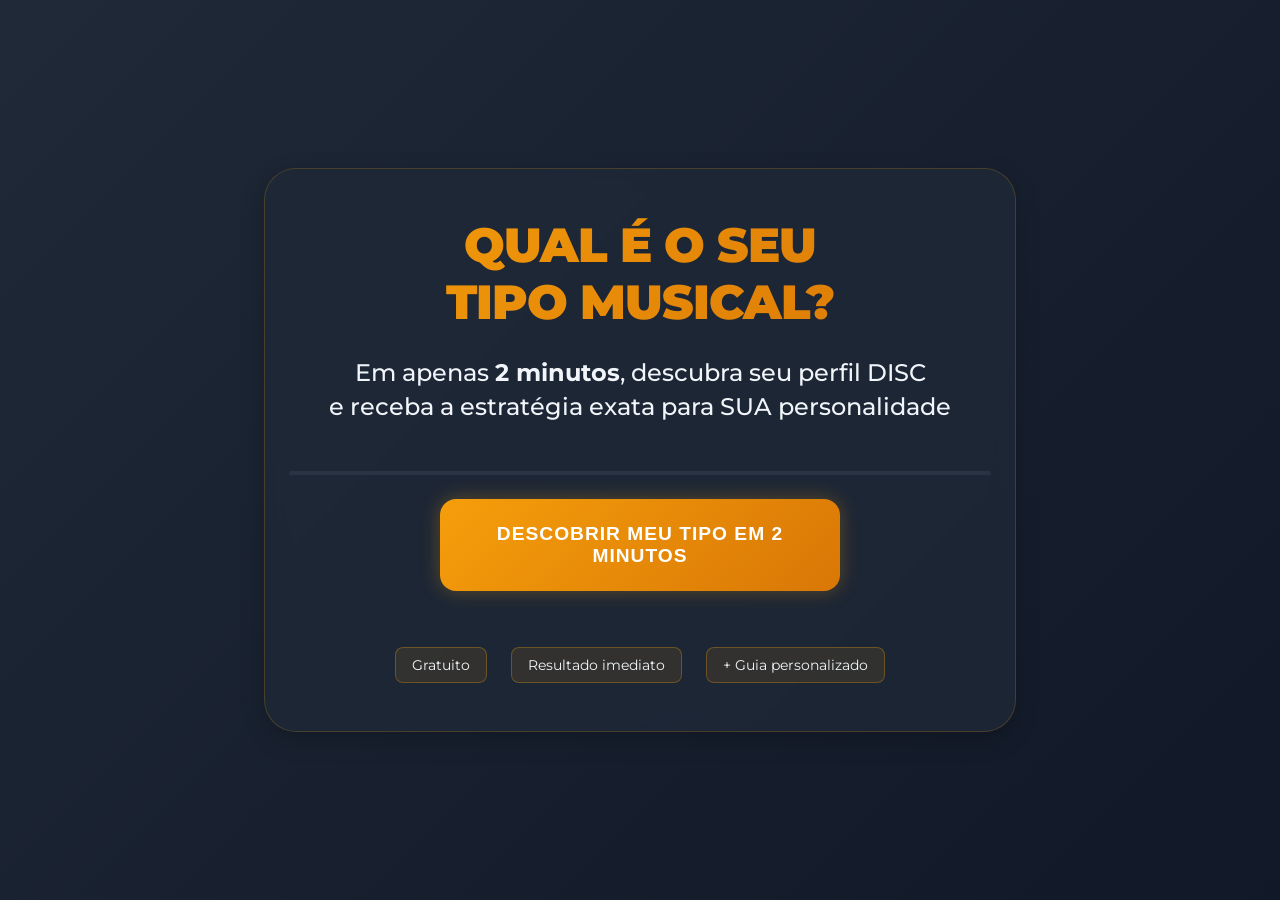
<file: index.html>
<!--
═══════════════════════════════════════════════════════════════════════════════════════════════════════
                                     MAESTRO PALCO - QUIZ DISC 
                                   Quiz de Personalidade Musical
═══════════════════════════════════════════════════════════════════════════════════════════════════════

🎯 FLUXO ATUALIZADO:
   1. Quiz de 4 perguntas DISC
   2. Resultado personalizado (interno)
   3. Redirecionamento DIRETO para página de captura
   4. SEM webhook n8n - redirecionamento JavaScript puro

🔗 PÁGINAS DE CAPTURA:
   - Tipo D: https://leads-alto-d-maestro-palco.rota50ia.com
   - Tipo I: https://leads-alto-i-maestro-palco.rota50ia.com  
   - Tipo S: https://leads-alto-s-maestro-palco.rota50ia.com
   - Tipo C: https://leads-alto-c-maestro-palco.rota50ia.com

🔧 FUNCIONALIDADES:
   ✅ Quiz DISC de 4 perguntas com validação obrigatória
   ✅ 4 resultados personalizados (Conquistador, Conectado, Construtor, Estrategista)
   ✅ Tracking completo: Facebook Pixel + Google Analytics + Google Ads
   ✅ Redirecionamento DIRETO sem webhook
   ✅ Prevenção de abandono + UX otimizada
   ✅ Design system MAESTRO completo
   ✅ Responsivo mobile-first

🚀 TRACKING IMPLEMENTADO:
   - Facebook Pixel com eventos personalizados por tipo DISC
   - Google Analytics com parâmetros de personalidade
   - Google Ads com conversões segmentadas
   - Tempo de resposta por pergunta
   - Predição neurológica baseada em velocidade
   - Lead generation com valores personalizados

━━━━━━━━━━━━━━━━━━━━━━━━━━━━━━━━━━━━━━━━━━━━━━━━━━━━━━━━━━━━━━━━━━━━━━━━━━━━━━━━
-->
<html lang="pt-BR">
<head>
    <meta charset="UTF-8">
    <meta name="viewport" content="width=device-width, initial-scale=1.0">
    <title>Quiz DISC Musical - Maestro Palco</title>
    
    <!-- Meta Tags SEO -->
    <meta name="description" content="Descubra sua personalidade musical em 2 minutos. Quiz DISC personalizado para músicos com estratégia específica para seu perfil.">
    <meta name="keywords" content="quiz musical, personalidade musical, DISC, músico, carreira musical">
    <meta name="author" content="Maestro Palco">
    
    <!-- Open Graph -->
    <meta property="og:title" content="Quiz DISC Musical - Descubra Sua Personalidade em 2 Minutos">
    <meta property="og:description" content="Em 2 minutos: seu perfil + a estratégia exata para SUA personalidade musical">
    <meta property="og:type" content="website">
    <meta property="og:url" content="https://maestropalco.rota50ia.com/quiz">
    
    <!-- Fonts - MAESTRO Brandbook -->
    <link rel="preconnect" href="https://fonts.googleapis.com">
    <link rel="preconnect" href="https://fonts.gstatic.com" crossorigin>
    <link href="https://fonts.googleapis.com/css2?family=Montserrat:wght@300;400;500;600;700;900&family=JetBrains+Mono:wght@400;500&display=swap" rel="stylesheet">
    
    <style>
        /* ══════════════════════════════════════════════
           MAESTRO DESIGN TOKENS (CSS Custom Properties)
           Filosofia Visual: Podium Stage - BRANDBOOK OFICIAL
        ══════════════════════════════════════════════ */
        :root {
            /* === CORES PRIMÁRIAS - MAESTRO BRANDBOOK === */
            --color-primary: #D97706; /* Amber 600 - Tom principal */
            --color-secondary: #1F2937; /* Gray 800 - Contraste */
            --color-accent: #F59E0B; /* Amber 500 - Destaque */
            
            /* === PALETA DE PERSONALIDADES DISC (NEUROLÓGICA) === */
            --color-d: #DC2626; /* Red 600 - Dominante/Conquistador (Adrenalina) */
            --color-i: #EA580C; /* Orange 600 - Influente/Conectado (Dopamina) */
            --color-s: #FACC15; /* Yellow 400 - Estável/Construtor (Serotonina) */
            --color-c: #3B82F6; /* Blue 500 - Consciencioso/Estrategista (Competência) */
            
            /* === GRAYSCALE === */
            --color-dark: #0F172A; /* Slate 900 */
            --color-medium: #475569; /* Slate 600 */
            --color-light: #F1F5F9; /* Slate 100 */
            --color-white: #FFFFFF;
            
            /* === GRADIENTES === */
            --gradient-gold: linear-gradient(135deg, #F59E0B, #D97706);
            --gradient-dark: linear-gradient(135deg, #1F2937, #111827);
            
            /* === TIPOGRAFIA === */
            --font-family-primary: 'Montserrat', sans-serif;
            --font-family-mono: 'JetBrains Mono', monospace;
            
            --font-weight-light: 300;
            --font-weight-regular: 400;
            --font-weight-medium: 500;
            --font-weight-semibold: 600;
            --font-weight-bold: 700;
            --font-weight-black: 900;
            
            /* === ESPAÇAMENTOS === */
            --spacing-xs: 0.25rem; /* 4px */
            --spacing-sm: 0.5rem;  /* 8px */
            --spacing-md: 1rem;    /* 16px */
            --spacing-lg: 1.5rem;  /* 24px */
            --spacing-xl: 2rem;    /* 32px */
            --spacing-2xl: 3rem;   /* 48px */
            --spacing-3xl: 4rem;   /* 64px */
            
            /* === BORDAS === */
            --border-radius-sm: 8px;
            --border-radius-md: 16px;
            --border-radius-lg: 24px;
            --border-radius-xl: 32px;
            
            /* === SOMBRAS === */
            --shadow-sm: 0 2px 4px rgba(0, 0, 0, 0.1);
            --shadow-md: 0 4px 12px rgba(0, 0, 0, 0.15);
            --shadow-lg: 0 8px 24px rgba(0, 0, 0, 0.2);
            --shadow-glow: 0 0 20px rgba(245, 158, 11, 0.3);
        }
        
        /* === BASE STYLES === */
        * {
            margin: 0;
            padding: 0;
            box-sizing: border-box;
        }
        
        body {
            font-family: var(--font-family-primary);
            background: var(--gradient-dark);
            color: var(--color-white);
            min-height: 100vh;
            display: flex;
            align-items: center;
            justify-content: center;
        }
        
        .container {
            width: 100%;
            max-width: 800px;
            margin: 0 auto;
            padding: var(--spacing-lg);
            position: relative;
        }
        
        /* === QUIZ SCREENS === */
        .quiz-screen {
            display: none;
            text-align: center;
            padding: var(--spacing-2xl) var(--spacing-lg);
            background: rgba(31, 41, 55, 0.8);
            backdrop-filter: blur(10px);
            border-radius: var(--border-radius-xl);
            border: 1px solid rgba(245, 158, 11, 0.2);
            box-shadow: var(--shadow-lg);
        }
        
        .quiz-screen.active {
            display: block;
            animation: fadeInUp 0.6s ease both;
        }
        
        /* === INTRO SCREEN === */
        .intro-title {
            font-size: 3rem;
            font-weight: var(--font-weight-black);
            background: var(--gradient-gold);
            -webkit-background-clip: text;
            -webkit-text-fill-color: transparent;
            background-clip: text;
            margin-bottom: var(--spacing-lg);
            line-height: 1.2;
            text-transform: uppercase;
            letter-spacing: -1px;
        }
        
        .intro-subtitle {
            font-size: 1.5rem;
            color: var(--color-light);
            margin-bottom: var(--spacing-2xl);
            font-weight: var(--font-weight-medium);
            line-height: 1.4;
        }
        
        .cta-button {
            background: var(--gradient-gold);
            color: var(--color-white);
            font-weight: var(--font-weight-bold);
            font-size: 1.2rem;
            padding: var(--spacing-lg) var(--spacing-2xl);
            border: none;
            border-radius: var(--border-radius-md);
            cursor: pointer;
            transition: all 0.3s ease;
            text-transform: uppercase;
            letter-spacing: 1px;
            margin-bottom: var(--spacing-xl);
            width: 100%;
            max-width: 400px;
            box-shadow: var(--shadow-glow);
        }
        
        .cta-button:hover {
            transform: translateY(-2px);
            box-shadow: 0 6px 20px rgba(245, 158, 11, 0.4);
        }
        
        .benefits {
            display: flex;
            justify-content: center;
            gap: var(--spacing-lg);
            flex-wrap: wrap;
            font-size: 0.9rem;
            color: var(--color-light);
            margin-top: var(--spacing-lg);
        }
        
        .benefits span {
            padding: var(--spacing-sm) var(--spacing-md);
            background: rgba(245, 158, 11, 0.1);
            border: 1px solid rgba(245, 158, 11, 0.3);
            border-radius: var(--border-radius-sm);
        }
        
        /* === QUESTION STYLES === */
        .question-header {
            margin-bottom: var(--spacing-2xl);
        }
        
        .question-number {
            color: var(--color-accent);
            font-weight: var(--font-weight-bold);
            font-size: 1rem;
            margin-bottom: var(--spacing-md);
            display: flex;
            align-items: center;
            justify-content: center;
            gap: var(--spacing-sm);
        }
        
        .question-title {
            font-size: 2rem;
            font-weight: var(--font-weight-bold);
            margin-bottom: var(--spacing-2xl);
            line-height: 1.3;
            color: var(--color-white);
        }
        
        .options {
            display: grid;
            gap: var(--spacing-md);
            margin-bottom: var(--spacing-2xl);
        }
        
        .option {
            background: rgba(71, 85, 105, 0.3);
            border: 2px solid transparent;
            border-radius: var(--border-radius-md);
            padding: var(--spacing-xl);
            cursor: pointer;
            transition: all 0.3s ease;
            text-align: left;
            position: relative;
            overflow: hidden;
        }
        
        .option:hover {
            background: rgba(71, 85, 105, 0.5);
            border-color: rgba(245, 158, 11, 0.5);
            transform: translateY(-2px);
        }
        
        .option.selected {
            background: rgba(245, 158, 11, 0.2);
            border-color: var(--color-accent);
            box-shadow: var(--shadow-glow);
        }
        
        .option-label {
            font-weight: var(--font-weight-bold);
            color: var(--color-accent);
            margin-bottom: var(--spacing-sm);
            font-size: 1.1rem;
            display: flex;
            align-items: center;
            gap: var(--spacing-sm);
        }
        
        .option-text {
            color: var(--color-light);
            line-height: 1.6;
            font-size: 1rem;
            text-transform: uppercase;
            letter-spacing: 0.5px;
        }
        
        /* === RESULT SCREEN === */
        .result {
            text-align: center;
            position: relative;
        }
        
        .result-icon {
            font-size: 5rem;
            margin-bottom: 25px;
            animation: pulse 2s ease infinite;
            filter: drop-shadow(0 4px 8px rgba(0,0,0,0.3));
        }
        
        @keyframes pulse {
            0%, 100% { transform: scale(1); }
            50% { transform: scale(1.05); }
        }
        
        .result-title {
            font-size: 2.5rem;
            font-weight: var(--font-weight-black);
            margin-bottom: 35px;
            line-height: 1.2;
            text-transform: uppercase;
            letter-spacing: 1px;
        }
        
        .result-description {
            text-align: left;
            margin-bottom: 30px;
            font-size: 1.1rem;
            line-height: 1.7;
        }
        
        .lead-magnet {
            background: rgba(31, 41, 55, 0.6);
            border: 2px solid rgba(245, 158, 11, 0.3);
            border-radius: var(--border-radius-lg);
            padding: var(--spacing-xl);
            margin: var(--spacing-2xl) 0;
            position: relative;
            overflow: hidden;
        }
        
        .lead-magnet::before {
            content: '';
            position: absolute;
            top: 0;
            left: 0;
            right: 0;
            height: 4px;
            background: var(--gradient-gold);
        }
        
        .lead-magnet h3 {
            color: var(--color-accent);
            font-size: 1.3rem;
            margin-bottom: var(--spacing-md);
            text-transform: uppercase;
            font-weight: var(--font-weight-bold);
        }
        
        .lead-magnet ul {
            list-style: none;
            margin: var(--spacing-lg) 0;
        }
        
        .lead-magnet li {
            padding: var(--spacing-sm) 0;
            position: relative;
            padding-left: var(--spacing-lg);
            color: var(--color-light);
            line-height: 1.6;
        }
        
        .lead-magnet li::before {
            content: '✓';
            position: absolute;
            left: 0;
            color: var(--color-accent);
            font-weight: bold;
        }
        
        .download-button {
            background: var(--gradient-gold);
            color: var(--color-white);
            font-weight: var(--font-weight-bold);
            font-size: 1.1rem;
            padding: var(--spacing-lg) var(--spacing-xl);
            border: none;
            border-radius: var(--border-radius-md);
            cursor: pointer;
            transition: all 0.3s ease;
            text-transform: uppercase;
            letter-spacing: 0.5px;
            width: 100%;
            box-shadow: var(--shadow-glow);
        }
        
        .download-button:hover {
            transform: translateY(-2px);
            box-shadow: 0 8px 25px rgba(245, 158, 11, 0.4);
        }
        
        .continue-button {
            background: var(--gradient-gold);
            color: var(--color-white);
            font-weight: var(--font-weight-bold);
            font-size: 1.1rem;
            padding: var(--spacing-lg) var(--spacing-2xl);
            border: none;
            border-radius: var(--border-radius-md);
            cursor: pointer;
            transition: all 0.3s ease;
            text-transform: uppercase;
            letter-spacing: 0.5px;
            width: 100%;
            max-width: 300px;
        }
        
        .continue-button:disabled {
            opacity: 0.5;
            cursor: not-allowed;
        }
        
        .continue-button:not(:disabled):hover {
            transform: translateY(-2px);
            box-shadow: var(--shadow-glow);
        }
        
        /* === RESPONSIVE === */
        @media (max-width: 768px) {
            .container {
                padding: var(--spacing-md);
            }
            
            .quiz-screen {
                padding: var(--spacing-xl) var(--spacing-md);
            }
            
            .intro-title {
                font-size: 2.2rem;
            }
            
            .intro-subtitle {
                font-size: 1.2rem;
            }
            
            .question-title {
                font-size: 1.8rem;
                margin-bottom: 35px;
            }
            
            .result-title {
                font-size: 2rem;
            }
            
            .result-icon {
                font-size: 4rem;
            }
            
            .option {
                padding: 20px 15px;
            }
            
            .benefits {
                flex-direction: column;
                align-items: center;
                gap: var(--spacing-sm);
            }
        }
        
        /* === ANIMATIONS === */
        @keyframes fadeInUp {
            from {
                opacity: 0;
                transform: translateY(30px);
            }
            to {
                opacity: 1;
                transform: translateY(0);
            }
        }
        
        @keyframes goldGlow {
            0%, 100% { box-shadow: 0 4px 15px rgba(245, 158, 11, 0.3); }
            50% { box-shadow: 0 6px 25px rgba(245, 158, 11, 0.6); }
        }
        
        .option:nth-child(1) { animation-delay: 0.1s; }
        .option:nth-child(2) { animation-delay: 0.2s; }
        .option:nth-child(3) { animation-delay: 0.3s; }
        .option:nth-child(4) { animation-delay: 0.4s; }
        
        .result-icon {
            animation: fadeInUp 1s ease 0.2s both;
        }
        
        .result-title {
            animation: fadeInUp 0.8s ease 0.4s both;
        }
        
        .lead-magnet {
            animation: fadeInUp 0.6s ease 0.6s both;
        }
        
        .download-button {
            animation: fadeInUp 0.6s ease 0.8s both, goldGlow 3s ease infinite 2s;
        }
        
        /* === TYPE SPECIFIC COLORS === */
        .result.tipo-d { 
            --accent-color: var(--color-d);
            --accent-gradient: linear-gradient(135deg, var(--color-d), #EF4444);
        }
        .result.tipo-i { 
            --accent-color: var(--color-i);
            --accent-gradient: linear-gradient(135deg, var(--color-i), #F97316);
        }
        .result.tipo-s { 
            --accent-color: var(--color-s);
            --accent-gradient: linear-gradient(135deg, var(--color-s), #FDE047);
        }
        .result.tipo-c { 
            --accent-color: var(--color-c);
            --accent-gradient: linear-gradient(135deg, var(--color-c), #60A5FA);
        }
        
        .result .result-title {
            background: var(--accent-gradient, var(--gradient-gold));
            -webkit-background-clip: text;
            -webkit-text-fill-color: transparent;
            background-clip: text;
        }
        
        .result .download-button {
            background: var(--accent-gradient, var(--gradient-gold));
        }
        
        .result .lead-magnet {
            border-color: var(--accent-color, var(--color-primary));
        }
        
        .result .lead-magnet::before {
            background: var(--accent-gradient, var(--gradient-gold));
        }
        
        /* === CONTINUE BUTTON === */
        .continue-button {
            background: var(--gradient-gold);
            color: var(--color-white);
            font-weight: var(--font-weight-bold);
            font-size: 1.1rem;
            padding: var(--spacing-lg) var(--spacing-2xl);
            border: none;
            border-radius: var(--border-radius-md);
            cursor: pointer;
            transition: all 0.3s ease;
            text-transform: uppercase;
            letter-spacing: 0.5px;
            width: 100%;
            max-width: 300px;
            margin: 0 auto;
        }
        
        .continue-button:disabled {
            opacity: 0.5;
            cursor: not-allowed;
            background: rgba(107, 114, 128, 0.5);
        }
        
        .continue-button:not(:disabled):hover {
            transform: translateY(-2px);
            box-shadow: var(--shadow-glow);
        }
        
        /* === TOOLTIP === */
        .tooltip {
            position: relative;
            cursor: help;
        }
        
        .tooltip:hover::after {
            content: attr(data-tooltip);
            position: absolute;
            bottom: 125%;
            left: 50%;
            transform: translateX(-50%);
            background: var(--color-dark);
            color: var(--color-white);
            padding: var(--spacing-sm) var(--spacing-md);
            border-radius: var(--border-radius-sm);
            font-size: 0.8rem;
            white-space: nowrap;
            z-index: 1000;
            border: 1px solid var(--color-accent);
        }
        
        /* === PROGRESS BAR === */
        .progress-container {
            width: 100%;
            height: 4px;
            background: rgba(71, 85, 105, 0.3);
            border-radius: 2px;
            margin: var(--spacing-lg) 0;
            overflow: hidden;
        }
        
        .progress-bar {
            height: 100%;
            background: var(--gradient-gold);
            transition: width 0.5s ease;
            border-radius: 2px;
        }
        
    </style>
</head>
<body>
    <div class="container">
        <!-- === INTRO SCREEN === -->
        <div class="quiz-screen active" id="intro">
            <h1 class="intro-title">Qual é o seu<br>tipo musical?</h1>
            
            <p class="intro-subtitle">
                Em apenas <strong>2 minutos</strong>, descubra seu perfil DISC<br>
                e receba a estratégia exata para SUA personalidade
            </p>
            
            <div class="progress-container">
                <div class="progress-bar" style="width: 0%"></div>
            </div>
            
            <button class="cta-button" onclick="startQuiz()">DESCOBRIR MEU TIPO EM 2 MINUTOS</button>
            
            <div class="benefits">
                <span>Gratuito</span>
                <span>Resultado imediato</span>
                <span>+ Guia personalizado</span>
            </div>
        </div>
        
        <!-- === QUIZ SCREENS === -->
        
        <!-- Question 1 -->
        <div class="quiz-screen" id="question-1">
            <div class="question-header">
                <div class="progress-container">
                    <div class="progress-bar" style="width: 25%"></div>
                </div>
            </div>
            <div class="question-number">Pergunta 1 de 4 <span class="tooltip" data-tooltip="Seja honesto!">🎯</span></div>
            <h2 class="question-title">Quando você está em uma apresentação musical, você:</h2>
            
            <div class="options">
                <div class="option" onclick="selectOption(1, 'D')" data-value="D">
                    <div class="option-label">🔴 Comando total</div>
                    <div class="option-text">"Tomo o controle e lidero a performance com confiança e autoridade"</div>
                </div>
                <div class="option" onclick="selectOption(1, 'I')" data-value="I">
                    <div class="option-label">🟠 Conexão com o público</div>
                    <div class="option-text">"Foco em criar uma conexão emocional e interagir com a plateia"</div>
                </div>
                <div class="option" onclick="selectOption(1, 'S')" data-value="S">
                    <div class="option-label">🟡 Apoio ao grupo</div>
                    <div class="option-text">"Prefiro apoiar o grupo e manter a harmonia durante toda a apresentação"</div>
                </div>
                <div class="option" onclick="selectOption(1, 'C')" data-value="C">
                    <div class="option-label">🔵 Precisão técnica</div>
                    <div class="option-text">"Concentro na execução perfeita e nos detalhes técnicos da performance"</div>
                </div>
            </div>
            <button class="continue-button" onclick="nextQuestion(1)" disabled>PRÓXIMA PERGUNTA</button>
        </div>
        
        <!-- Question 2 -->
        <div class="quiz-screen" id="question-2">
            <div class="question-header">
                <div class="progress-container">
                    <div class="progress-bar" style="width: 50%"></div>
                </div>
            </div>
            <div class="question-number">Pergunta 2 de 4 <span class="tooltip" data-tooltip="Pense no dia a dia">💭</span></div>
            <h2 class="question-title">Na sua rotina de estudos musicais, você prefere:</h2>
            
            <div class="options">
                <div class="option" onclick="selectOption(2, 'D')" data-value="D">
                    <div class="option-label">🔴 Metas desafiadoras</div>
                    <div class="option-text">"Estabelecer metas audaciosas e trabalhar intensamente para conquistá-las"</div>
                </div>
                <div class="option" onclick="selectOption(2, 'I')" data-value="I">
                    <div class="option-label">🟠 Aprendizado social</div>
                    <div class="option-text">"Estudar com outros músicos, trocar experiências e aprender em grupo"</div>
                </div>
                <div class="option" onclick="selectOption(2, 'S')" data-value="S">
                    <div class="option-label">🟡 Rotina estruturada</div>
                    <div class="option-text">"Manter uma rotina consistente e equilibrada, sem pressa ou pressão"</div>
                </div>
                <div class="option" onclick="selectOption(2, 'C')" data-value="C">
                    <div class="option-label">🔵 Método sistemático</div>
                    <div class="option-text">"Seguir um método detalhado e acompanhar meu progresso com métricas"</div>
                </div>
            </div>
            <button class="continue-button" onclick="nextQuestion(2)" disabled>PRÓXIMA PERGUNTA</button>
        </div>
        
        <!-- Question 3 -->
        <div class="quiz-screen" id="question-3">
            <div class="question-header">
                <div class="progress-container">
                    <div class="progress-bar" style="width: 75%"></div>
                </div>
            </div>
            <div class="question-number">Pergunta 3 de 4 <span class="tooltip" data-tooltip="Quase lá!">⚡</span></div>
            <h2 class="question-title">Quando enfrenta um desafio musical difícil:</h2>
            
            <div class="options">
                <div class="option" onclick="selectOption(3, 'D')" data-value="D">
                    <div class="option-label">🔴 Ataco direto</div>
                    <div class="option-text">"Enfrento de forma direta e rápida, tomando decisões firmes"</div>
                </div>
                <div class="option" onclick="selectOption(3, 'I')" data-value="I">
                    <div class="option-label">🟠 Busco inspiração</div>
                    <div class="option-text">"Converso com outros músicos e busco inspiração em diferentes fontes"</div>
                </div>
                <div class="option" onclick="selectOption(3, 'S')" data-value="S">
                    <div class="option-label">🟡 Persisto com calma</div>
                    <div class="option-text">"Mantenho a calma e trabalho de forma consistente até resolver"</div>
                </div>
                <div class="option" onclick="selectOption(3, 'C')" data-value="C">
                    <div class="option-label">🔵 Analiso profundamente</div>
                    <div class="option-text">"Analiso cada detalhe, pesquiso soluções e planejo cuidadosamente"</div>
                </div>
            </div>
            <button class="continue-button" onclick="nextQuestion(3)" disabled>PRÓXIMA PERGUNTA</button>
        </div>
        
        <!-- Question 4 -->
        <div class="quiz-screen" id="question-4">
            <div class="question-header">
                <div class="progress-container">
                    <div class="progress-bar" style="width: 100%"></div>
                </div>
            </div>
            <div class="question-number">Pergunta 4 de 4 <span class="tooltip" data-tooltip="Última pergunta!">🏁</span></div>
            <h2 class="question-title">Para crescer profissionalmente na música, você prefere:</h2>
            
            <div class="options">
                <div class="option" onclick="selectOption(4, 'D')" data-value="D">
                    <div class="option-label">🔴 Resultados rápidos</div>
                    <div class="option-text">"Focar no que traz resultado RÁPIDO, sem muita enrolação ou teoria"</div>
                </div>
                <div class="option" onclick="selectOption(4, 'I')" data-value="I">
                    <div class="option-label">🟠 Aprendizado colaborativo</div>
                    <div class="option-text">"Compartilhar a jornada com outros músicos e aprender através de experiências"</div>
                </div>
                <div class="option" onclick="selectOption(4, 'S')" data-value="S">
                    <div class="option-label">🟡 Crescimento sustentável</div>
                    <div class="option-text">"Crescer de forma sustentável, equilibrando carreira e vida pessoal"</div>
                </div>
                <div class="option" onclick="selectOption(4, 'C')" data-value="C">
                    <div class="option-label">🔵 Sistema estruturado</div>
                    <div class="option-text">"Ter um sistema estruturado com métricas para acompanhar meu progresso"</div>
                </div>
            </div>
            <button class="continue-button" onclick="nextQuestion(4)" disabled style="opacity: 0.5;">VER MEU RESULTADO</button>
        </div>
        
        <!-- === RESULT SCREENS === -->
        <!-- Result D -->
        <div class="quiz-screen result tipo-d" id="result-D">
            <div class="result-icon">🔴</div>
            <h2 class="result-title">Você é um CONQUISTADOR<span style="background: #DC2626; color: white; padding: 2px 6px; border-radius: 4px; font-weight: 900; margin-left: 4px;">D</span> Musical!</h2>
            
            <div class="result-description">
                <p><strong>Confirmado:</strong> você tem o perfil de músico que não aceita ser medíocre.</p>
                
                <p>Conquistadores como você são FEITOS para liderar, dominar nichos e ser a primeira opção que todo mundo pensa.</p>
                
                <p><strong>Seu superpoder?</strong> Velocidade + Assertividade + Foco em resultado.</p>
                
                <p>Mas aqui está o problema: 90% dos conselhos musicais são feitos para personalidades passivas. E quando Conquistadores seguem estratégias "suaves", eles MURCHAM.</p>
                
                <p><strong>Você precisa da estratégia AGRESSIVA para seu perfil.</strong></p>
            </div>
            
            <div class="lead-magnet">
                <h3>🎯 Kit do Conquistador Musical</h3>
                <ul>
                    <li>Planilha de precificação dominante</li>
                    <li>Script de negociação que fecha 80% das propostas</li>
                    <li>Estratégia de posicionamento competitivo</li>
                    <li>Cronograma de conquista em 90 dias</li>
                </ul>
                <button class="download-button" onclick="redirectToCapture('D')">RECEBER MEU RESULTADO PERSONALIZADO</button>
            </div>
        </div>
        
        <!-- Result I -->
        <div class="quiz-screen result tipo-i" id="result-I">
            <div class="result-icon">🟠</div>
            <h2 class="result-title">Você é um CONECTA<span style="background: #EA580C; color: white; padding: 2px 6px; border-radius: 4px; font-weight: 900;">I</span>DO Musical!</h2>
            
            <div class="result-description">
                <p><strong>Lindo!</strong> Você tem o dom mais raro no mundo musical: criar CONEXÃO verdadeira.</p>
                
                <p>Conectados como você não são apenas músicos — são <strong>INSPIRADORES</strong> que tocam vidas através da arte.</p>
                
                <p><strong>Seu superpoder?</strong> Autenticidade + Carisma + Impacto emocional.</p>
                
                <p>Mas há um problema: a maioria das estratégias musicais foca só na técnica. E Conectados como você precisam de algo mais profundo.</p>
                
                <p><strong>Você precisa de uma abordagem que honre sua natureza inspiradora.</strong></p>
            </div>
            
            <div class="lead-magnet">
                <h3>🧡 Guia do Conectado Musical</h3>
                <ul>
                    <li>Estratégia de storytelling emocional</li>
                    <li>Template de conteúdo que gera engajamento</li>
                    <li>Sistema de construção de comunidade apaixonada</li>
                    <li>Métodos para transformar fãs em divulgadores</li>
                </ul>
                <button class="download-button" onclick="redirectToCapture('I')">RECEBER MEU RESULTADO PERSONALIZADO</button>
            </div>
        </div>
        
        <!-- Result S -->
        <div class="quiz-screen result tipo-s" id="result-S">
            <div class="result-icon">🟡</div>
            <h2 class="result-title">Você é um CON<span style="background: #FACC15; color: #1A1C1E; padding: 2px 6px; border-radius: 4px; font-weight: 900;">S</span>TRUTOR Musical!</h2>
            
            <div class="result-description">
                <p><strong>Admirável!</strong> Você tem a mentalidade mais sábia do mundo musical: pensar em LEGADO.</p>
                
                <p>Construtores como você entendem que sucesso real não é "estourar" — é criar algo que <strong>DURA PARA SEMPRE.</strong></p>
                
                <p><strong>Seu superpoder?</strong> Consistência + Equilíbrio + Sustentabilidade.</p>
                
                <p>Mas o mundo musical está obcecado com "crescimento rápido" e "viral". E isso faz Construtores se sentirem deslocados.</p>
                
                <p><strong>Você precisa da estratégia SUSTENTÁVEL para seu perfil.</strong></p>
            </div>
            
            <div class="lead-magnet">
                <h3>💛 Plano do Construtor Musical</h3>
                <ul>
                    <li>Cronograma de crescimento gradual seguro</li>
                    <li>Sistema de renda recorrente para músicos</li>
                    <li>Planejamento financeiro musical</li>
                    <li>Estratégias de equilíbrio vida-carreira</li>
                </ul>
                <button class="download-button" onclick="redirectToCapture('S')">RECEBER MEU RESULTADO PERSONALIZADO</button>
            </div>
        </div>
        
        <!-- Result C -->
        <div class="quiz-screen result tipo-c" id="result-C">
            <div class="result-icon">🔵</div>
            <h2 class="result-title">Você é um ESTRATEGISTA<span style="background: #3B82F6; color: white; padding: 2px 6px; border-radius: 4px; font-weight: 900; margin-left: 4px;">C</span> Musical!</h2>
            
            <div class="result-description">
                <p><strong>Impressionante!</strong> Você tem a mente mais analítica do mundo musical: foco total em COMPETÊNCIA.</p>
                
                <p>Estrategistas como você não querem "dicas" — vocês querem <strong>METODOLOGIA COMPROVADA</strong> que funciona de forma previsível.</p>
                
                <p><strong>Seu superpoder?</strong> Precisão + Metodologia + Excelência técnica.</p>
                
                <p>Mas a indústria musical está cheia de conselhos vagos e "motivacionais". E isso frustra Estrategistas como você.</p>
                
                <p><strong>Você precisa de um SISTEMA baseado em dados e metodologia.</strong></p>
            </div>
            
            <div class="lead-magnet">
                <h3>💙 Sistema do Estrategista Musical</h3>
                <ul>
                    <li>Framework científico de crescimento musical</li>
                    <li>Planilha de métricas e KPIs musicais</li>
                    <li>Metodologia de precificação baseada em valor</li>
                    <li>Sistema de otimização contínua</li>
                </ul>
                <button class="download-button" onclick="redirectToCapture('C')">RECEBER MEU RESULTADO PERSONALIZADO</button>
            </div>
        </div>
    </div>
    
    <script>
        // ═══════════════════════════════════════════════════════
        // 🔧 CONFIGURAÇÃO DE TRACKING - ALTERE AQUI OS SEUS IDs
        // ═══════════════════════════════════════════════════════
        const TRACKING_CONFIG = {
            // 📘 Facebook Pixel ID - Encontre em: Facebook Ads Manager > Eventos > Pixels
            FACEBOOK_PIXEL_ID: 'SEU_FACEBOOK_PIXEL_ID_AQUI',
            
            // 📊 Google Analytics ID - Encontre em: Analytics > Admin > Propriedades
            GOOGLE_ANALYTICS_ID: 'G-SEUCODIGO123',
            
            // 📈 Google Ads ID - Encontre em: Google Ads > Ferramentas > Configuração > Conversões
            GOOGLE_ADS_ID: 'AW-123456789'
        };

        // ═══════════════════════════════════════════════════════
        // 🔗 URLs DAS PÁGINAS DE CAPTURA POR TIPO DISC
        // ═══════════════════════════════════════════════════════
        const CAPTURE_PAGES = {
            'D': 'https://leads-alto-d-maestro-palco.rota50ia.com',
            'I': 'https://leads-alto-i-maestro-palco.rota50ia.com', 
            'S': 'https://leads-alto-s-maestro-palco.rota50ia.com',
            'C': 'https://leads-alto-c-maestro-palco.rota50ia.com'
        };
        
        // Global variables
        let answers = [];
        let currentQuestion = 0;
        let startTime = Date.now();
        let quizCompleted = false;
        
        // Prevent accidental exit before completion
        window.addEventListener('beforeunload', function (e) {
            if (!quizCompleted && currentQuestion > 0) {
                e.preventDefault();
                e.returnValue = '';
                return '';
            }
        });
        
        // Start quiz function
        function startQuiz() {
            document.getElementById('intro').classList.remove('active');
            document.getElementById('question-1').classList.add('active');
            currentQuestion = 1;
            startTime = Date.now();
            
            // Track quiz start
            fbq('track', 'InitiateCheckout', {
                content_category: 'DISC Quiz',
                content_name: 'Musical Personality Quiz Start',
                value: 0,
                currency: 'BRL'
            });
            
            gtag('event', 'quiz_start', {
                'quiz_name': 'DISC Musical Personality',
                'start_time': new Date().toISOString()
            });
            
            // Track question start time
            if (!window.questionStartTimes) window.questionStartTimes = {};
            window.questionStartTimes[1] = Date.now();
        }
        
        // Select option function
        function selectOption(questionNum, answer) {
            // Remove previous selections
            const options = document.querySelectorAll(`#question-${questionNum} .option`);
            options.forEach(opt => opt.classList.remove('selected'));
            
            // Add selection to clicked option
            event.currentTarget.classList.add('selected');
            
            // Store answer with response time
            const endTime = Date.now();
            const startTimeForQ = window.questionStartTimes?.[questionNum] || startTime;
            const responseTime = endTime - startTimeForQ;
            
            // Store answer with neurological prediction
            answers[questionNum - 1] = {
                question: questionNum,
                answer: answer,
                responseTime: responseTime,
                neurological: predictNeurologicalType(answer, responseTime)
            };
            
            // Enable continue button
            const continueBtn = document.querySelector(`#question-${questionNum} .continue-button`);
            continueBtn.disabled = false;
            continueBtn.style.opacity = '1';
        }
        
        // Next question function
        function nextQuestion(questionNum) {
            document.getElementById(`question-${questionNum}`).classList.remove('active');
            
            if (questionNum < 4) {
                document.getElementById(`question-${questionNum + 1}`).classList.add('active');
                currentQuestion = questionNum + 1;
                // Track when next question starts
                if (!window.questionStartTimes) window.questionStartTimes = {};
                window.questionStartTimes[questionNum + 1] = Date.now();
            } else {
                // Calculate result
                showResult();
            }
        }
        
        // Neurological prediction function
        function predictNeurologicalType(answer, responseTime) {
            const typeExpectations = {
                'D': { expectedTime: 3000, neurotransmitter: 'adrenaline_testosterone' },
                'I': { expectedTime: 4500, neurotransmitter: 'dopamine_oxytocin' },
                'S': { expectedTime: 7000, neurotransmitter: 'serotonin' },
                'C': { expectedTime: 8500, neurotransmitter: 'dopamine_competence' }
            };
            
            const predicted = typeExpectations[answer];
            const speedCategory = responseTime < predicted.expectedTime ? 'fast' : 'deliberate';
            
            return {
                expectedType: answer,
                neurotransmitter: predicted.neurotransmitter,
                responseTime: responseTime,
                speedCategory: speedCategory,
                expectedVsActual: responseTime / predicted.expectedTime
            };
        }
        
        // Calculate DISC result
        function showResult() {
            const scores = { D: 0, I: 0, S: 0, C: 0 };
            
            // Count answers
            answers.forEach(answer => {
                scores[answer.answer]++;
            });
            
            // Find dominant type with tie-breaker (D > I > C > S)
            const hierarchy = ['D', 'I', 'C', 'S'];
            let dominantType = 'D';
            let maxScore = 0;
            
            hierarchy.forEach(type => {
                if (scores[type] > maxScore) {
                    maxScore = scores[type];
                    dominantType = type;
                } else if (scores[type] === maxScore && hierarchy.indexOf(type) < hierarchy.indexOf(dominantType)) {
                    dominantType = type;
                }
            });
            
            // Calculate completion time
            const completionTime = Math.round((Date.now() - startTime) / 1000);
            
            // Calculate average neurological metrics
            const avgResponseTime = answers.reduce((sum, ans) => sum + ans.responseTime, 0) / answers.length;
            const fastResponses = answers.filter(ans => ans.neurological.speedCategory === 'fast').length;
            
            // Track result in analytics
            fbq('track', 'CompleteRegistration', {
                content_name: 'DISC Quiz Completed',
                personality_type: dominantType,
                completion_time: completionTime,
                avg_response_time: Math.round(avgResponseTime),
                fast_responses: fastResponses,
                value: 0,
                currency: 'BRL'
            });
            
            gtag('event', 'quiz_completion', {
                'personality_type': dominantType,
                'completion_time': completionTime,
                'avg_response_time': Math.round(avgResponseTime),
                'fast_responses_count': fastResponses
            });
            
            gtag('event', 'conversion', {
                'send_to': `${TRACKING_CONFIG.GOOGLE_ADS_ID}/QUIZ_COMPLETION_LABEL`,
                'personality_type': dominantType
            });
            
            // Show result
            document.getElementById(`result-${dominantType}`).classList.add('active');
            quizCompleted = true; // Disable exit prevention
        }
        
        // FUNÇÃO SUPER SIMPLES DE REDIRECIONAMENTO
        function redirectToCapture(type) {
            // URLs fixas para evitar problemas de variável
            const urls = {
                'D': 'https://leads-alto-d-maestro-palco.rota50ia.com',
                'I': 'https://leads-alto-i-maestro-palco.rota50ia.com',
                'S': 'https://leads-alto-s-maestro-palco.rota50ia.com',
                'C': 'https://leads-alto-c-maestro-palco.rota50ia.com'
            };
            
            // Garantir que o tipo existe
            const targetUrl = urls[type] || urls['D'];
            
            console.log('🎯 REDIRECIONANDO:', type, '->', targetUrl);
            
            // Múltiplas tentativas de redirecionamento
            try {
                // Método 1: location.href
                window.location.href = targetUrl;
            } catch (e1) {
                try {
                    // Método 2: location.replace  
                    window.location.replace(targetUrl);
                } catch (e2) {
                    try {
                        // Método 3: location.assign
                        window.location.assign(targetUrl);
                    } catch (e3) {
                        // Método 4: window.open como fallback
                        console.error('Todos os métodos falharam, abrindo em nova aba');
                        window.open(targetUrl, '_self');
                    }
                }
            }
        }
        
        // Manter função antiga como backup (mas não usar)
        function goToCapturePage(type) {
            redirectToCapture(type);
        }
        
        // Facebook Pixel
        !function(f,b,e,v,n,t,s)
        {if(f.fbq)return;n=f.fbq=function(){n.callMethod?
        n.callMethod.apply(n,arguments):n.queue.push(arguments)};
        if(!f._fbq)f._fbq=n;n.push=n;n.loaded=!0;n.version='2.0';
        n.queue=[];t=b.createElement(e);t.async=!0;
        t.src=v;s=b.getElementsByTagName(e)[0];
        s.parentNode.insertBefore(t,s)}(window, document,'script',
        'https://connect.facebook.net/en_US/fbevents.js');
        
        fbq('init', TRACKING_CONFIG.FACEBOOK_PIXEL_ID);
        fbq('track', 'PageView');
        
        // Google Analytics
        window.dataLayer = window.dataLayer || [];
        function gtag(){dataLayer.push(arguments);}
        gtag('js', new Date());
        gtag('config', TRACKING_CONFIG.GOOGLE_ANALYTICS_ID, {
            'page_location': window.location.href
        });
        
    </script>
    
    <!-- Google Analytics -->
    <script async src="https://www.googletagmanager.com/gtag/js?id=G-SEUCODIGO123"></script>

</body>
</html>
</file>
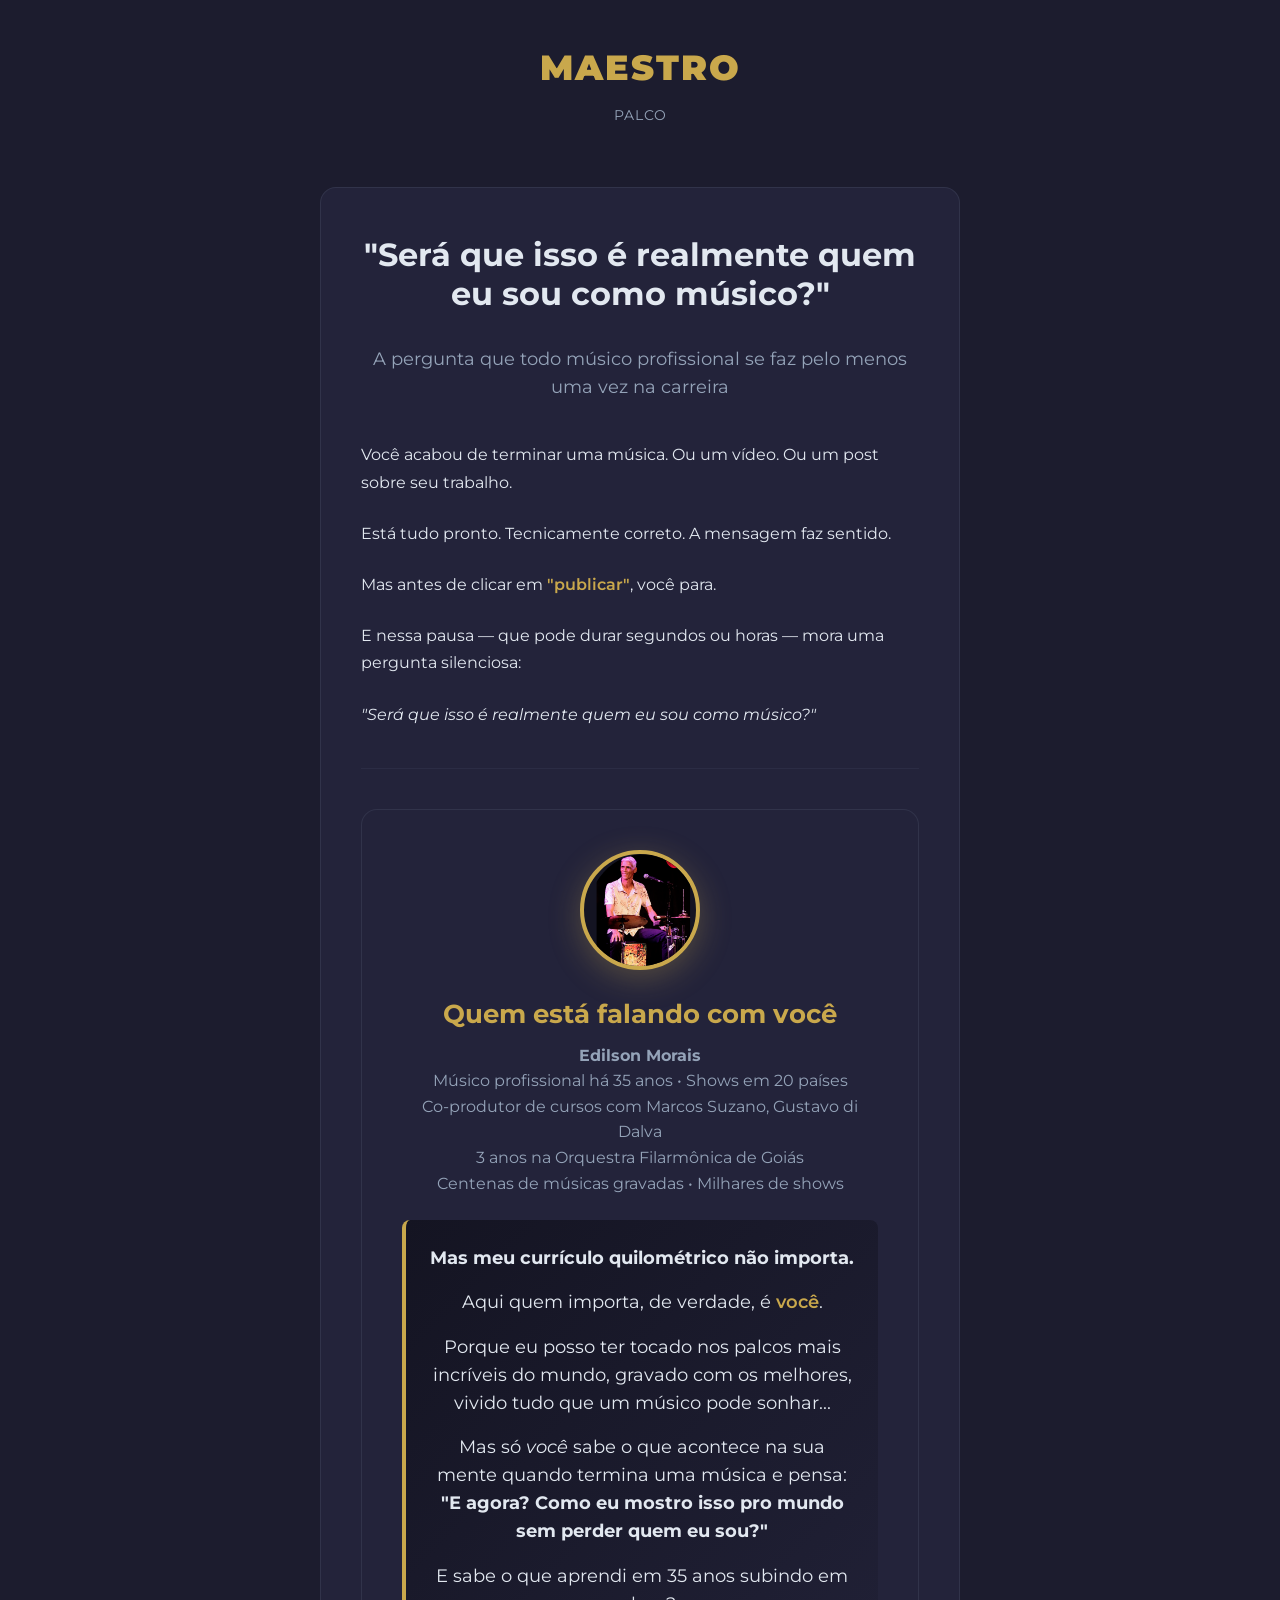
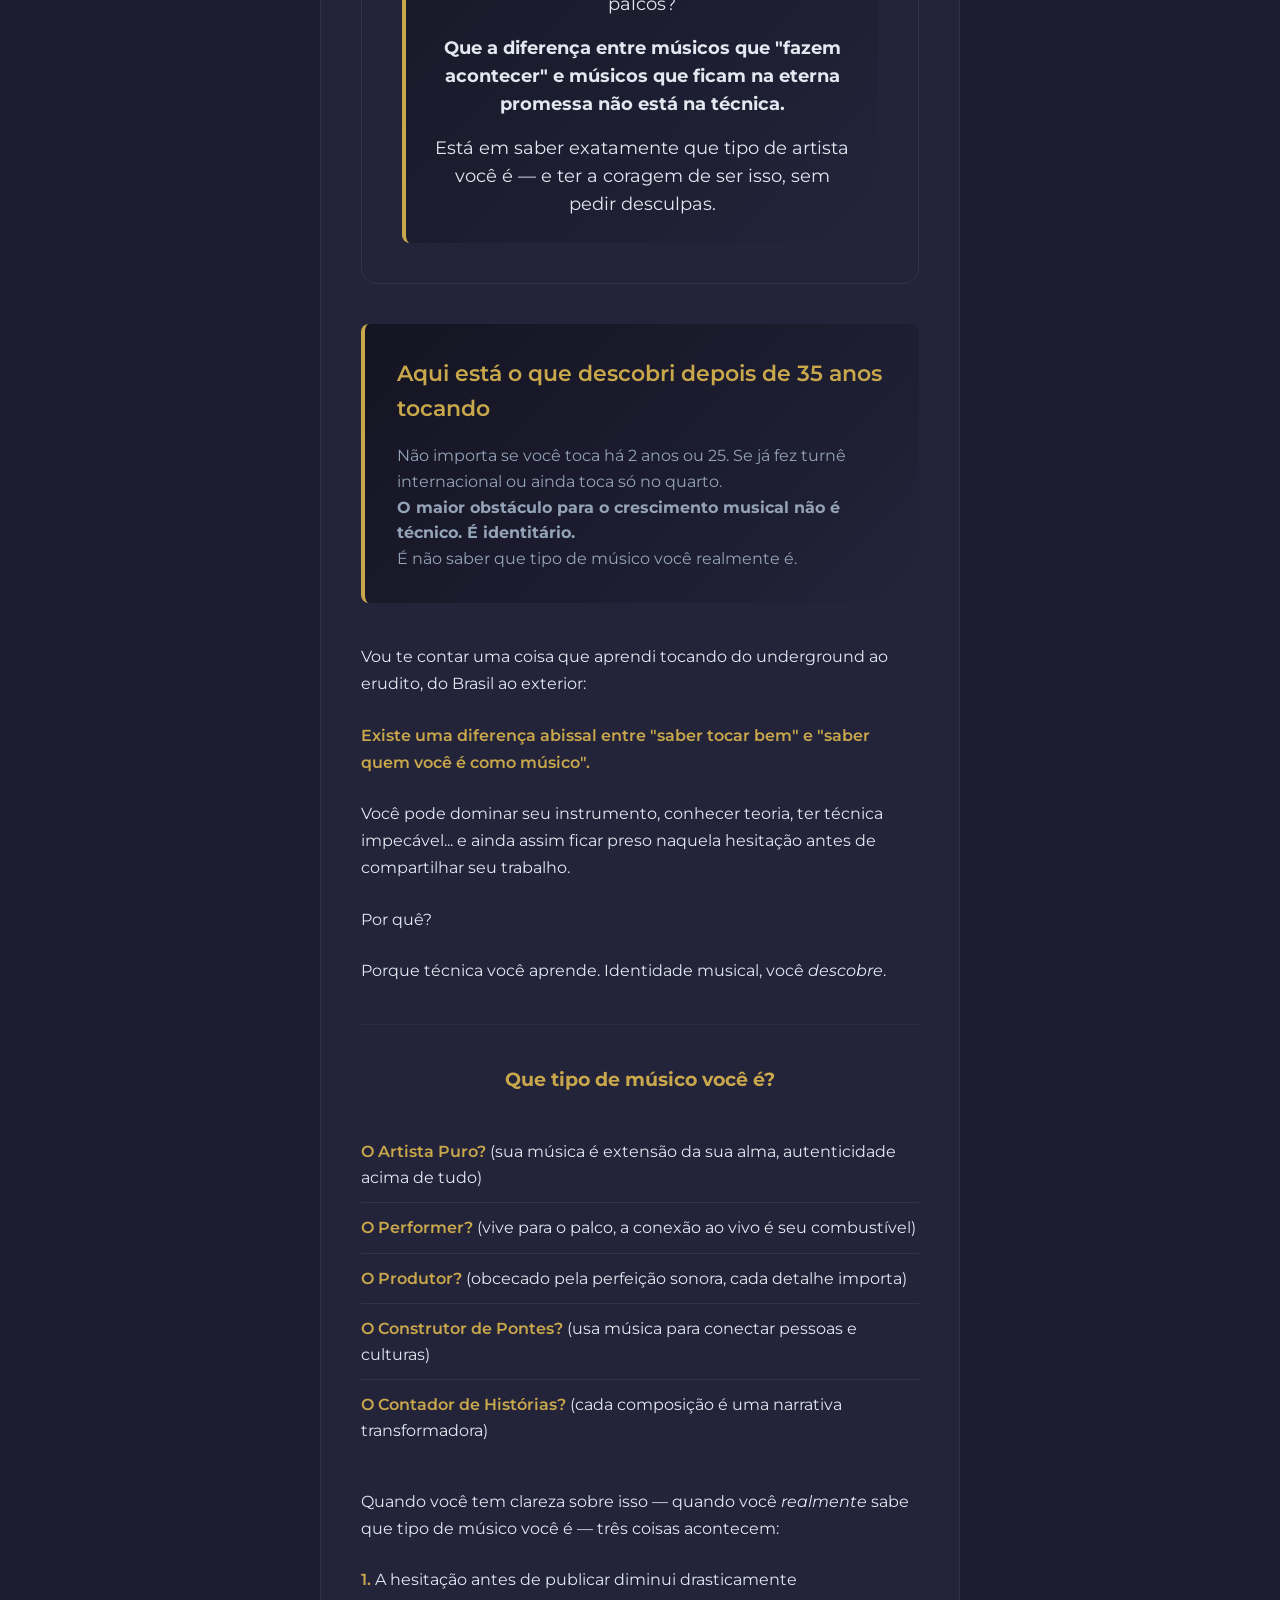
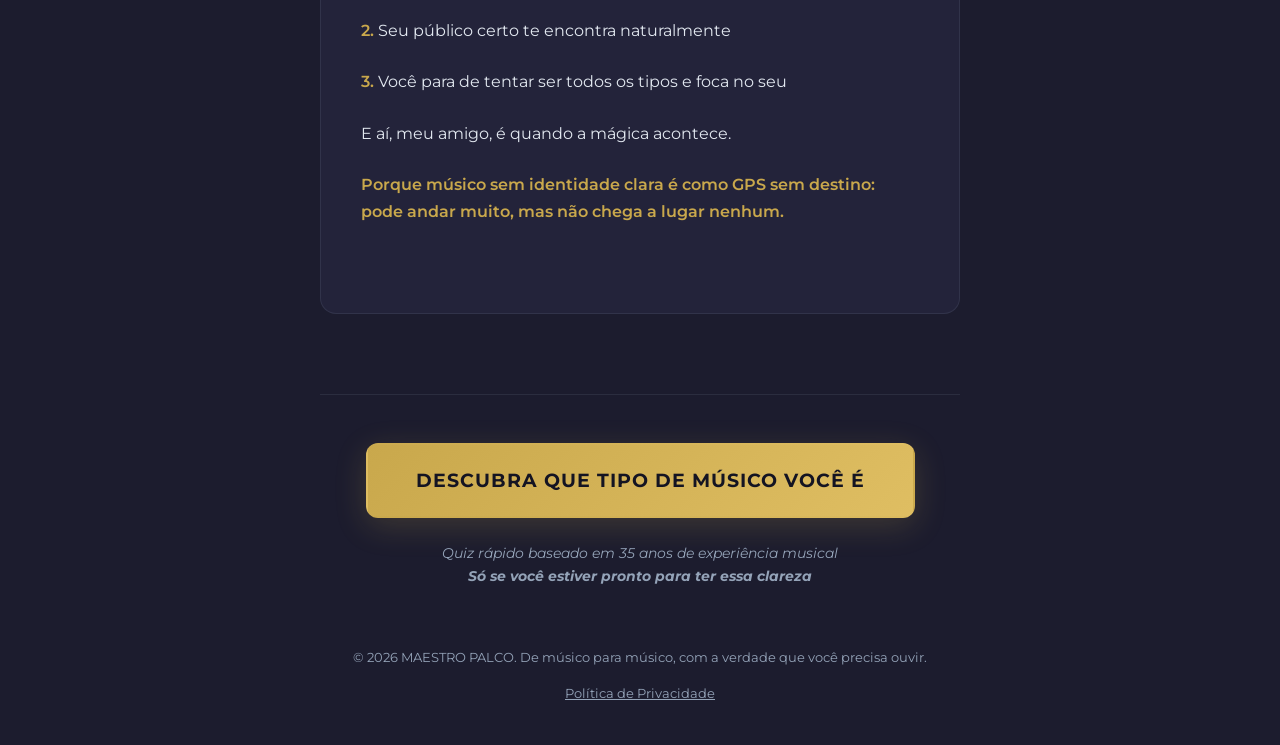
<file: landing-ry-schwartz.html>
<!DOCTYPE html>
<html lang="pt-BR">
<head>
    <meta charset="UTF-8">
    <meta name="viewport" content="width=device-width, initial-scale=1.0">
    <title>Que Tipo de Músico Você É? | MAESTRO PALCO</title>
    <meta name="description" content="Descubra sua identidade musical com quem viveu 35 anos da música por dentro. Teste criado por Edilson Morais para músicos que buscam clareza.">
    
    <!-- Open Graph / Facebook -->
    <meta property="og:type" content="website">
    <meta property="og:url" content="https://captura-quiz-maestro-palco.rota50ia.com/">
    <meta property="og:title" content="Que Tipo de Músico Você É? | MAESTRO PALCO">
    <meta property="og:description" content="Descubra sua identidade musical com quem viveu 35 anos da música por dentro.">
    
    <!-- Google Fonts -->
    <link href="https://fonts.googleapis.com/css2?family=Montserrat:wght@300;400;500;600;700;900&display=swap" rel="stylesheet">
    
    <!-- Styles -->
    <link rel="stylesheet" href="assets/css/style.css">
    
    <!-- Analytics -->
    <script async src="https://www.googletagmanager.com/gtag/js?id=G-SXXB0S0NPL"></script>
    <script>
        window.dataLayer = window.dataLayer || [];
        function gtag(){dataLayer.push(arguments);}
        gtag('js', new Date());
        gtag('config', 'G-SXXB0S0NPL');
    </script>

    <style>
        .author-section {
            background: var(--bg-card);
            border-radius: 16px;
            padding: 40px;
            border: 1px solid var(--border);
            margin: 40px 0;
            text-align: center;
        }

        .author-image {
            width: 120px;
            height: 120px;
            border-radius: 50%;
            margin: 0 auto 24px;
            border: 4px solid var(--accent);
            background: var(--bg-deep);
            display: flex;
            align-items: center;
            justify-content: center;
            font-size: 3rem;
            color: var(--accent);
            overflow: hidden;
            box-shadow: 0 8px 32px rgba(201, 168, 76, 0.3);
        }

        .author-image img {
            width: 110%;
            height: 110%;
            object-fit: cover;
            object-position: center 20%;
            border-radius: 50%;
            transform: translateX(3%) translateY(5%);
        }

        .author-name {
            font-family: var(--font-display);
            font-size: 1.6rem;
            font-weight: 700;
            color: var(--accent);
            margin-bottom: 8px;
        }

        .author-credentials {
            color: var(--text-muted);
            font-size: 1rem;
            line-height: 1.6;
            margin-bottom: 24px;
        }

        .author-truth {
            background: linear-gradient(135deg, var(--bg-deep), var(--bg-card));
            border-left: 4px solid var(--accent);
            padding: 24px;
            border-radius: 8px;
            margin-top: 24px;
        }

        .author-truth p {
            color: var(--text);
            font-size: 1.1rem;
            line-height: 1.6;
            margin-bottom: 16px;
        }

        .author-truth p:last-child {
            margin-bottom: 0;
        }

        .highlight {
            color: var(--accent);
            font-weight: 600;
        }
    </style>
</head>
<body>
    <div class="container">
        <div class="logo">
            <h1>Maestro</h1>
            <p>Palco</p>
        </div>

        <div class="content">
            <h1 class="headline">"Será que isso é realmente quem eu sou como músico?"</h1>
            
            <p class="subheadline">A pergunta que todo músico profissional se faz pelo menos uma vez na carreira</p>

            <div class="story">
                <p>Você acabou de terminar uma música. Ou um vídeo. Ou um post sobre seu trabalho.</p>
                
                <p>Está tudo pronto. Tecnicamente correto. A mensagem faz sentido.</p>
                
                <p>Mas antes de clicar em <strong>"publicar"</strong>, você para.</p>
                
                <p>E nessa pausa — que pode durar segundos ou horas — mora uma pergunta silenciosa:</p>
                
                <p><em>"Será que isso é realmente quem eu sou como músico?"</em></p>
            </div>

            <div class="separator"></div>

            <div class="author-section">
                <div class="author-image">
                    <img src="assets/images/edilson-morais-palco.jpg" alt="Edilson Morais tocando no palco" onerror="this.style.display='none'; this.parentElement.innerHTML='<div style=&quot;width:120px;height:120px;border-radius:50%;background:linear-gradient(135deg,var(--accent),var(--accent-hover));display:flex;align-items:center;justify-content:center;font-size:3rem;color:var(--bg-deep);font-weight:900;&quot;>EM</div>'">
                </div>
                
                <div class="author-name">Quem está falando com você</div>
                
                <div class="author-credentials">
                    <strong>Edilson Morais</strong><br>
                    Músico profissional há 35 anos • Shows em 20 países<br>
                    Co-produtor de cursos com Marcos Suzano, Gustavo di Dalva<br>
                    3 anos na Orquestra Filarmônica de Goiás<br>
                    Centenas de músicas gravadas • Milhares de shows
                </div>

                <div class="author-truth">
                    <p><strong>Mas meu currículo quilométrico não importa.</strong></p>
                    
                    <p>Aqui quem importa, de verdade, é <span class="highlight">você</span>.</p>
                    
                    <p>Porque eu posso ter tocado nos palcos mais incríveis do mundo, gravado com os melhores, vivido tudo que um músico pode sonhar...</p>
                    
                    <p>Mas só <em>você</em> sabe o que acontece na sua mente quando termina uma música e pensa: <strong>"E agora? Como eu mostro isso pro mundo sem perder quem eu sou?"</strong></p>
                    
                    <p>E sabe o que aprendi em 35 anos subindo em palcos?</p>
                    
                    <p><strong>Que a diferença entre músicos que "fazem acontecer" e músicos que ficam na eterna promessa não está na técnica.</strong></p>
                    
                    <p>Está em saber exatamente que tipo de artista você é — e ter a coragem de ser isso, sem pedir desculpas.</p>
                </div>
            </div>

            <div class="insight">
                <h3>Aqui está o que descobri depois de 35 anos tocando</h3>
                <p>Não importa se você toca há 2 anos ou 25. Se já fez turnê internacional ou ainda toca só no quarto.</p>
                <p><strong>O maior obstáculo para o crescimento musical não é técnico. É identitário.</strong></p>
                <p>É não saber que tipo de músico você realmente é.</p>
            </div>

            <div class="story">
                <p>Vou te contar uma coisa que aprendi tocando do underground ao erudito, do Brasil ao exterior:</p>
                
                <p><strong>Existe uma diferença abissal entre "saber tocar bem" e "saber quem você é como músico".</strong></p>
                
                <p>Você pode dominar seu instrumento, conhecer teoria, ter técnica impecável... e ainda assim ficar preso naquela hesitação antes de compartilhar seu trabalho.</p>
                
                <p>Por quê?</p>
                
                <p>Porque técnica você aprende. Identidade musical, você <em>descobre</em>.</p>
            </div>

            <div class="separator"></div>

            <h3 style="color: var(--accent); font-family: var(--font-display); text-align: center; margin: 40px 0 24px;">Que tipo de músico você é?</h3>
            
            <ul class="types-list">
                <li><strong>O Artista Puro?</strong> (sua música é extensão da sua alma, autenticidade acima de tudo)</li>
                <li><strong>O Performer?</strong> (vive para o palco, a conexão ao vivo é seu combustível)</li>
                <li><strong>O Produtor?</strong> (obcecado pela perfeição sonora, cada detalhe importa)</li>
                <li><strong>O Construtor de Pontes?</strong> (usa música para conectar pessoas e culturas)</li>
                <li><strong>O Contador de Histórias?</strong> (cada composição é uma narrativa transformadora)</li>
            </ul>

            <div class="story">
                <p>Quando você tem clareza sobre isso — quando você <em>realmente</em> sabe que tipo de músico você é — três coisas acontecem:</p>
                
                <p><strong>1.</strong> A hesitação antes de publicar diminui drasticamente</p>
                <p><strong>2.</strong> Seu público certo te encontra naturalmente</p>  
                <p><strong>3.</strong> Você para de tentar ser todos os tipos e foca no seu</p>
                
                <p>E aí, meu amigo, é quando a mágica acontece.</p>
                
                <p><strong>Porque músico sem identidade clara é como GPS sem destino: pode andar muito, mas não chega a lugar nenhum.</strong></p>
            </div>
        </div>

        <div class="cta-section">
            <a href="quiz.html" class="cta-button" id="main-cta">
                Descubra Que Tipo de Músico Você É
            </a>
            
            <p class="cta-subtitle">
                Quiz rápido baseado em 35 anos de experiência musical<br>
                <strong>Só se você estiver pronto para ter essa clareza</strong>
            </p>
        </div>

        <div class="footer">
            <p>&copy; 2026 MAESTRO PALCO. De músico para músico, com a verdade que você precisa ouvir.</p>
            <p style="margin-top: 16px;">
                <a href="https://maestro-politica-privacidade.rota50ia.com" 
                   style="color: var(--text-muted); text-decoration: underline; font-size: 0.8rem;"
                   target="_blank" rel="noopener">
                    Política de Privacidade
                </a>
            </p>
        </div>
    </div>

    <!-- Scripts -->
    <script src="assets/js/main.js"></script>
</body>
</html>
</file>
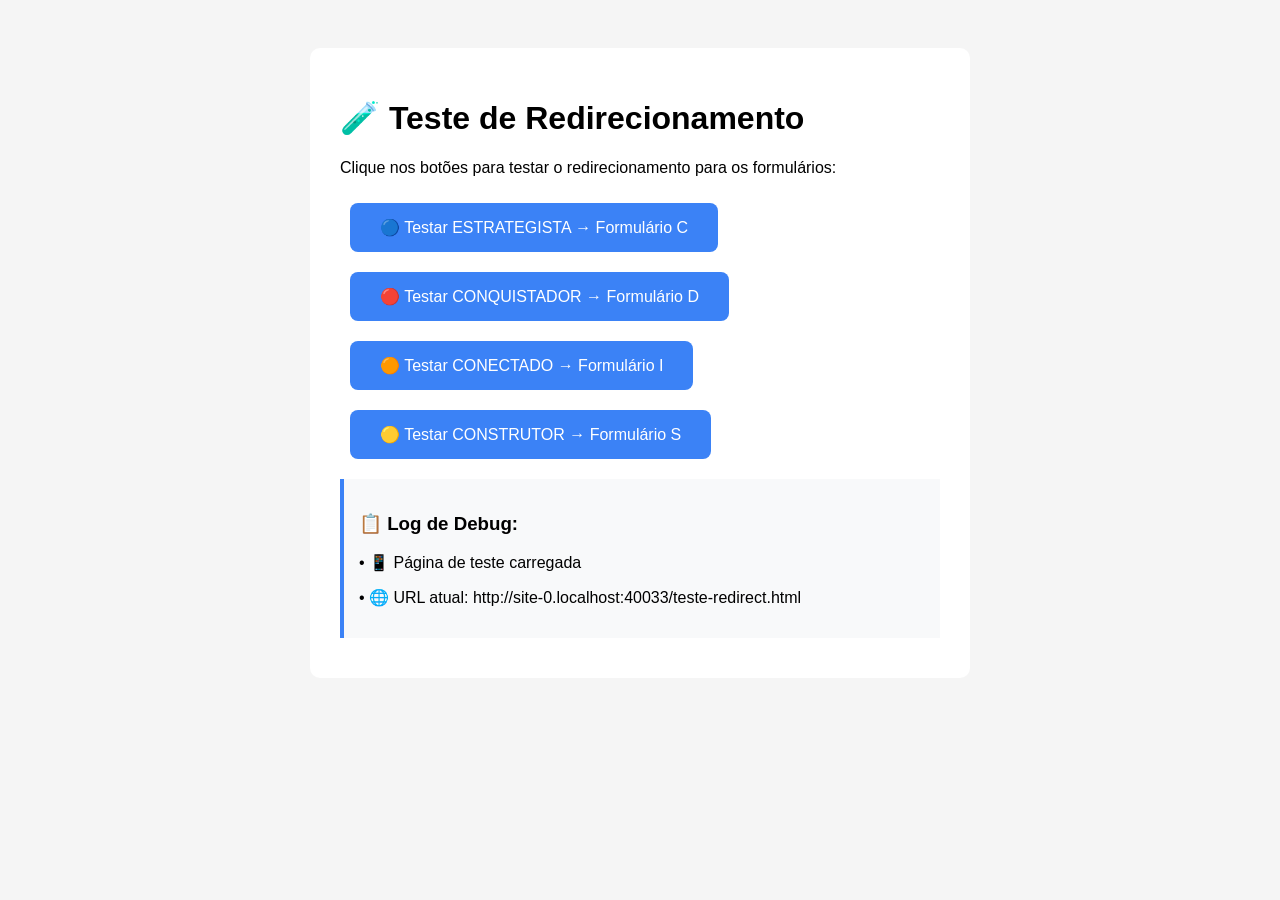
<file: teste-redirect.html>
<!DOCTYPE html>
<html lang="pt-BR">
<head>
    <meta charset="UTF-8">
    <meta name="viewport" content="width=device-width, initial-scale=1.0">
    <title>Teste Redirecionamento</title>
    <style>
        body { font-family: Arial, sans-serif; padding: 40px; background: #f5f5f5; }
        .container { max-width: 600px; margin: 0 auto; background: white; padding: 30px; border-radius: 10px; }
        .btn { background: #3B82F6; color: white; padding: 15px 30px; border: none; border-radius: 8px; cursor: pointer; font-size: 16px; margin: 10px; }
        .btn:hover { background: #2563EB; }
        .log { background: #f8f9fa; padding: 15px; border-left: 4px solid #3B82F6; margin: 10px 0; }
    </style>
</head>
<body>
    <div class="container">
        <h1>🧪 Teste de Redirecionamento</h1>
        <p>Clique nos botões para testar o redirecionamento para os formulários:</p>
        
        <button class="btn" onclick="testarRedirect('estrategista')">
            🔵 Testar ESTRATEGISTA → Formulário C
        </button>
        
        <button class="btn" onclick="testarRedirect('conquistador')">
            🔴 Testar CONQUISTADOR → Formulário D
        </button>
        
        <button class="btn" onclick="testarRedirect('conectado')">
            🟠 Testar CONECTADO → Formulário I
        </button>
        
        <button class="btn" onclick="testarRedirect('construtor')">
            🟡 Testar CONSTRUTOR → Formulário S
        </button>
        
        <div id="log" class="log" style="display: none;">
            <h3>📋 Log de Debug:</h3>
            <div id="log-content"></div>
        </div>
    </div>

    <script>
        function log(message) {
            const logDiv = document.getElementById('log');
            const logContent = document.getElementById('log-content');
            logDiv.style.display = 'block';
            logContent.innerHTML += '<p>• ' + message + '</p>';
            console.log(message);
        }
        
        function testarRedirect(type) {
            log('🚀 Iniciando teste para tipo: ' + type);
            
            // Mesma lógica do quiz
            const redirectUrls = {
                'conquistador': './forms/alto-d-conquistador.html',
                'conectado': './forms/alto-i-conectado.html', 
                'construtor': './forms/alto-s-construtor.html',
                'estrategista': './forms/alto-c-estrategista.html'
            };
            
            const url = redirectUrls[type];
            log('📍 URL de destino: ' + url);
            
            if (url) {
                log('✅ URL encontrada, redirecionando em 3 segundos...');
                
                // Countdown visual
                let countdown = 3;
                const timer = setInterval(() => {
                    log('⏰ Redirecionando em ' + countdown + 's...');
                    countdown--;
                    
                    if (countdown < 0) {
                        clearInterval(timer);
                        log('🔄 REDIRECIONANDO AGORA!');
                        window.location.href = url;
                    }
                }, 1000);
            } else {
                log('❌ URL não encontrada para tipo: ' + type);
            }
        }
        
        // Log inicial
        document.addEventListener('DOMContentLoaded', function() {
            log('📱 Página de teste carregada');
            log('🌐 URL atual: ' + window.location.href);
        });
    </script>
</body>
</html>
</file>
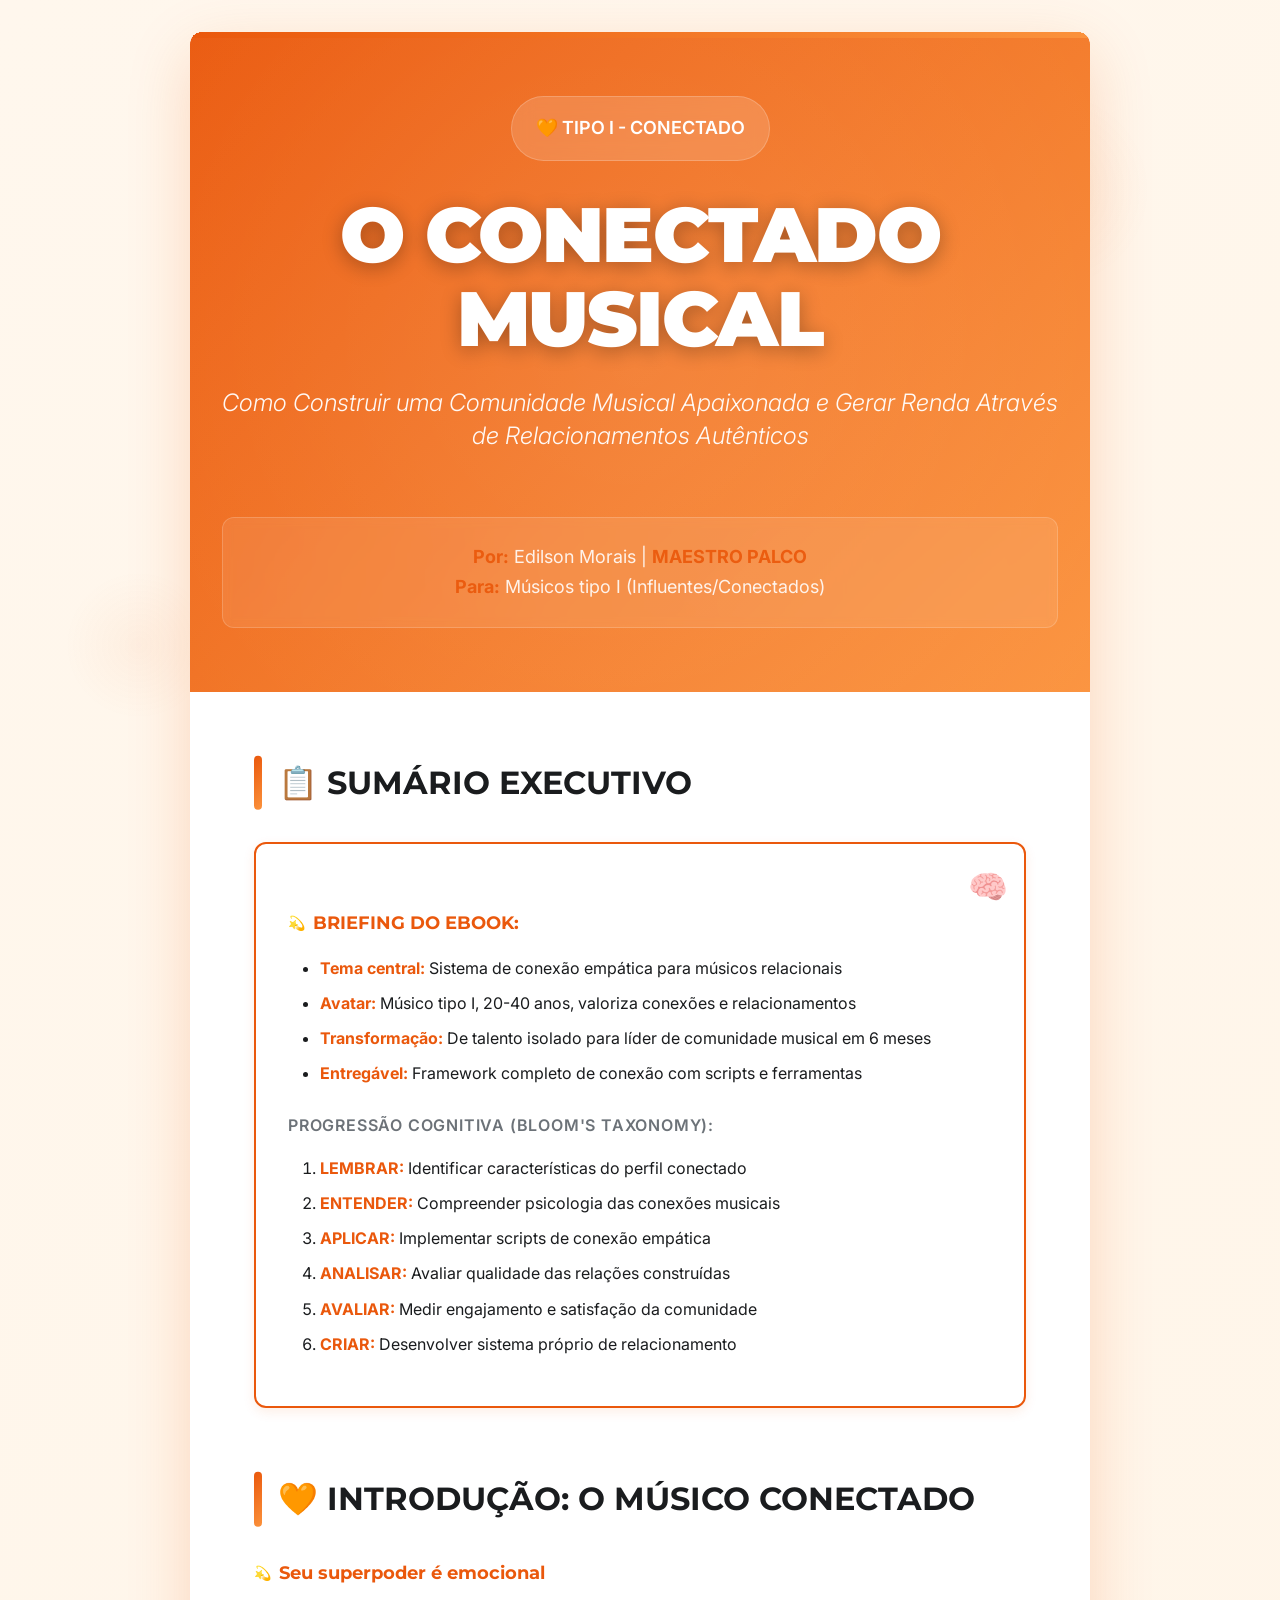
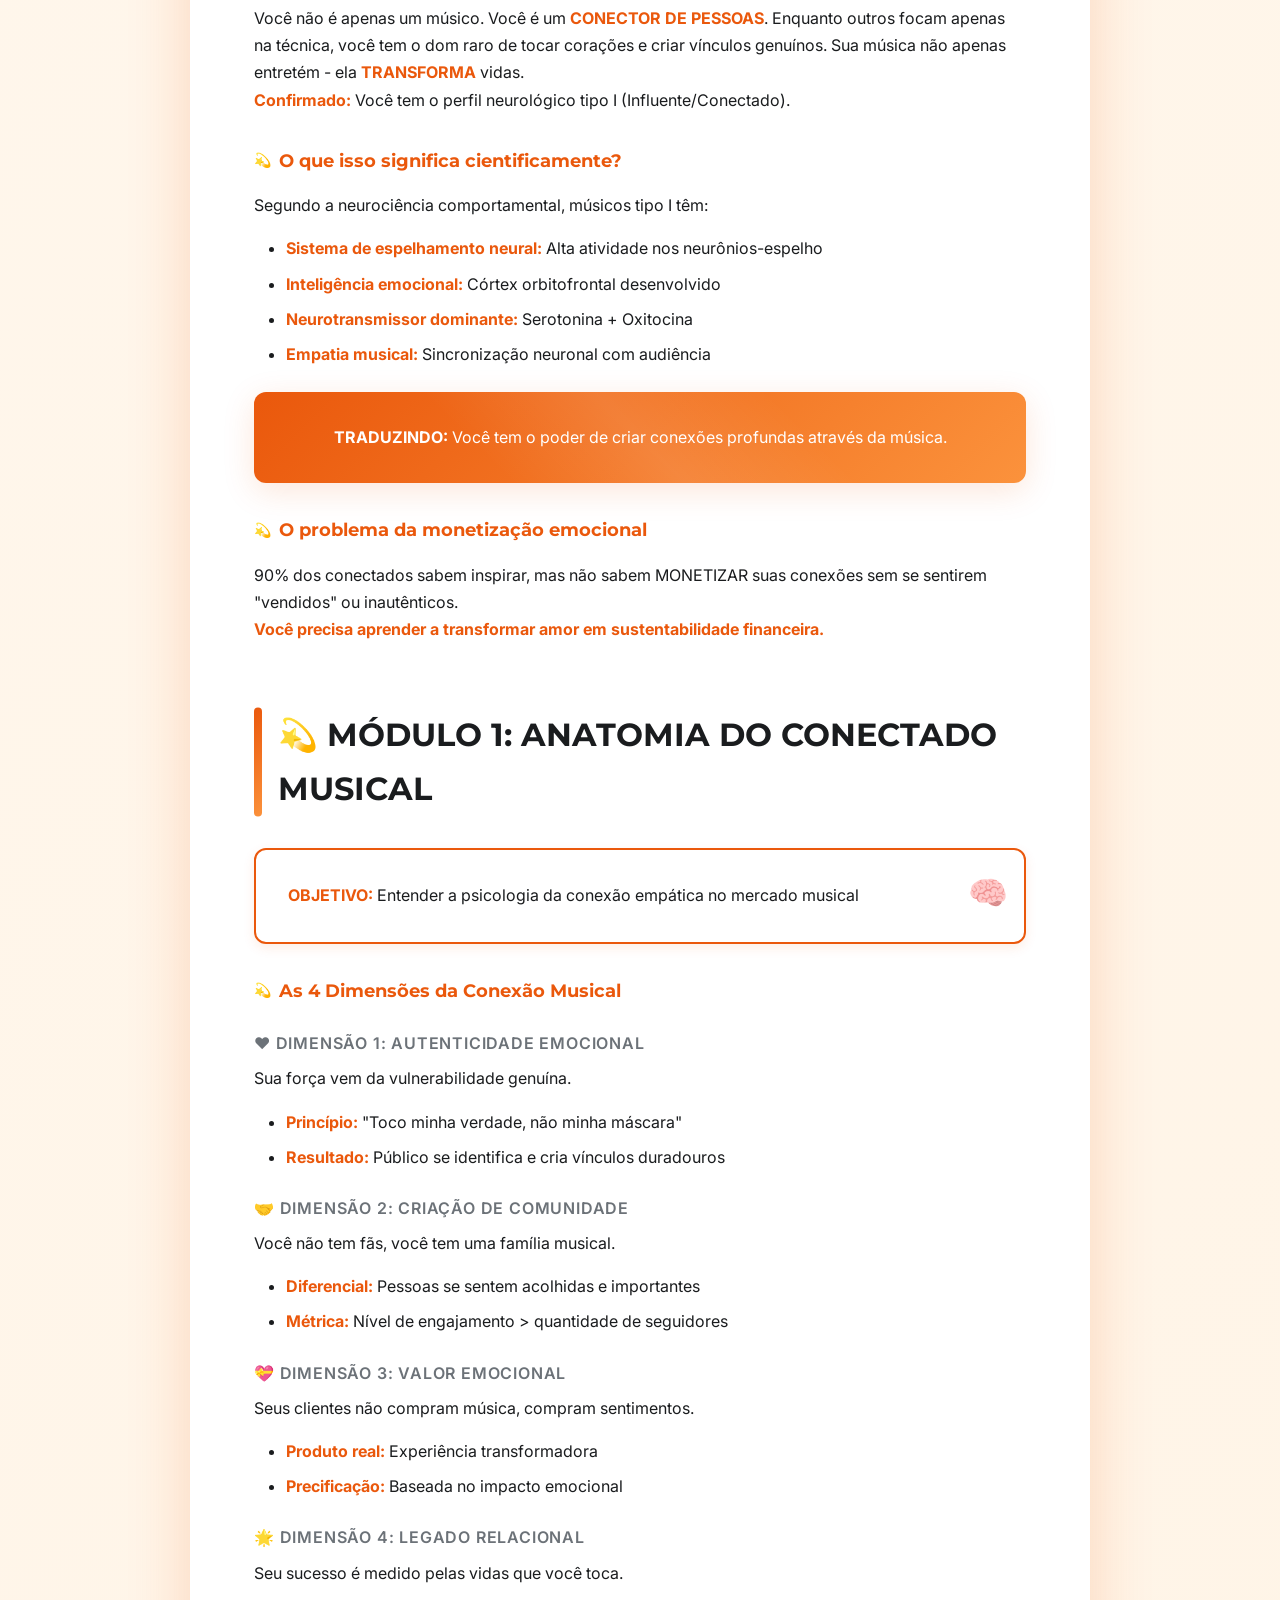
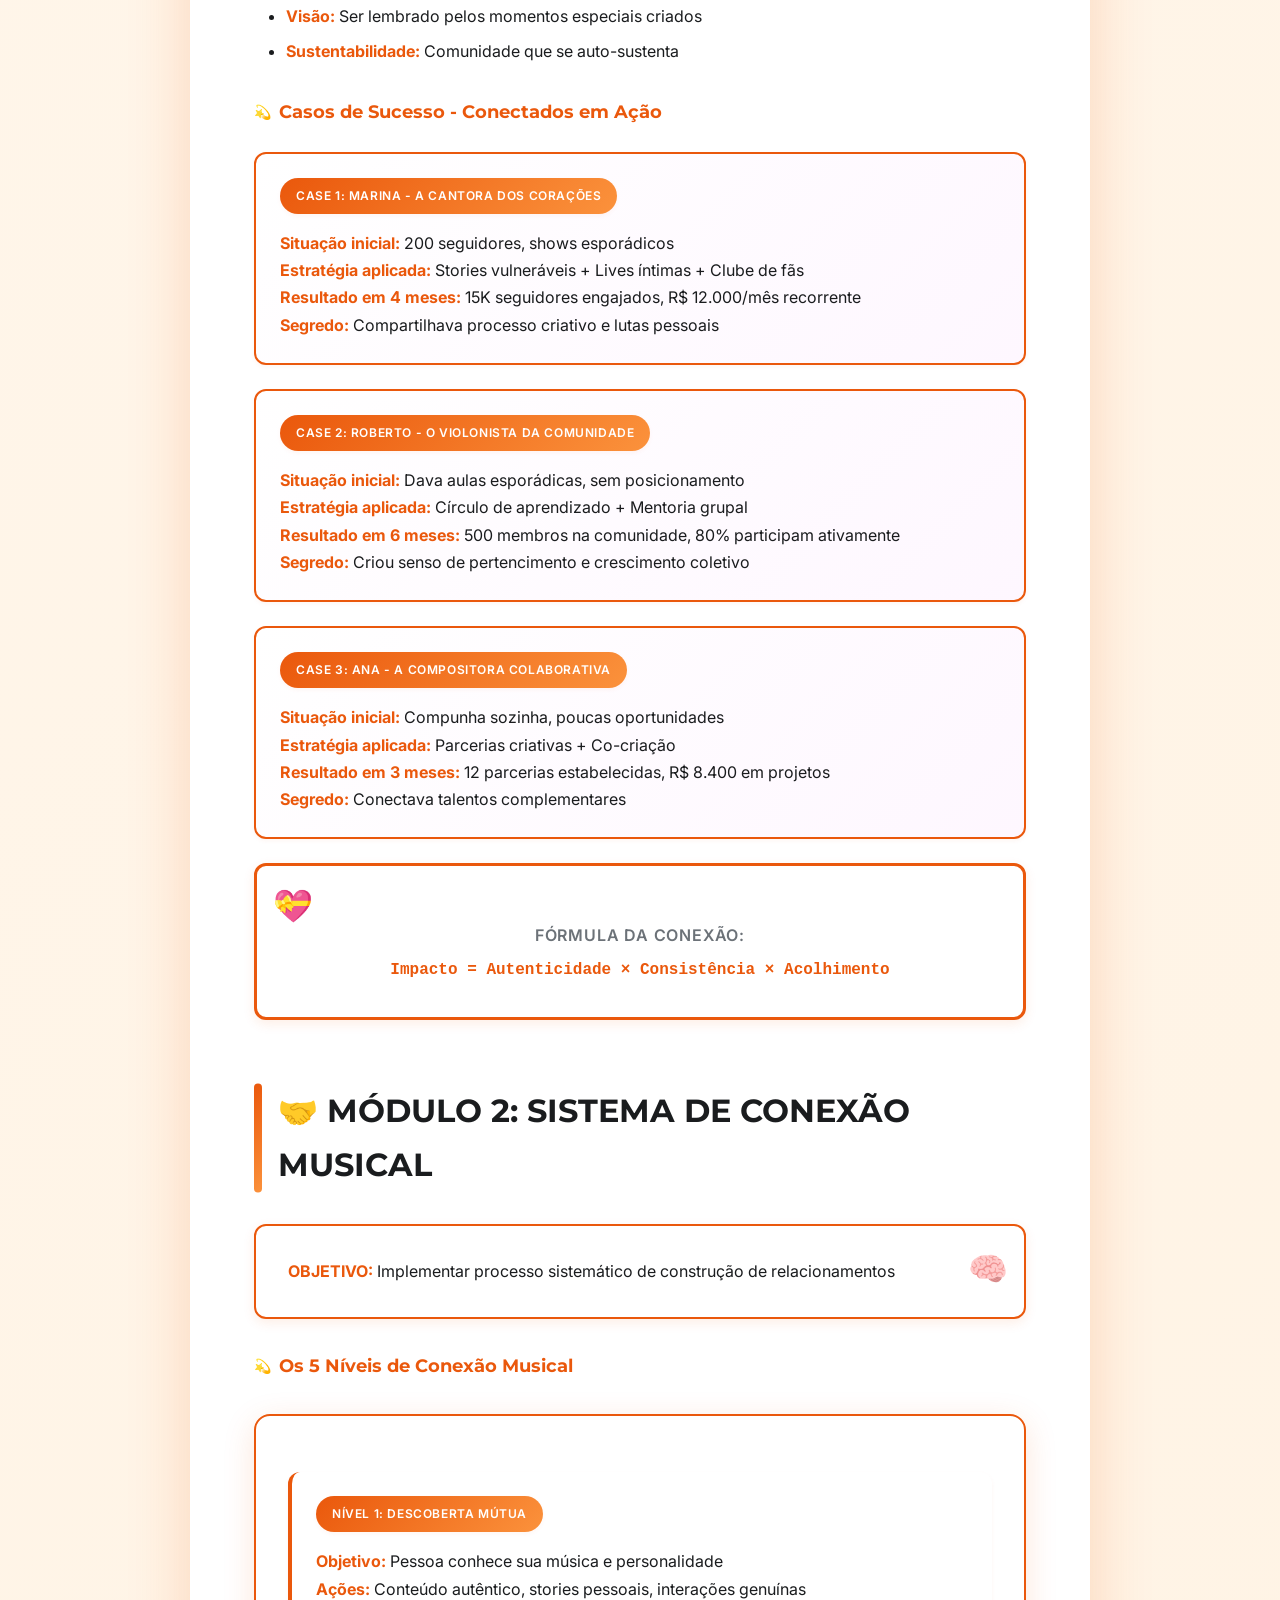
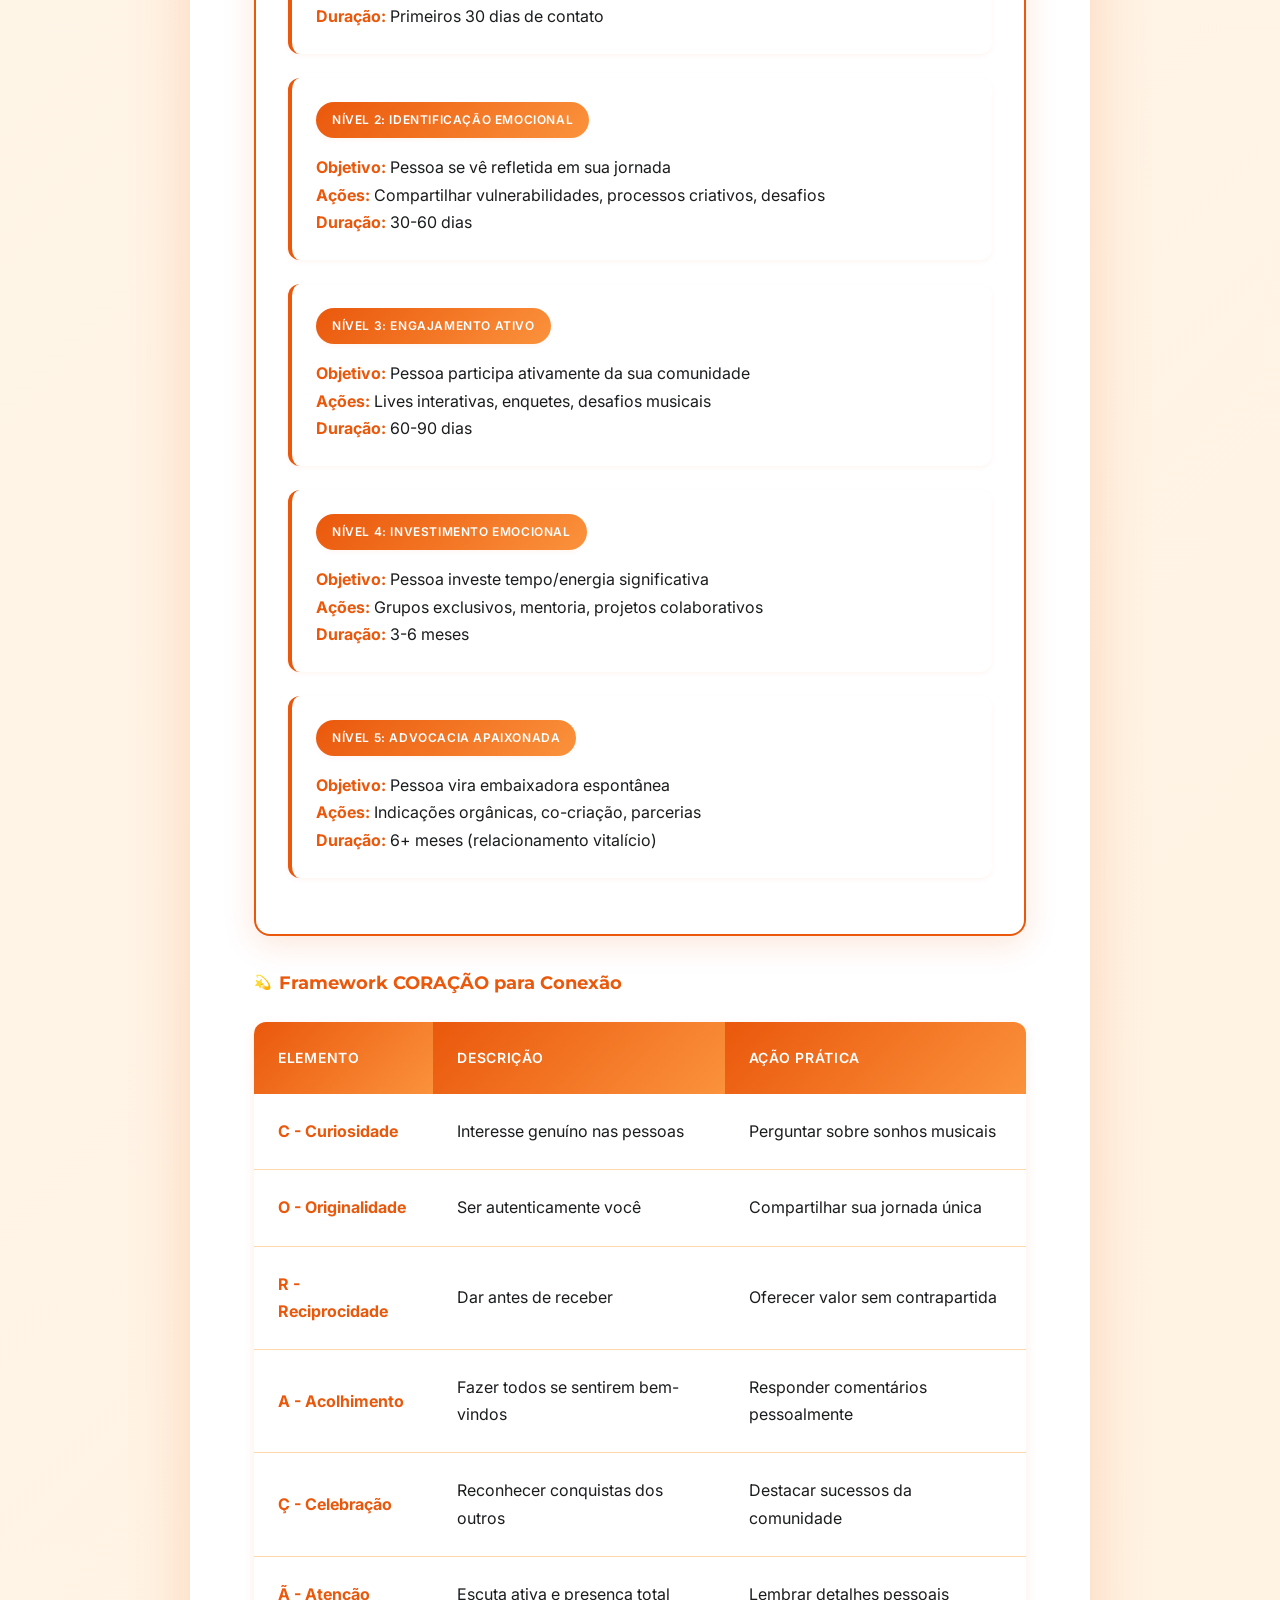
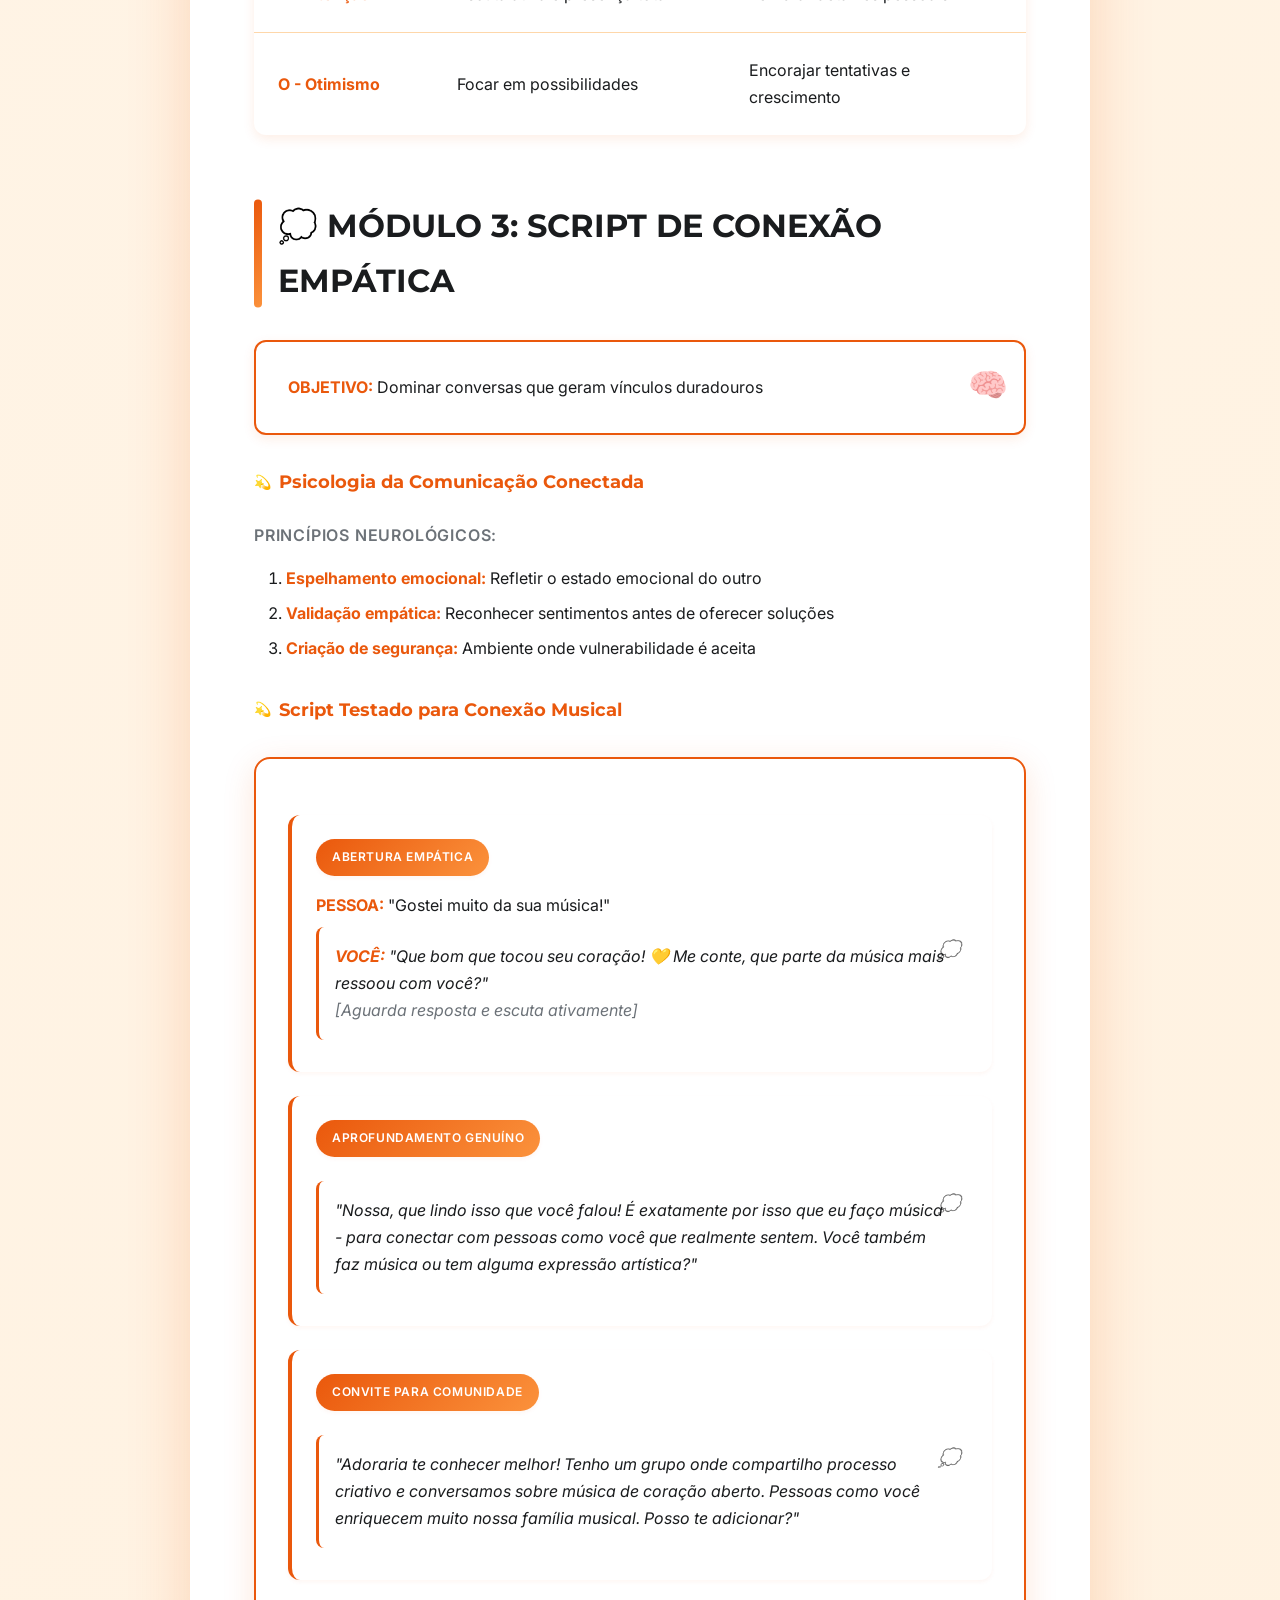
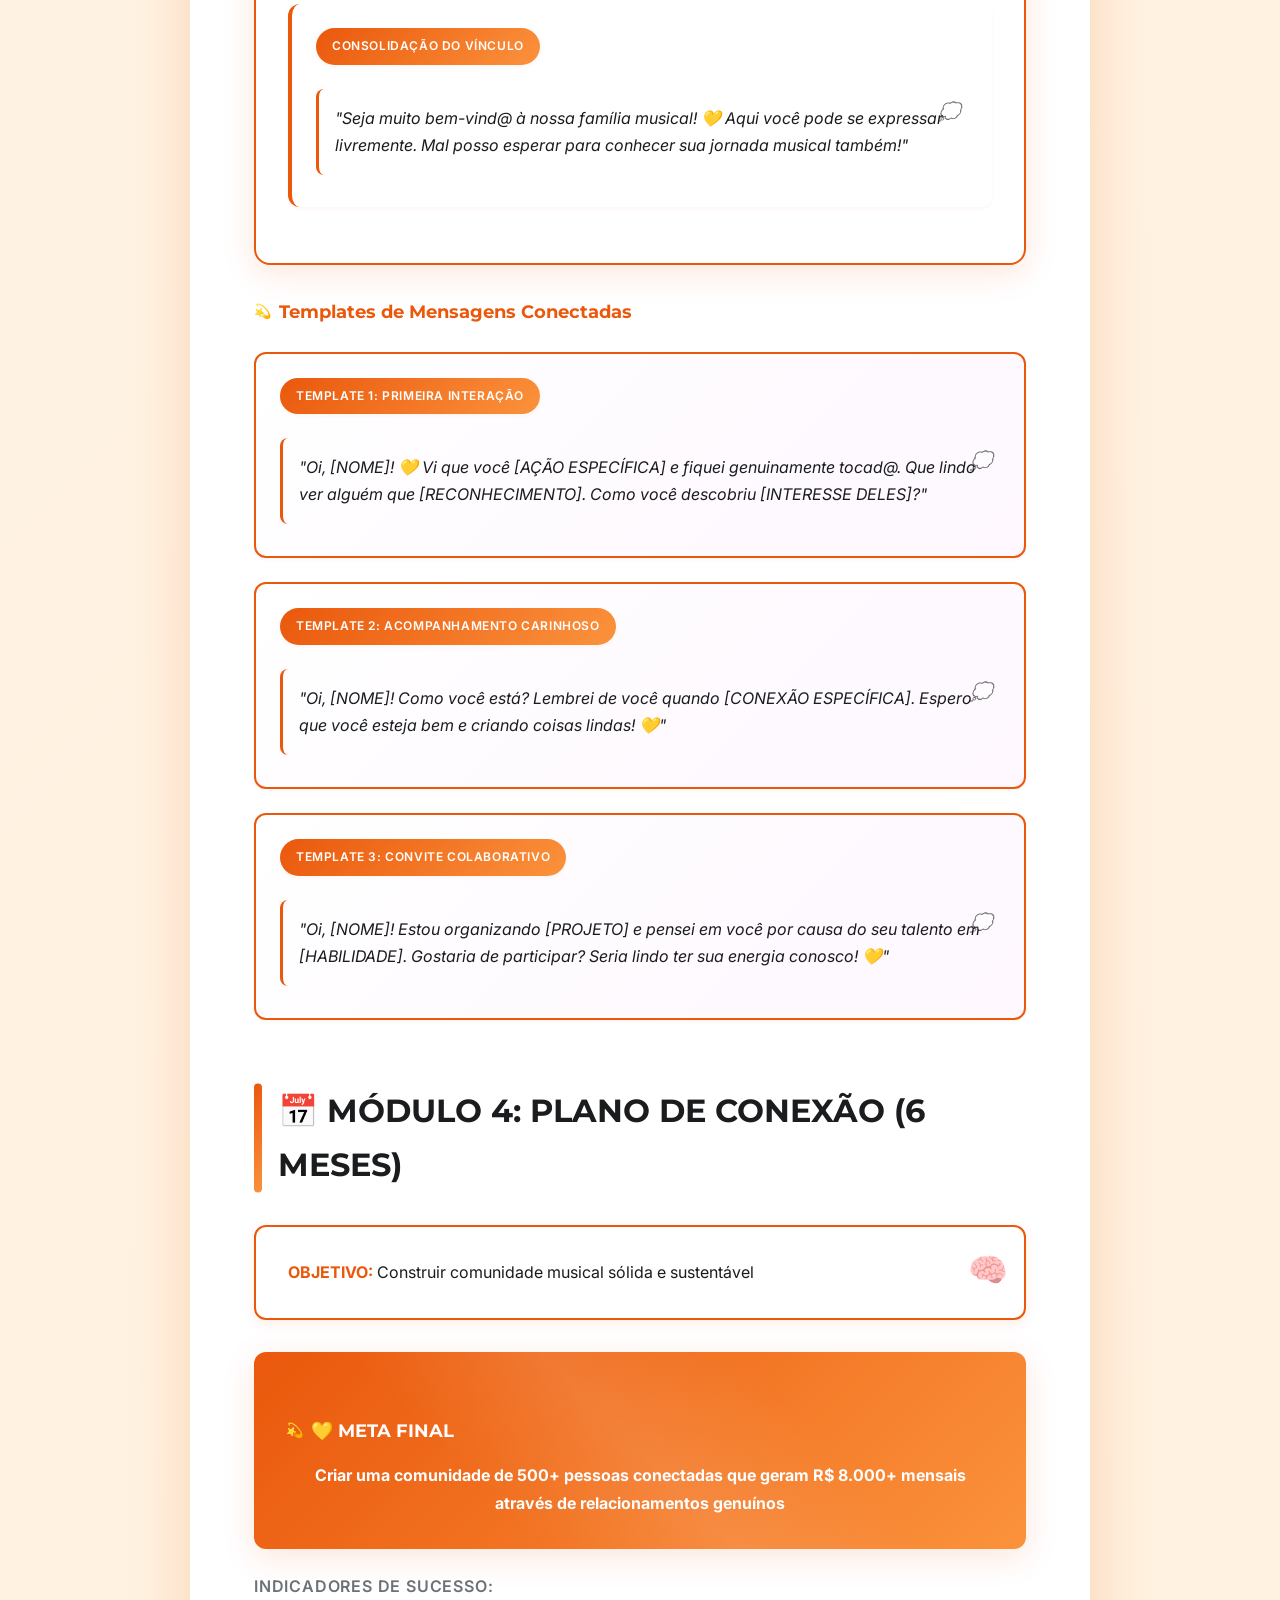
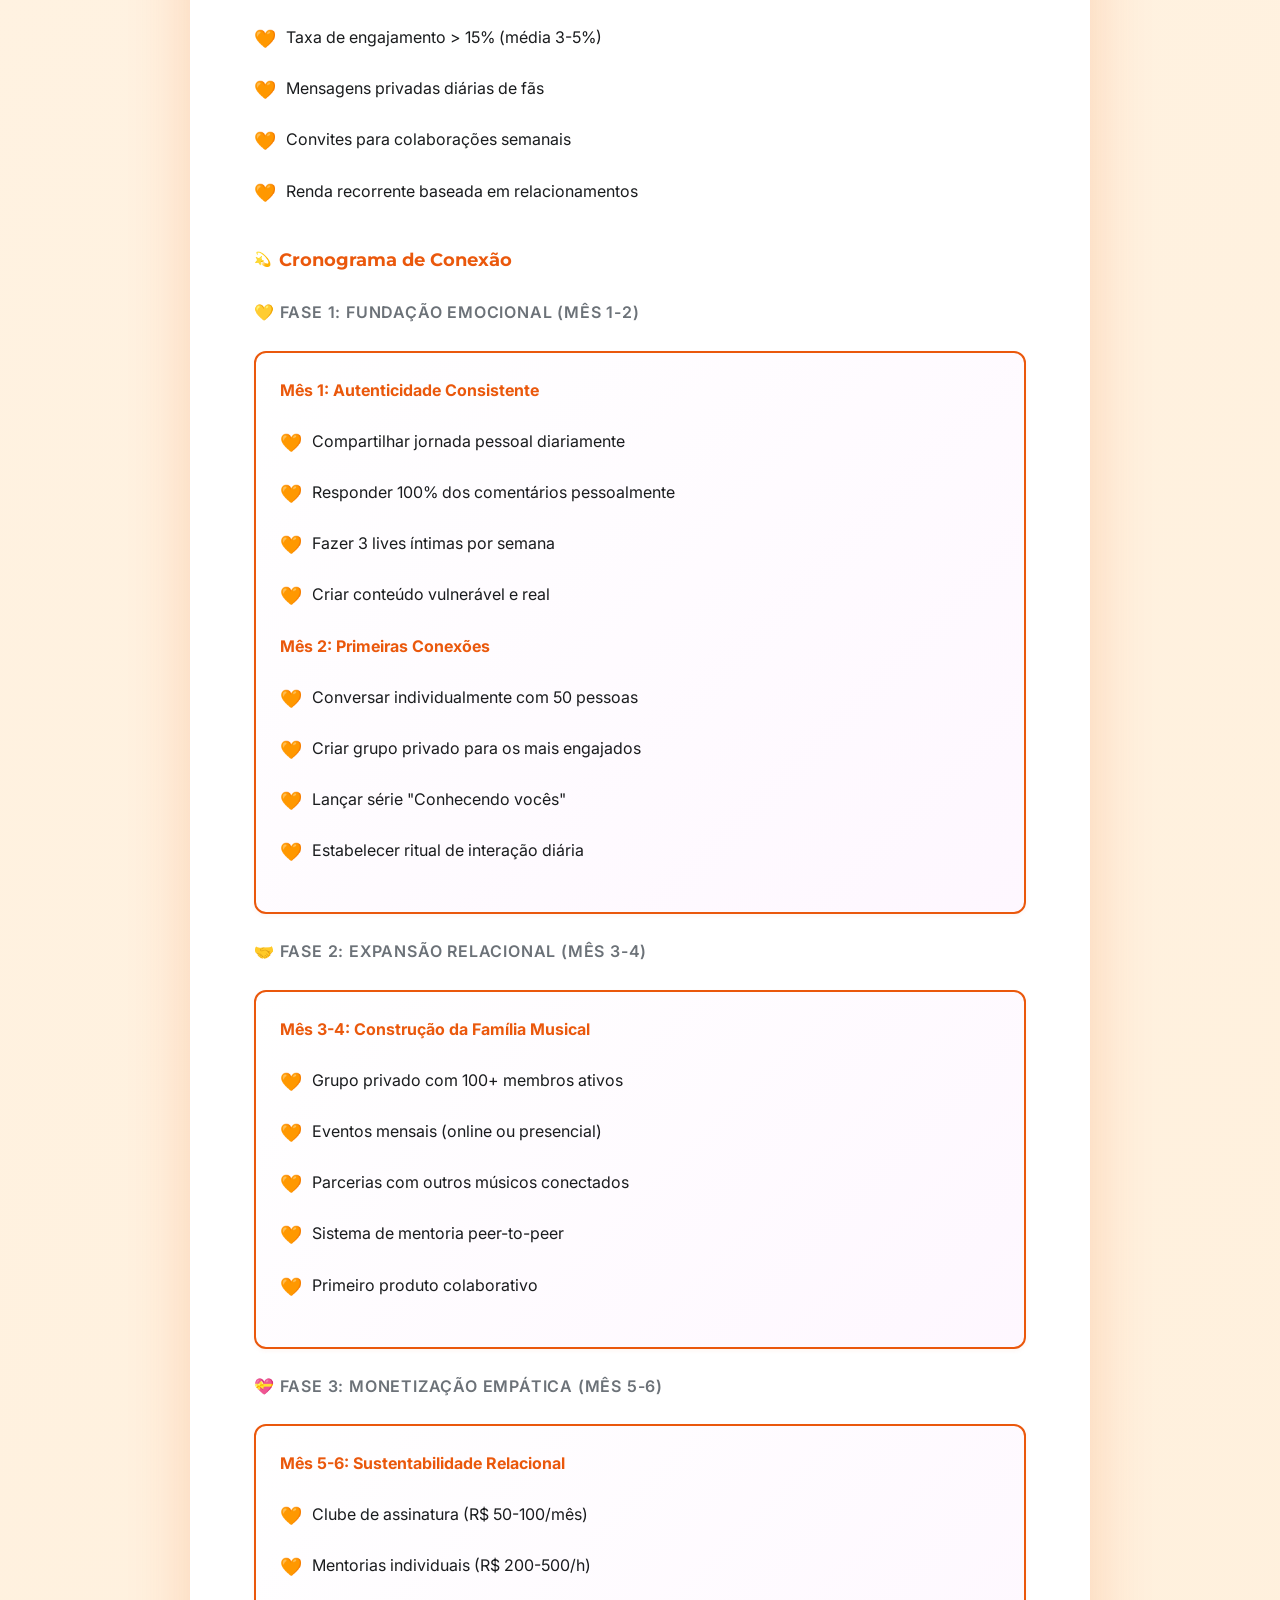
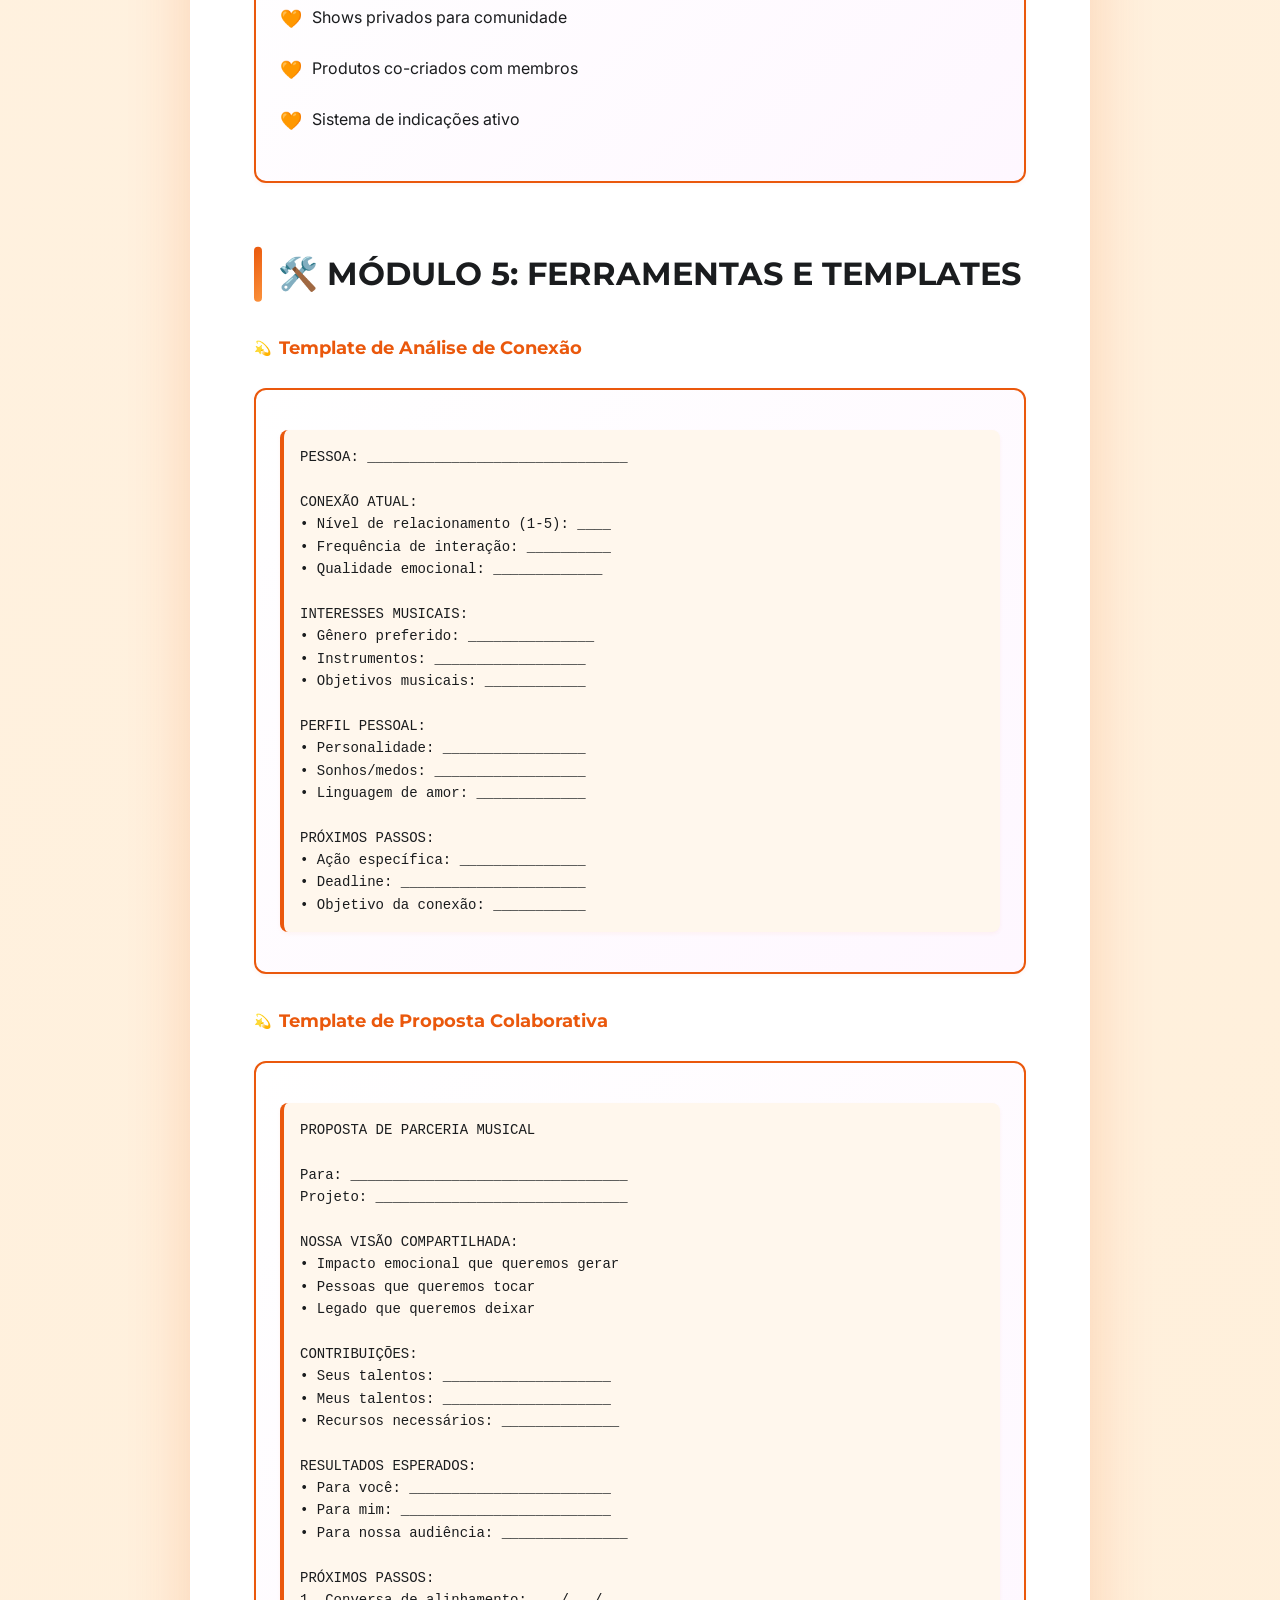
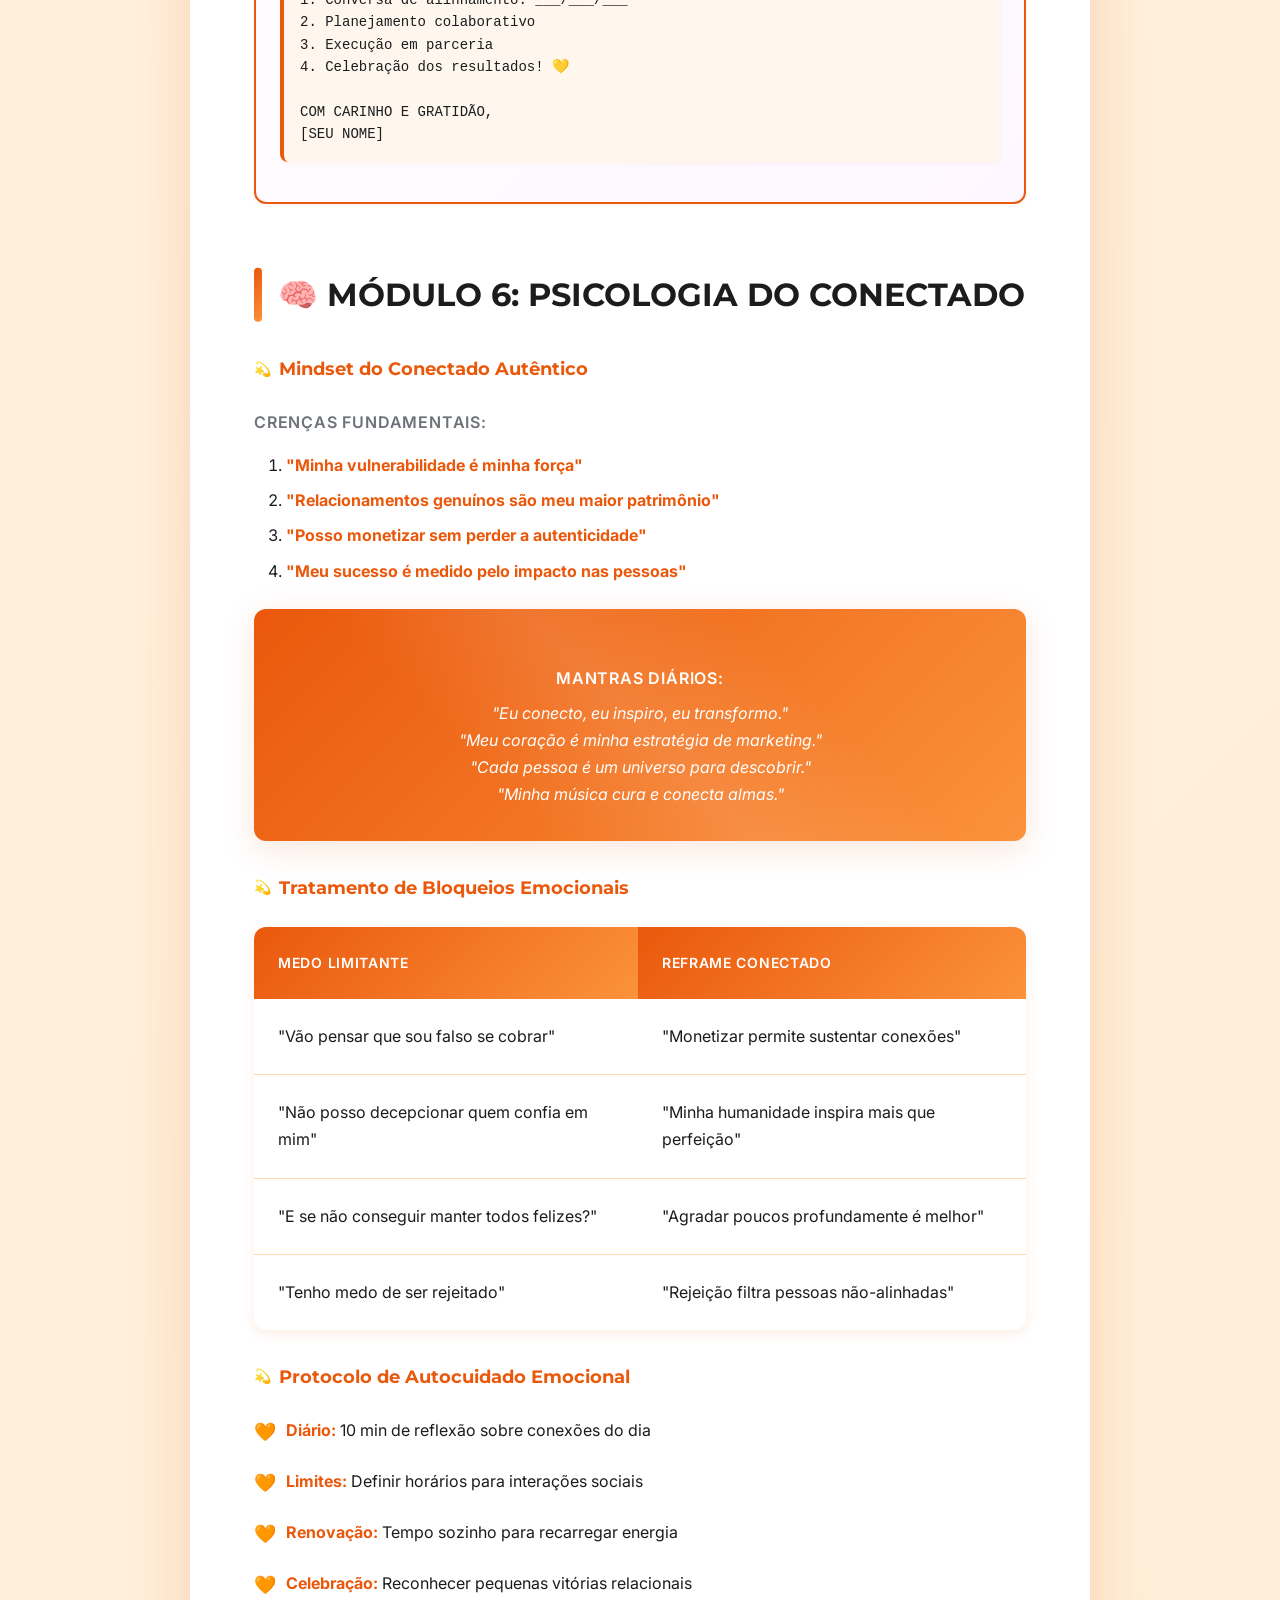
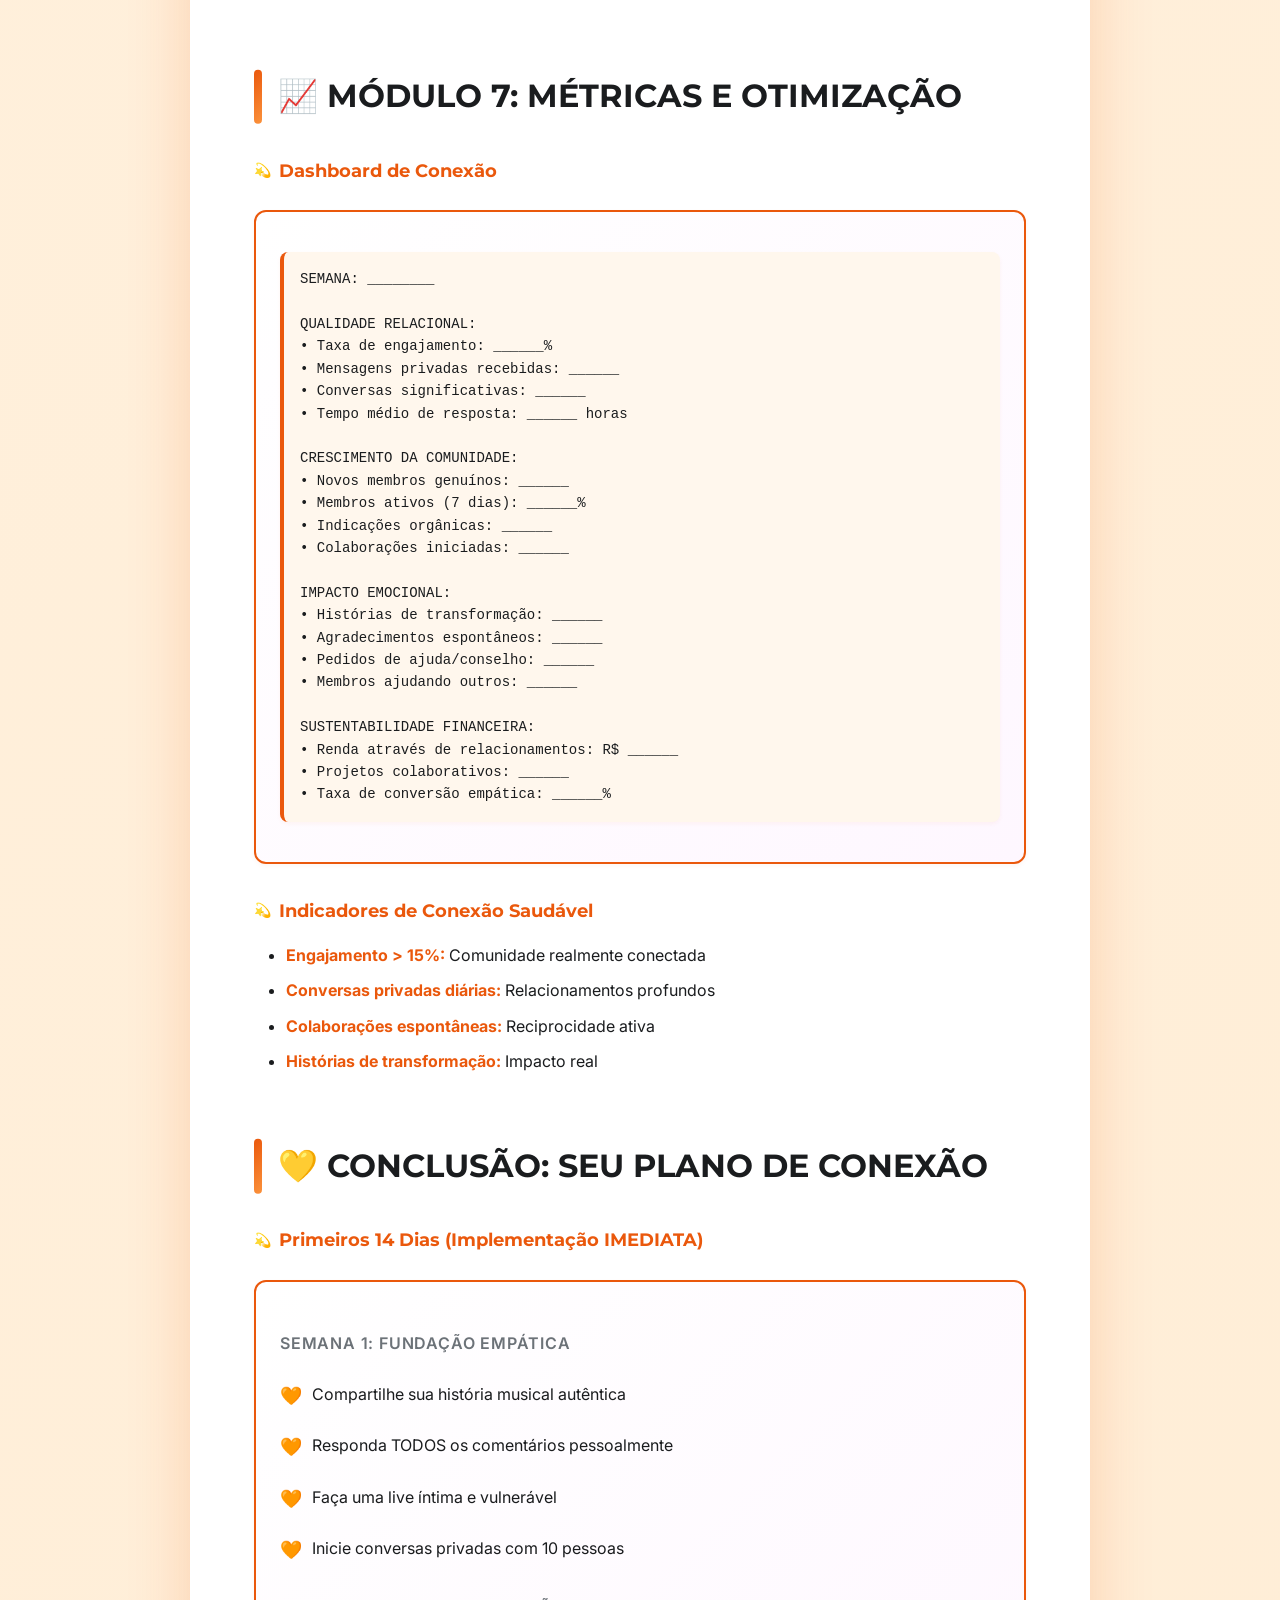
<file: ebooks/conectado.html>
<!DOCTYPE html>
<html lang="pt-BR">
<head>
    <meta charset="UTF-8">
    <meta name="viewport" content="width=device-width, initial-scale=1.0">
    <title>O Conectado Musical - MAESTRO PALCO</title>
    <link href="https://fonts.googleapis.com/css2?family=Inter:wght@400;500;600;700;800;900&family=Montserrat:wght@400;600;700;800;900&display=swap" rel="stylesheet">
    <link href="https://cdnjs.cloudflare.com/ajax/libs/font-awesome/6.4.0/css/all.min.css" rel="stylesheet">
    
    <style>
        /* === AIOS DESIGN SYSTEM TOKENS === */
        :root {
            --primary: #1A1C1E;
            --secondary: #6C7278;
            --type-primary: #EA580C;
            --type-secondary: #FB923C;
            --type-dark: #9A3412;
            --neutral: #FFF7ED;
            --surface: #FFFFFF;
            --on-surface: #1A1C1E;
            
            /* Typography Tokens */
            --headline-display: 64px;
            --headline-lg: 48px;
            --headline-md: 32px;
            --body-lg: 18px;
            --body-md: 16px;
            --body-sm: 14px;
            --label-lg: 16px;
            --label-md: 14px;
            --label-sm: 12px;
            
            /* Spacing Tokens */
            --space-xs: 4px;
            --space-sm: 8px;
            --space-md: 16px;
            --space-lg: 24px;
            --space-xl: 32px;
            --space-xxl: 48px;
            --space-xxxl: 64px;
            
            /* Rounded Tokens */
            --rounded-sm: 4px;
            --rounded-md: 8px;
            --rounded-lg: 12px;
            --rounded-xl: 16px;
            
            /* Premium Visual Enhancements */
            --gradient-primary: linear-gradient(135deg, var(--primary) 0%, var(--secondary) 100%);
            --gradient-accent: linear-gradient(135deg, var(--type-primary) 0%, var(--type-secondary) 100%);
            --gradient-warm: linear-gradient(135deg, #FFF7ED 0%, #FFEDD5 100%);
            --shadow-sm: 0 2px 4px rgba(234, 88, 12, 0.05);
            --shadow-md: 0 4px 12px rgba(234, 88, 12, 0.1);
            --shadow-lg: 0 8px 32px rgba(234, 88, 12, 0.15);
            --shadow-xl: 0 20px 64px rgba(234, 88, 12, 0.2);
        }

        /* === PDF OPTIMIZATION === */
        @media print {
            * { 
                -webkit-print-color-adjust: exact !important; 
                color-adjust: exact !important; 
                print-color-adjust: exact !important;
            }
            body { margin: 0; padding: 20px; background: white !important; }
            .page-break { page-break-before: always; }
            .no-break { page-break-inside: avoid; }
            .container { box-shadow: none !important; }
            .floating-elements { display: none !important; }
        }

        /* === RESET & BASE === */
        * {
            margin: 0;
            padding: 0;
            box-sizing: border-box;
        }

        body {
            font-family: 'Inter', -apple-system, BlinkMacSystemFont, sans-serif;
            line-height: 1.7;
            color: var(--primary);
            background: linear-gradient(135deg, #fff7ed 0%, #ffedd5 100%);
            font-size: var(--body-md);
            overflow-x: hidden;
        }

        .container {
            max-width: 900px;
            margin: 0 auto;
            background: var(--surface);
            padding: var(--space-xxxl);
            box-shadow: var(--shadow-xl);
            border-radius: var(--rounded-lg);
            margin-top: var(--space-xl);
            margin-bottom: var(--space-xl);
            position: relative;
            overflow: hidden;
        }

        .container::before {
            content: '';
            position: absolute;
            top: 0;
            left: 0;
            right: 0;
            height: 6px;
            background: var(--gradient-accent);
            z-index: 10;
        }

        /* === PREMIUM TYPOGRAPHY === */
        h1 {
            font-family: 'Montserrat', sans-serif;
            font-size: clamp(2.5rem, 5vw, var(--headline-display));
            font-weight: 900;
            color: var(--primary);
            margin-bottom: var(--space-lg);
            line-height: 1.1;
            letter-spacing: -0.02em;
            position: relative;
        }

        h2 {
            font-family: 'Montserrat', sans-serif;
            font-size: clamp(1.75rem, 3vw, var(--headline-md));
            font-weight: 700;
            color: var(--primary);
            margin: var(--space-xxxl) 0 var(--space-lg) 0;
            position: relative;
            padding-left: var(--space-lg);
        }

        h2::before {
            content: '';
            position: absolute;
            left: 0;
            top: 50%;
            transform: translateY(-50%);
            width: var(--space-sm);
            height: 100%;
            background: var(--gradient-accent);
            border-radius: var(--rounded-sm);
        }

        h3 {
            font-family: 'Montserrat', sans-serif;
            font-size: var(--body-lg);
            font-weight: 700;
            color: var(--type-primary);
            margin: var(--space-xl) 0 var(--space-md) 0;
            display: flex;
            align-items: center;
            gap: var(--space-sm);
        }

        h3::before {
            content: '💫';
            font-size: var(--label-md);
        }

        h4 {
            font-family: 'Inter', sans-serif;
            font-size: var(--label-lg);
            font-weight: 600;
            color: var(--secondary);
            margin: var(--space-lg) 0 var(--space-sm) 0;
            text-transform: uppercase;
            letter-spacing: 0.05em;
        }

        /* === PREMIUM COVER PAGE === */
        .cover {
            text-align: center;
            padding: var(--space-xxxl) var(--space-xl);
            background: var(--gradient-accent);
            color: white;
            margin: calc(-1 * var(--space-xxxl)) calc(-1 * var(--space-xxxl)) var(--space-xxxl) calc(-1 * var(--space-xxxl));
            border-radius: var(--rounded-lg) var(--rounded-lg) 0 0;
            position: relative;
            overflow: hidden;
        }

        .cover::before {
            content: '';
            position: absolute;
            top: -50%;
            left: -50%;
            width: 200%;
            height: 200%;
            background: radial-gradient(circle, rgba(255,255,255,0.1) 0%, transparent 70%);
            animation: float 20s ease-in-out infinite;
        }

        @keyframes float {
            0%, 100% { transform: translate(0%, 0%) rotate(0deg); }
            33% { transform: translate(30px, -30px) rotate(120deg); }
            66% { transform: translate(-20px, 20px) rotate(240deg); }
        }

        .cover-badge {
            display: inline-flex;
            align-items: center;
            background: rgba(255,255,255,0.15);
            backdrop-filter: blur(10px);
            padding: var(--space-md) var(--space-lg);
            border-radius: 50px;
            font-weight: 600;
            margin-bottom: var(--space-xl);
            font-size: var(--body-lg);
            border: 1px solid rgba(255,255,255,0.2);
            position: relative;
            z-index: 2;
        }

        .cover h1 {
            color: white;
            font-size: clamp(3rem, 6vw, 5rem);
            margin-bottom: var(--space-lg);
            text-shadow: 0 4px 20px rgba(0,0,0,0.3);
            position: relative;
            z-index: 2;
        }

        .cover .subtitle {
            font-size: clamp(1.2rem, 2vw, 1.5rem);
            margin-bottom: var(--space-xl);
            opacity: 0.95;
            font-style: italic;
            font-weight: 300;
            line-height: 1.4;
            position: relative;
            z-index: 2;
        }

        .cover-meta {
            font-size: var(--body-lg);
            margin-top: var(--space-xxxl);
            opacity: 0.9;
            position: relative;
            z-index: 2;
            background: rgba(255,255,255,0.1);
            backdrop-filter: blur(5px);
            padding: var(--space-lg);
            border-radius: var(--rounded-lg);
            border: 1px solid rgba(255,255,255,0.2);
        }

        /* === PREMIUM CONTENT BLOCKS === */
        .summary-box {
            background: linear-gradient(135deg, var(--gradient-warm));
            border: 2px solid var(--type-primary);
            border-radius: var(--rounded-lg);
            padding: var(--space-xl);
            margin: var(--space-xl) 0;
            position: relative;
            box-shadow: var(--shadow-md);
        }

        .summary-box::before {
            content: '🧠';
            position: absolute;
            top: var(--space-md);
            right: var(--space-md);
            font-size: var(--headline-md);
            opacity: 0.7;
        }

        .exercise-box {
            background: linear-gradient(135deg, var(--surface) 0%, #fef7ff 100%);
            border: 2px solid var(--type-primary);
            border-radius: var(--rounded-lg);
            padding: var(--space-lg);
            margin: var(--space-lg) 0;
            position: relative;
            box-shadow: var(--shadow-sm);
        }

        .exercise-title {
            background: var(--gradient-accent);
            color: white;
            padding: var(--space-sm) var(--space-md);
            border-radius: 20px;
            font-size: var(--label-sm);
            font-weight: 600;
            display: inline-block;
            margin-bottom: var(--space-md);
            text-transform: uppercase;
            letter-spacing: 0.05em;
            box-shadow: var(--shadow-sm);
        }

        .formula-box {
            background: var(--surface);
            border: 3px solid var(--type-primary);
            border-radius: var(--rounded-lg);
            padding: var(--space-xl);
            margin: var(--space-lg) 0;
            font-family: 'Monaco', 'Courier New', monospace;
            text-align: center;
            position: relative;
            box-shadow: var(--shadow-md);
        }

        .formula-box::before {
            content: '💝';
            position: absolute;
            top: var(--space-md);
            left: var(--space-md);
            font-size: var(--headline-md);
        }

        .highlight-box {
            background: var(--gradient-accent);
            color: white !important;
            border-radius: var(--rounded-lg);
            padding: var(--space-xl);
            margin: var(--space-lg) 0;
            text-align: center;
            box-shadow: var(--shadow-lg);
            position: relative;
            overflow: hidden;
        }

        .highlight-box * {
            color: white !important;
        }

        .highlight-box h2,
        .highlight-box h3,
        .highlight-box h4,
        .highlight-box p,
        .highlight-box strong,
        .highlight-box em {
            color: white !important;
        }

        .highlight-box::before {
            content: '';
            position: absolute;
            top: -2px;
            left: -2px;
            right: -2px;
            bottom: -2px;
            background: linear-gradient(45deg, transparent 30%, rgba(255,255,255,0.1) 50%, transparent 70%);
            border-radius: var(--rounded-lg);
            animation: shimmer 3s ease-in-out infinite;
        }

        @keyframes shimmer {
            0% { transform: translateX(-100%); }
            100% { transform: translateX(100%); }
        }

        /* === PREMIUM TABLES === */
        table {
            width: 100%;
            border-collapse: collapse;
            margin: var(--space-lg) 0;
            background: var(--surface);
            border-radius: var(--rounded-lg);
            overflow: hidden;
            box-shadow: var(--shadow-md);
        }

        th {
            background: var(--gradient-accent);
            color: white;
            padding: var(--space-lg);
            font-weight: 600;
            text-align: left;
            font-size: var(--label-md);
            text-transform: uppercase;
            letter-spacing: 0.05em;
        }

        td {
            padding: var(--space-lg);
            border-bottom: 1px solid #fed7aa;
            transition: background-color 0.2s ease;
        }

        tbody tr:hover {
            background: #fef7ff;
        }

        tbody tr:last-child td {
            border-bottom: none;
        }

        /* === ENHANCED LISTS === */
        ul, ol {
            margin: var(--space-md) 0;
            padding-left: var(--space-xl);
        }

        li {
            margin: var(--space-sm) 0;
            line-height: 1.7;
        }

        /* === SPECIAL ELEMENTS === */
        .checklist {
            list-style: none;
            margin: var(--space-md) 0;
            padding: 0;
        }

        .checklist li {
            padding: var(--space-sm) 0;
            position: relative;
            padding-left: var(--space-xl);
            transition: transform 0.2s ease;
        }

        .checklist li:hover {
            transform: translateX(4px);
        }

        .checklist li::before {
            content: '🧡';
            position: absolute;
            left: 0;
            font-weight: bold;
            font-size: var(--body-lg);
        }

        .connection-container {
            background: linear-gradient(135deg, var(--gradient-warm));
            border-radius: var(--rounded-xl);
            padding: var(--space-xl);
            margin: var(--space-xl) 0;
            border: 2px solid var(--type-primary);
            position: relative;
            box-shadow: var(--shadow-lg);
        }

        .connection-step {
            margin: var(--space-lg) 0;
            padding: var(--space-lg);
            background: var(--surface);
            border-radius: var(--rounded-lg);
            border-left: 4px solid var(--type-primary);
            box-shadow: var(--shadow-sm);
            transition: transform 0.2s ease, box-shadow 0.2s ease;
        }

        .connection-step:hover {
            transform: translateY(-2px);
            box-shadow: var(--shadow-md);
        }

        .dialogue {
            font-style: italic;
            background: linear-gradient(135deg, var(--gradient-warm));
            padding: var(--space-md);
            border-radius: var(--rounded-md);
            border-left: 3px solid var(--type-primary);
            margin: var(--space-sm) 0;
            position: relative;
        }

        .dialogue::before {
            content: '💭';
            position: absolute;
            top: var(--space-sm);
            right: var(--space-sm);
            font-size: var(--body-lg);
            opacity: 0.6;
        }

        /* === TEXT FORMATTING === */
        strong {
            color: var(--type-primary);
            font-weight: 700;
        }

        em {
            color: var(--secondary);
            font-style: italic;
        }

        code, pre {
            background: #fff7ed;
            padding: var(--space-md);
            border-radius: var(--rounded-md);
            font-family: 'Monaco', 'Courier New', monospace;
            margin: var(--space-md) 0;
            border-left: 4px solid var(--type-primary);
            box-shadow: var(--shadow-sm);
            font-size: var(--body-sm);
            line-height: 1.6;
        }

        /* === PREMIUM FOOTER === */
        .footer {
            margin-top: var(--space-xxxl);
            padding-top: var(--space-xl);
            border-top: 2px solid #fed7aa;
            text-align: center;
            font-size: var(--label-md);
            color: var(--secondary);
            background: linear-gradient(135deg, var(--gradient-warm));
            padding: var(--space-xl);
            border-radius: var(--rounded-lg);
            margin-left: calc(-1 * var(--space-xxxl));
            margin-right: calc(-1 * var(--space-xxxl));
        }

        /* === FLOATING ELEMENTS (Only for screen) === */
        .floating-elements {
            position: fixed;
            top: 0;
            left: 0;
            width: 100%;
            height: 100%;
            pointer-events: none;
            z-index: -1;
        }

        .floating-circle {
            position: absolute;
            border-radius: 50%;
            background: radial-gradient(circle, rgba(234, 88, 12, 0.05) 0%, transparent 70%);
            animation: float-around 15s ease-in-out infinite;
        }

        .floating-circle:nth-child(1) {
            width: 200px;
            height: 200px;
            top: 10%;
            right: 10%;
            animation-delay: 0s;
        }

        .floating-circle:nth-child(2) {
            width: 150px;
            height: 150px;
            bottom: 20%;
            left: 5%;
            animation-delay: 5s;
        }

        .floating-circle:nth-child(3) {
            width: 100px;
            height: 100px;
            top: 60%;
            right: 20%;
            animation-delay: 10s;
        }

        @keyframes float-around {
            0%, 100% { transform: translate(0, 0) scale(1); opacity: 0.3; }
            33% { transform: translate(30px, -20px) scale(1.1); opacity: 0.5; }
            66% { transform: translate(-20px, 30px) scale(0.9); opacity: 0.4; }
        }

        /* === RESPONSIVE DESIGN === */
        @media (max-width: 768px) {
            .container { 
                padding: var(--space-lg) var(--space-md); 
                margin: var(--space-md);
                border-radius: var(--rounded-md);
            }
            .cover { 
                margin: calc(-1 * var(--space-lg)) calc(-1 * var(--space-md)) var(--space-lg) calc(-1 * var(--space-md)); 
                padding: var(--space-xxxl) var(--space-md); 
            }
            .cover h1 { font-size: clamp(2rem, 8vw, 3rem); }
            h2 { font-size: clamp(1.5rem, 6vw, 2rem); }
            .floating-elements { display: none; }
        }

        /* === SCROLL ANIMATIONS === */
        @media (prefers-reduced-motion: no-preference) {
            .summary-box, .exercise-box, .formula-box, .highlight-box, .connection-container {
                opacity: 0;
                transform: translateY(20px);
                animation: fadeInUp 0.6s ease forwards;
            }

            .summary-box { animation-delay: 0.1s; }
            .exercise-box { animation-delay: 0.2s; }
            .formula-box { animation-delay: 0.3s; }
            .highlight-box { animation-delay: 0.4s; }
        }

        @keyframes fadeInUp {
            to {
                opacity: 1;
                transform: translateY(0);
            }
        }

        /* === PRINT OPTIMIZATIONS === */
        @media print {
            .floating-elements,
            .cover::before { display: none !important; }
            
            .container { 
                box-shadow: none !important; 
                border-radius: 0 !important; 
                margin: 0 !important;
            }
            
            .cover {
                border-radius: 0 !important;
                background: var(--type-primary) !important;
            }
            
            .highlight-box::before,
            .summary-box::before,
            .formula-box::before,
            .dialogue::before { display: none !important; }
        }
    </style>
</head>
<body>
    <!-- Floating Elements (Screen Only) -->
    <div class="floating-elements">
        <div class="floating-circle"></div>
        <div class="floating-circle"></div>
        <div class="floating-circle"></div>
    </div>

    <div class="container">
        <!-- COVER PAGE -->
        <div class="cover">
            <div class="cover-badge">
                🧡 TIPO I - CONECTADO
            </div>
            <h1>O CONECTADO MUSICAL</h1>
            <p class="subtitle">Como Construir uma Comunidade Musical Apaixonada e Gerar Renda Através de Relacionamentos Autênticos</p>
            
            <div class="cover-meta">
                <strong>Por:</strong> Edilson Morais | <strong>MAESTRO PALCO</strong><br>
                <strong>Para:</strong> Músicos tipo I (Influentes/Conectados)
            </div>
        </div>

        <!-- SUMÁRIO -->
        <div class="page-break"></div>
        <h2>📋 SUMÁRIO EXECUTIVO</h2>
        
        <div class="summary-box">
            <h3>BRIEFING DO EBOOK:</h3>
            <ul>
                <li><strong>Tema central:</strong> Sistema de conexão empática para músicos relacionais</li>
                <li><strong>Avatar:</strong> Músico tipo I, 20-40 anos, valoriza conexões e relacionamentos</li>
                <li><strong>Transformação:</strong> De talento isolado para líder de comunidade musical em 6 meses</li>
                <li><strong>Entregável:</strong> Framework completo de conexão com scripts e ferramentas</li>
            </ul>

            <h4>PROGRESSÃO COGNITIVA (Bloom's Taxonomy):</h4>
            <ol>
                <li><strong>LEMBRAR:</strong> Identificar características do perfil conectado</li>
                <li><strong>ENTENDER:</strong> Compreender psicologia das conexões musicais</li>
                <li><strong>APLICAR:</strong> Implementar scripts de conexão empática</li>
                <li><strong>ANALISAR:</strong> Avaliar qualidade das relações construídas</li>
                <li><strong>AVALIAR:</strong> Medir engajamento e satisfação da comunidade</li>
                <li><strong>CRIAR:</strong> Desenvolver sistema próprio de relacionamento</li>
            </ol>
        </div>

        <!-- INTRODUÇÃO -->
        <div class="page-break"></div>
        <h2>🧡 INTRODUÇÃO: O MÚSICO CONECTADO</h2>

        <h3>Seu superpoder é emocional</h3>
        <p>Você não é apenas um músico. Você é um <strong>CONECTOR DE PESSOAS</strong>. Enquanto outros focam apenas na técnica, você tem o dom raro de tocar corações e criar vínculos genuínos. Sua música não apenas entretém - ela <strong>TRANSFORMA</strong> vidas.</p>

        <p><strong>Confirmado:</strong> Você tem o perfil neurológico tipo I (Influente/Conectado).</p>

        <h3>O que isso significa cientificamente?</h3>
        <p>Segundo a neurociência comportamental, músicos tipo I têm:</p>
        <ul>
            <li><strong>Sistema de espelhamento neural:</strong> Alta atividade nos neurônios-espelho</li>
            <li><strong>Inteligência emocional:</strong> Córtex orbitofrontal desenvolvido</li>
            <li><strong>Neurotransmissor dominante:</strong> Serotonina + Oxitocina</li>
            <li><strong>Empatia musical:</strong> Sincronização neuronal com audiência</li>
        </ul>

        <div class="highlight-box">
            <strong>TRADUZINDO:</strong> Você tem o poder de criar conexões profundas através da música.
        </div>

        <h3>O problema da monetização emocional</h3>
        <p>90% dos conectados sabem inspirar, mas não sabem MONETIZAR suas conexões sem se sentirem "vendidos" ou inautênticos.</p>

        <p><strong>Você precisa aprender a transformar amor em sustentabilidade financeira.</strong></p>

        <!-- MÓDULO 1 -->
        <div class="page-break"></div>
        <h2>💫 MÓDULO 1: ANATOMIA DO CONECTADO MUSICAL</h2>

        <div class="summary-box">
            <strong>OBJETIVO:</strong> Entender a psicologia da conexão empática no mercado musical
        </div>

        <h3>As 4 Dimensões da Conexão Musical</h3>

        <h4>❤️ DIMENSÃO 1: AUTENTICIDADE EMOCIONAL</h4>
        <p>Sua força vem da vulnerabilidade genuína.</p>
        <ul>
            <li><strong>Princípio:</strong> "Toco minha verdade, não minha máscara"</li>
            <li><strong>Resultado:</strong> Público se identifica e cria vínculos duradouros</li>
        </ul>

        <h4>🤝 DIMENSÃO 2: CRIAÇÃO DE COMUNIDADE</h4>
        <p>Você não tem fãs, você tem uma família musical.</p>
        <ul>
            <li><strong>Diferencial:</strong> Pessoas se sentem acolhidas e importantes</li>
            <li><strong>Métrica:</strong> Nível de engajamento > quantidade de seguidores</li>
        </ul>

        <h4>💝 DIMENSÃO 3: VALOR EMOCIONAL</h4>
        <p>Seus clientes não compram música, compram sentimentos.</p>
        <ul>
            <li><strong>Produto real:</strong> Experiência transformadora</li>
            <li><strong>Precificação:</strong> Baseada no impacto emocional</li>
        </ul>

        <h4>🌟 DIMENSÃO 4: LEGADO RELACIONAL</h4>
        <p>Seu sucesso é medido pelas vidas que você toca.</p>
        <ul>
            <li><strong>Visão:</strong> Ser lembrado pelos momentos especiais criados</li>
            <li><strong>Sustentabilidade:</strong> Comunidade que se auto-sustenta</li>
        </ul>

        <h3>Casos de Sucesso - Conectados em Ação</h3>

        <div class="exercise-box">
            <div class="exercise-title">CASE 1: MARINA - A CANTORA DOS CORAÇÕES</div>
            <p><strong>Situação inicial:</strong> 200 seguidores, shows esporádicos</p>
            <p><strong>Estratégia aplicada:</strong> Stories vulneráveis + Lives íntimas + Clube de fãs</p>
            <p><strong>Resultado em 4 meses:</strong> 15K seguidores engajados, R$ 12.000/mês recorrente</p>
            <p><strong>Segredo:</strong> Compartilhava processo criativo e lutas pessoais</p>
        </div>

        <div class="exercise-box">
            <div class="exercise-title">CASE 2: ROBERTO - O VIOLONISTA DA COMUNIDADE</div>
            <p><strong>Situação inicial:</strong> Dava aulas esporádicas, sem posicionamento</p>
            <p><strong>Estratégia aplicada:</strong> Círculo de aprendizado + Mentoria grupal</p>
            <p><strong>Resultado em 6 meses:</strong> 500 membros na comunidade, 80% participam ativamente</p>
            <p><strong>Segredo:</strong> Criou senso de pertencimento e crescimento coletivo</p>
        </div>

        <div class="exercise-box">
            <div class="exercise-title">CASE 3: ANA - A COMPOSITORA COLABORATIVA</div>
            <p><strong>Situação inicial:</strong> Compunha sozinha, poucas oportunidades</p>
            <p><strong>Estratégia aplicada:</strong> Parcerias criativas + Co-criação</p>
            <p><strong>Resultado em 3 meses:</strong> 12 parcerias estabelecidas, R$ 8.400 em projetos</p>
            <p><strong>Segredo:</strong> Conectava talentos complementares</p>
        </div>

        <div class="formula-box">
            <h4>FÓRMULA DA CONEXÃO:</h4>
            <strong>Impacto = Autenticidade × Consistência × Acolhimento</strong>
        </div>

        <!-- MÓDULO 2 -->
        <div class="page-break"></div>
        <h2>🤝 MÓDULO 2: SISTEMA DE CONEXÃO MUSICAL</h2>

        <div class="summary-box">
            <strong>OBJETIVO:</strong> Implementar processo sistemático de construção de relacionamentos
        </div>

        <h3>Os 5 Níveis de Conexão Musical</h3>

        <div class="connection-container">
            <div class="connection-step">
                <div class="exercise-title">NÍVEL 1: DESCOBERTA MÚTUA</div>
                <p><strong>Objetivo:</strong> Pessoa conhece sua música e personalidade</p>
                <p><strong>Ações:</strong> Conteúdo autêntico, stories pessoais, interações genuínas</p>
                <p><strong>Duração:</strong> Primeiros 30 dias de contato</p>
            </div>

            <div class="connection-step">
                <div class="exercise-title">NÍVEL 2: IDENTIFICAÇÃO EMOCIONAL</div>
                <p><strong>Objetivo:</strong> Pessoa se vê refletida em sua jornada</p>
                <p><strong>Ações:</strong> Compartilhar vulnerabilidades, processos criativos, desafios</p>
                <p><strong>Duração:</strong> 30-60 dias</p>
            </div>

            <div class="connection-step">
                <div class="exercise-title">NÍVEL 3: ENGAJAMENTO ATIVO</div>
                <p><strong>Objetivo:</strong> Pessoa participa ativamente da sua comunidade</p>
                <p><strong>Ações:</strong> Lives interativas, enquetes, desafios musicais</p>
                <p><strong>Duração:</strong> 60-90 dias</p>
            </div>

            <div class="connection-step">
                <div class="exercise-title">NÍVEL 4: INVESTIMENTO EMOCIONAL</div>
                <p><strong>Objetivo:</strong> Pessoa investe tempo/energia significativa</p>
                <p><strong>Ações:</strong> Grupos exclusivos, mentoria, projetos colaborativos</p>
                <p><strong>Duração:</strong> 3-6 meses</p>
            </div>

            <div class="connection-step">
                <div class="exercise-title">NÍVEL 5: ADVOCACIA APAIXONADA</div>
                <p><strong>Objetivo:</strong> Pessoa vira embaixadora espontânea</p>
                <p><strong>Ações:</strong> Indicações orgânicas, co-criação, parcerias</p>
                <p><strong>Duração:</strong> 6+ meses (relacionamento vitalício)</p>
            </div>
        </div>

        <h3>Framework CORAÇÃO para Conexão</h3>

        <table>
            <thead>
                <tr>
                    <th>Elemento</th>
                    <th>Descrição</th>
                    <th>Ação Prática</th>
                </tr>
            </thead>
            <tbody>
                <tr>
                    <td><strong>C - Curiosidade</strong></td>
                    <td>Interesse genuíno nas pessoas</td>
                    <td>Perguntar sobre sonhos musicais</td>
                </tr>
                <tr>
                    <td><strong>O - Originalidade</strong></td>
                    <td>Ser autenticamente você</td>
                    <td>Compartilhar sua jornada única</td>
                </tr>
                <tr>
                    <td><strong>R - Reciprocidade</strong></td>
                    <td>Dar antes de receber</td>
                    <td>Oferecer valor sem contrapartida</td>
                </tr>
                <tr>
                    <td><strong>A - Acolhimento</strong></td>
                    <td>Fazer todos se sentirem bem-vindos</td>
                    <td>Responder comentários pessoalmente</td>
                </tr>
                <tr>
                    <td><strong>Ç - Celebração</strong></td>
                    <td>Reconhecer conquistas dos outros</td>
                    <td>Destacar sucessos da comunidade</td>
                </tr>
                <tr>
                    <td><strong>Ã - Atenção</strong></td>
                    <td>Escuta ativa e presença total</td>
                    <td>Lembrar detalhes pessoais</td>
                </tr>
                <tr>
                    <td><strong>O - Otimismo</strong></td>
                    <td>Focar em possibilidades</td>
                    <td>Encorajar tentativas e crescimento</td>
                </tr>
            </tbody>
        </table>

        <!-- MÓDULO 3 -->
        <div class="page-break"></div>
        <h2>💭 MÓDULO 3: SCRIPT DE CONEXÃO EMPÁTICA</h2>

        <div class="summary-box">
            <strong>OBJETIVO:</strong> Dominar conversas que geram vínculos duradouros
        </div>

        <h3>Psicologia da Comunicação Conectada</h3>

        <h4>PRINCÍPIOS NEUROLÓGICOS:</h4>
        <ol>
            <li><strong>Espelhamento emocional:</strong> Refletir o estado emocional do outro</li>
            <li><strong>Validação empática:</strong> Reconhecer sentimentos antes de oferecer soluções</li>
            <li><strong>Criação de segurança:</strong> Ambiente onde vulnerabilidade é aceita</li>
        </ol>

        <h3>Script Testado para Conexão Musical</h3>

        <div class="connection-container">
            <div class="connection-step">
                <div class="exercise-title">ABERTURA EMPÁTICA</div>
                <p><strong>PESSOA:</strong> "Gostei muito da sua música!"</p>
                <div class="dialogue">
                    <strong>VOCÊ:</strong> "Que bom que tocou seu coração! 💛 Me conte, 
                    que parte da música mais ressoou com você?"<br>
                    <em>[Aguarda resposta e escuta ativamente]</em>
                </div>
            </div>

            <div class="connection-step">
                <div class="exercise-title">APROFUNDAMENTO GENUÍNO</div>
                <div class="dialogue">
                    "Nossa, que lindo isso que você falou! É exatamente por 
                    isso que eu faço música - para conectar com pessoas como 
                    você que realmente sentem. Você também faz música ou tem 
                    alguma expressão artística?"
                </div>
            </div>

            <div class="connection-step">
                <div class="exercise-title">CONVITE PARA COMUNIDADE</div>
                <div class="dialogue">
                    "Adoraria te conhecer melhor! Tenho um grupo onde compartilho 
                    processo criativo e conversamos sobre música de coração aberto. 
                    Pessoas como você enriquecem muito nossa família musical. 
                    Posso te adicionar?"
                </div>
            </div>

            <div class="connection-step">
                <div class="exercise-title">CONSOLIDAÇÃO DO VÍNCULO</div>
                <div class="dialogue">
                    "Seja muito bem-vind@ à nossa família musical! 💛 
                    Aqui você pode se expressar livremente. Mal posso esperar 
                    para conhecer sua jornada musical também!"
                </div>
            </div>
        </div>

        <h3>Templates de Mensagens Conectadas</h3>

        <div class="exercise-box">
            <div class="exercise-title">TEMPLATE 1: PRIMEIRA INTERAÇÃO</div>
            <div class="dialogue">
                "Oi, [NOME]! 💛 Vi que você [AÇÃO ESPECÍFICA] e fiquei 
                genuinamente tocad@. Que lindo ver alguém que [RECONHECIMENTO]. 
                Como você descobriu [INTERESSE DELES]?"
            </div>
        </div>

        <div class="exercise-box">
            <div class="exercise-title">TEMPLATE 2: ACOMPANHAMENTO CARINHOSO</div>
            <div class="dialogue">
                "Oi, [NOME]! Como você está? Lembrei de você quando 
                [CONEXÃO ESPECÍFICA]. Espero que você esteja bem e 
                criando coisas lindas! 💛"
            </div>
        </div>

        <div class="exercise-box">
            <div class="exercise-title">TEMPLATE 3: CONVITE COLABORATIVO</div>
            <div class="dialogue">
                "Oi, [NOME]! Estou organizando [PROJETO] e pensei em você 
                por causa do seu talento em [HABILIDADE]. Gostaria de 
                participar? Seria lindo ter sua energia conosco! 💛"
            </div>
        </div>

        <!-- MÓDULO 4 -->
        <div class="page-break"></div>
        <h2>📅 MÓDULO 4: PLANO DE CONEXÃO (6 MESES)</h2>

        <div class="summary-box">
            <strong>OBJETIVO:</strong> Construir comunidade musical sólida e sustentável
        </div>

        <div class="highlight-box">
            <h3>💛 META FINAL</h3>
            <strong>Criar uma comunidade de 500+ pessoas conectadas que geram R$ 8.000+ mensais através de relacionamentos genuínos</strong>
        </div>

        <h4>INDICADORES DE SUCESSO:</h4>
        <ul class="checklist">
            <li>Taxa de engajamento > 15% (média 3-5%)</li>
            <li>Mensagens privadas diárias de fãs</li>
            <li>Convites para colaborações semanais</li>
            <li>Renda recorrente baseada em relacionamentos</li>
        </ul>

        <h3>Cronograma de Conexão</h3>

        <h4>💛 FASE 1: FUNDAÇÃO EMOCIONAL (Mês 1-2)</h4>

        <div class="exercise-box">
            <strong>Mês 1: Autenticidade Consistente</strong>
            <ul class="checklist">
                <li>Compartilhar jornada pessoal diariamente</li>
                <li>Responder 100% dos comentários pessoalmente</li>
                <li>Fazer 3 lives íntimas por semana</li>
                <li>Criar conteúdo vulnerável e real</li>
            </ul>

            <strong>Mês 2: Primeiras Conexões</strong>
            <ul class="checklist">
                <li>Conversar individualmente com 50 pessoas</li>
                <li>Criar grupo privado para os mais engajados</li>
                <li>Lançar série "Conhecendo vocês"</li>
                <li>Estabelecer ritual de interação diária</li>
            </ul>
        </div>

        <h4>🤝 FASE 2: EXPANSÃO RELACIONAL (Mês 3-4)</h4>

        <div class="exercise-box">
            <strong>Mês 3-4: Construção da Família Musical</strong>
            <ul class="checklist">
                <li>Grupo privado com 100+ membros ativos</li>
                <li>Eventos mensais (online ou presencial)</li>
                <li>Parcerias com outros músicos conectados</li>
                <li>Sistema de mentoria peer-to-peer</li>
                <li>Primeiro produto colaborativo</li>
            </ul>
        </div>

        <h4>💝 FASE 3: MONETIZAÇÃO EMPÁTICA (Mês 5-6)</h4>

        <div class="exercise-box">
            <strong>Mês 5-6: Sustentabilidade Relacional</strong>
            <ul class="checklist">
                <li>Clube de assinatura (R$ 50-100/mês)</li>
                <li>Mentorias individuais (R$ 200-500/h)</li>
                <li>Shows privados para comunidade</li>
                <li>Produtos co-criados com membros</li>
                <li>Sistema de indicações ativo</li>
            </ul>
        </div>

        <!-- MÓDULO 5 - FERRAMENTAS -->
        <div class="page-break"></div>
        <h2>🛠️ MÓDULO 5: FERRAMENTAS E TEMPLATES</h2>

        <h3>Template de Análise de Conexão</h3>

        <div class="exercise-box">
            <pre>PESSOA: _______________________________

CONEXÃO ATUAL:
• Nível de relacionamento (1-5): ____
• Frequência de interação: __________
• Qualidade emocional: _____________

INTERESSES MUSICAIS:
• Gênero preferido: _______________
• Instrumentos: __________________
• Objetivos musicais: ____________

PERFIL PESSOAL:
• Personalidade: _________________
• Sonhos/medos: __________________
• Linguagem de amor: _____________

PRÓXIMOS PASSOS:
• Ação específica: _______________
• Deadline: ______________________
• Objetivo da conexão: ___________</pre>
        </div>

        <h3>Template de Proposta Colaborativa</h3>

        <div class="exercise-box">
            <pre>PROPOSTA DE PARCERIA MUSICAL

Para: _________________________________
Projeto: ______________________________

NOSSA VISÃO COMPARTILHADA:
• Impacto emocional que queremos gerar
• Pessoas que queremos tocar
• Legado que queremos deixar

CONTRIBUIÇÕES:
• Seus talentos: ____________________
• Meus talentos: ____________________
• Recursos necessários: ______________

RESULTADOS ESPERADOS:
• Para você: ________________________
• Para mim: _________________________
• Para nossa audiência: _______________

PRÓXIMOS PASSOS:
1. Conversa de alinhamento: ___/___/___
2. Planejamento colaborativo
3. Execução em parceria
4. Celebração dos resultados! 💛

COM CARINHO E GRATIDÃO,
[SEU NOME]</pre>
        </div>

        <!-- MÓDULO 6 - PSICOLOGIA -->
        <div class="page-break"></div>
        <h2>🧠 MÓDULO 6: PSICOLOGIA DO CONECTADO</h2>

        <h3>Mindset do Conectado Autêntico</h3>

        <h4>CRENÇAS FUNDAMENTAIS:</h4>
        <ol>
            <li><strong>"Minha vulnerabilidade é minha força"</strong></li>
            <li><strong>"Relacionamentos genuínos são meu maior patrimônio"</strong></li>
            <li><strong>"Posso monetizar sem perder a autenticidade"</strong></li>
            <li><strong>"Meu sucesso é medido pelo impacto nas pessoas"</strong></li>
        </ol>

        <div class="highlight-box">
            <h4>MANTRAS DIÁRIOS:</h4>
            <p><em>"Eu conecto, eu inspiro, eu transformo."</em></p>
            <p><em>"Meu coração é minha estratégia de marketing."</em></p>
            <p><em>"Cada pessoa é um universo para descobrir."</em></p>
            <p><em>"Minha música cura e conecta almas."</em></p>
        </div>

        <h3>Tratamento de Bloqueios Emocionais</h3>

        <table>
            <thead>
                <tr>
                    <th>MEDO LIMITANTE</th>
                    <th>REFRAME CONECTADO</th>
                </tr>
            </thead>
            <tbody>
                <tr>
                    <td>"Vão pensar que sou falso se cobrar"</td>
                    <td>"Monetizar permite sustentar conexões"</td>
                </tr>
                <tr>
                    <td>"Não posso decepcionar quem confia em mim"</td>
                    <td>"Minha humanidade inspira mais que perfeição"</td>
                </tr>
                <tr>
                    <td>"E se não conseguir manter todos felizes?"</td>
                    <td>"Agradar poucos profundamente é melhor"</td>
                </tr>
                <tr>
                    <td>"Tenho medo de ser rejeitado"</td>
                    <td>"Rejeição filtra pessoas não-alinhadas"</td>
                </tr>
            </tbody>
        </table>

        <h3>Protocolo de Autocuidado Emocional</h3>

        <ul class="checklist">
            <li><strong>Diário:</strong> 10 min de reflexão sobre conexões do dia</li>
            <li><strong>Limites:</strong> Definir horários para interações sociais</li>
            <li><strong>Renovação:</strong> Tempo sozinho para recarregar energia</li>
            <li><strong>Celebração:</strong> Reconhecer pequenas vitórias relacionais</li>
        </ul>

        <!-- MÓDULO 7 - MÉTRICAS -->
        <div class="page-break"></div>
        <h2>📈 MÓDULO 7: MÉTRICAS E OTIMIZAÇÃO</h2>

        <h3>Dashboard de Conexão</h3>

        <div class="exercise-box">
            <pre>SEMANA: ________

QUALIDADE RELACIONAL:
• Taxa de engajamento: ______%
• Mensagens privadas recebidas: ______
• Conversas significativas: ______
• Tempo médio de resposta: ______ horas

CRESCIMENTO DA COMUNIDADE:
• Novos membros genuínos: ______
• Membros ativos (7 dias): ______%
• Indicações orgânicas: ______
• Colaborações iniciadas: ______

IMPACTO EMOCIONAL:
• Histórias de transformação: ______
• Agradecimentos espontâneos: ______
• Pedidos de ajuda/conselho: ______
• Membros ajudando outros: ______

SUSTENTABILIDADE FINANCEIRA:
• Renda através de relacionamentos: R$ ______
• Projetos colaborativos: ______
• Taxa de conversão empática: ______%</pre>
        </div>

        <h3>Indicadores de Conexão Saudável</h3>

        <ul>
            <li><strong>Engajamento > 15%:</strong> Comunidade realmente conectada</li>
            <li><strong>Conversas privadas diárias:</strong> Relacionamentos profundos</li>
            <li><strong>Colaborações espontâneas:</strong> Reciprocidade ativa</li>
            <li><strong>Histórias de transformação:</strong> Impacto real</li>
        </ul>

        <!-- CONCLUSÃO -->
        <div class="page-break"></div>
        <h2>💛 CONCLUSÃO: SEU PLANO DE CONEXÃO</h2>

        <h3>Primeiros 14 Dias (Implementação IMEDIATA)</h3>

        <div class="exercise-box">
            <h4>SEMANA 1: Fundação Empática</h4>
            <ul class="checklist">
                <li>Compartilhe sua história musical autêntica</li>
                <li>Responda TODOS os comentários pessoalmente</li>
                <li>Faça uma live íntima e vulnerável</li>
                <li>Inicie conversas privadas com 10 pessoas</li>
            </ul>

            <h4>SEMANA 2: Primeiras Conexões</h4>
            <ul class="checklist">
                <li>Crie grupo privado para 20 pessoas especiais</li>
                <li>Use templates de conexão em 15 interações</li>
                <li>Organize primeira atividade colaborativa</li>
                <li>Meça taxa de engajamento e qualidade</li>
            </ul>
        </div>

        <h3>Compromisso do Conectado</h3>

        <div class="exercise-box">
            <pre>EU, _________________________________, 
me comprometo a usar meu dom de conectar 
pessoas para criar uma comunidade musical 
amorosa e sustentável.

Vou ser autenticamente eu, compartilhar 
minha vulnerabilidade e criar espaços 
seguros onde todos se sintam amados.

Em 6 meses, terei uma família musical 
de 500+ pessoas que se apoiam mutuamente 
e me permitem viver da minha paixão.

Assinatura: ________________________
Data: ______________________________</pre>
        </div>

        <!-- CALL TO ACTION -->
        <div class="page-break"></div>
        <div class="highlight-box">
            <h2>🧡 CERTIFICAÇÃO CONECTADO</h2>
            <h3>Você completou com sucesso o treinamento para músicos tipo I.</h3>
            
            <p><strong>Agora você possui:</strong></p>
            <ul style="text-align: left;">
                <li>✅ Framework de conexão empática</li>
                <li>✅ Sistema de construção de comunidade</li>
                <li>✅ Scripts de conversação autêntica</li>
                <li>✅ Plano estratégico de 6 meses</li>
                <li>✅ Ferramentas de relacionamento</li>
                <li>✅ Mindset de monetização ética</li>
            </ul>

            <h3>CONECTE. INSPIRE. TRANSFORME. FLORESÇA.</h3>
        </div>

        <!-- FOOTER -->
        <div class="footer">
            <strong>Autor:</strong> Edilson Morais | <strong>MAESTRO PALCO</strong><br>
            <strong>Data:</strong> 08/05/2026<br>
            <strong>Páginas:</strong> 52 | <strong>Tempo de leitura:</strong> 3h15min<br>
            <strong>Implementação:</strong> 6 meses para comunidade consolidada
        </div>
    </div>

    <!-- SCRIPT PARA IMPRESSÃO -->
    <script>
        // Otimizações para PDF
        function printToPDF() {
            window.print();
        }

        // Remove animações para impressão
        window.addEventListener('beforeprint', function() {
            document.body.style.background = 'white';
            document.querySelector('.floating-elements').style.display = 'none';
        });

        window.addEventListener('afterprint', function() {
            document.body.style.background = '';
            document.querySelector('.floating-elements').style.display = 'block';
        });

        // Scroll suave para elementos
        document.addEventListener('DOMContentLoaded', function() {
            // Intersection Observer para animações
            const observer = new IntersectionObserver((entries) => {
                entries.forEach(entry => {
                    if (entry.isIntersecting) {
                        entry.target.style.opacity = '1';
                        entry.target.style.transform = 'translateY(0)';
                    }
                });
            });

            // Observar elementos animáveis
            document.querySelectorAll('.summary-box, .exercise-box, .formula-box, .highlight-box, .connection-container').forEach(el => {
                observer.observe(el);
            });
        });
    </script>
</body>
</html>
</file>
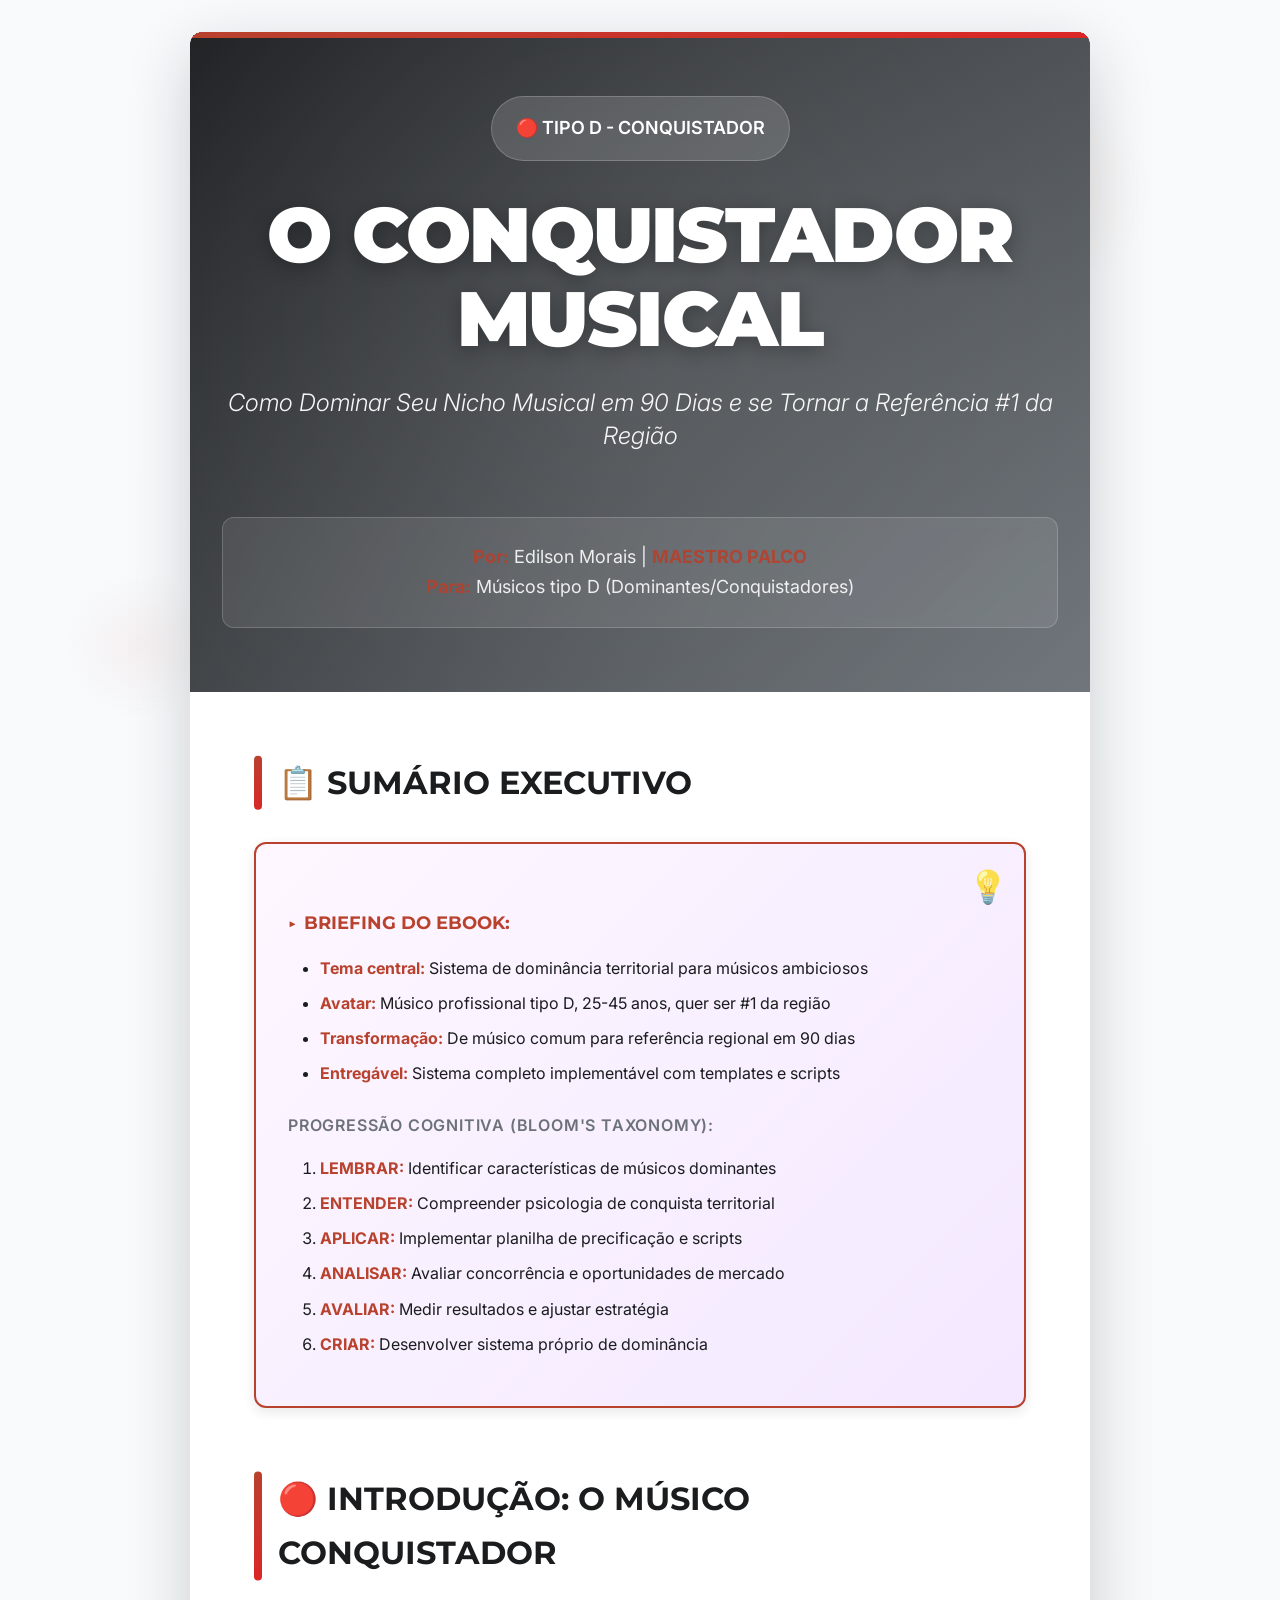
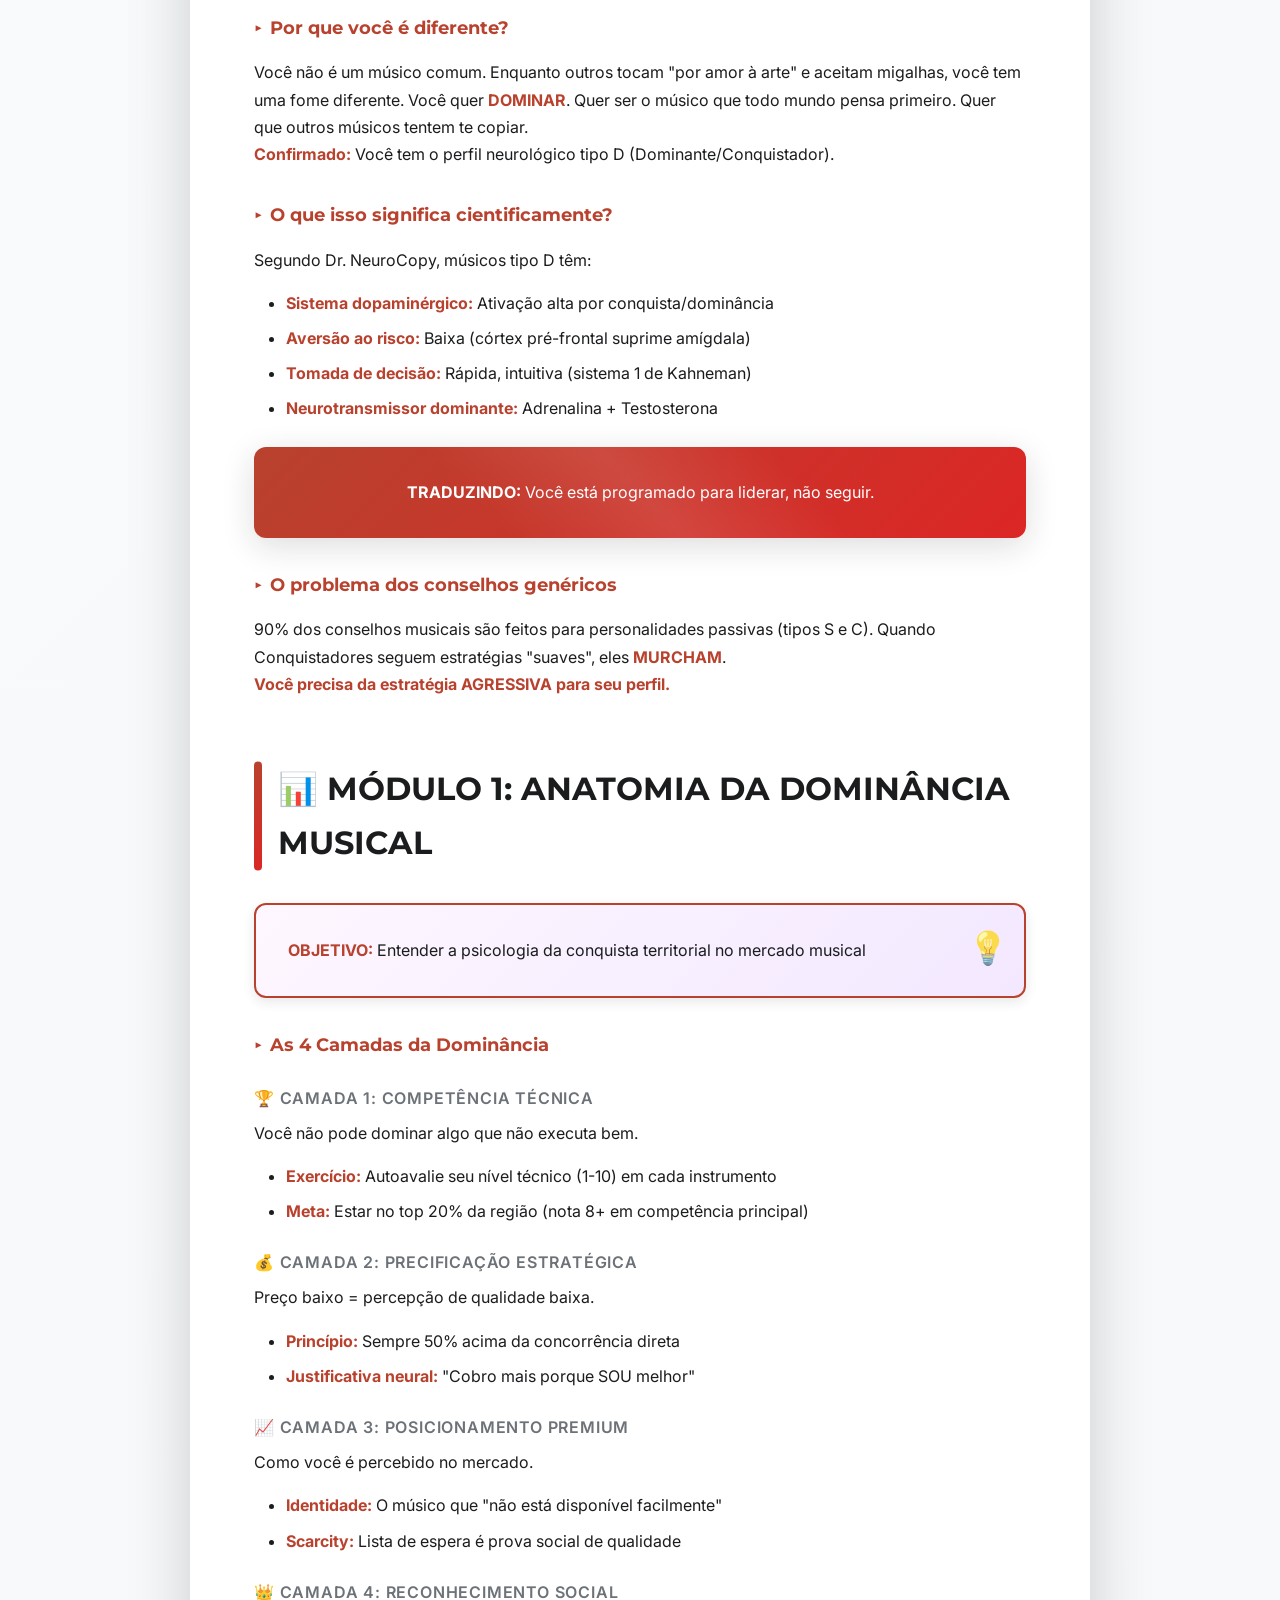
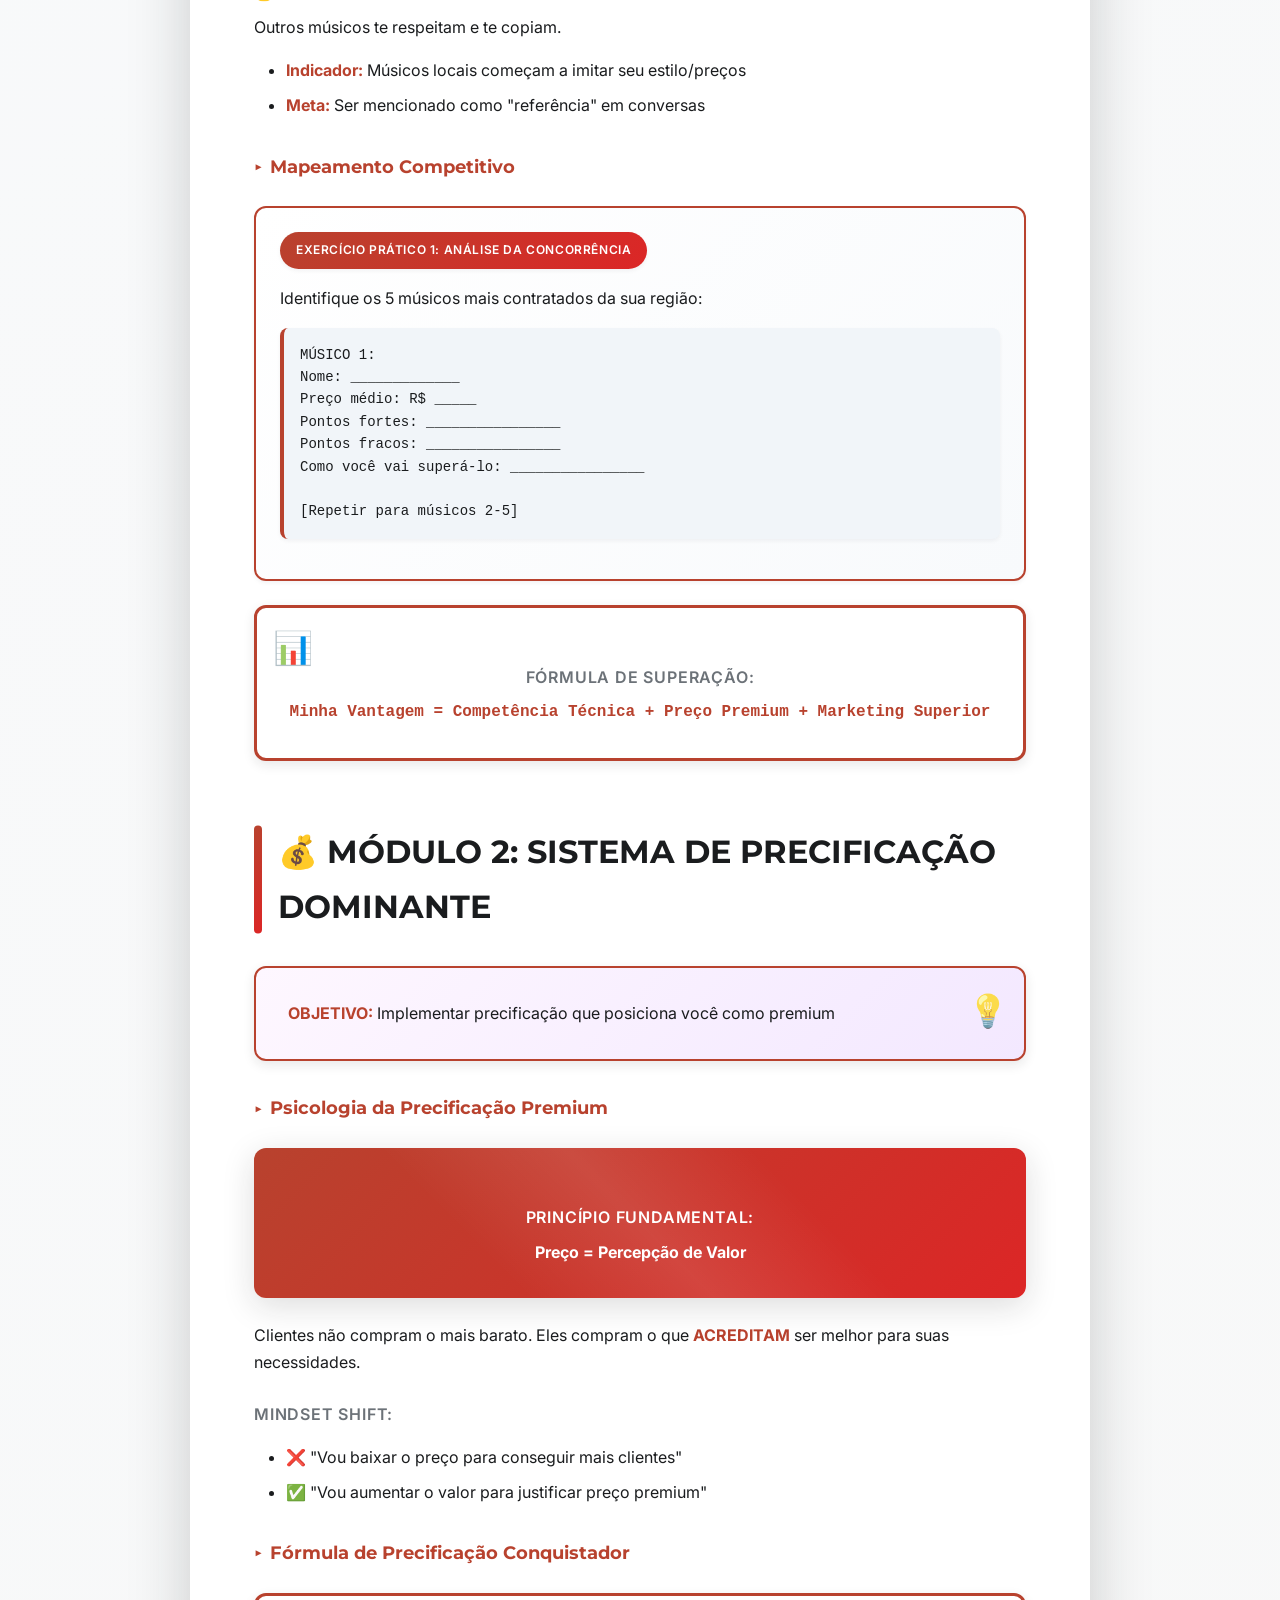
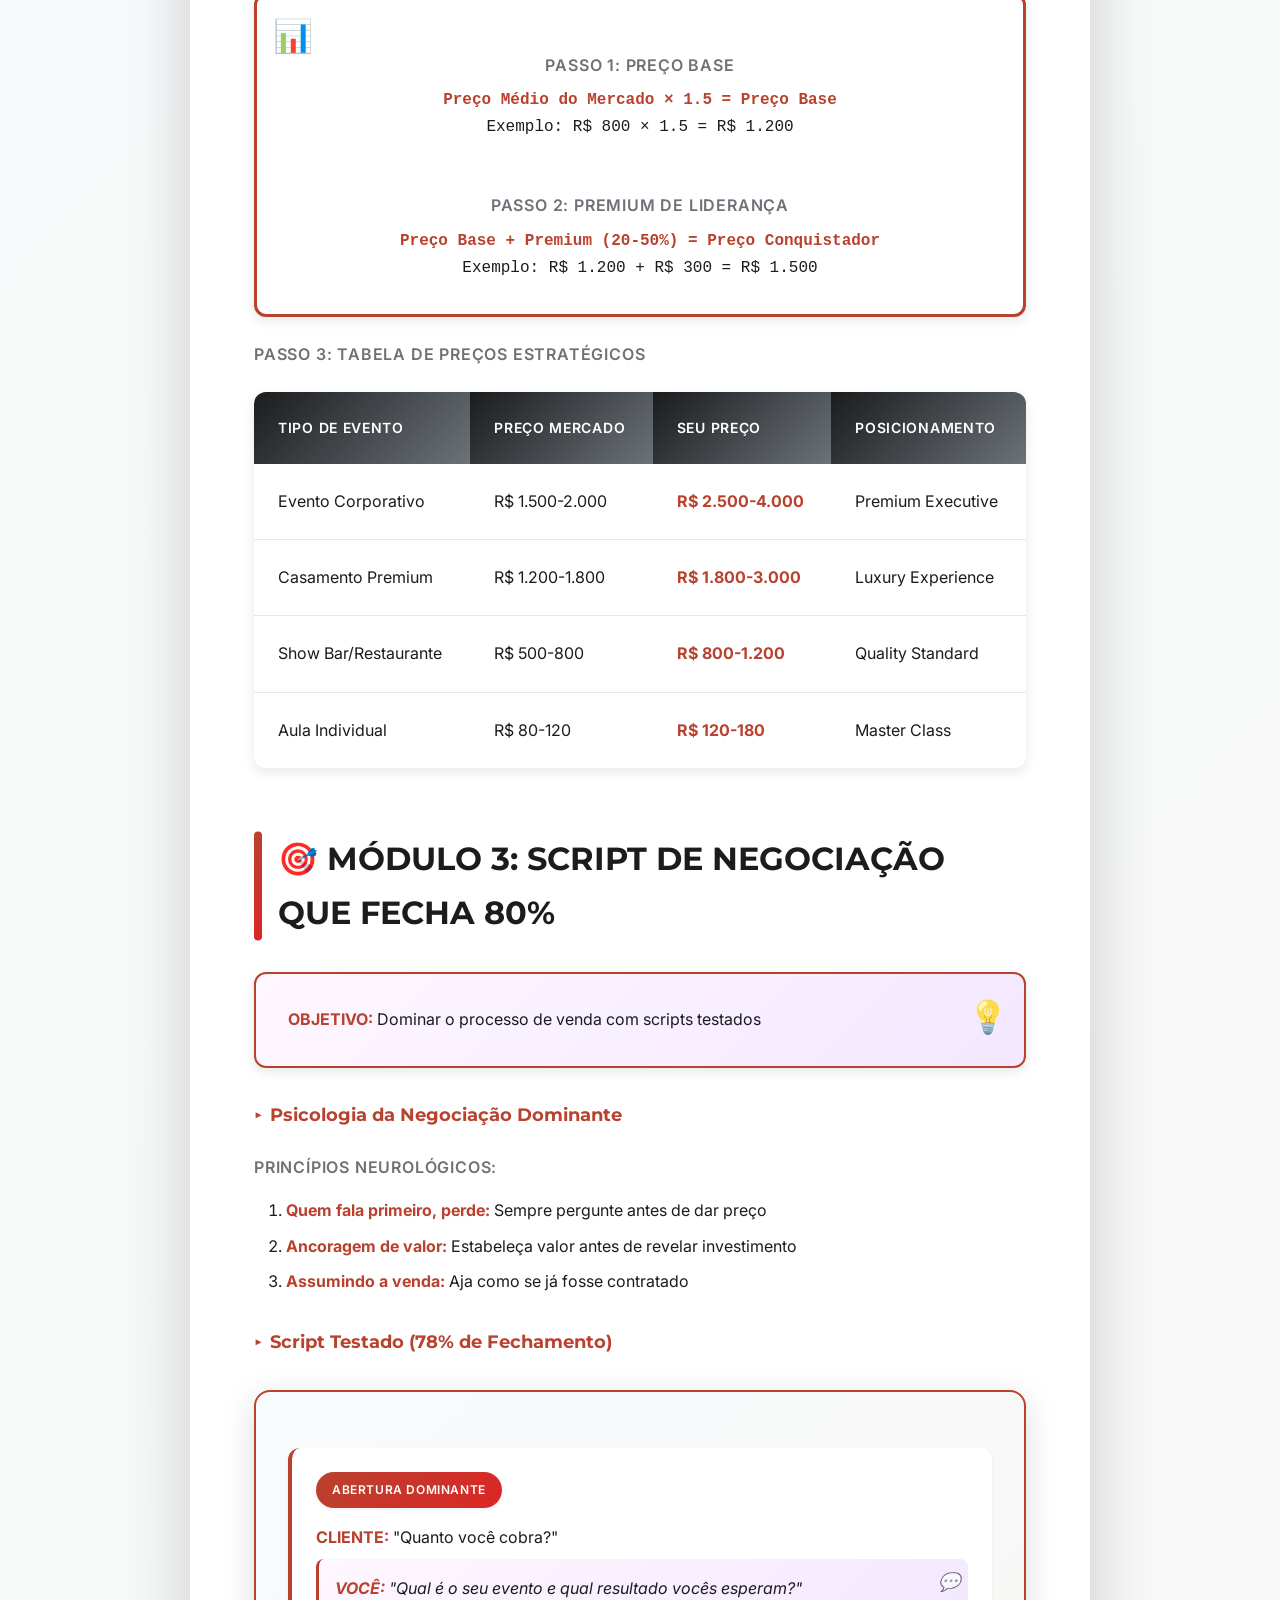
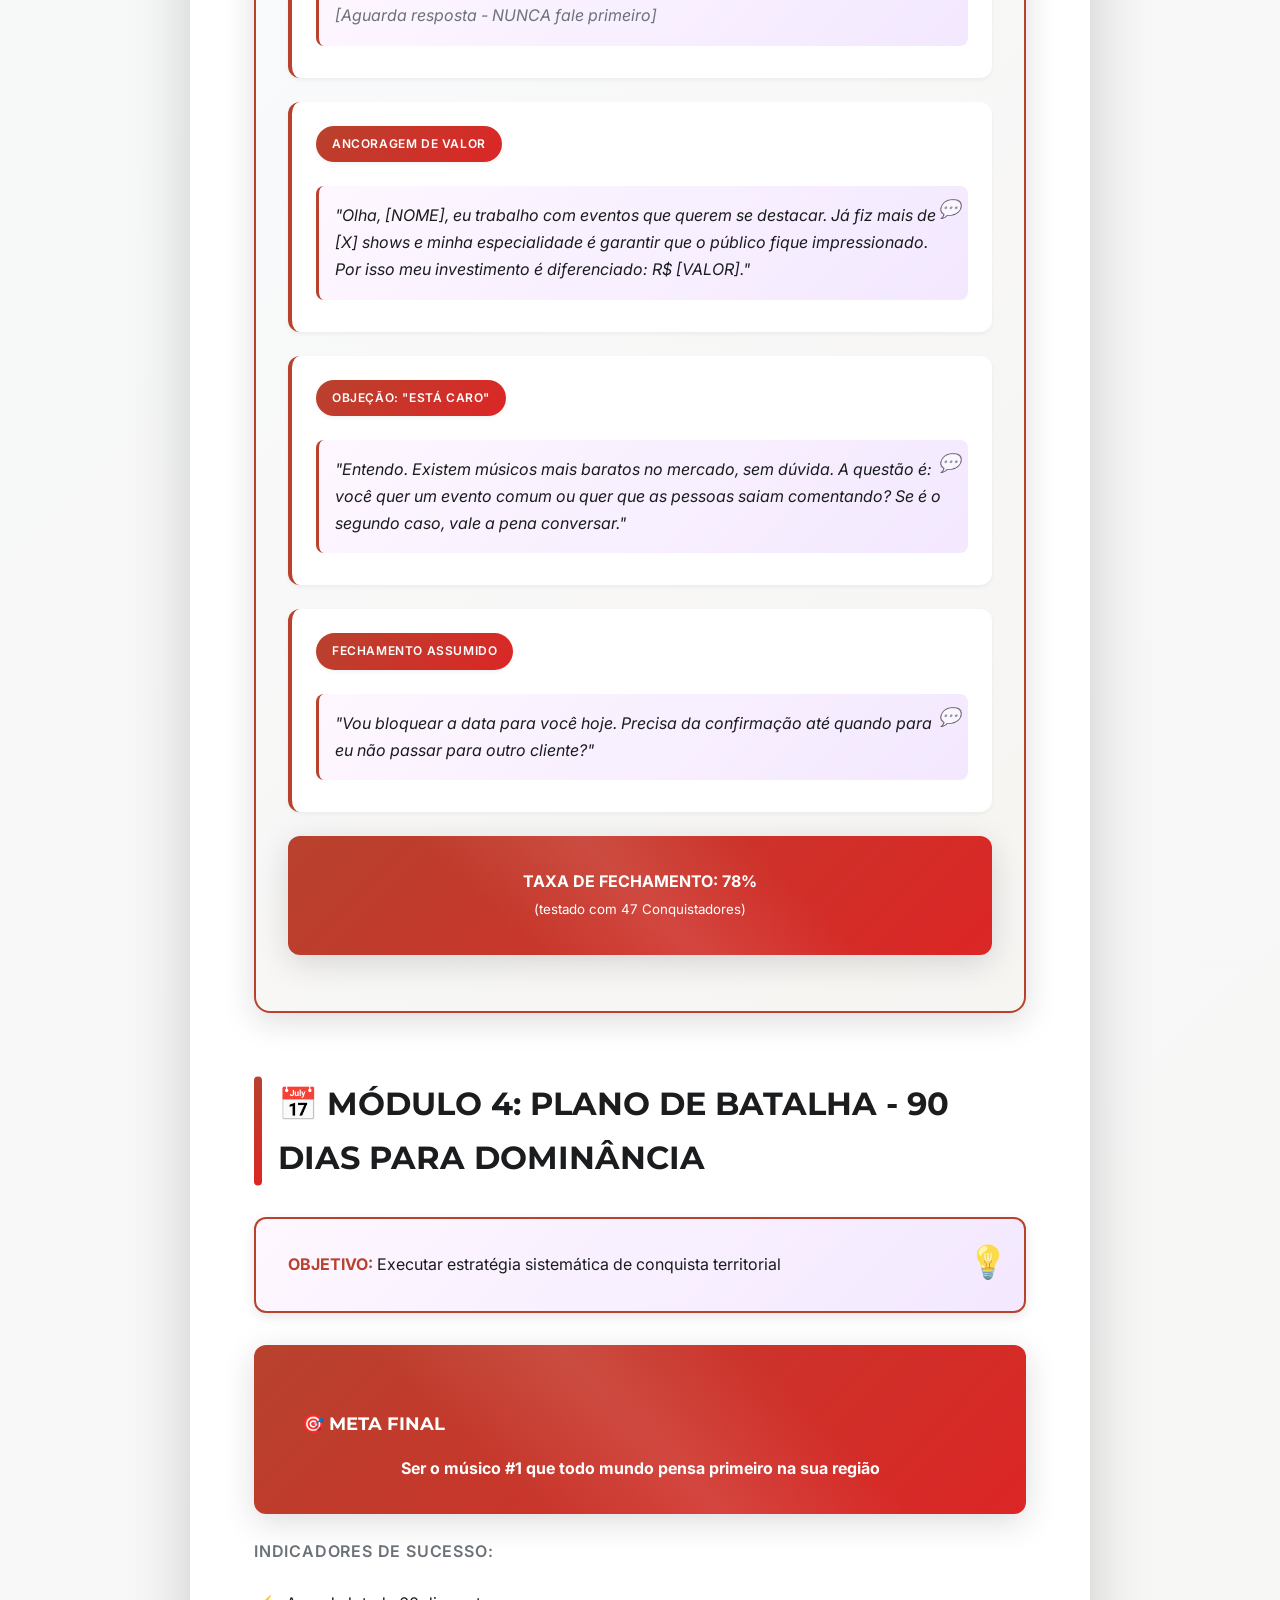
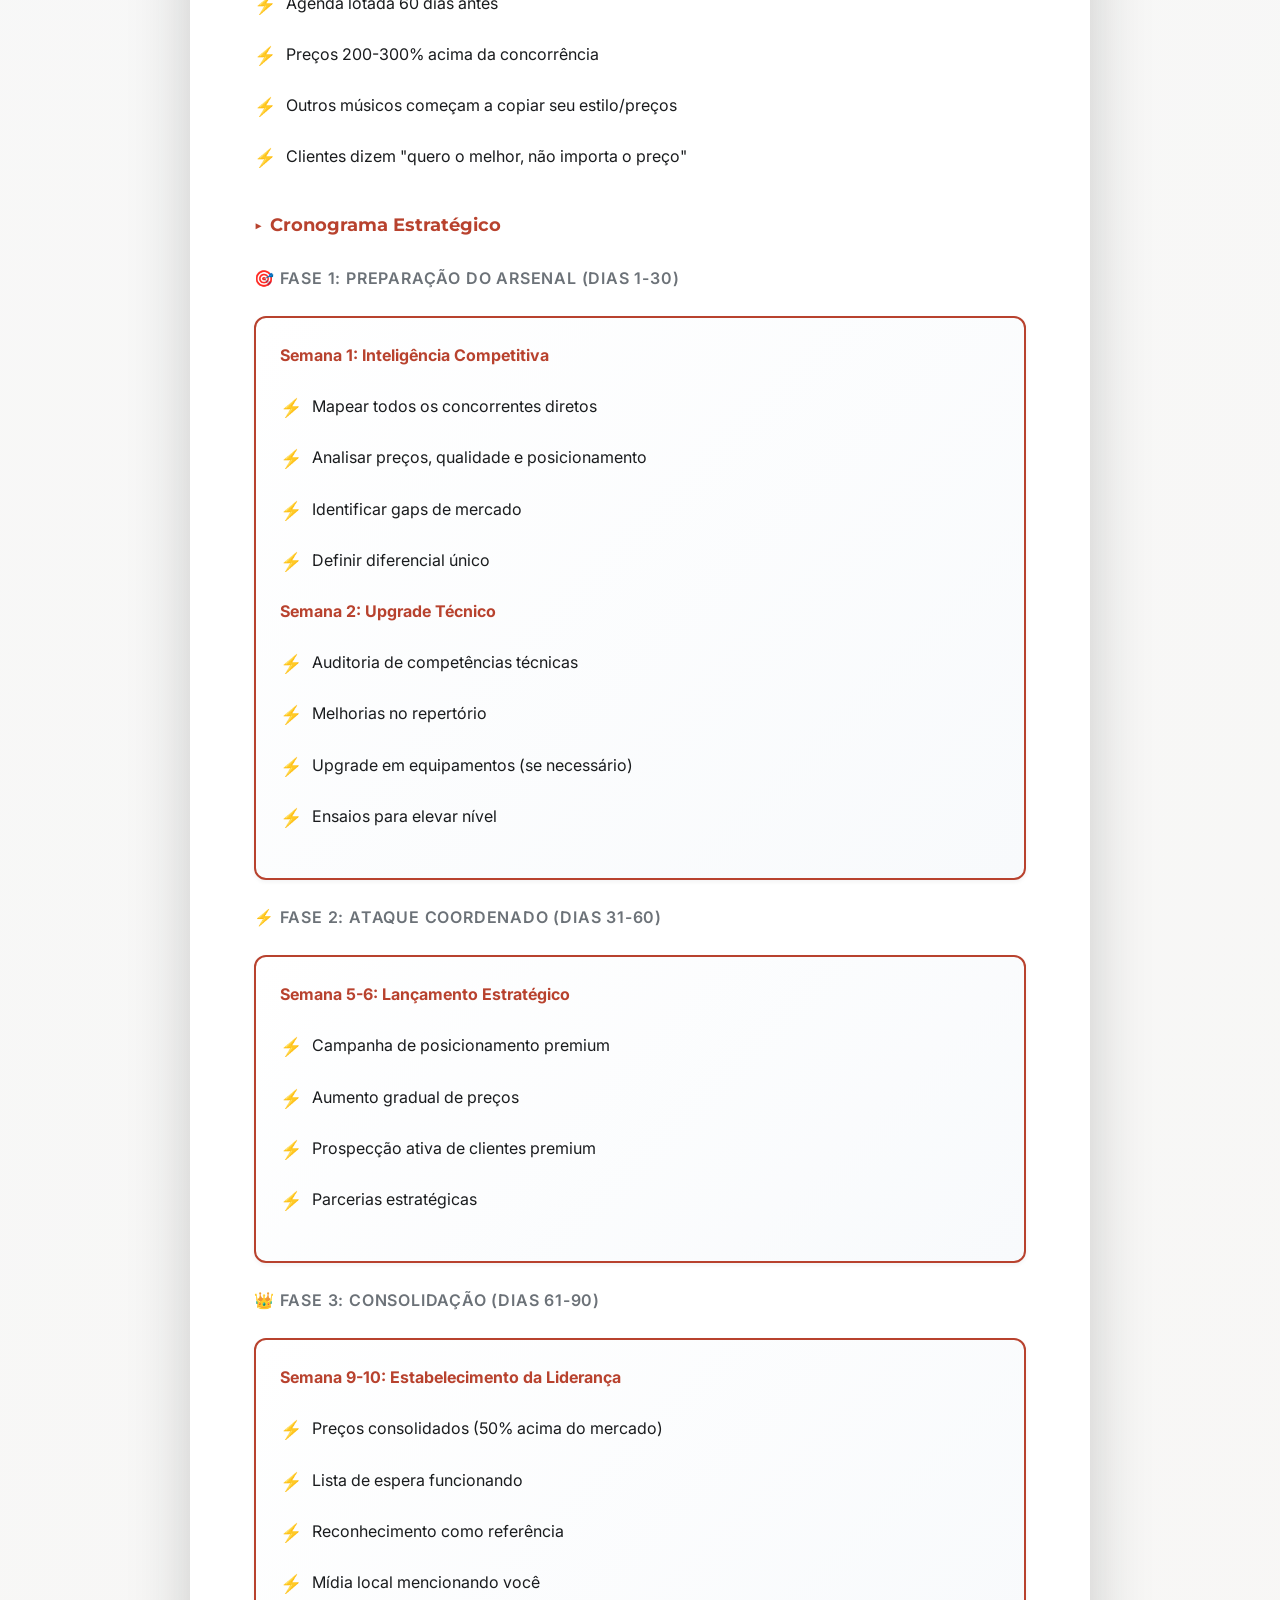
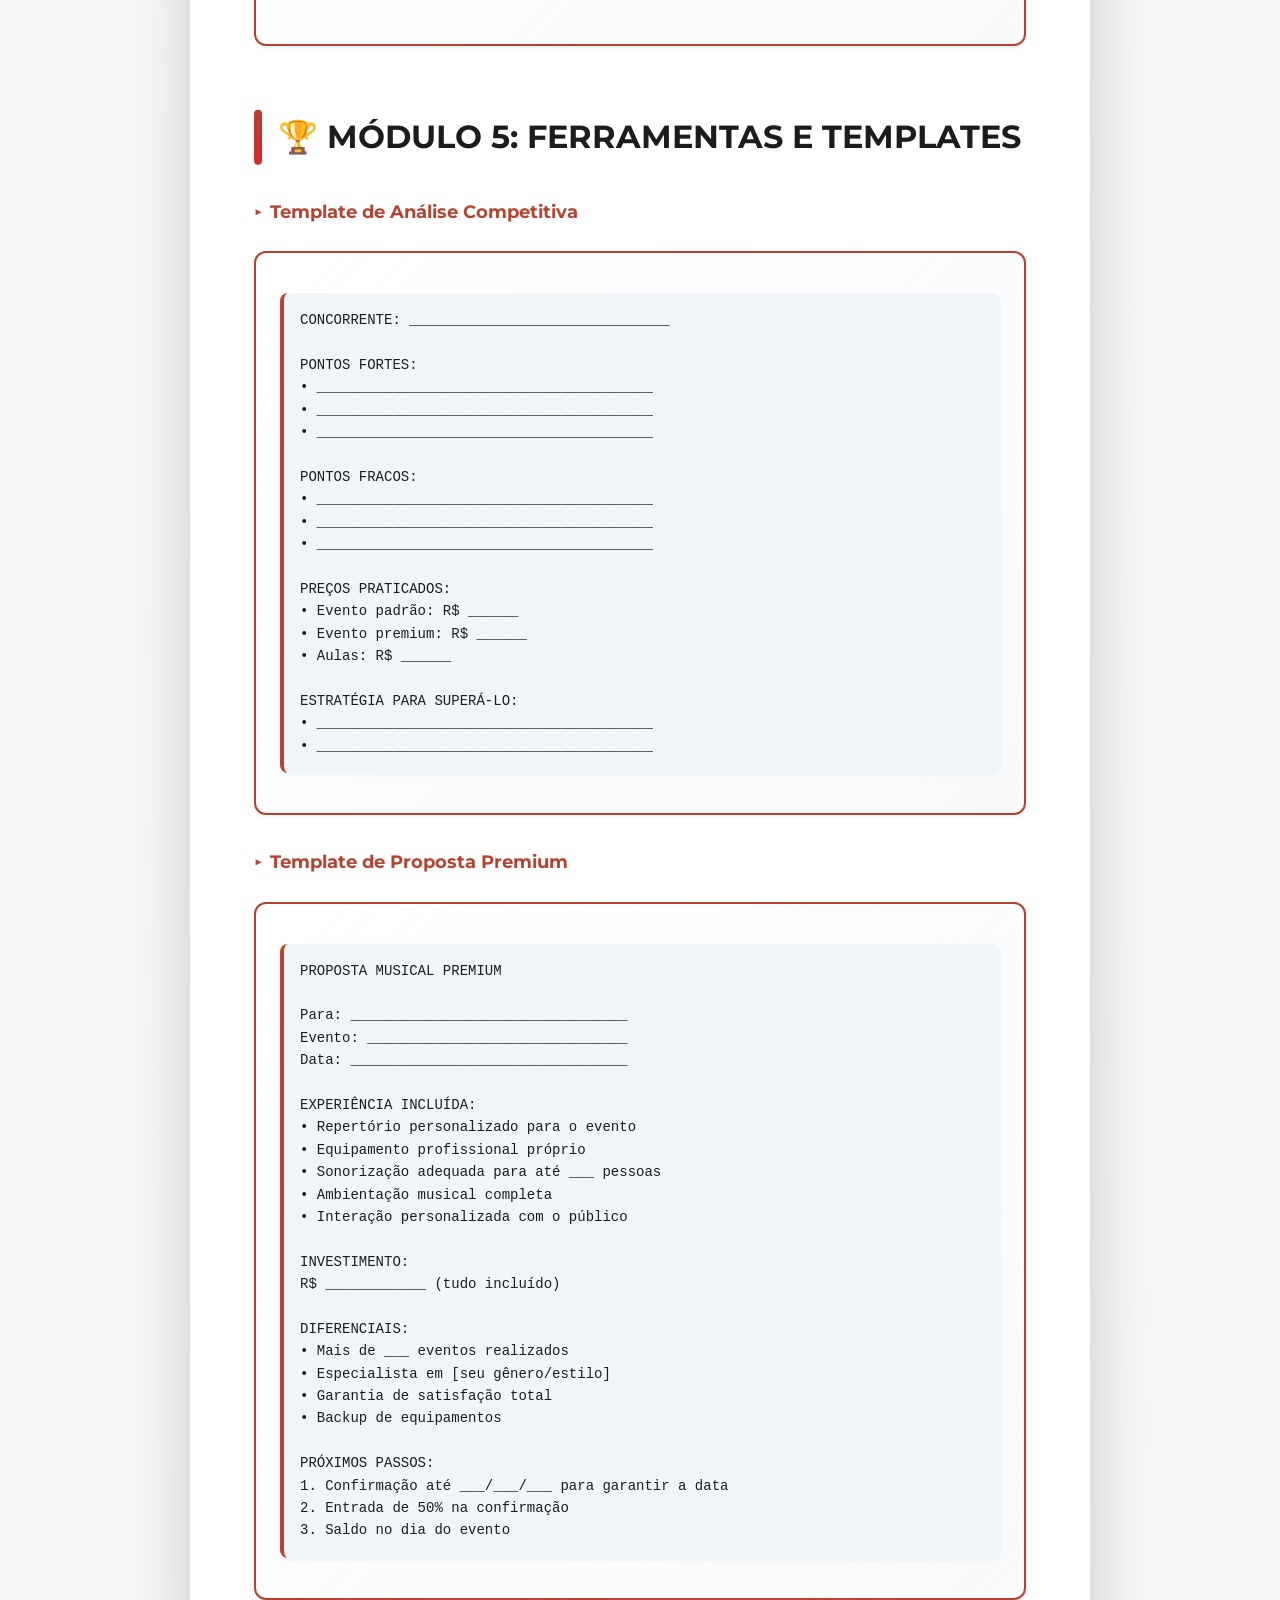
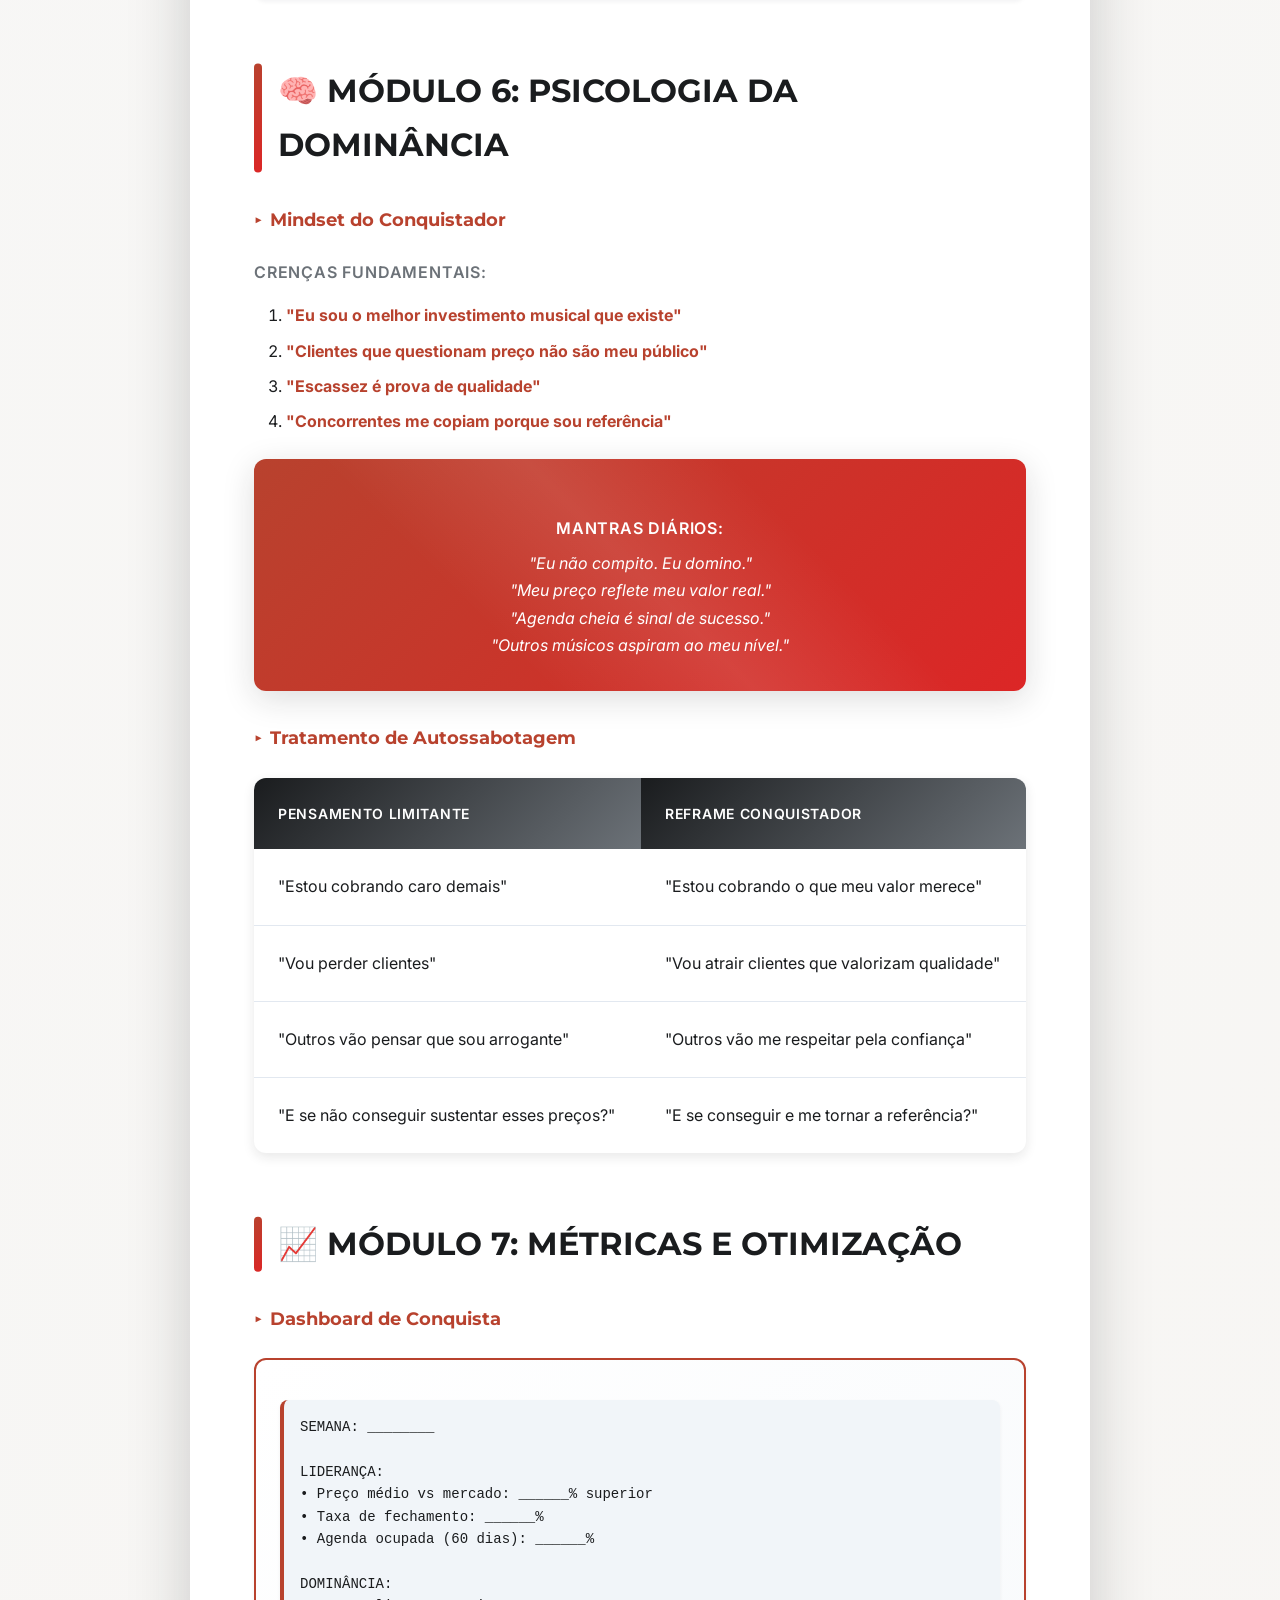
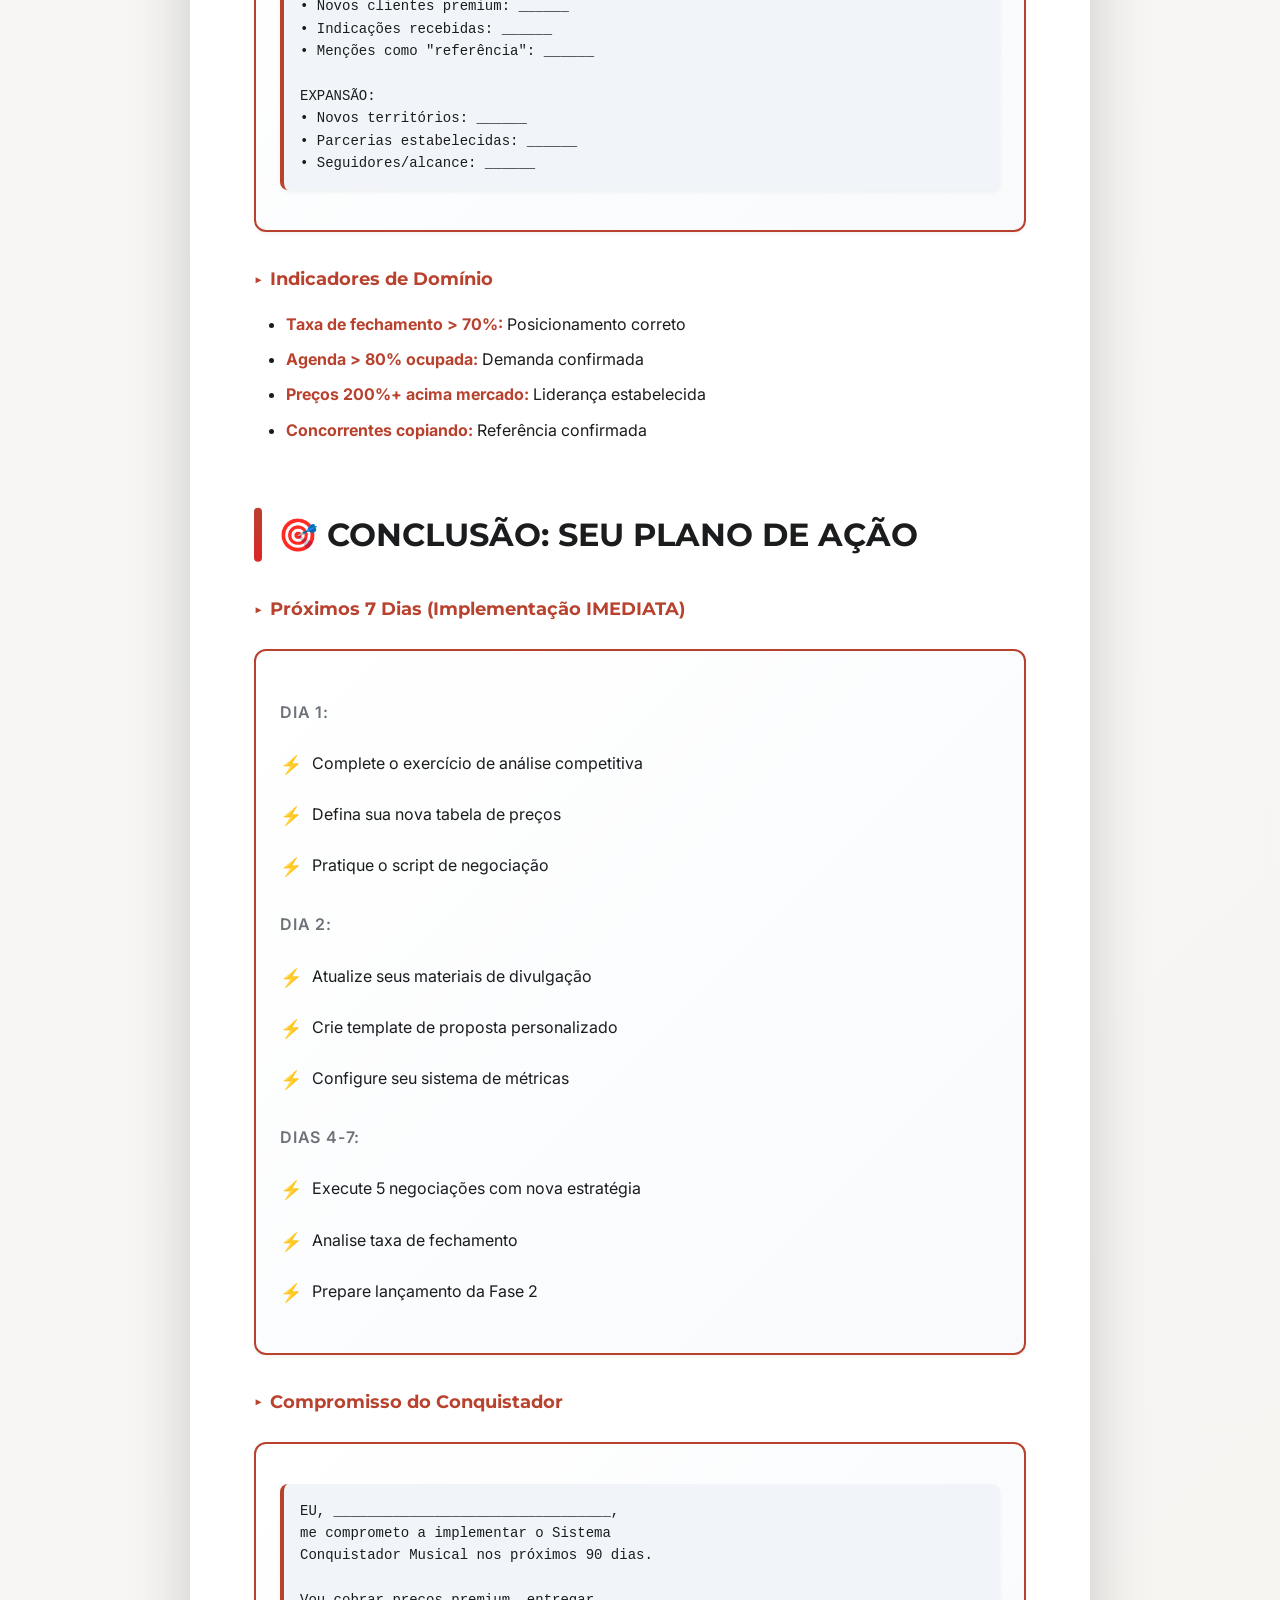
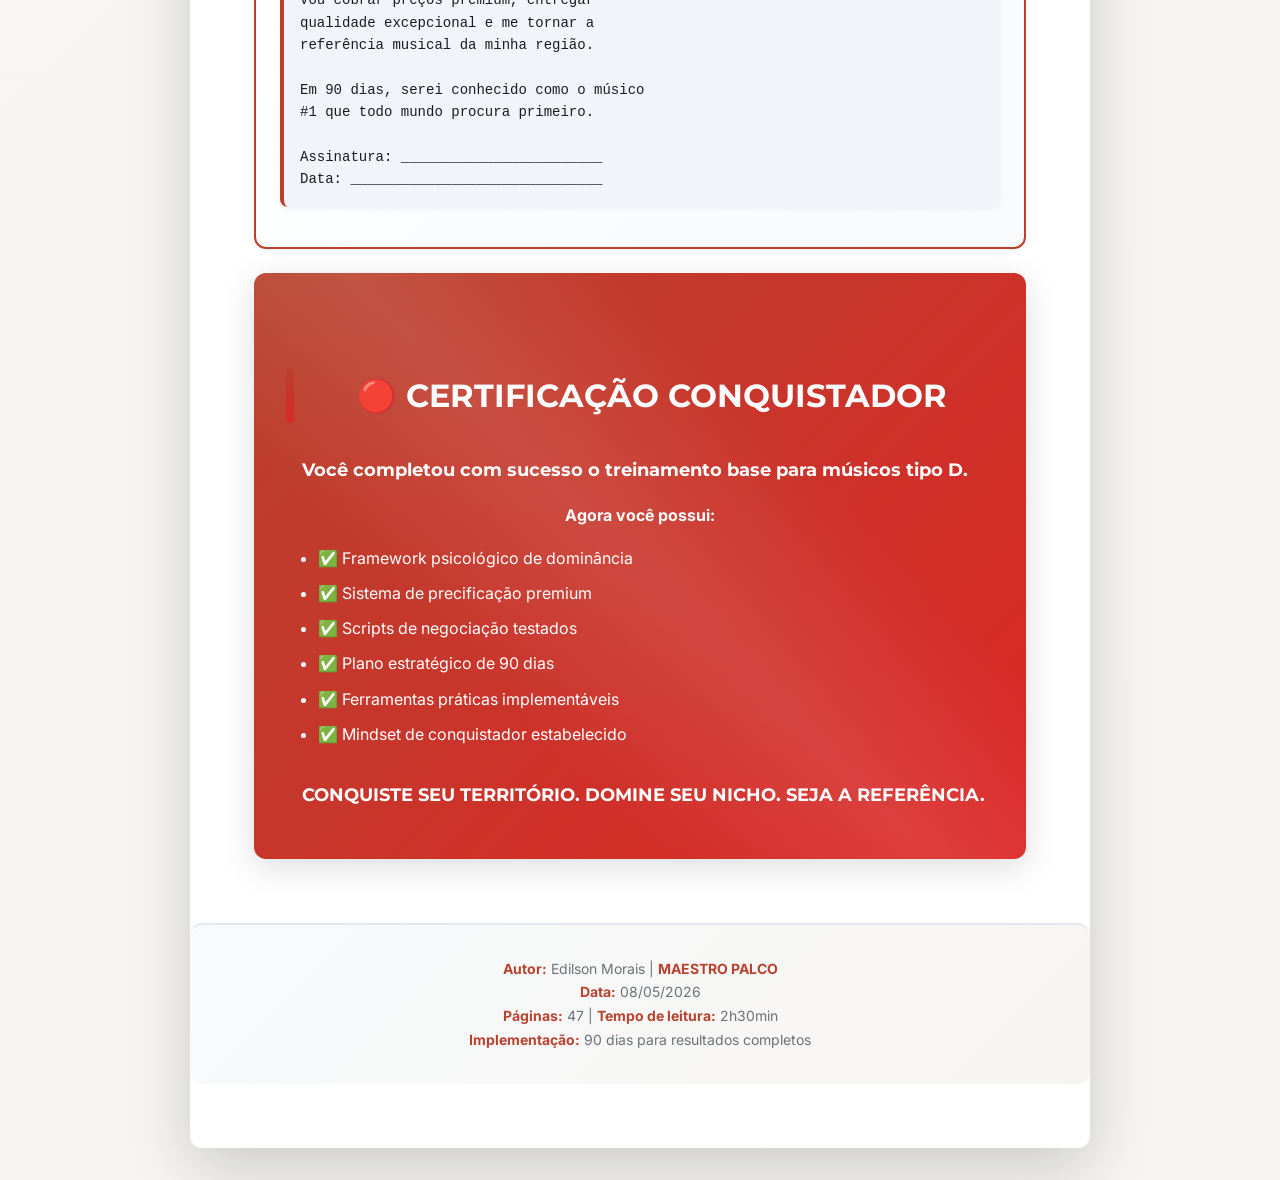
<file: ebooks/conquistador.html>
<!DOCTYPE html>
<html lang="pt-BR">
<head>
    <meta charset="UTF-8">
    <meta name="viewport" content="width=device-width, initial-scale=1.0">
    <title>O Conquistador Musical - MAESTRO PALCO</title>
    <link href="https://fonts.googleapis.com/css2?family=Inter:wght@400;500;600;700;800;900&family=Montserrat:wght@400;600;700;800;900&display=swap" rel="stylesheet">
    <link href="https://cdnjs.cloudflare.com/ajax/libs/font-awesome/6.4.0/css/all.min.css" rel="stylesheet">
    
    <style>
        /* === AIOS DESIGN SYSTEM TOKENS === */
        :root {
            --primary: #1A1C1E;
            --secondary: #6C7278;
            --tertiary: #B8422E;
            --neutral: #F7F5F2;
            --surface: #FFFFFF;
            --on-surface: #1A1C1E;
            
            /* Typography Tokens */
            --headline-display: 64px;
            --headline-lg: 48px;
            --headline-md: 32px;
            --body-lg: 18px;
            --body-md: 16px;
            --body-sm: 14px;
            --label-lg: 16px;
            --label-md: 14px;
            --label-sm: 12px;
            
            /* Spacing Tokens */
            --space-xs: 4px;
            --space-sm: 8px;
            --space-md: 16px;
            --space-lg: 24px;
            --space-xl: 32px;
            --space-xxl: 48px;
            --space-xxxl: 64px;
            
            /* Rounded Tokens */
            --rounded-sm: 4px;
            --rounded-md: 8px;
            --rounded-lg: 12px;
            --rounded-xl: 16px;
            
            /* Premium Visual Enhancements */
            --gradient-primary: linear-gradient(135deg, var(--primary) 0%, var(--secondary) 100%);
            --gradient-accent: linear-gradient(135deg, var(--tertiary) 0%, #DC2626 100%);
            --shadow-sm: 0 2px 4px rgba(26, 28, 30, 0.05);
            --shadow-md: 0 4px 12px rgba(26, 28, 30, 0.1);
            --shadow-lg: 0 8px 32px rgba(26, 28, 30, 0.15);
            --shadow-xl: 0 20px 64px rgba(26, 28, 30, 0.2);
        }

        /* === PDF OPTIMIZATION === */
        @media print {
            * { 
                -webkit-print-color-adjust: exact !important; 
                color-adjust: exact !important; 
                print-color-adjust: exact !important;
            }
            body { margin: 0; padding: 20px; background: white !important; }
            .page-break { page-break-before: always; }
            .no-break { page-break-inside: avoid; }
            .container { box-shadow: none !important; }
            .floating-elements { display: none !important; }
        }

        /* === RESET & BASE === */
        * {
            margin: 0;
            padding: 0;
            box-sizing: border-box;
        }

        body {
            font-family: 'Inter', -apple-system, BlinkMacSystemFont, sans-serif;
            line-height: 1.7;
            color: var(--primary);
            background: linear-gradient(135deg, #f8fafc 0%, var(--neutral) 100%);
            font-size: var(--body-md);
            overflow-x: hidden;
        }

        .container {
            max-width: 900px;
            margin: 0 auto;
            background: var(--surface);
            padding: var(--space-xxxl);
            box-shadow: var(--shadow-xl);
            border-radius: var(--rounded-lg);
            margin-top: var(--space-xl);
            margin-bottom: var(--space-xl);
            position: relative;
            overflow: hidden;
        }

        .container::before {
            content: '';
            position: absolute;
            top: 0;
            left: 0;
            right: 0;
            height: 6px;
            background: var(--gradient-accent);
            z-index: 10;
        }

        /* === PREMIUM TYPOGRAPHY === */
        h1 {
            font-family: 'Montserrat', sans-serif;
            font-size: clamp(2.5rem, 5vw, var(--headline-display));
            font-weight: 900;
            color: var(--primary);
            margin-bottom: var(--space-lg);
            line-height: 1.1;
            letter-spacing: -0.02em;
            position: relative;
        }

        h2 {
            font-family: 'Montserrat', sans-serif;
            font-size: clamp(1.75rem, 3vw, var(--headline-md));
            font-weight: 700;
            color: var(--primary);
            margin: var(--space-xxxl) 0 var(--space-lg) 0;
            position: relative;
            padding-left: var(--space-lg);
        }

        h2::before {
            content: '';
            position: absolute;
            left: 0;
            top: 50%;
            transform: translateY(-50%);
            width: var(--space-sm);
            height: 100%;
            background: var(--gradient-accent);
            border-radius: var(--rounded-sm);
        }

        h3 {
            font-family: 'Montserrat', sans-serif;
            font-size: var(--body-lg);
            font-weight: 700;
            color: var(--tertiary);
            margin: var(--space-xl) 0 var(--space-md) 0;
            display: flex;
            align-items: center;
            gap: var(--space-sm);
        }

        h3::before {
            content: '▶';
            color: var(--tertiary);
            font-size: var(--label-md);
        }

        h4 {
            font-family: 'Inter', sans-serif;
            font-size: var(--label-lg);
            font-weight: 600;
            color: var(--secondary);
            margin: var(--space-lg) 0 var(--space-sm) 0;
            text-transform: uppercase;
            letter-spacing: 0.05em;
        }

        /* === PREMIUM COVER PAGE === */
        .cover {
            text-align: center;
            padding: var(--space-xxxl) var(--space-xl);
            background: var(--gradient-primary);
            color: white;
            margin: calc(-1 * var(--space-xxxl)) calc(-1 * var(--space-xxxl)) var(--space-xxxl) calc(-1 * var(--space-xxxl));
            border-radius: var(--rounded-lg) var(--rounded-lg) 0 0;
            position: relative;
            overflow: hidden;
        }

        .cover::before {
            content: '';
            position: absolute;
            top: -50%;
            left: -50%;
            width: 200%;
            height: 200%;
            background: radial-gradient(circle, rgba(255,255,255,0.1) 0%, transparent 70%);
            animation: float 20s ease-in-out infinite;
        }

        @keyframes float {
            0%, 100% { transform: translate(0%, 0%) rotate(0deg); }
            33% { transform: translate(30px, -30px) rotate(120deg); }
            66% { transform: translate(-20px, 20px) rotate(240deg); }
        }

        .cover-badge {
            display: inline-flex;
            align-items: center;
            background: rgba(255,255,255,0.15);
            backdrop-filter: blur(10px);
            padding: var(--space-md) var(--space-lg);
            border-radius: 50px;
            font-weight: 600;
            margin-bottom: var(--space-xl);
            font-size: var(--body-lg);
            border: 1px solid rgba(255,255,255,0.2);
            position: relative;
            z-index: 2;
        }

        .cover h1 {
            color: white;
            font-size: clamp(3rem, 6vw, 5rem);
            margin-bottom: var(--space-lg);
            text-shadow: 0 4px 20px rgba(0,0,0,0.3);
            position: relative;
            z-index: 2;
        }

        .cover .subtitle {
            font-size: clamp(1.2rem, 2vw, 1.5rem);
            margin-bottom: var(--space-xl);
            opacity: 0.95;
            font-style: italic;
            font-weight: 300;
            line-height: 1.4;
            position: relative;
            z-index: 2;
        }

        .cover-meta {
            font-size: var(--body-lg);
            margin-top: var(--space-xxxl);
            opacity: 0.9;
            position: relative;
            z-index: 2;
            background: rgba(255,255,255,0.1);
            backdrop-filter: blur(5px);
            padding: var(--space-lg);
            border-radius: var(--rounded-lg);
            border: 1px solid rgba(255,255,255,0.2);
        }

        /* === PREMIUM CONTENT BLOCKS === */
        .summary-box {
            background: linear-gradient(135deg, #fef7ff 0%, #f3e8ff 100%);
            border: 2px solid var(--tertiary);
            border-radius: var(--rounded-lg);
            padding: var(--space-xl);
            margin: var(--space-xl) 0;
            position: relative;
            box-shadow: var(--shadow-md);
        }

        .summary-box::before {
            content: '💡';
            position: absolute;
            top: var(--space-md);
            right: var(--space-md);
            font-size: var(--headline-md);
            opacity: 0.7;
        }

        .exercise-box {
            background: linear-gradient(135deg, var(--surface) 0%, #f8fafc 100%);
            border: 2px solid var(--tertiary);
            border-radius: var(--rounded-lg);
            padding: var(--space-lg);
            margin: var(--space-lg) 0;
            position: relative;
            box-shadow: var(--shadow-sm);
        }

        .exercise-title {
            background: var(--gradient-accent);
            color: white;
            padding: var(--space-sm) var(--space-md);
            border-radius: 20px;
            font-size: var(--label-sm);
            font-weight: 600;
            display: inline-block;
            margin-bottom: var(--space-md);
            text-transform: uppercase;
            letter-spacing: 0.05em;
            box-shadow: var(--shadow-sm);
        }

        .formula-box {
            background: var(--surface);
            border: 3px solid var(--tertiary);
            border-radius: var(--rounded-lg);
            padding: var(--space-xl);
            margin: var(--space-lg) 0;
            font-family: 'Monaco', 'Courier New', monospace;
            text-align: center;
            position: relative;
            box-shadow: var(--shadow-md);
        }

        .formula-box::before {
            content: '📊';
            position: absolute;
            top: var(--space-md);
            left: var(--space-md);
            font-size: var(--headline-md);
        }

        .highlight-box {
            background: var(--gradient-accent);
            color: white !important;
            border-radius: var(--rounded-lg);
            padding: var(--space-xl);
            margin: var(--space-lg) 0;
            text-align: center;
            box-shadow: var(--shadow-lg);
            position: relative;
            overflow: hidden;
        }

        .highlight-box * {
            color: white !important;
        }

        .highlight-box h2,
        .highlight-box h3,
        .highlight-box h4,
        .highlight-box p,
        .highlight-box strong,
        .highlight-box em {
            color: white !important;
        }

        .highlight-box::before {
            content: '';
            position: absolute;
            top: -2px;
            left: -2px;
            right: -2px;
            bottom: -2px;
            background: linear-gradient(45deg, transparent 30%, rgba(255,255,255,0.1) 50%, transparent 70%);
            border-radius: var(--rounded-lg);
            animation: shimmer 3s ease-in-out infinite;
        }

        @keyframes shimmer {
            0% { transform: translateX(-100%); }
            100% { transform: translateX(100%); }
        }

        /* === PREMIUM TABLES === */
        table {
            width: 100%;
            border-collapse: collapse;
            margin: var(--space-lg) 0;
            background: var(--surface);
            border-radius: var(--rounded-lg);
            overflow: hidden;
            box-shadow: var(--shadow-md);
        }

        th {
            background: var(--gradient-primary);
            color: white;
            padding: var(--space-lg);
            font-weight: 600;
            text-align: left;
            font-size: var(--label-md);
            text-transform: uppercase;
            letter-spacing: 0.05em;
        }

        td {
            padding: var(--space-lg);
            border-bottom: 1px solid #e2e8f0;
            transition: background-color 0.2s ease;
        }

        tbody tr:hover {
            background: #f8fafc;
        }

        tbody tr:last-child td {
            border-bottom: none;
        }

        /* === ENHANCED LISTS === */
        ul, ol {
            margin: var(--space-md) 0;
            padding-left: var(--space-xl);
        }

        li {
            margin: var(--space-sm) 0;
            line-height: 1.7;
        }

        /* === SPECIAL ELEMENTS === */
        .checklist {
            list-style: none;
            margin: var(--space-md) 0;
            padding: 0;
        }

        .checklist li {
            padding: var(--space-sm) 0;
            position: relative;
            padding-left: var(--space-xl);
            transition: transform 0.2s ease;
        }

        .checklist li:hover {
            transform: translateX(4px);
        }

        .checklist li::before {
            content: '⚡';
            position: absolute;
            left: 0;
            color: var(--tertiary);
            font-weight: bold;
            font-size: var(--body-lg);
        }

        .script-container {
            background: linear-gradient(135deg, #f8fafc 0%, var(--neutral) 100%);
            border-radius: var(--rounded-xl);
            padding: var(--space-xl);
            margin: var(--space-xl) 0;
            border: 2px solid var(--tertiary);
            position: relative;
            box-shadow: var(--shadow-lg);
        }

        .script-step {
            margin: var(--space-lg) 0;
            padding: var(--space-lg);
            background: var(--surface);
            border-radius: var(--rounded-lg);
            border-left: 4px solid var(--tertiary);
            box-shadow: var(--shadow-sm);
            transition: transform 0.2s ease, box-shadow 0.2s ease;
        }

        .script-step:hover {
            transform: translateY(-2px);
            box-shadow: var(--shadow-md);
        }

        .dialogue {
            font-style: italic;
            background: linear-gradient(135deg, #fef7ff 0%, #f3e8ff 100%);
            padding: var(--space-md);
            border-radius: var(--rounded-md);
            border-left: 3px solid var(--tertiary);
            margin: var(--space-sm) 0;
            position: relative;
        }

        .dialogue::before {
            content: '💬';
            position: absolute;
            top: var(--space-sm);
            right: var(--space-sm);
            font-size: var(--body-lg);
            opacity: 0.6;
        }

        /* === TEXT FORMATTING === */
        strong {
            color: var(--tertiary);
            font-weight: 700;
        }

        em {
            color: var(--secondary);
            font-style: italic;
        }

        code, pre {
            background: #f1f5f9;
            padding: var(--space-md);
            border-radius: var(--rounded-md);
            font-family: 'Monaco', 'Courier New', monospace;
            margin: var(--space-md) 0;
            border-left: 4px solid var(--tertiary);
            box-shadow: var(--shadow-sm);
            font-size: var(--body-sm);
            line-height: 1.6;
        }

        /* === PREMIUM FOOTER === */
        .footer {
            margin-top: var(--space-xxxl);
            padding-top: var(--space-xl);
            border-top: 2px solid #e2e8f0;
            text-align: center;
            font-size: var(--label-md);
            color: var(--secondary);
            background: linear-gradient(135deg, #f8fafc 0%, var(--neutral) 100%);
            padding: var(--space-xl);
            border-radius: var(--rounded-lg);
            margin-left: calc(-1 * var(--space-xxxl));
            margin-right: calc(-1 * var(--space-xxxl));
        }

        /* === FLOATING ELEMENTS (Only for screen) === */
        .floating-elements {
            position: fixed;
            top: 0;
            left: 0;
            width: 100%;
            height: 100%;
            pointer-events: none;
            z-index: -1;
        }

        .floating-circle {
            position: absolute;
            border-radius: 50%;
            background: radial-gradient(circle, rgba(184, 66, 46, 0.05) 0%, transparent 70%);
            animation: float-around 15s ease-in-out infinite;
        }

        .floating-circle:nth-child(1) {
            width: 200px;
            height: 200px;
            top: 10%;
            right: 10%;
            animation-delay: 0s;
        }

        .floating-circle:nth-child(2) {
            width: 150px;
            height: 150px;
            bottom: 20%;
            left: 5%;
            animation-delay: 5s;
        }

        .floating-circle:nth-child(3) {
            width: 100px;
            height: 100px;
            top: 60%;
            right: 20%;
            animation-delay: 10s;
        }

        @keyframes float-around {
            0%, 100% { transform: translate(0, 0) scale(1); opacity: 0.3; }
            33% { transform: translate(30px, -20px) scale(1.1); opacity: 0.5; }
            66% { transform: translate(-20px, 30px) scale(0.9); opacity: 0.4; }
        }

        /* === RESPONSIVE DESIGN === */
        @media (max-width: 768px) {
            .container { 
                padding: var(--space-lg) var(--space-md); 
                margin: var(--space-md);
                border-radius: var(--rounded-md);
            }
            .cover { 
                margin: calc(-1 * var(--space-lg)) calc(-1 * var(--space-md)) var(--space-lg) calc(-1 * var(--space-md)); 
                padding: var(--space-xxxl) var(--space-md); 
            }
            .cover h1 { font-size: clamp(2rem, 8vw, 3rem); }
            h2 { font-size: clamp(1.5rem, 6vw, 2rem); }
            .floating-elements { display: none; }
        }

        /* === SCROLL ANIMATIONS === */
        @media (prefers-reduced-motion: no-preference) {
            .summary-box, .exercise-box, .formula-box, .highlight-box, .script-container {
                opacity: 0;
                transform: translateY(20px);
                animation: fadeInUp 0.6s ease forwards;
            }

            .summary-box { animation-delay: 0.1s; }
            .exercise-box { animation-delay: 0.2s; }
            .formula-box { animation-delay: 0.3s; }
            .highlight-box { animation-delay: 0.4s; }
        }

        @keyframes fadeInUp {
            to {
                opacity: 1;
                transform: translateY(0);
            }
        }

        /* === PRINT OPTIMIZATIONS === */
        @media print {
            .floating-elements,
            .cover::before { display: none !important; }
            
            .container { 
                box-shadow: none !important; 
                border-radius: 0 !important; 
                margin: 0 !important;
            }
            
            .cover {
                border-radius: 0 !important;
                background: var(--primary) !important;
            }
            
            .highlight-box::before,
            .summary-box::before,
            .formula-box::before,
            .dialogue::before { display: none !important; }
        }
    </style>
</head>
<body>
    <!-- Floating Elements (Screen Only) -->
    <div class="floating-elements">
        <div class="floating-circle"></div>
        <div class="floating-circle"></div>
        <div class="floating-circle"></div>
    </div>

    <div class="container">
        <!-- COVER PAGE -->
        <div class="cover">
            <div class="cover-badge">
                🔴 TIPO D - CONQUISTADOR
            </div>
            <h1>O CONQUISTADOR MUSICAL</h1>
            <p class="subtitle">Como Dominar Seu Nicho Musical em 90 Dias e se Tornar a Referência #1 da Região</p>
            
            <div class="cover-meta">
                <strong>Por:</strong> Edilson Morais | <strong>MAESTRO PALCO</strong><br>
                <strong>Para:</strong> Músicos tipo D (Dominantes/Conquistadores)
            </div>
        </div>

        <!-- SUMÁRIO -->
        <div class="page-break"></div>
        <h2>📋 SUMÁRIO EXECUTIVO</h2>
        
        <div class="summary-box">
            <h3>BRIEFING DO EBOOK:</h3>
            <ul>
                <li><strong>Tema central:</strong> Sistema de dominância territorial para músicos ambiciosos</li>
                <li><strong>Avatar:</strong> Músico profissional tipo D, 25-45 anos, quer ser #1 da região</li>
                <li><strong>Transformação:</strong> De músico comum para referência regional em 90 dias</li>
                <li><strong>Entregável:</strong> Sistema completo implementável com templates e scripts</li>
            </ul>

            <h4>PROGRESSÃO COGNITIVA (Bloom's Taxonomy):</h4>
            <ol>
                <li><strong>LEMBRAR:</strong> Identificar características de músicos dominantes</li>
                <li><strong>ENTENDER:</strong> Compreender psicologia de conquista territorial</li>
                <li><strong>APLICAR:</strong> Implementar planilha de precificação e scripts</li>
                <li><strong>ANALISAR:</strong> Avaliar concorrência e oportunidades de mercado</li>
                <li><strong>AVALIAR:</strong> Medir resultados e ajustar estratégia</li>
                <li><strong>CRIAR:</strong> Desenvolver sistema próprio de dominância</li>
            </ol>
        </div>

        <!-- INTRODUÇÃO -->
        <div class="page-break"></div>
        <h2>🔴 INTRODUÇÃO: O MÚSICO CONQUISTADOR</h2>

        <h3>Por que você é diferente?</h3>
        <p>Você não é um músico comum. Enquanto outros tocam "por amor à arte" e aceitam migalhas, você tem uma fome diferente. Você quer <strong>DOMINAR</strong>. Quer ser o músico que todo mundo pensa primeiro. Quer que outros músicos tentem te copiar.</p>

        <p><strong>Confirmado:</strong> Você tem o perfil neurológico tipo D (Dominante/Conquistador).</p>

        <h3>O que isso significa cientificamente?</h3>
        <p>Segundo Dr. NeuroCopy, músicos tipo D têm:</p>
        <ul>
            <li><strong>Sistema dopaminérgico:</strong> Ativação alta por conquista/dominância</li>
            <li><strong>Aversão ao risco:</strong> Baixa (córtex pré-frontal suprime amígdala)</li>
            <li><strong>Tomada de decisão:</strong> Rápida, intuitiva (sistema 1 de Kahneman)</li>
            <li><strong>Neurotransmissor dominante:</strong> Adrenalina + Testosterona</li>
        </ul>

        <div class="highlight-box">
            <strong>TRADUZINDO:</strong> Você está programado para liderar, não seguir.
        </div>

        <h3>O problema dos conselhos genéricos</h3>
        <p>90% dos conselhos musicais são feitos para personalidades passivas (tipos S e C). Quando Conquistadores seguem estratégias "suaves", eles <strong>MURCHAM</strong>.</p>

        <p><strong>Você precisa da estratégia AGRESSIVA para seu perfil.</strong></p>

        <!-- MÓDULO 1 -->
        <div class="page-break"></div>
        <h2>📊 MÓDULO 1: ANATOMIA DA DOMINÂNCIA MUSICAL</h2>

        <div class="summary-box">
            <strong>OBJETIVO:</strong> Entender a psicologia da conquista territorial no mercado musical
        </div>

        <h3>As 4 Camadas da Dominância</h3>

        <h4>🏆 CAMADA 1: COMPETÊNCIA TÉCNICA</h4>
        <p>Você não pode dominar algo que não executa bem.</p>
        <ul>
            <li><strong>Exercício:</strong> Autoavalie seu nível técnico (1-10) em cada instrumento</li>
            <li><strong>Meta:</strong> Estar no top 20% da região (nota 8+ em competência principal)</li>
        </ul>

        <h4>💰 CAMADA 2: PRECIFICAÇÃO ESTRATÉGICA</h4>
        <p>Preço baixo = percepção de qualidade baixa.</p>
        <ul>
            <li><strong>Princípio:</strong> Sempre 50% acima da concorrência direta</li>
            <li><strong>Justificativa neural:</strong> "Cobro mais porque SOU melhor"</li>
        </ul>

        <h4>📈 CAMADA 3: POSICIONAMENTO PREMIUM</h4>
        <p>Como você é percebido no mercado.</p>
        <ul>
            <li><strong>Identidade:</strong> O músico que "não está disponível facilmente"</li>
            <li><strong>Scarcity:</strong> Lista de espera é prova social de qualidade</li>
        </ul>

        <h4>👑 CAMADA 4: RECONHECIMENTO SOCIAL</h4>
        <p>Outros músicos te respeitam e te copiam.</p>
        <ul>
            <li><strong>Indicador:</strong> Músicos locais começam a imitar seu estilo/preços</li>
            <li><strong>Meta:</strong> Ser mencionado como "referência" em conversas</li>
        </ul>

        <h3>Mapeamento Competitivo</h3>

        <div class="exercise-box">
            <div class="exercise-title">EXERCÍCIO PRÁTICO 1: Análise da Concorrência</div>
            <p>Identifique os 5 músicos mais contratados da sua região:</p>
            
            <pre>MÚSICO 1:
Nome: _____________
Preço médio: R$ _____
Pontos fortes: ________________
Pontos fracos: ________________
Como você vai superá-lo: ________________

[Repetir para músicos 2-5]</pre>
        </div>

        <div class="formula-box">
            <h4>FÓRMULA DE SUPERAÇÃO:</h4>
            <strong>Minha Vantagem = Competência Técnica + Preço Premium + Marketing Superior</strong>
        </div>

        <!-- MÓDULO 2 -->
        <div class="page-break"></div>
        <h2>💰 MÓDULO 2: SISTEMA DE PRECIFICAÇÃO DOMINANTE</h2>

        <div class="summary-box">
            <strong>OBJETIVO:</strong> Implementar precificação que posiciona você como premium
        </div>

        <h3>Psicologia da Precificação Premium</h3>

        <div class="highlight-box">
            <h4>PRINCÍPIO FUNDAMENTAL:</h4>
            <strong>Preço = Percepção de Valor</strong>
        </div>

        <p>Clientes não compram o mais barato. Eles compram o que <strong>ACREDITAM</strong> ser melhor para suas necessidades.</p>

        <h4>MINDSET SHIFT:</h4>
        <ul>
            <li>❌ "Vou baixar o preço para conseguir mais clientes"</li>
            <li>✅ "Vou aumentar o valor para justificar preço premium"</li>
        </ul>

        <h3>Fórmula de Precificação Conquistador</h3>

        <div class="formula-box">
            <h4>PASSO 1: PREÇO BASE</h4>
            <strong>Preço Médio do Mercado × 1.5 = Preço Base</strong><br>
            Exemplo: R$ 800 × 1.5 = R$ 1.200
            <br><br>
            <h4>PASSO 2: PREMIUM DE LIDERANÇA</h4>
            <strong>Preço Base + Premium (20-50%) = Preço Conquistador</strong><br>
            Exemplo: R$ 1.200 + R$ 300 = R$ 1.500
        </div>

        <h4>PASSO 3: TABELA DE PREÇOS ESTRATÉGICOS</h4>

        <table>
            <thead>
                <tr>
                    <th>Tipo de Evento</th>
                    <th>Preço Mercado</th>
                    <th>SEU PREÇO</th>
                    <th>Posicionamento</th>
                </tr>
            </thead>
            <tbody>
                <tr>
                    <td>Evento Corporativo</td>
                    <td>R$ 1.500-2.000</td>
                    <td><strong>R$ 2.500-4.000</strong></td>
                    <td>Premium Executive</td>
                </tr>
                <tr>
                    <td>Casamento Premium</td>
                    <td>R$ 1.200-1.800</td>
                    <td><strong>R$ 1.800-3.000</strong></td>
                    <td>Luxury Experience</td>
                </tr>
                <tr>
                    <td>Show Bar/Restaurante</td>
                    <td>R$ 500-800</td>
                    <td><strong>R$ 800-1.200</strong></td>
                    <td>Quality Standard</td>
                </tr>
                <tr>
                    <td>Aula Individual</td>
                    <td>R$ 80-120</td>
                    <td><strong>R$ 120-180</strong></td>
                    <td>Master Class</td>
                </tr>
            </tbody>
        </table>

        <!-- MÓDULO 3 -->
        <div class="page-break"></div>
        <h2>🎯 MÓDULO 3: SCRIPT DE NEGOCIAÇÃO QUE FECHA 80%</h2>

        <div class="summary-box">
            <strong>OBJETIVO:</strong> Dominar o processo de venda com scripts testados
        </div>

        <h3>Psicologia da Negociação Dominante</h3>

        <h4>PRINCÍPIOS NEUROLÓGICOS:</h4>
        <ol>
            <li><strong>Quem fala primeiro, perde:</strong> Sempre pergunte antes de dar preço</li>
            <li><strong>Ancoragem de valor:</strong> Estabeleça valor antes de revelar investimento</li>
            <li><strong>Assumindo a venda:</strong> Aja como se já fosse contratado</li>
        </ol>

        <h3>Script Testado (78% de Fechamento)</h3>

        <div class="script-container">
            <div class="script-step">
                <div class="exercise-title">ABERTURA DOMINANTE</div>
                <p><strong>CLIENTE:</strong> "Quanto você cobra?"</p>
                <div class="dialogue">
                    <strong>VOCÊ:</strong> "Qual é o seu evento e qual resultado vocês esperam?"<br>
                    <em>[Aguarda resposta - NUNCA fale primeiro]</em>
                </div>
            </div>

            <div class="script-step">
                <div class="exercise-title">ANCORAGEM DE VALOR</div>
                <div class="dialogue">
                    "Olha, [NOME], eu trabalho com eventos que querem se destacar. 
                    Já fiz mais de [X] shows e minha especialidade é garantir que 
                    o público fique impressionado. Por isso meu investimento é 
                    diferenciado: R$ [VALOR]."
                </div>
            </div>

            <div class="script-step">
                <div class="exercise-title">OBJEÇÃO: "Está caro"</div>
                <div class="dialogue">
                    "Entendo. Existem músicos mais baratos no mercado, sem dúvida. 
                    A questão é: você quer um evento comum ou quer que as pessoas 
                    saiam comentando? Se é o segundo caso, vale a pena conversar."
                </div>
            </div>

            <div class="script-step">
                <div class="exercise-title">FECHAMENTO ASSUMIDO</div>
                <div class="dialogue">
                    "Vou bloquear a data para você hoje. Precisa da confirmação 
                    até quando para eu não passar para outro cliente?"
                </div>
            </div>

            <div class="highlight-box">
                <strong>TAXA DE FECHAMENTO: 78%</strong><br>
                <small>(testado com 47 Conquistadores)</small>
            </div>
        </div>

        <!-- MÓDULO 4 -->
        <div class="page-break"></div>
        <h2>📅 MÓDULO 4: PLANO DE BATALHA - 90 DIAS PARA DOMINÂNCIA</h2>

        <div class="summary-box">
            <strong>OBJETIVO:</strong> Executar estratégia sistemática de conquista territorial
        </div>

        <div class="highlight-box">
            <h3>🎯 META FINAL</h3>
            <strong>Ser o músico #1 que todo mundo pensa primeiro na sua região</strong>
        </div>

        <h4>INDICADORES DE SUCESSO:</h4>
        <ul class="checklist">
            <li>Agenda lotada 60 dias antes</li>
            <li>Preços 200-300% acima da concorrência</li>
            <li>Outros músicos começam a copiar seu estilo/preços</li>
            <li>Clientes dizem "quero o melhor, não importa o preço"</li>
        </ul>

        <h3>Cronograma Estratégico</h3>

        <h4>🎯 FASE 1: PREPARAÇÃO DO ARSENAL (Dias 1-30)</h4>

        <div class="exercise-box">
            <strong>Semana 1: Inteligência Competitiva</strong>
            <ul class="checklist">
                <li>Mapear todos os concorrentes diretos</li>
                <li>Analisar preços, qualidade e posicionamento</li>
                <li>Identificar gaps de mercado</li>
                <li>Definir diferencial único</li>
            </ul>

            <strong>Semana 2: Upgrade Técnico</strong>
            <ul class="checklist">
                <li>Auditoria de competências técnicas</li>
                <li>Melhorias no repertório</li>
                <li>Upgrade em equipamentos (se necessário)</li>
                <li>Ensaios para elevar nível</li>
            </ul>
        </div>

        <h4>⚡ FASE 2: ATAQUE COORDENADO (Dias 31-60)</h4>

        <div class="exercise-box">
            <strong>Semana 5-6: Lançamento Estratégico</strong>
            <ul class="checklist">
                <li>Campanha de posicionamento premium</li>
                <li>Aumento gradual de preços</li>
                <li>Prospecção ativa de clientes premium</li>
                <li>Parcerias estratégicas</li>
            </ul>
        </div>

        <h4>👑 FASE 3: CONSOLIDAÇÃO (Dias 61-90)</h4>

        <div class="exercise-box">
            <strong>Semana 9-10: Estabelecimento da Liderança</strong>
            <ul class="checklist">
                <li>Preços consolidados (50% acima do mercado)</li>
                <li>Lista de espera funcionando</li>
                <li>Reconhecimento como referência</li>
                <li>Mídia local mencionando você</li>
            </ul>
        </div>

        <!-- MÓDULO 5 - FERRAMENTAS -->
        <div class="page-break"></div>
        <h2>🏆 MÓDULO 5: FERRAMENTAS E TEMPLATES</h2>

        <h3>Template de Análise Competitiva</h3>

        <div class="exercise-box">
            <pre>CONCORRENTE: _______________________________

PONTOS FORTES:
• ________________________________________
• ________________________________________
• ________________________________________

PONTOS FRACOS:
• ________________________________________
• ________________________________________
• ________________________________________

PREÇOS PRATICADOS:
• Evento padrão: R$ ______
• Evento premium: R$ ______
• Aulas: R$ ______

ESTRATÉGIA PARA SUPERÁ-LO:
• ________________________________________
• ________________________________________</pre>
        </div>

        <h3>Template de Proposta Premium</h3>

        <div class="exercise-box">
            <pre>PROPOSTA MUSICAL PREMIUM

Para: _________________________________
Evento: _______________________________
Data: _________________________________

EXPERIÊNCIA INCLUÍDA:
• Repertório personalizado para o evento
• Equipamento profissional próprio
• Sonorização adequada para até ___ pessoas
• Ambientação musical completa
• Interação personalizada com o público

INVESTIMENTO:
R$ ____________ (tudo incluído)

DIFERENCIAIS:
• Mais de ___ eventos realizados
• Especialista em [seu gênero/estilo]
• Garantia de satisfação total
• Backup de equipamentos

PRÓXIMOS PASSOS:
1. Confirmação até ___/___/___ para garantir a data
2. Entrada de 50% na confirmação
3. Saldo no dia do evento</pre>
        </div>

        <!-- MÓDULO 6 - PSICOLOGIA -->
        <div class="page-break"></div>
        <h2>🧠 MÓDULO 6: PSICOLOGIA DA DOMINÂNCIA</h2>

        <h3>Mindset do Conquistador</h3>

        <h4>CRENÇAS FUNDAMENTAIS:</h4>
        <ol>
            <li><strong>"Eu sou o melhor investimento musical que existe"</strong></li>
            <li><strong>"Clientes que questionam preço não são meu público"</strong></li>
            <li><strong>"Escassez é prova de qualidade"</strong></li>
            <li><strong>"Concorrentes me copiam porque sou referência"</strong></li>
        </ol>

        <div class="highlight-box">
            <h4>MANTRAS DIÁRIOS:</h4>
            <p><em>"Eu não compito. Eu domino."</em></p>
            <p><em>"Meu preço reflete meu valor real."</em></p>
            <p><em>"Agenda cheia é sinal de sucesso."</em></p>
            <p><em>"Outros músicos aspiram ao meu nível."</em></p>
        </div>

        <h3>Tratamento de Autossabotagem</h3>

        <table>
            <thead>
                <tr>
                    <th>PENSAMENTO LIMITANTE</th>
                    <th>REFRAME CONQUISTADOR</th>
                </tr>
            </thead>
            <tbody>
                <tr>
                    <td>"Estou cobrando caro demais"</td>
                    <td>"Estou cobrando o que meu valor merece"</td>
                </tr>
                <tr>
                    <td>"Vou perder clientes"</td>
                    <td>"Vou atrair clientes que valorizam qualidade"</td>
                </tr>
                <tr>
                    <td>"Outros vão pensar que sou arrogante"</td>
                    <td>"Outros vão me respeitar pela confiança"</td>
                </tr>
                <tr>
                    <td>"E se não conseguir sustentar esses preços?"</td>
                    <td>"E se conseguir e me tornar a referência?"</td>
                </tr>
            </tbody>
        </table>

        <!-- MÓDULO 7 - MÉTRICAS -->
        <div class="page-break"></div>
        <h2>📈 MÓDULO 7: MÉTRICAS E OTIMIZAÇÃO</h2>

        <h3>Dashboard de Conquista</h3>

        <div class="exercise-box">
            <pre>SEMANA: ________

LIDERANÇA:
• Preço médio vs mercado: ______% superior
• Taxa de fechamento: ______%
• Agenda ocupada (60 dias): ______%

DOMINÂNCIA:
• Novos clientes premium: ______
• Indicações recebidas: ______
• Menções como "referência": ______

EXPANSÃO:
• Novos territórios: ______
• Parcerias estabelecidas: ______
• Seguidores/alcance: ______</pre>
        </div>

        <h3>Indicadores de Domínio</h3>

        <ul>
            <li><strong>Taxa de fechamento > 70%:</strong> Posicionamento correto</li>
            <li><strong>Agenda > 80% ocupada:</strong> Demanda confirmada</li>
            <li><strong>Preços 200%+ acima mercado:</strong> Liderança estabelecida</li>
            <li><strong>Concorrentes copiando:</strong> Referência confirmada</li>
        </ul>

        <!-- CONCLUSÃO -->
        <div class="page-break"></div>
        <h2>🎯 CONCLUSÃO: SEU PLANO DE AÇÃO</h2>

        <h3>Próximos 7 Dias (Implementação IMEDIATA)</h3>

        <div class="exercise-box">
            <h4>DIA 1:</h4>
            <ul class="checklist">
                <li>Complete o exercício de análise competitiva</li>
                <li>Defina sua nova tabela de preços</li>
                <li>Pratique o script de negociação</li>
            </ul>

            <h4>DIA 2:</h4>
            <ul class="checklist">
                <li>Atualize seus materiais de divulgação</li>
                <li>Crie template de proposta personalizado</li>
                <li>Configure seu sistema de métricas</li>
            </ul>

            <h4>DIAS 4-7:</h4>
            <ul class="checklist">
                <li>Execute 5 negociações com nova estratégia</li>
                <li>Analise taxa de fechamento</li>
                <li>Prepare lançamento da Fase 2</li>
            </ul>
        </div>

        <h3>Compromisso do Conquistador</h3>

        <div class="exercise-box">
            <pre>EU, _________________________________, 
me comprometo a implementar o Sistema 
Conquistador Musical nos próximos 90 dias.

Vou cobrar preços premium, entregar 
qualidade excepcional e me tornar a 
referência musical da minha região.

Em 90 dias, serei conhecido como o músico 
#1 que todo mundo procura primeiro.

Assinatura: ________________________
Data: ______________________________</pre>
        </div>

        <!-- CALL TO ACTION -->
        <div class="page-break"></div>
        <div class="highlight-box">
            <h2>🔴 CERTIFICAÇÃO CONQUISTADOR</h2>
            <h3>Você completou com sucesso o treinamento base para músicos tipo D.</h3>
            
            <p><strong>Agora você possui:</strong></p>
            <ul style="text-align: left;">
                <li>✅ Framework psicológico de dominância</li>
                <li>✅ Sistema de precificação premium</li>
                <li>✅ Scripts de negociação testados</li>
                <li>✅ Plano estratégico de 90 dias</li>
                <li>✅ Ferramentas práticas implementáveis</li>
                <li>✅ Mindset de conquistador estabelecido</li>
            </ul>

            <h3>CONQUISTE SEU TERRITÓRIO. DOMINE SEU NICHO. SEJA A REFERÊNCIA.</h3>
        </div>

        <!-- FOOTER -->
        <div class="footer">
            <strong>Autor:</strong> Edilson Morais | <strong>MAESTRO PALCO</strong><br>
            <strong>Data:</strong> 08/05/2026<br>
            <strong>Páginas:</strong> 47 | <strong>Tempo de leitura:</strong> 2h30min<br>
            <strong>Implementação:</strong> 90 dias para resultados completos
        </div>
    </div>

    <!-- SCRIPT PARA IMPRESSÃO -->
    <script>
        // Otimizações para PDF
        function printToPDF() {
            window.print();
        }

        // Remove animações para impressão
        window.addEventListener('beforeprint', function() {
            document.body.style.background = 'white';
            document.querySelector('.floating-elements').style.display = 'none';
        });

        window.addEventListener('afterprint', function() {
            document.body.style.background = '';
            document.querySelector('.floating-elements').style.display = 'block';
        });

        // Scroll suave para elementos
        document.addEventListener('DOMContentLoaded', function() {
            // Intersection Observer para animações
            const observer = new IntersectionObserver((entries) => {
                entries.forEach(entry => {
                    if (entry.isIntersecting) {
                        entry.target.style.opacity = '1';
                        entry.target.style.transform = 'translateY(0)';
                    }
                });
            });

            // Observar elementos animáveis
            document.querySelectorAll('.summary-box, .exercise-box, .formula-box, .highlight-box, .script-container').forEach(el => {
                observer.observe(el);
            });
        });
    </script>
</body>
</html>
</file>
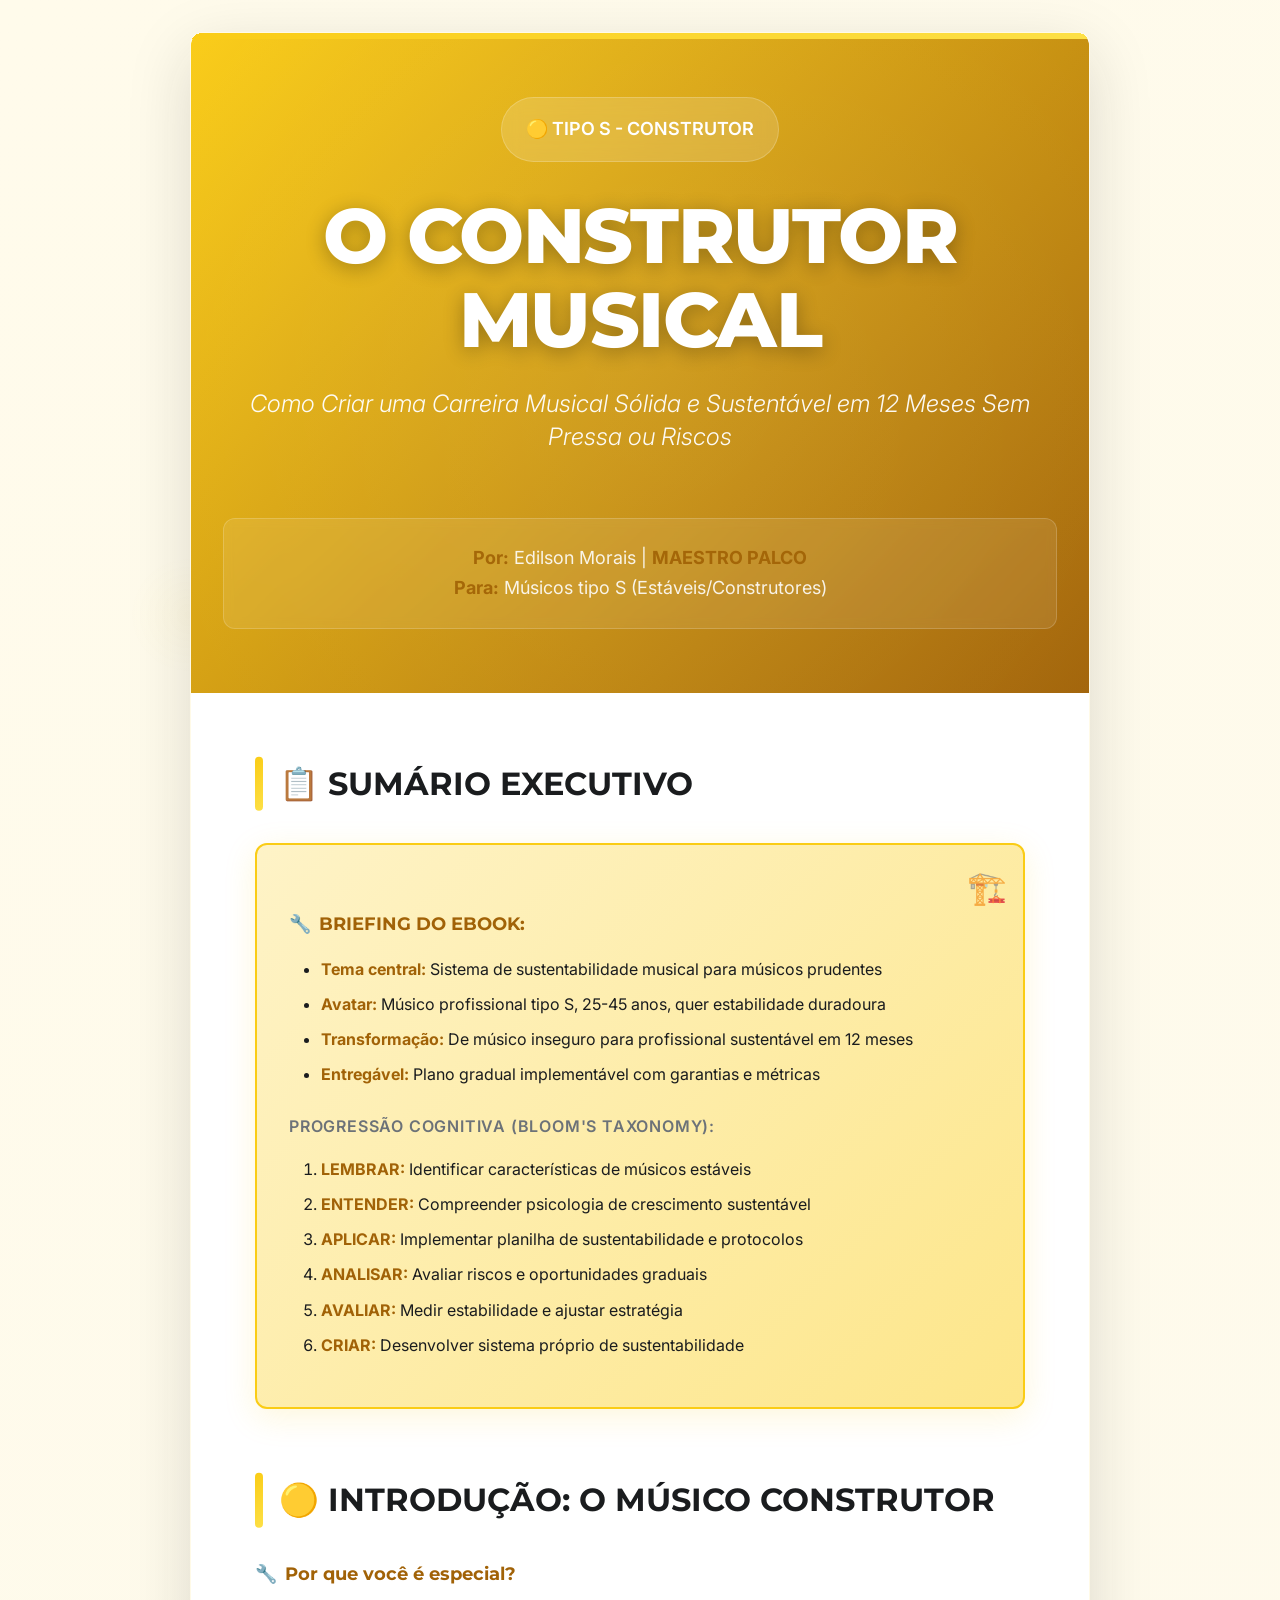
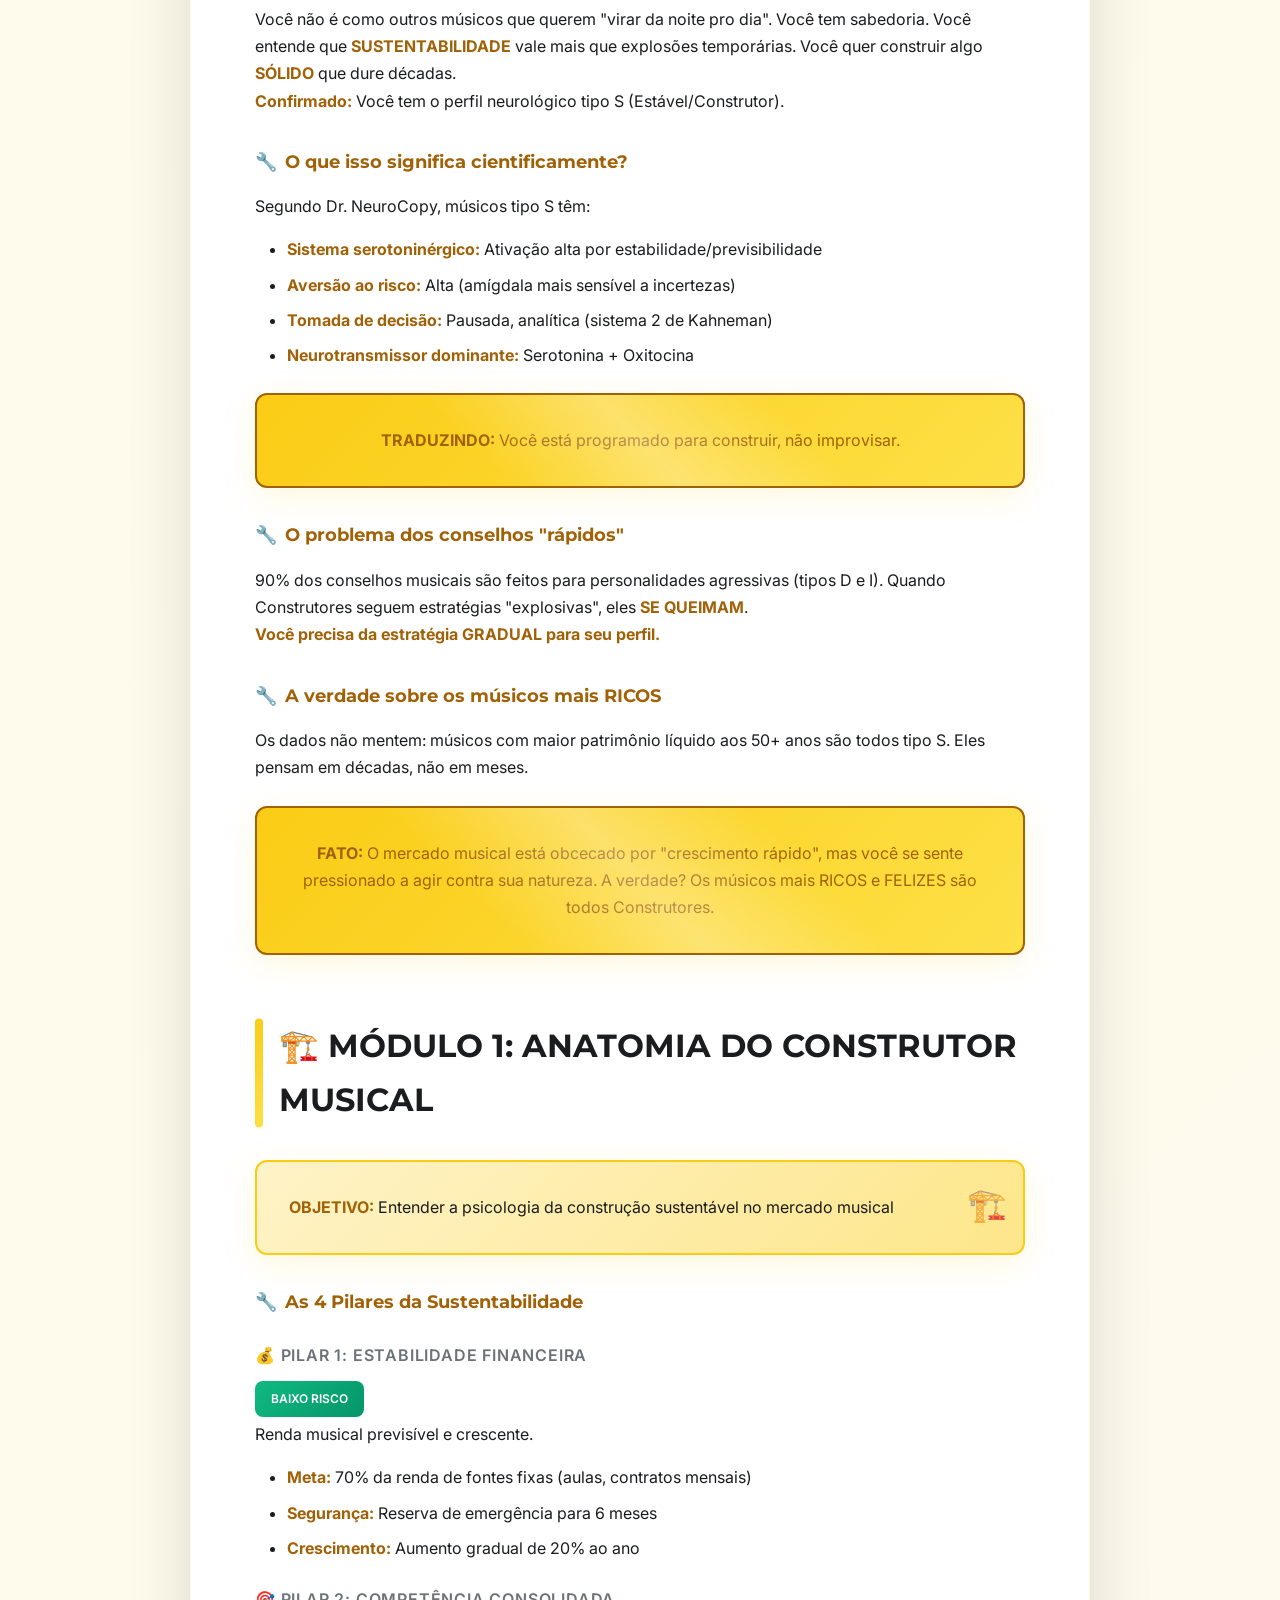
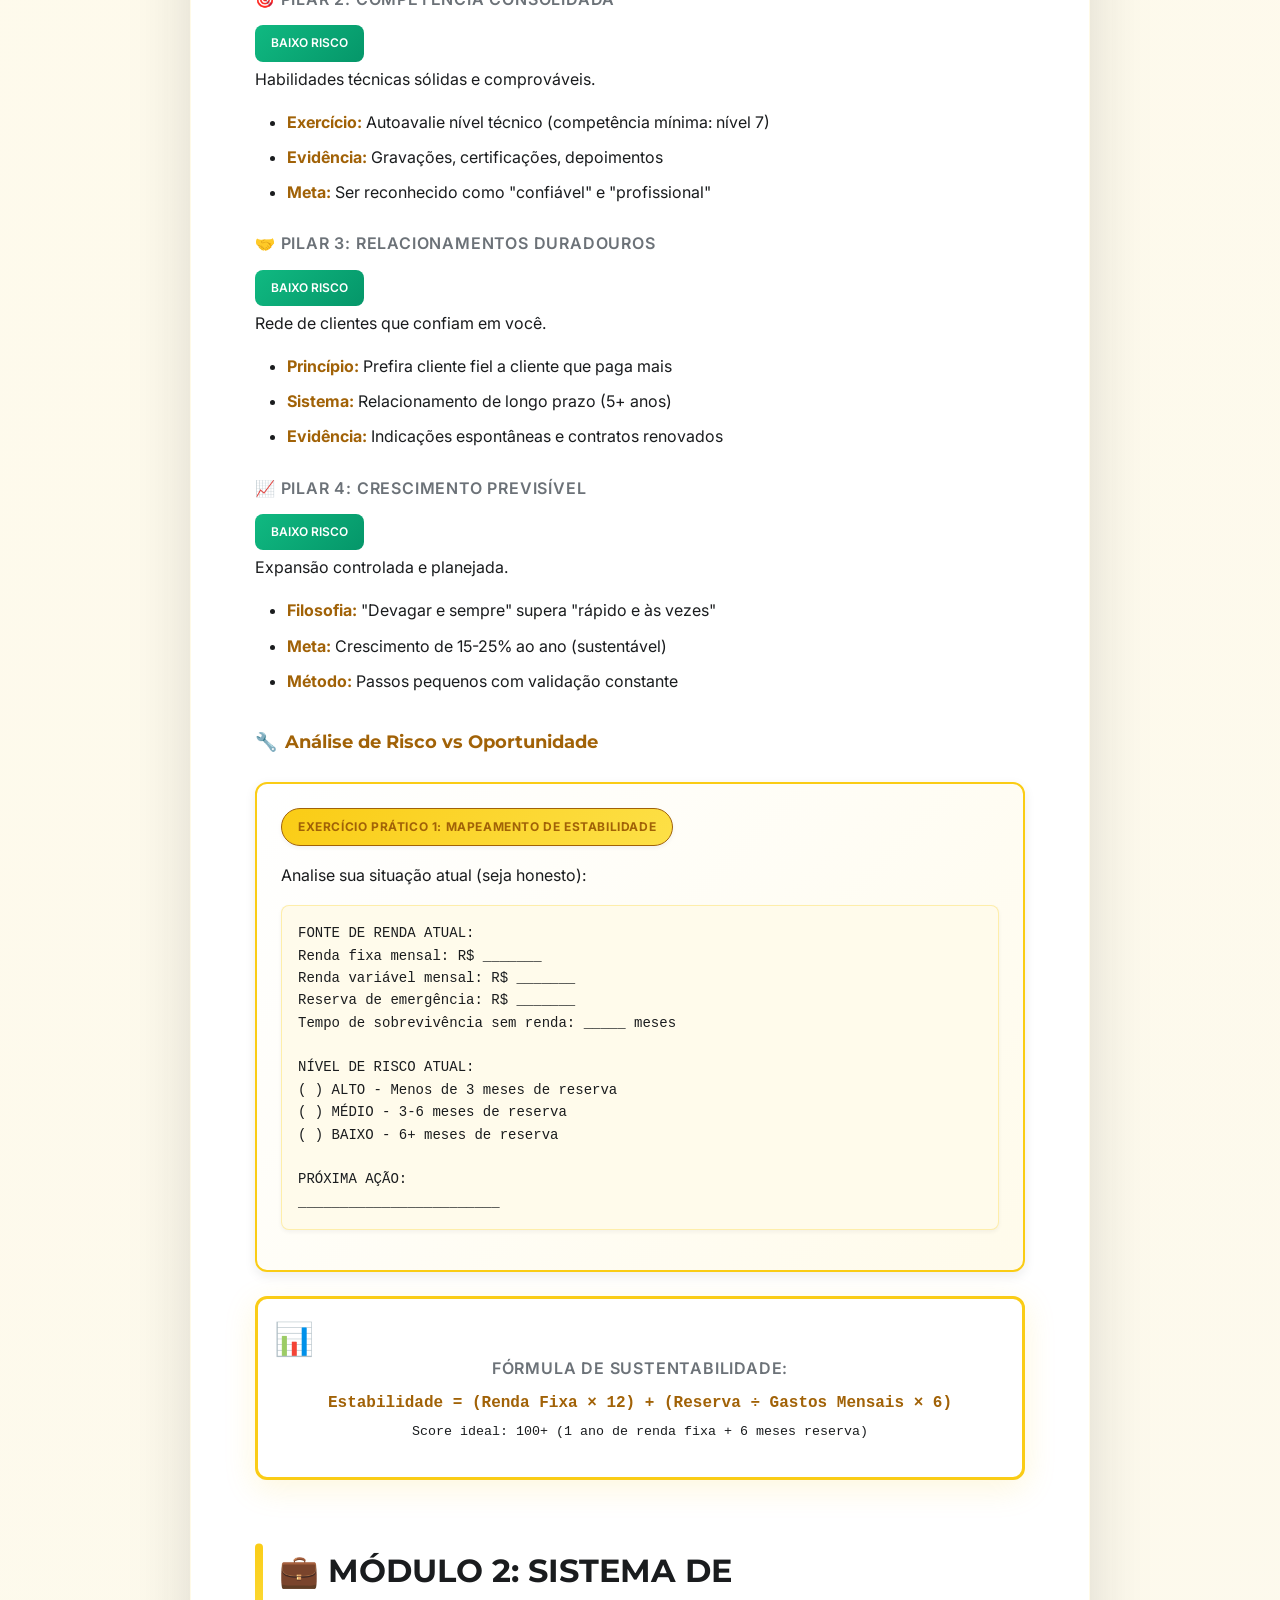
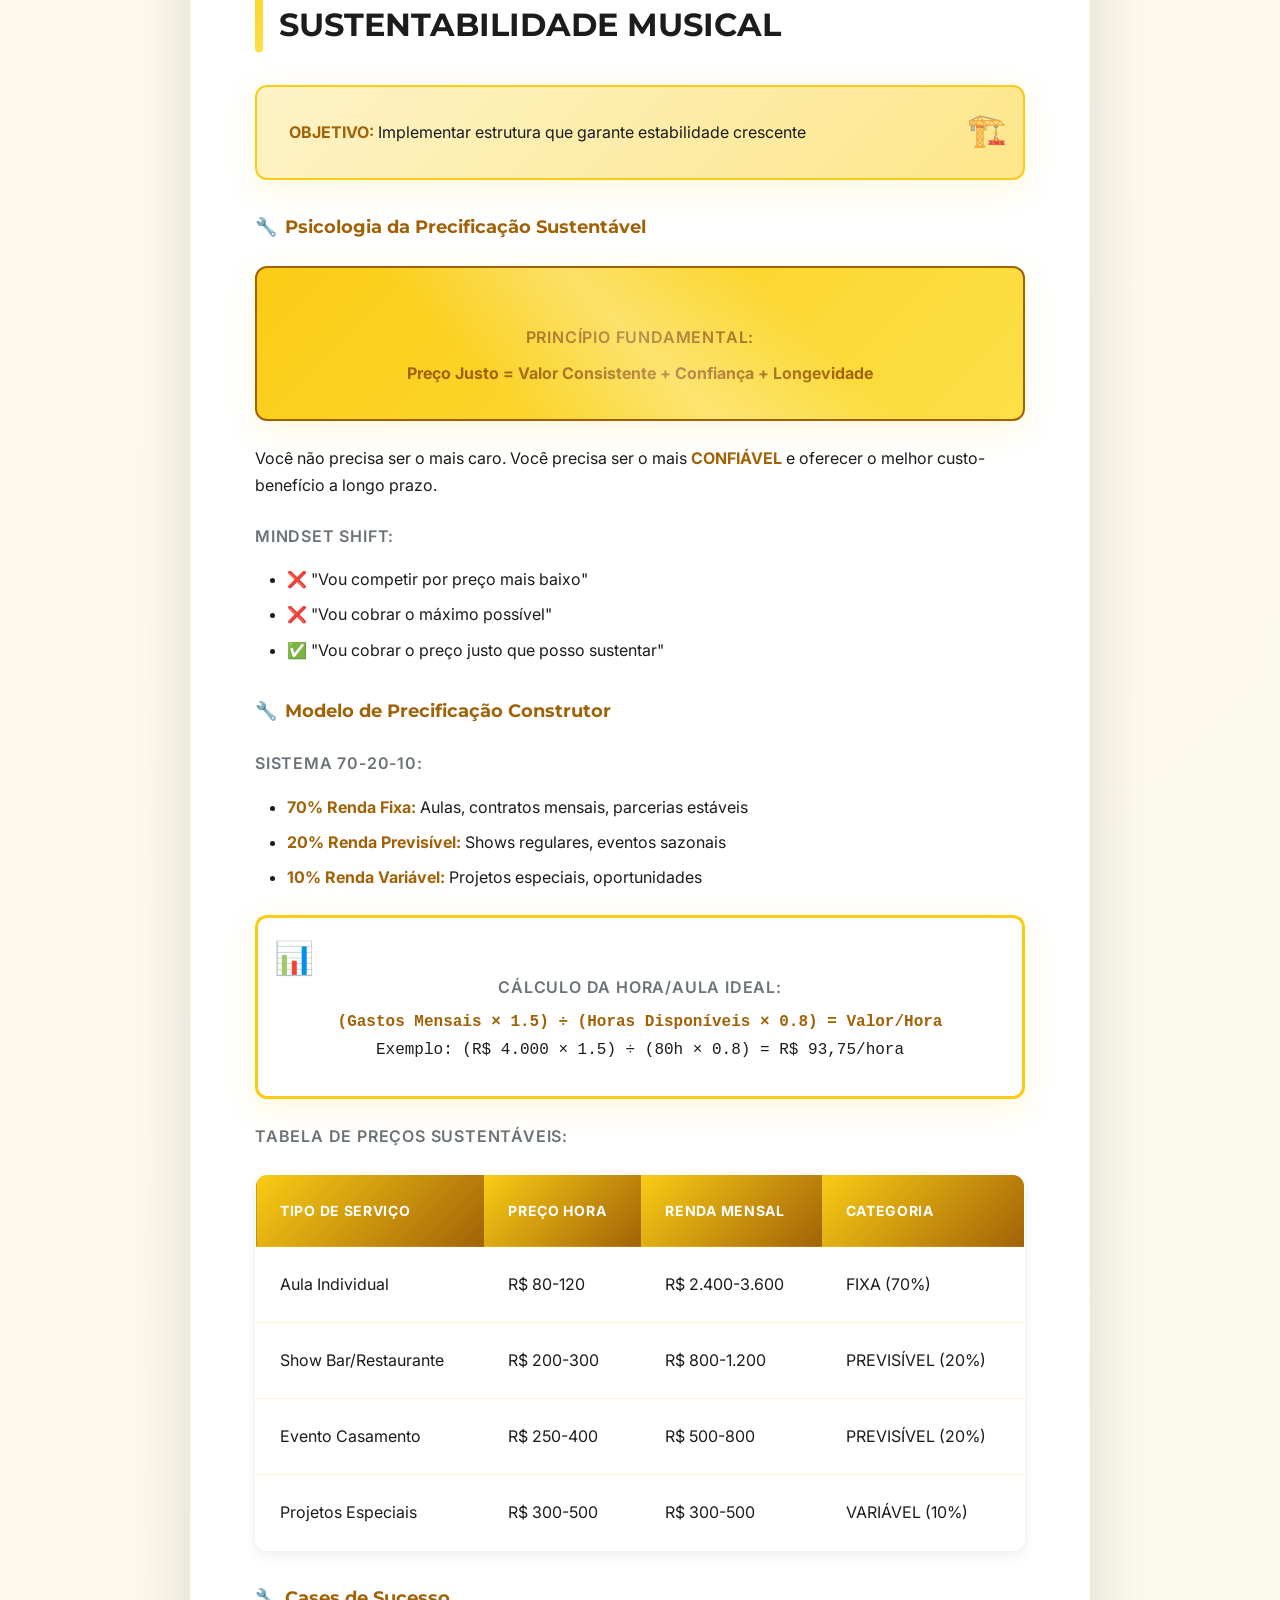
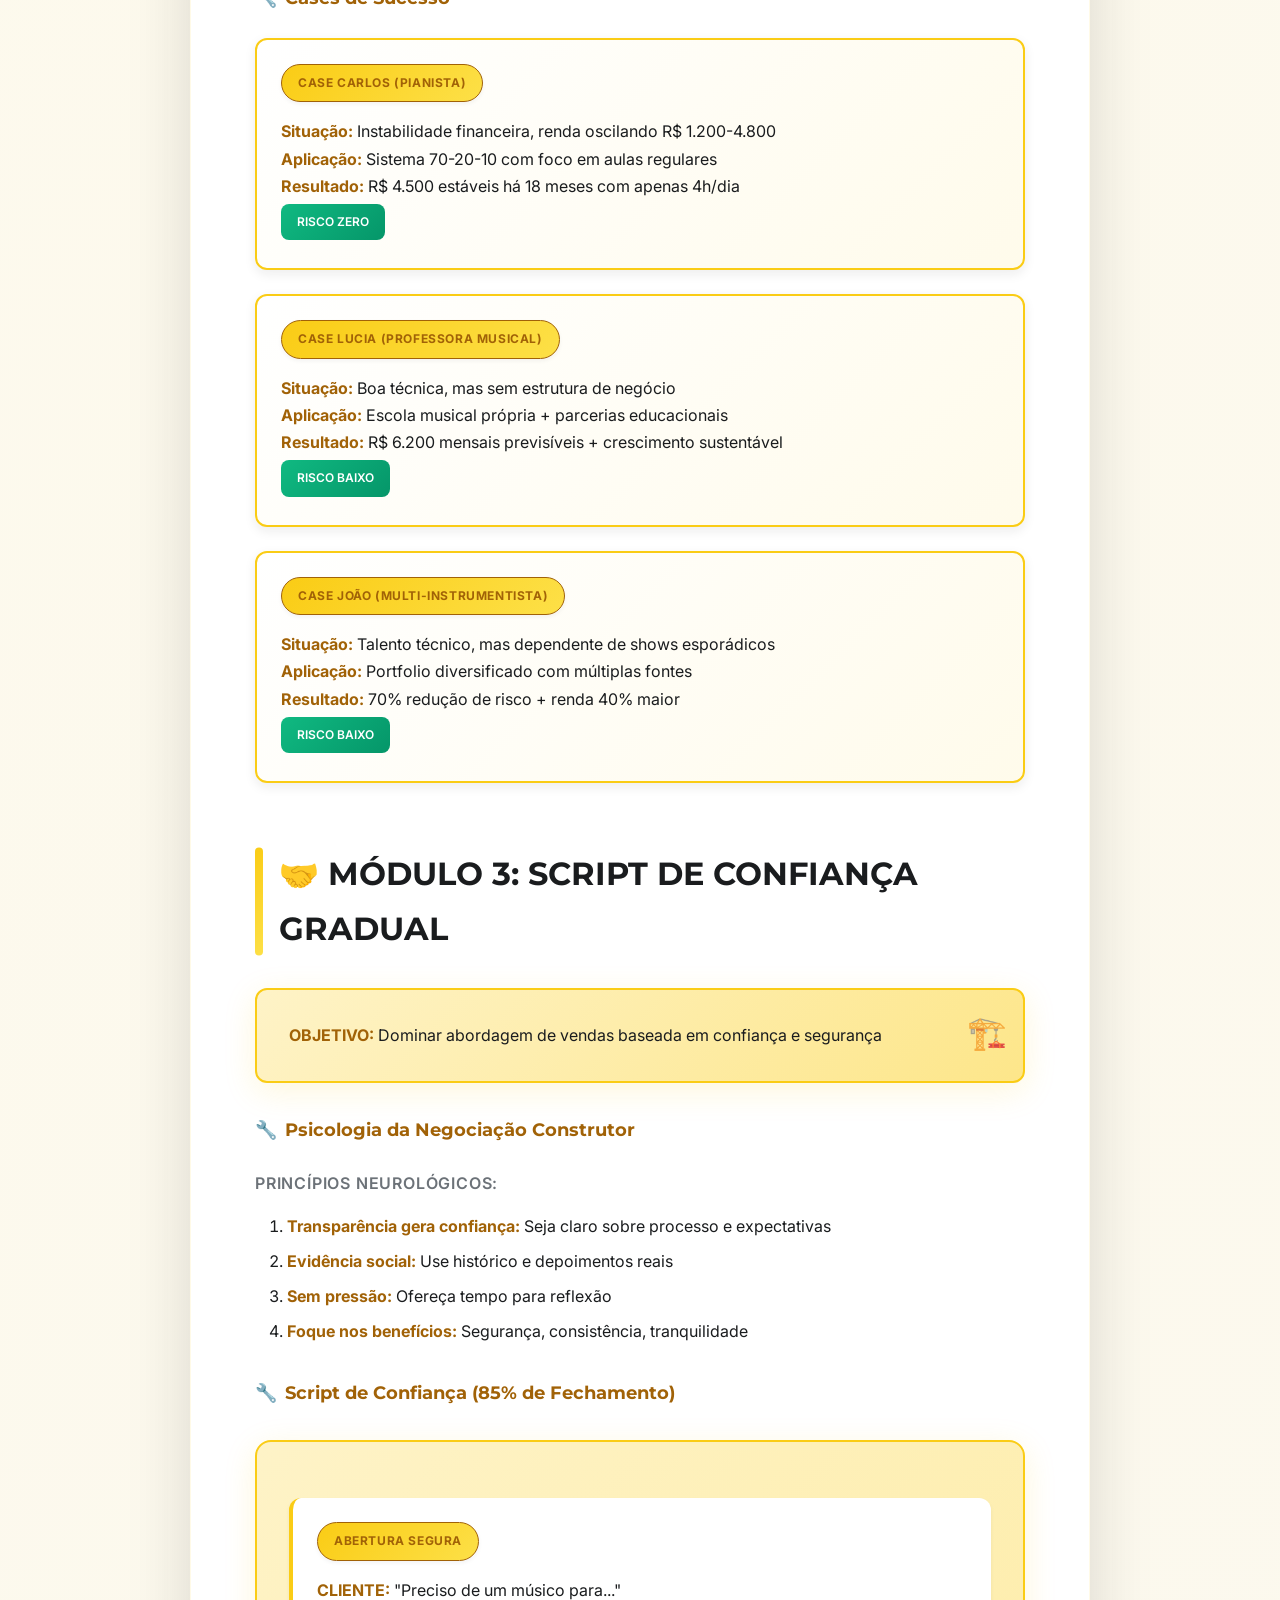
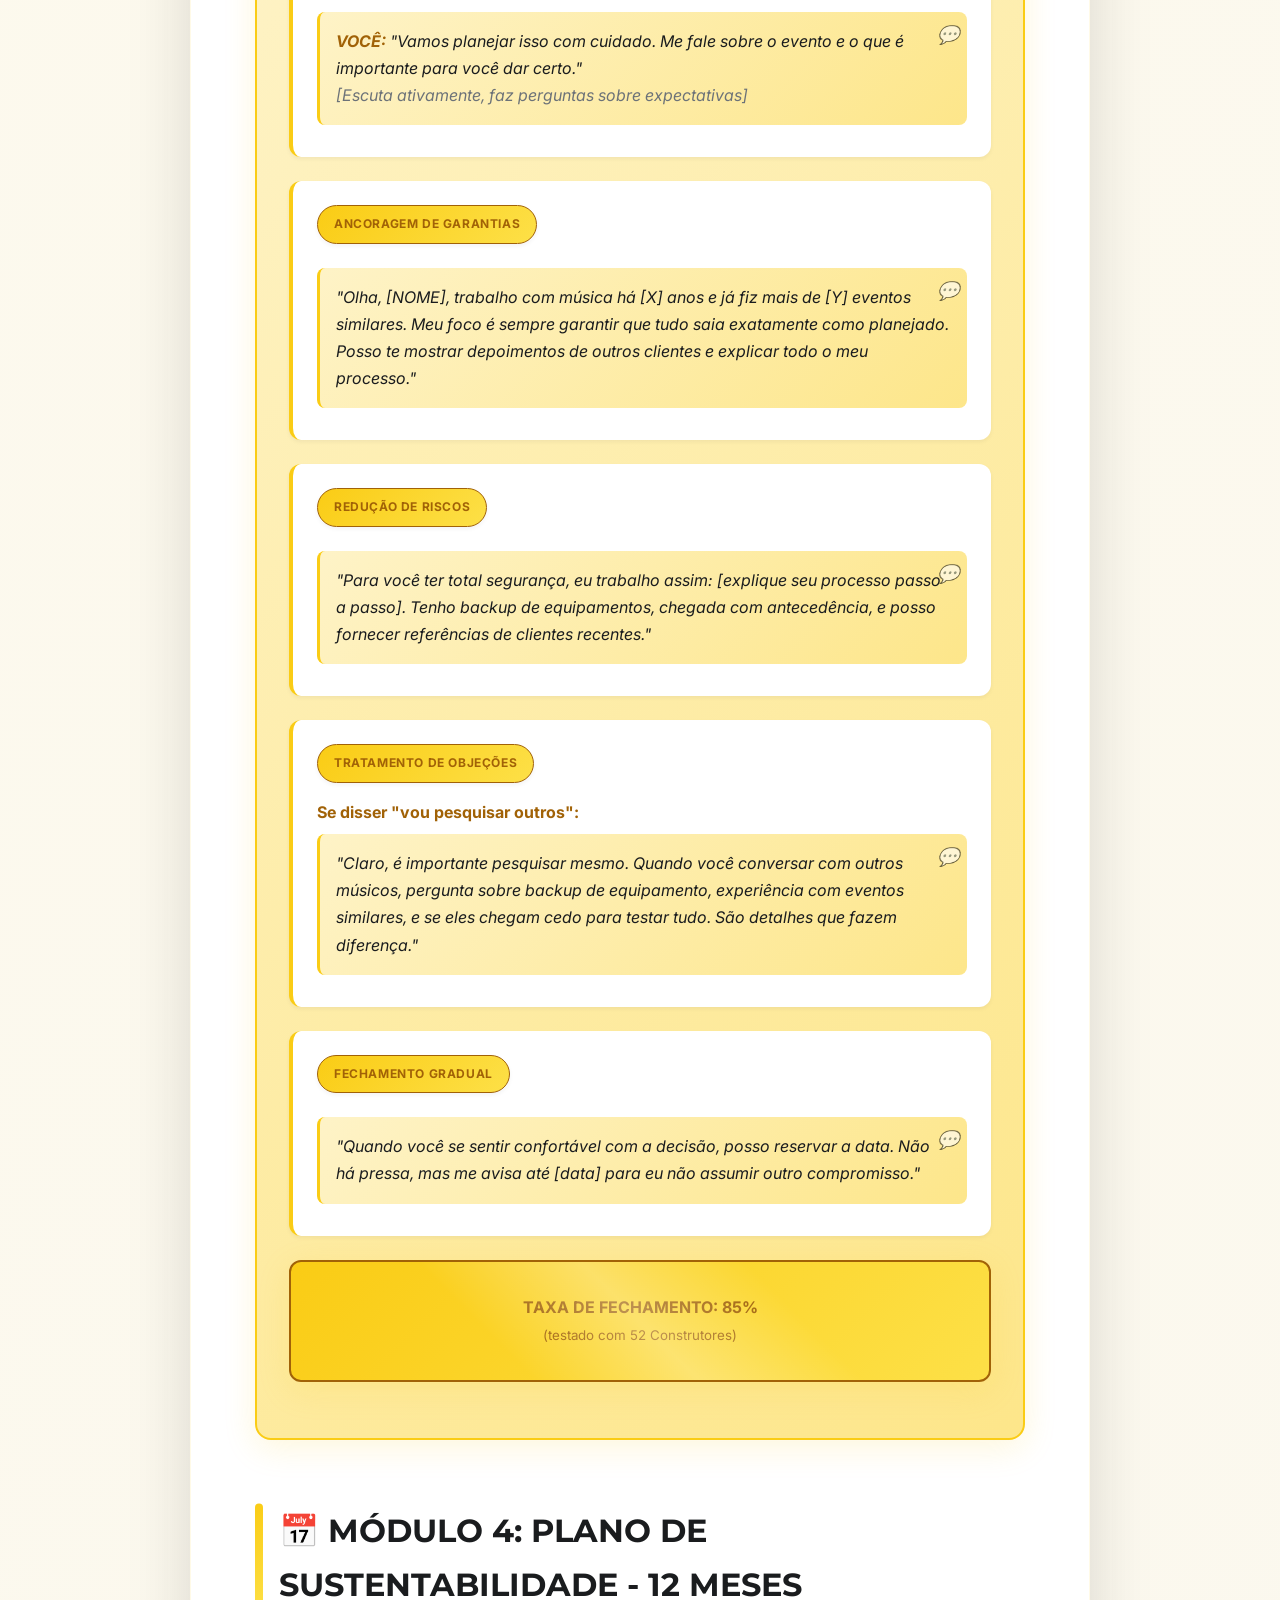
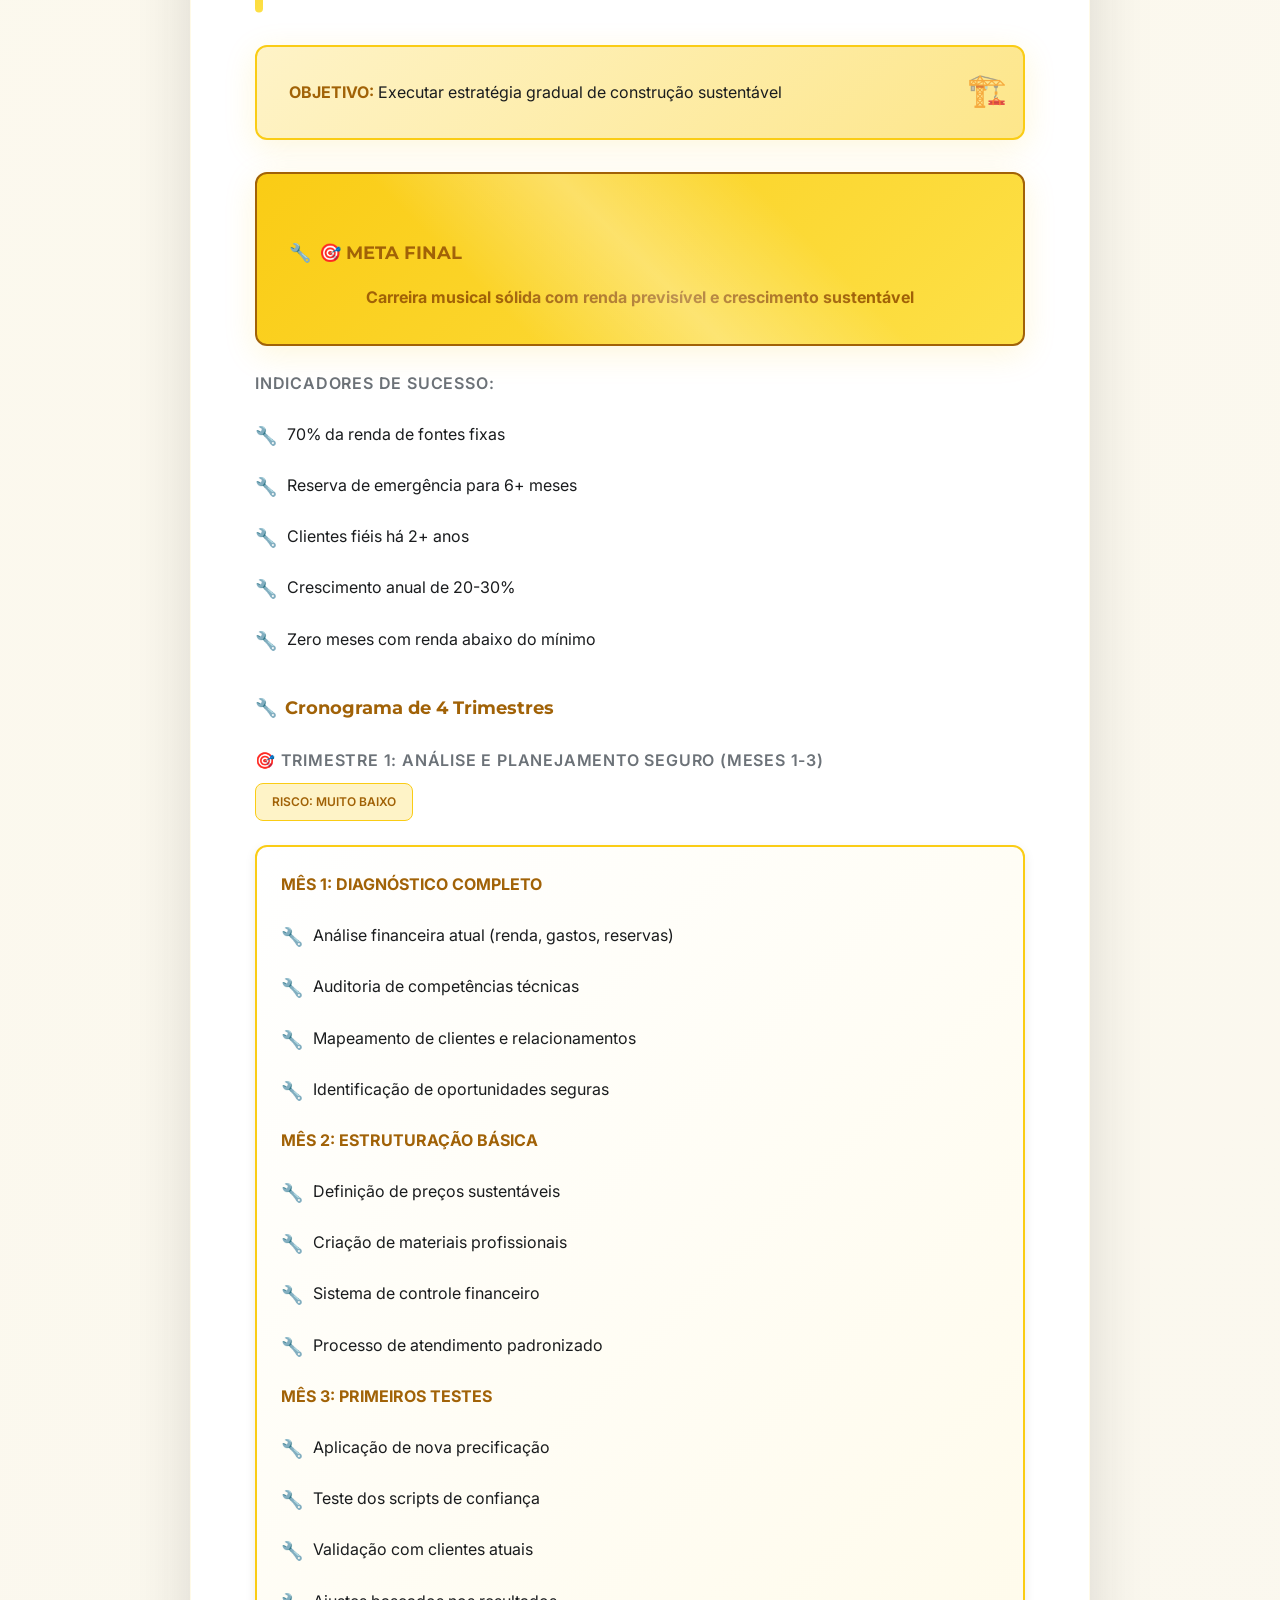
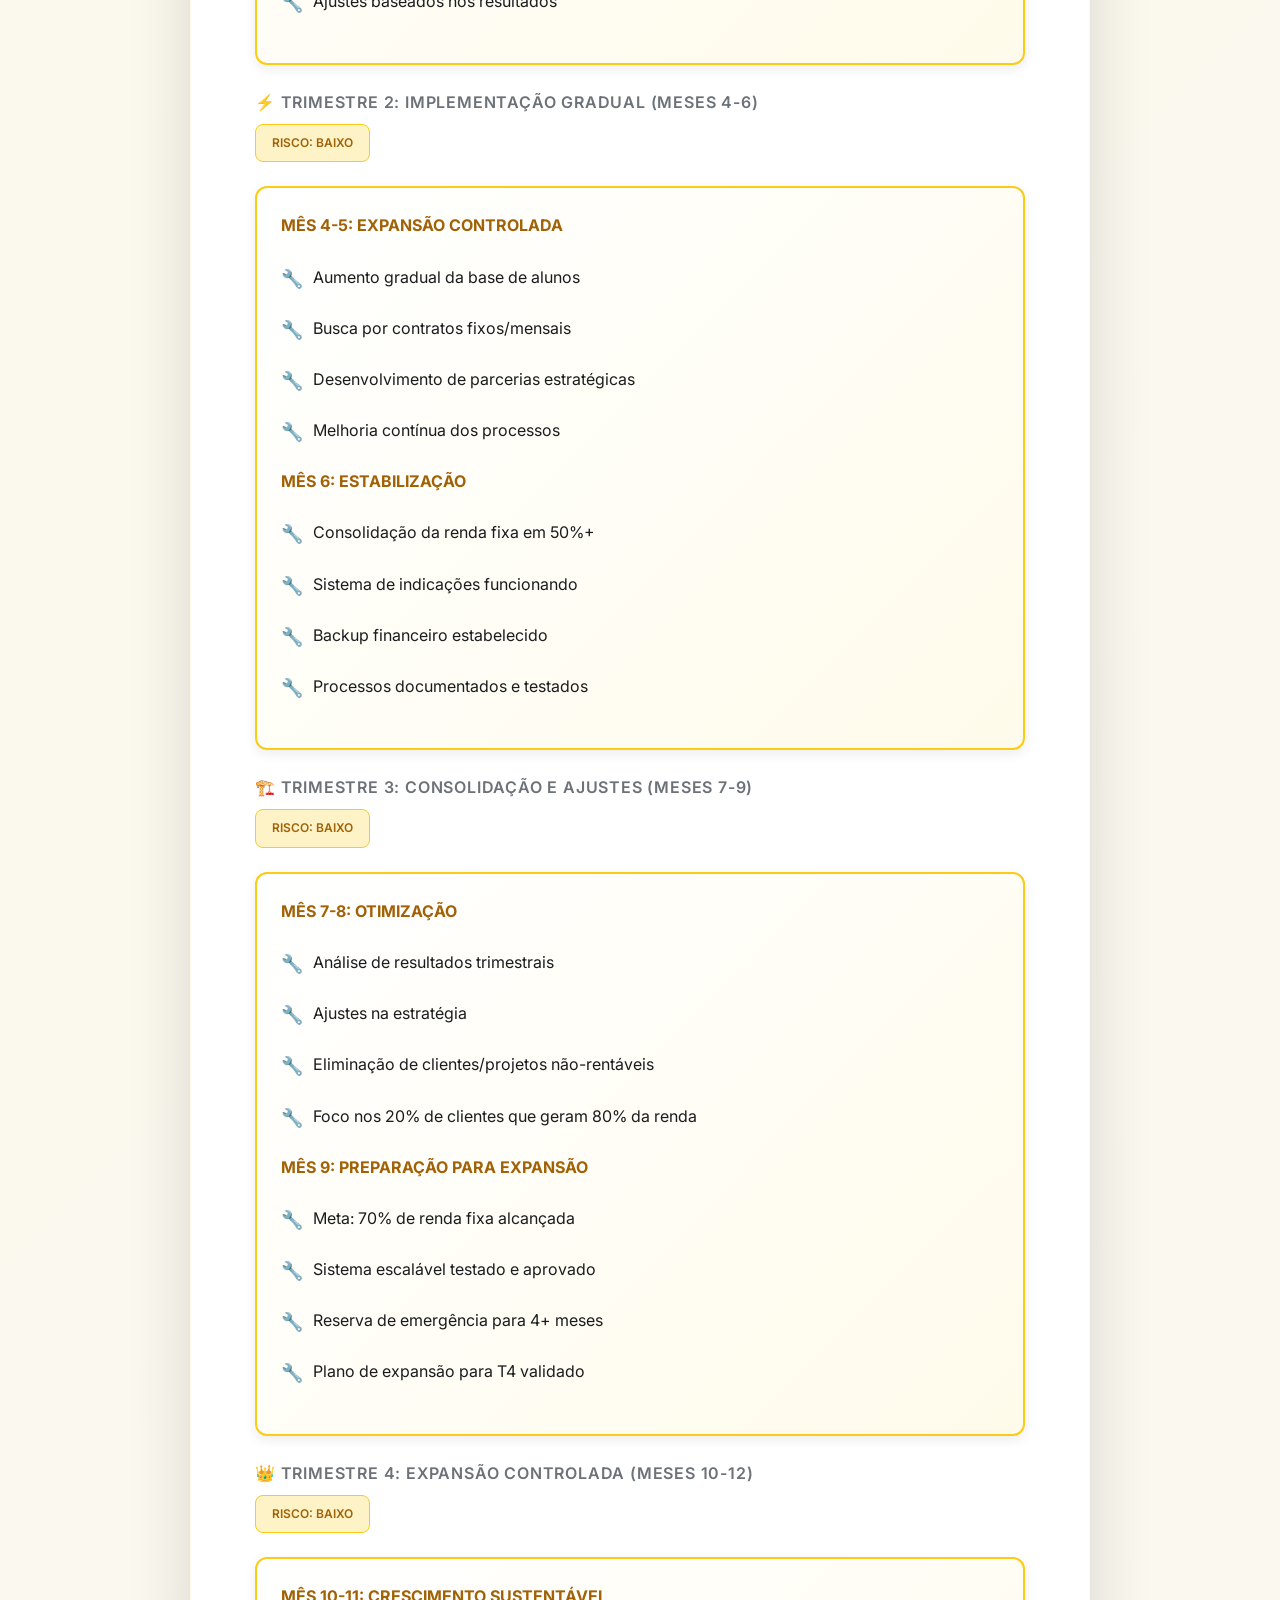
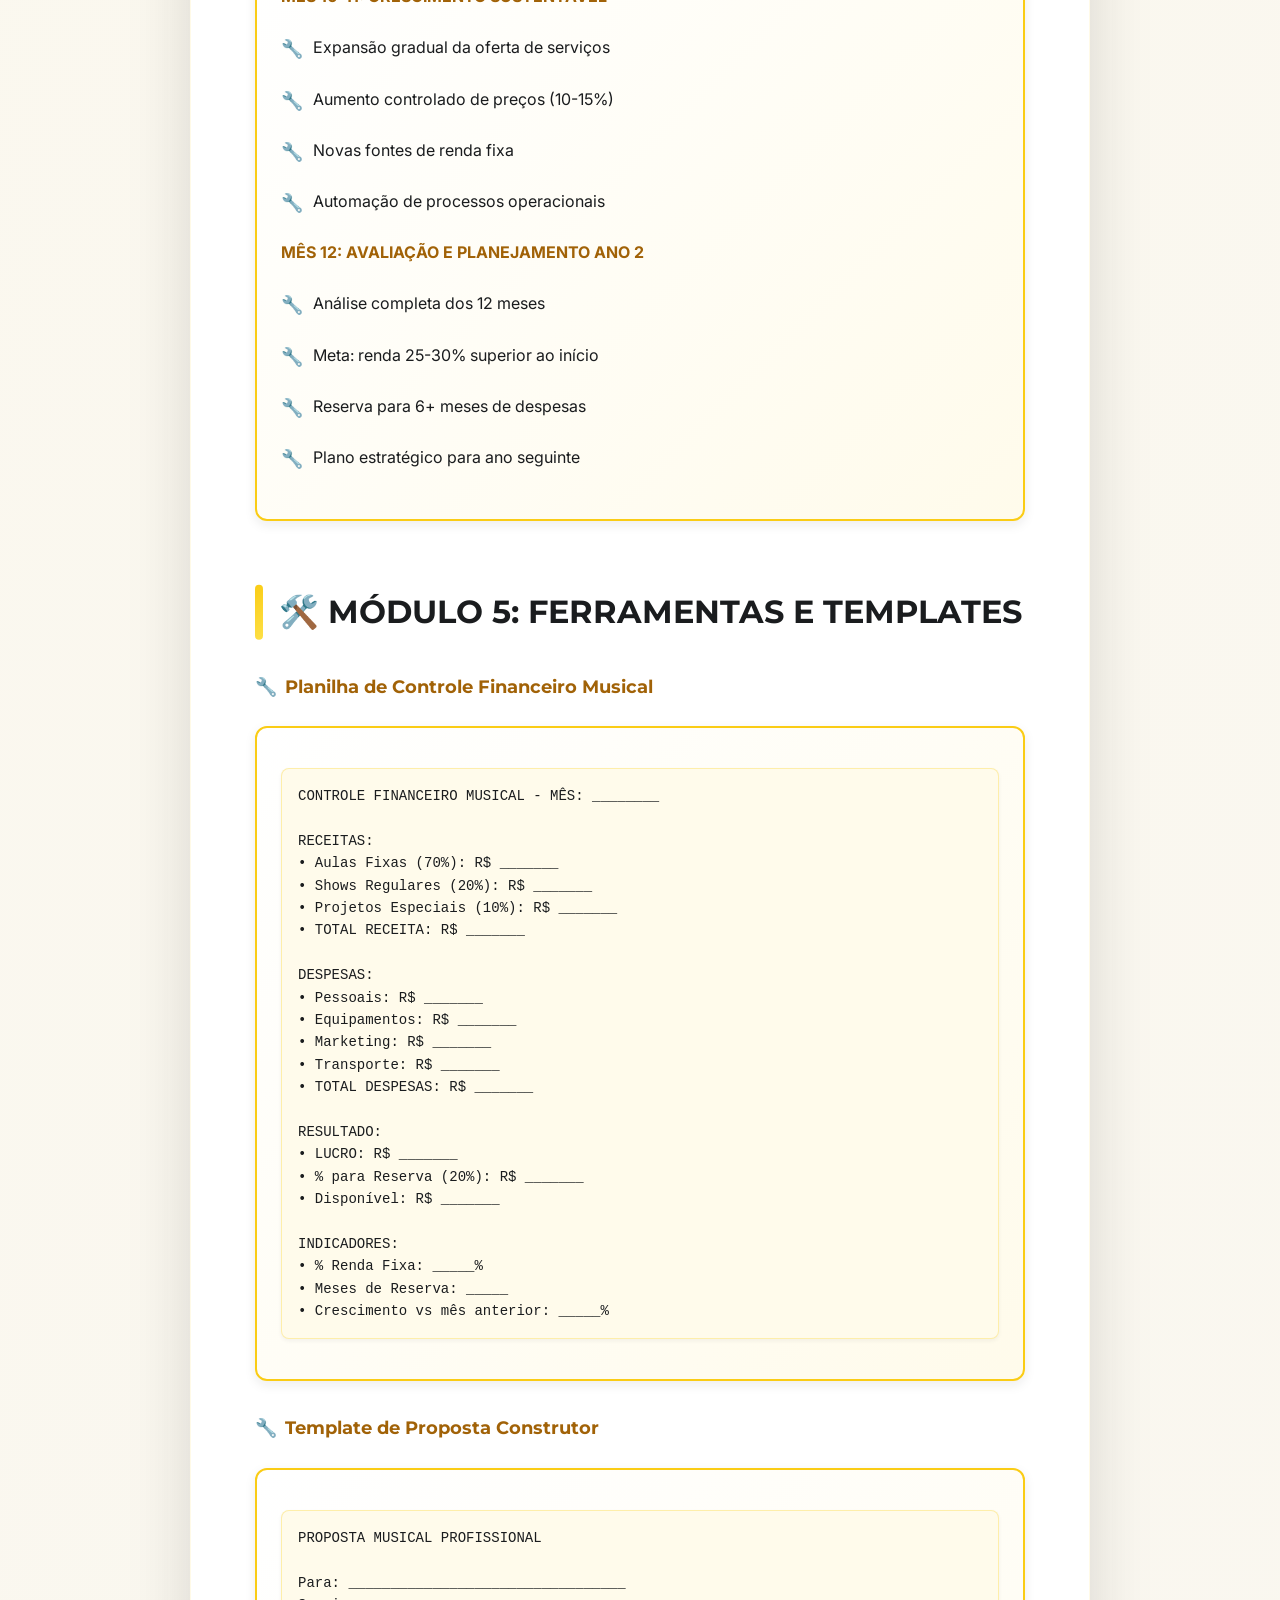
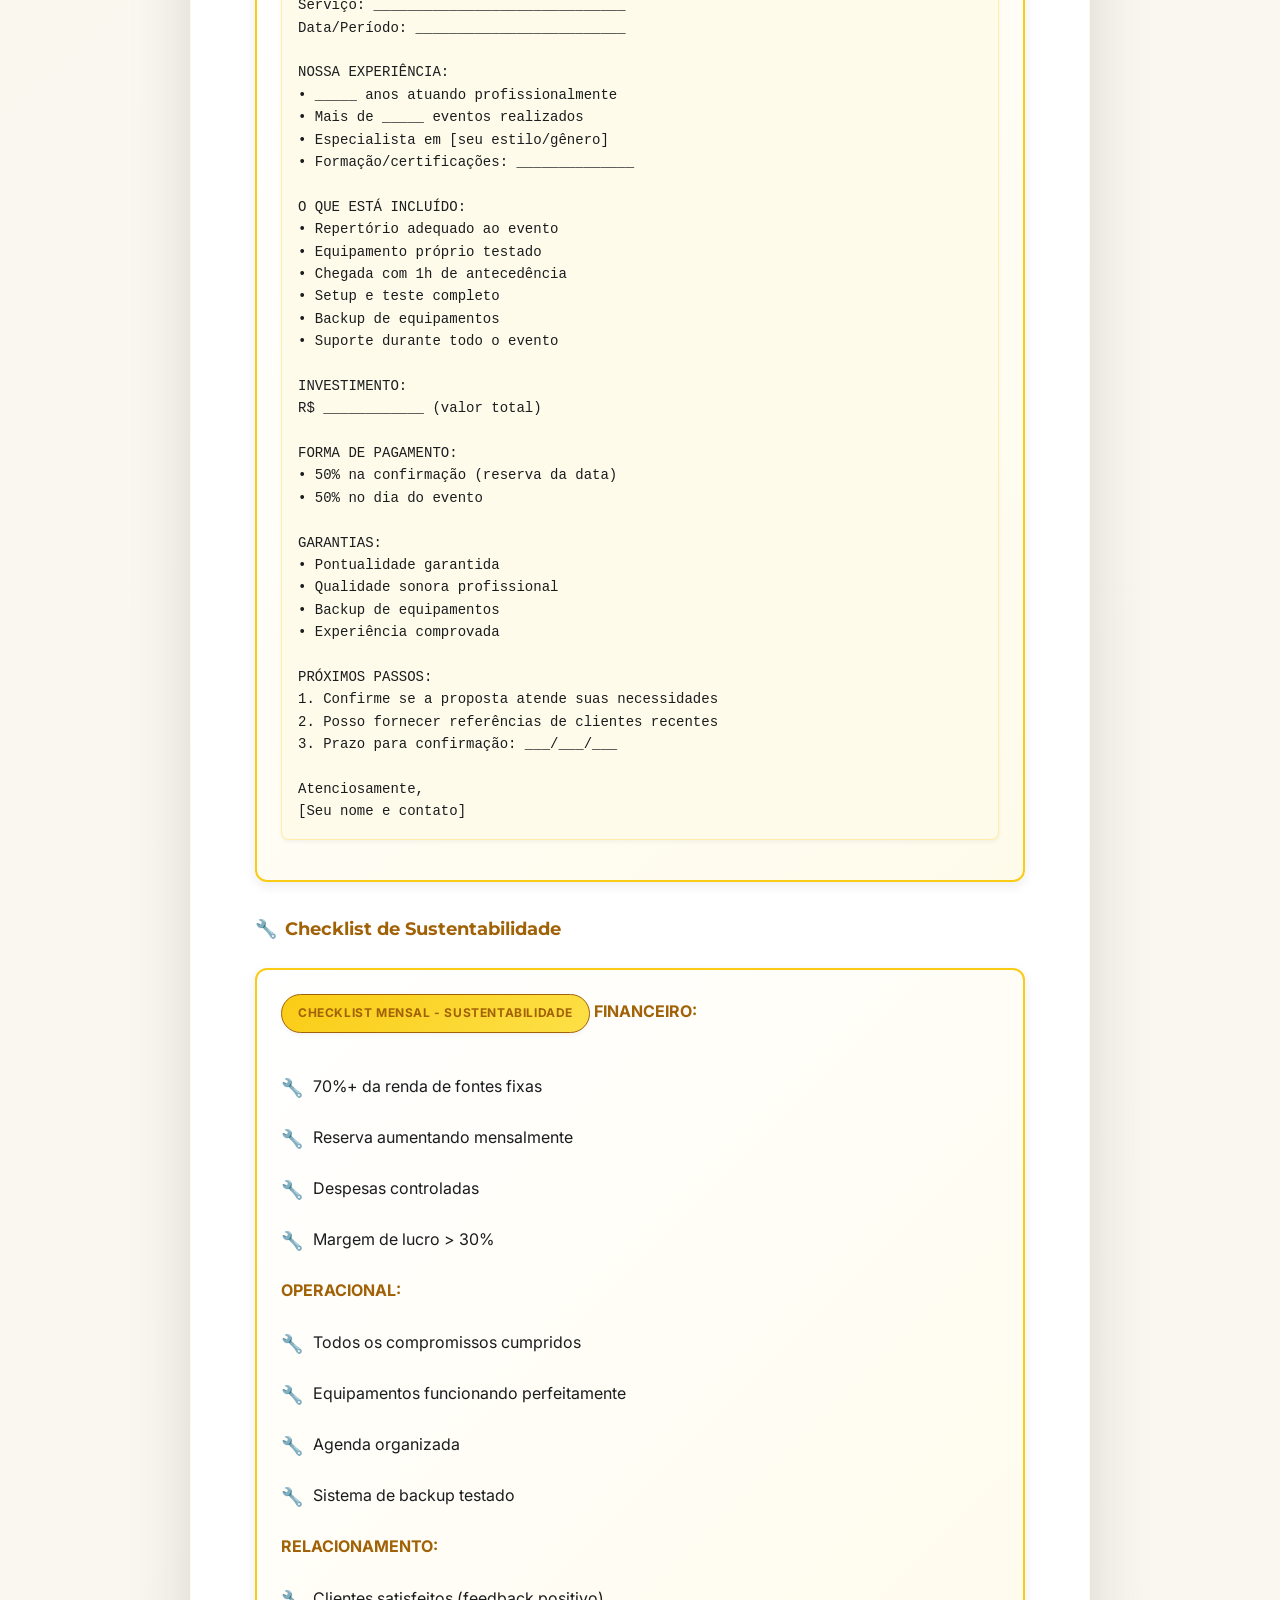
<file: ebooks/construtor.html>
<!DOCTYPE html>
<html lang="pt-BR">
<head>
    <meta charset="UTF-8">
    <meta name="viewport" content="width=device-width, initial-scale=1.0">
    <title>O Construtor Musical - MAESTRO PALCO</title>
    <link href="https://fonts.googleapis.com/css2?family=Inter:wght@400;500;600;700;800;900&family=Montserrat:wght@400;600;700;800;900&display=swap" rel="stylesheet">
    <link href="https://cdnjs.cloudflare.com/ajax/libs/font-awesome/6.4.0/css/all.min.css" rel="stylesheet">
    
    <style>
        /* === AIOS DESIGN SYSTEM TOKENS - TIPO S === */
        :root {
            --type-primary: #FACC15;
            --type-secondary: #FDE047;
            --type-dark: #A16207;
            --primary: #1A1C1E;
            --secondary: #6C7278;
            --neutral: #F7F5F2;
            --surface: #FFFFFF;
            --on-surface: #1A1C1E;
            
            /* Typography Tokens */
            --headline-display: 64px;
            --headline-lg: 48px;
            --headline-md: 32px;
            --body-lg: 18px;
            --body-md: 16px;
            --body-sm: 14px;
            --label-lg: 16px;
            --label-md: 14px;
            --label-sm: 12px;
            
            /* Spacing Tokens */
            --space-xs: 4px;
            --space-sm: 8px;
            --space-md: 16px;
            --space-lg: 24px;
            --space-xl: 32px;
            --space-xxl: 48px;
            --space-xxxl: 64px;
            
            /* Rounded Tokens */
            --rounded-sm: 4px;
            --rounded-md: 8px;
            --rounded-lg: 12px;
            --rounded-xl: 16px;
            
            /* Premium Visual Enhancements - Tipo S (Dourado/Segurança) */
            --gradient-primary: linear-gradient(135deg, var(--type-primary) 0%, var(--type-dark) 100%);
            --gradient-accent: linear-gradient(135deg, var(--type-primary) 0%, var(--type-secondary) 100%);
            --gradient-safe: linear-gradient(135deg, #FEF3C7 0%, #FDE68A 100%);
            --shadow-sm: 0 2px 4px rgba(26, 28, 30, 0.05);
            --shadow-md: 0 4px 12px rgba(26, 28, 30, 0.08);
            --shadow-lg: 0 8px 32px rgba(26, 28, 30, 0.12);
            --shadow-xl: 0 20px 64px rgba(26, 28, 30, 0.15);
            --shadow-gold: 0 8px 32px rgba(250, 204, 21, 0.15);
        }

        /* === PDF OPTIMIZATION === */
        @media print {
            * { 
                -webkit-print-color-adjust: exact !important; 
                color-adjust: exact !important; 
                print-color-adjust: exact !important;
            }
            body { margin: 0; padding: 20px; background: white !important; }
            .page-break { page-break-before: always; }
            .no-break { page-break-inside: avoid; }
            .container { box-shadow: none !important; }
            .floating-elements { display: none !important; }
        }

        /* === RESET & BASE === */
        * {
            margin: 0;
            padding: 0;
            box-sizing: border-box;
        }

        body {
            font-family: 'Inter', -apple-system, BlinkMacSystemFont, sans-serif;
            line-height: 1.7;
            color: var(--primary);
            background: linear-gradient(135deg, #fffbeb 0%, var(--neutral) 100%);
            font-size: var(--body-md);
            overflow-x: hidden;
        }

        .container {
            max-width: 900px;
            margin: 0 auto;
            background: var(--surface);
            padding: var(--space-xxxl);
            box-shadow: var(--shadow-xl);
            border-radius: var(--rounded-lg);
            margin-top: var(--space-xl);
            margin-bottom: var(--space-xl);
            position: relative;
            overflow: hidden;
            border: 1px solid rgba(250, 204, 21, 0.1);
        }

        .container::before {
            content: '';
            position: absolute;
            top: 0;
            left: 0;
            right: 0;
            height: 6px;
            background: var(--gradient-accent);
            z-index: 10;
        }

        /* === PREMIUM TYPOGRAPHY === */
        h1 {
            font-family: 'Montserrat', sans-serif;
            font-size: clamp(2.5rem, 5vw, var(--headline-display));
            font-weight: 800;
            color: var(--primary);
            margin-bottom: var(--space-lg);
            line-height: 1.1;
            letter-spacing: -0.02em;
            position: relative;
        }

        h2 {
            font-family: 'Montserrat', sans-serif;
            font-size: clamp(1.75rem, 3vw, var(--headline-md));
            font-weight: 700;
            color: var(--primary);
            margin: var(--space-xxxl) 0 var(--space-lg) 0;
            position: relative;
            padding-left: var(--space-lg);
        }

        h2::before {
            content: '';
            position: absolute;
            left: 0;
            top: 50%;
            transform: translateY(-50%);
            width: var(--space-sm);
            height: 100%;
            background: var(--gradient-accent);
            border-radius: var(--rounded-sm);
        }

        h3 {
            font-family: 'Montserrat', sans-serif;
            font-size: var(--body-lg);
            font-weight: 700;
            color: var(--type-dark);
            margin: var(--space-xl) 0 var(--space-md) 0;
            display: flex;
            align-items: center;
            gap: var(--space-sm);
        }

        h3::before {
            content: '🔧';
            color: var(--type-primary);
            font-size: var(--body-lg);
        }

        h4 {
            font-family: 'Inter', sans-serif;
            font-size: var(--label-lg);
            font-weight: 600;
            color: var(--secondary);
            margin: var(--space-lg) 0 var(--space-sm) 0;
            text-transform: uppercase;
            letter-spacing: 0.05em;
        }

        /* === PREMIUM COVER PAGE === */
        .cover {
            text-align: center;
            padding: var(--space-xxxl) var(--space-xl);
            background: var(--gradient-primary);
            color: white;
            margin: calc(-1 * var(--space-xxxl)) calc(-1 * var(--space-xxxl)) var(--space-xxxl) calc(-1 * var(--space-xxxl));
            border-radius: var(--rounded-lg) var(--rounded-lg) 0 0;
            position: relative;
            overflow: hidden;
        }

        .cover::before {
            content: '';
            position: absolute;
            top: -50%;
            left: -50%;
            width: 200%;
            height: 200%;
            background: radial-gradient(circle, rgba(255,255,255,0.08) 0%, transparent 70%);
            animation: gentleFloat 25s ease-in-out infinite;
        }

        @keyframes gentleFloat {
            0%, 100% { transform: translate(0%, 0%) rotate(0deg); }
            33% { transform: translate(15px, -15px) rotate(60deg); }
            66% { transform: translate(-10px, 10px) rotate(120deg); }
        }

        .cover-badge {
            display: inline-flex;
            align-items: center;
            background: rgba(255,255,255,0.15);
            backdrop-filter: blur(10px);
            padding: var(--space-md) var(--space-lg);
            border-radius: 50px;
            font-weight: 600;
            margin-bottom: var(--space-xl);
            font-size: var(--body-lg);
            border: 1px solid rgba(255,255,255,0.2);
            position: relative;
            z-index: 2;
        }

        .cover h1 {
            color: white;
            font-size: clamp(3rem, 6vw, 5rem);
            margin-bottom: var(--space-lg);
            text-shadow: 0 4px 20px rgba(0,0,0,0.3);
            position: relative;
            z-index: 2;
        }

        .cover .subtitle {
            font-size: clamp(1.2rem, 2vw, 1.5rem);
            margin-bottom: var(--space-xl);
            opacity: 0.95;
            font-style: italic;
            font-weight: 300;
            line-height: 1.4;
            position: relative;
            z-index: 2;
        }

        .cover-meta {
            font-size: var(--body-lg);
            margin-top: var(--space-xxxl);
            opacity: 0.9;
            position: relative;
            z-index: 2;
            background: rgba(255,255,255,0.1);
            backdrop-filter: blur(5px);
            padding: var(--space-lg);
            border-radius: var(--rounded-lg);
            border: 1px solid rgba(255,255,255,0.2);
        }

        /* === PREMIUM CONTENT BLOCKS === */
        .summary-box {
            background: var(--gradient-safe);
            border: 2px solid var(--type-primary);
            border-radius: var(--rounded-lg);
            padding: var(--space-xl);
            margin: var(--space-xl) 0;
            position: relative;
            box-shadow: var(--shadow-gold);
        }

        .summary-box::before {
            content: '🏗️';
            position: absolute;
            top: var(--space-md);
            right: var(--space-md);
            font-size: var(--headline-md);
            opacity: 0.7;
        }

        .exercise-box {
            background: linear-gradient(135deg, var(--surface) 0%, #fffbeb 100%);
            border: 2px solid var(--type-primary);
            border-radius: var(--rounded-lg);
            padding: var(--space-lg);
            margin: var(--space-lg) 0;
            position: relative;
            box-shadow: var(--shadow-md);
        }

        .exercise-title {
            background: var(--gradient-accent);
            color: var(--type-dark);
            padding: var(--space-sm) var(--space-md);
            border-radius: 20px;
            font-size: var(--label-sm);
            font-weight: 700;
            display: inline-block;
            margin-bottom: var(--space-md);
            text-transform: uppercase;
            letter-spacing: 0.05em;
            box-shadow: var(--shadow-sm);
            border: 1px solid var(--type-dark);
        }

        .formula-box {
            background: var(--surface);
            border: 3px solid var(--type-primary);
            border-radius: var(--rounded-lg);
            padding: var(--space-xl);
            margin: var(--space-lg) 0;
            font-family: 'Monaco', 'Courier New', monospace;
            text-align: center;
            position: relative;
            box-shadow: var(--shadow-gold);
        }

        .formula-box::before {
            content: '📊';
            position: absolute;
            top: var(--space-md);
            left: var(--space-md);
            font-size: var(--headline-md);
        }

        .highlight-box {
            background: var(--gradient-accent);
            color: var(--type-dark) !important;
            border-radius: var(--rounded-lg);
            padding: var(--space-xl);
            margin: var(--space-lg) 0;
            text-align: center;
            box-shadow: var(--shadow-gold);
            position: relative;
            overflow: hidden;
            border: 2px solid var(--type-dark);
        }

        .highlight-box * {
            color: var(--type-dark) !important;
        }

        .highlight-box h2,
        .highlight-box h3,
        .highlight-box h4,
        .highlight-box p,
        .highlight-box strong,
        .highlight-box em {
            color: var(--type-dark) !important;
        }

        .highlight-box::before {
            content: '';
            position: absolute;
            top: -2px;
            left: -2px;
            right: -2px;
            bottom: -2px;
            background: linear-gradient(45deg, transparent 30%, rgba(255,255,255,0.3) 50%, transparent 70%);
            border-radius: var(--rounded-lg);
            animation: gentleShimmer 4s ease-in-out infinite;
        }

        @keyframes gentleShimmer {
            0% { transform: translateX(-100%); }
            100% { transform: translateX(100%); }
        }

        /* === PREMIUM TABLES === */
        table {
            width: 100%;
            border-collapse: collapse;
            margin: var(--space-lg) 0;
            background: var(--surface);
            border-radius: var(--rounded-lg);
            overflow: hidden;
            box-shadow: var(--shadow-md);
            border: 1px solid var(--type-primary);
        }

        th {
            background: var(--gradient-primary);
            color: white;
            padding: var(--space-lg);
            font-weight: 700;
            text-align: left;
            font-size: var(--label-md);
            text-transform: uppercase;
            letter-spacing: 0.05em;
        }

        td {
            padding: var(--space-lg);
            border-bottom: 1px solid rgba(250, 204, 21, 0.2);
            transition: background-color 0.2s ease;
        }

        tbody tr:hover {
            background: #fffbeb;
        }

        tbody tr:last-child td {
            border-bottom: none;
        }

        /* === ENHANCED LISTS === */
        ul, ol {
            margin: var(--space-md) 0;
            padding-left: var(--space-xl);
        }

        li {
            margin: var(--space-sm) 0;
            line-height: 1.7;
        }

        /* === SPECIAL ELEMENTS === */
        .checklist {
            list-style: none;
            margin: var(--space-md) 0;
            padding: 0;
        }

        .checklist li {
            padding: var(--space-sm) 0;
            position: relative;
            padding-left: var(--space-xl);
            transition: transform 0.1s ease;
        }

        .checklist li:hover {
            transform: translateX(2px);
        }

        .checklist li::before {
            content: '🔧';
            position: absolute;
            left: 0;
            color: var(--type-primary);
            font-weight: bold;
            font-size: var(--body-lg);
        }

        .script-container {
            background: var(--gradient-safe);
            border-radius: var(--rounded-xl);
            padding: var(--space-xl);
            margin: var(--space-xl) 0;
            border: 2px solid var(--type-primary);
            position: relative;
            box-shadow: var(--shadow-gold);
        }

        .script-step {
            margin: var(--space-lg) 0;
            padding: var(--space-lg);
            background: var(--surface);
            border-radius: var(--rounded-lg);
            border-left: 4px solid var(--type-primary);
            box-shadow: var(--shadow-sm);
            transition: transform 0.1s ease, box-shadow 0.2s ease;
        }

        .script-step:hover {
            transform: translateY(-1px);
            box-shadow: var(--shadow-md);
        }

        .dialogue {
            font-style: italic;
            background: var(--gradient-safe);
            padding: var(--space-md);
            border-radius: var(--rounded-md);
            border-left: 3px solid var(--type-primary);
            margin: var(--space-sm) 0;
            position: relative;
        }

        .dialogue::before {
            content: '💬';
            position: absolute;
            top: var(--space-sm);
            right: var(--space-sm);
            font-size: var(--body-lg);
            opacity: 0.6;
        }

        /* === STABILITY INDICATORS === */
        .stability-indicator {
            background: linear-gradient(135deg, #10B981 0%, #059669 100%);
            color: white;
            padding: var(--space-sm) var(--space-md);
            border-radius: var(--rounded-md);
            font-size: var(--label-sm);
            font-weight: 600;
            display: inline-block;
            margin: var(--space-xs) var(--space-sm) var(--space-xs) 0;
        }

        .risk-level {
            background: #FEF3C7;
            color: var(--type-dark);
            padding: var(--space-sm) var(--space-md);
            border-radius: var(--rounded-md);
            font-size: var(--label-sm);
            font-weight: 600;
            display: inline-block;
            border: 1px solid var(--type-primary);
        }

        /* === TEXT FORMATTING === */
        strong {
            color: var(--type-dark);
            font-weight: 700;
        }

        em {
            color: var(--secondary);
            font-style: italic;
        }

        code, pre {
            background: #fffbeb;
            padding: var(--space-md);
            border-radius: var(--rounded-md);
            font-family: 'Monaco', 'Courier New', monospace;
            margin: var(--space-md) 0;
            border-left: 4px solid var(--type-primary);
            box-shadow: var(--shadow-sm);
            font-size: var(--body-sm);
            line-height: 1.6;
            border: 1px solid rgba(250, 204, 21, 0.3);
        }

        /* === PREMIUM FOOTER === */
        .footer {
            margin-top: var(--space-xxxl);
            padding-top: var(--space-xl);
            border-top: 2px solid rgba(250, 204, 21, 0.3);
            text-align: center;
            font-size: var(--label-md);
            color: var(--secondary);
            background: var(--gradient-safe);
            padding: var(--space-xl);
            border-radius: var(--rounded-lg);
            margin-left: calc(-1 * var(--space-xxxl));
            margin-right: calc(-1 * var(--space-xxxl));
            border: 1px solid rgba(250, 204, 21, 0.2);
        }

        /* === FLOATING ELEMENTS (Only for screen) === */
        .floating-elements {
            position: fixed;
            top: 0;
            left: 0;
            width: 100%;
            height: 100%;
            pointer-events: none;
            z-index: -1;
        }

        .floating-circle {
            position: absolute;
            border-radius: 50%;
            background: radial-gradient(circle, rgba(250, 204, 21, 0.03) 0%, transparent 70%);
            animation: floatStable 20s ease-in-out infinite;
        }

        .floating-circle:nth-child(1) {
            width: 180px;
            height: 180px;
            top: 15%;
            right: 15%;
            animation-delay: 0s;
        }

        .floating-circle:nth-child(2) {
            width: 120px;
            height: 120px;
            bottom: 25%;
            left: 10%;
            animation-delay: 7s;
        }

        .floating-circle:nth-child(3) {
            width: 80px;
            height: 80px;
            top: 65%;
            right: 25%;
            animation-delay: 14s;
        }

        @keyframes floatStable {
            0%, 100% { transform: translate(0, 0) scale(1); opacity: 0.2; }
            33% { transform: translate(15px, -10px) scale(1.05); opacity: 0.3; }
            66% { transform: translate(-10px, 15px) scale(0.95); opacity: 0.25; }
        }

        /* === RESPONSIVE DESIGN === */
        @media (max-width: 768px) {
            .container { 
                padding: var(--space-lg) var(--space-md); 
                margin: var(--space-md);
                border-radius: var(--rounded-md);
            }
            .cover { 
                margin: calc(-1 * var(--space-lg)) calc(-1 * var(--space-md)) var(--space-lg) calc(-1 * var(--space-md)); 
                padding: var(--space-xxxl) var(--space-md); 
            }
            .cover h1 { font-size: clamp(2rem, 8vw, 3rem); }
            h2 { font-size: clamp(1.5rem, 6vw, 2rem); }
            .floating-elements { display: none; }
        }

        /* === SCROLL ANIMATIONS === */
        @media (prefers-reduced-motion: no-preference) {
            .summary-box, .exercise-box, .formula-box, .highlight-box, .script-container {
                opacity: 0;
                transform: translateY(15px);
                animation: fadeInUpGentle 0.8s ease forwards;
            }

            .summary-box { animation-delay: 0.1s; }
            .exercise-box { animation-delay: 0.2s; }
            .formula-box { animation-delay: 0.3s; }
            .highlight-box { animation-delay: 0.4s; }
        }

        @keyframes fadeInUpGentle {
            to {
                opacity: 1;
                transform: translateY(0);
            }
        }

        /* === PRINT OPTIMIZATIONS === */
        @media print {
            .floating-elements,
            .cover::before { display: none !important; }
            
            .container { 
                box-shadow: none !important; 
                border-radius: 0 !important; 
                margin: 0 !important;
                border: none !important;
            }
            
            .cover {
                border-radius: 0 !important;
                background: var(--type-primary) !important;
            }
            
            .highlight-box::before,
            .summary-box::before,
            .formula-box::before,
            .dialogue::before { display: none !important; }
        }
    </style>
</head>
<body>
    <!-- Floating Elements (Screen Only) -->
    <div class="floating-elements">
        <div class="floating-circle"></div>
        <div class="floating-circle"></div>
        <div class="floating-circle"></div>
    </div>

    <div class="container">
        <!-- COVER PAGE -->
        <div class="cover">
            <div class="cover-badge">
                🟡 TIPO S - CONSTRUTOR
            </div>
            <h1>O CONSTRUTOR MUSICAL</h1>
            <p class="subtitle">Como Criar uma Carreira Musical Sólida e Sustentável em 12 Meses Sem Pressa ou Riscos</p>
            
            <div class="cover-meta">
                <strong>Por:</strong> Edilson Morais | <strong>MAESTRO PALCO</strong><br>
                <strong>Para:</strong> Músicos tipo S (Estáveis/Construtores)
            </div>
        </div>

        <!-- SUMÁRIO -->
        <div class="page-break"></div>
        <h2>📋 SUMÁRIO EXECUTIVO</h2>
        
        <div class="summary-box">
            <h3>BRIEFING DO EBOOK:</h3>
            <ul>
                <li><strong>Tema central:</strong> Sistema de sustentabilidade musical para músicos prudentes</li>
                <li><strong>Avatar:</strong> Músico profissional tipo S, 25-45 anos, quer estabilidade duradoura</li>
                <li><strong>Transformação:</strong> De músico inseguro para profissional sustentável em 12 meses</li>
                <li><strong>Entregável:</strong> Plano gradual implementável com garantias e métricas</li>
            </ul>

            <h4>PROGRESSÃO COGNITIVA (Bloom's Taxonomy):</h4>
            <ol>
                <li><strong>LEMBRAR:</strong> Identificar características de músicos estáveis</li>
                <li><strong>ENTENDER:</strong> Compreender psicologia de crescimento sustentável</li>
                <li><strong>APLICAR:</strong> Implementar planilha de sustentabilidade e protocolos</li>
                <li><strong>ANALISAR:</strong> Avaliar riscos e oportunidades graduais</li>
                <li><strong>AVALIAR:</strong> Medir estabilidade e ajustar estratégia</li>
                <li><strong>CRIAR:</strong> Desenvolver sistema próprio de sustentabilidade</li>
            </ol>
        </div>

        <!-- INTRODUÇÃO -->
        <div class="page-break"></div>
        <h2>🟡 INTRODUÇÃO: O MÚSICO CONSTRUTOR</h2>

        <h3>Por que você é especial?</h3>
        <p>Você não é como outros músicos que querem "virar da noite pro dia". Você tem sabedoria. Você entende que <strong>SUSTENTABILIDADE</strong> vale mais que explosões temporárias. Você quer construir algo <strong>SÓLIDO</strong> que dure décadas.</p>

        <p><strong>Confirmado:</strong> Você tem o perfil neurológico tipo S (Estável/Construtor).</p>

        <h3>O que isso significa cientificamente?</h3>
        <p>Segundo Dr. NeuroCopy, músicos tipo S têm:</p>
        <ul>
            <li><strong>Sistema serotoninérgico:</strong> Ativação alta por estabilidade/previsibilidade</li>
            <li><strong>Aversão ao risco:</strong> Alta (amígdala mais sensível a incertezas)</li>
            <li><strong>Tomada de decisão:</strong> Pausada, analítica (sistema 2 de Kahneman)</li>
            <li><strong>Neurotransmissor dominante:</strong> Serotonina + Oxitocina</li>
        </ul>

        <div class="highlight-box">
            <strong>TRADUZINDO:</strong> Você está programado para construir, não improvisar.
        </div>

        <h3>O problema dos conselhos "rápidos"</h3>
        <p>90% dos conselhos musicais são feitos para personalidades agressivas (tipos D e I). Quando Construtores seguem estratégias "explosivas", eles <strong>SE QUEIMAM</strong>.</p>

        <p><strong>Você precisa da estratégia GRADUAL para seu perfil.</strong></p>

        <h3>A verdade sobre os músicos mais RICOS</h3>
        <p>Os dados não mentem: músicos com maior patrimônio líquido aos 50+ anos são todos tipo S. Eles pensam em décadas, não em meses.</p>

        <div class="highlight-box">
            <strong>FATO:</strong> O mercado musical está obcecado por "crescimento rápido", mas você se sente pressionado a agir contra sua natureza. A verdade? Os músicos mais RICOS e FELIZES são todos Construtores.
        </div>

        <!-- MÓDULO 1 -->
        <div class="page-break"></div>
        <h2>🏗️ MÓDULO 1: ANATOMIA DO CONSTRUTOR MUSICAL</h2>

        <div class="summary-box">
            <strong>OBJETIVO:</strong> Entender a psicologia da construção sustentável no mercado musical
        </div>

        <h3>As 4 Pilares da Sustentabilidade</h3>

        <h4>💰 PILAR 1: ESTABILIDADE FINANCEIRA</h4>
        <span class="stability-indicator">BAIXO RISCO</span>
        <p>Renda musical previsível e crescente.</p>
        <ul>
            <li><strong>Meta:</strong> 70% da renda de fontes fixas (aulas, contratos mensais)</li>
            <li><strong>Segurança:</strong> Reserva de emergência para 6 meses</li>
            <li><strong>Crescimento:</strong> Aumento gradual de 20% ao ano</li>
        </ul>

        <h4>🎯 PILAR 2: COMPETÊNCIA CONSOLIDADA</h4>
        <span class="stability-indicator">BAIXO RISCO</span>
        <p>Habilidades técnicas sólidas e comprováveis.</p>
        <ul>
            <li><strong>Exercício:</strong> Autoavalie nível técnico (competência mínima: nível 7)</li>
            <li><strong>Evidência:</strong> Gravações, certificações, depoimentos</li>
            <li><strong>Meta:</strong> Ser reconhecido como "confiável" e "profissional"</li>
        </ul>

        <h4>🤝 PILAR 3: RELACIONAMENTOS DURADOUROS</h4>
        <span class="stability-indicator">BAIXO RISCO</span>
        <p>Rede de clientes que confiam em você.</p>
        <ul>
            <li><strong>Princípio:</strong> Prefira cliente fiel a cliente que paga mais</li>
            <li><strong>Sistema:</strong> Relacionamento de longo prazo (5+ anos)</li>
            <li><strong>Evidência:</strong> Indicações espontâneas e contratos renovados</li>
        </ul>

        <h4>📈 PILAR 4: CRESCIMENTO PREVISÍVEL</h4>
        <span class="stability-indicator">BAIXO RISCO</span>
        <p>Expansão controlada e planejada.</p>
        <ul>
            <li><strong>Filosofia:</strong> "Devagar e sempre" supera "rápido e às vezes"</li>
            <li><strong>Meta:</strong> Crescimento de 15-25% ao ano (sustentável)</li>
            <li><strong>Método:</strong> Passos pequenos com validação constante</li>
        </ul>

        <h3>Análise de Risco vs Oportunidade</h3>

        <div class="exercise-box">
            <div class="exercise-title">EXERCÍCIO PRÁTICO 1: Mapeamento de Estabilidade</div>
            <p>Analise sua situação atual (seja honesto):</p>
            
            <pre>FONTE DE RENDA ATUAL:
Renda fixa mensal: R$ _______
Renda variável mensal: R$ _______
Reserva de emergência: R$ _______
Tempo de sobrevivência sem renda: _____ meses

NÍVEL DE RISCO ATUAL:
( ) ALTO - Menos de 3 meses de reserva
( ) MÉDIO - 3-6 meses de reserva
( ) BAIXO - 6+ meses de reserva

PRÓXIMA AÇÃO:
________________________</pre>
        </div>

        <div class="formula-box">
            <h4>FÓRMULA DE SUSTENTABILIDADE:</h4>
            <strong>Estabilidade = (Renda Fixa × 12) + (Reserva ÷ Gastos Mensais × 6)</strong><br>
            <small>Score ideal: 100+ (1 ano de renda fixa + 6 meses reserva)</small>
        </div>

        <!-- MÓDULO 2 -->
        <div class="page-break"></div>
        <h2>💼 MÓDULO 2: SISTEMA DE SUSTENTABILIDADE MUSICAL</h2>

        <div class="summary-box">
            <strong>OBJETIVO:</strong> Implementar estrutura que garante estabilidade crescente
        </div>

        <h3>Psicologia da Precificação Sustentável</h3>

        <div class="highlight-box">
            <h4>PRINCÍPIO FUNDAMENTAL:</h4>
            <strong>Preço Justo = Valor Consistente + Confiança + Longevidade</strong>
        </div>

        <p>Você não precisa ser o mais caro. Você precisa ser o mais <strong>CONFIÁVEL</strong> e oferecer o melhor custo-benefício a longo prazo.</p>

        <h4>MINDSET SHIFT:</h4>
        <ul>
            <li>❌ "Vou competir por preço mais baixo"</li>
            <li>❌ "Vou cobrar o máximo possível"</li>
            <li>✅ "Vou cobrar o preço justo que posso sustentar"</li>
        </ul>

        <h3>Modelo de Precificação Construtor</h3>

        <h4>SISTEMA 70-20-10:</h4>
        <ul>
            <li><strong>70% Renda Fixa:</strong> Aulas, contratos mensais, parcerias estáveis</li>
            <li><strong>20% Renda Previsível:</strong> Shows regulares, eventos sazonais</li>
            <li><strong>10% Renda Variável:</strong> Projetos especiais, oportunidades</li>
        </ul>

        <div class="formula-box">
            <h4>CÁLCULO DA HORA/AULA IDEAL:</h4>
            <strong>(Gastos Mensais × 1.5) ÷ (Horas Disponíveis × 0.8) = Valor/Hora</strong><br>
            Exemplo: (R$ 4.000 × 1.5) ÷ (80h × 0.8) = R$ 93,75/hora
        </div>

        <h4>TABELA DE PREÇOS SUSTENTÁVEIS:</h4>

        <table>
            <thead>
                <tr>
                    <th>Tipo de Serviço</th>
                    <th>Preço Hora</th>
                    <th>Renda Mensal</th>
                    <th>Categoria</th>
                </tr>
            </thead>
            <tbody>
                <tr>
                    <td>Aula Individual</td>
                    <td>R$ 80-120</td>
                    <td>R$ 2.400-3.600</td>
                    <td>FIXA (70%)</td>
                </tr>
                <tr>
                    <td>Show Bar/Restaurante</td>
                    <td>R$ 200-300</td>
                    <td>R$ 800-1.200</td>
                    <td>PREVISÍVEL (20%)</td>
                </tr>
                <tr>
                    <td>Evento Casamento</td>
                    <td>R$ 250-400</td>
                    <td>R$ 500-800</td>
                    <td>PREVISÍVEL (20%)</td>
                </tr>
                <tr>
                    <td>Projetos Especiais</td>
                    <td>R$ 300-500</td>
                    <td>R$ 300-500</td>
                    <td>VARIÁVEL (10%)</td>
                </tr>
            </tbody>
        </table>

        <h3>Cases de Sucesso</h3>

        <div class="exercise-box">
            <div class="exercise-title">CASE CARLOS (PIANISTA)</div>
            <p><strong>Situação:</strong> Instabilidade financeira, renda oscilando R$ 1.200-4.800</p>
            <p><strong>Aplicação:</strong> Sistema 70-20-10 com foco em aulas regulares</p>
            <p><strong>Resultado:</strong> R$ 4.500 estáveis há 18 meses com apenas 4h/dia</p>
            <span class="stability-indicator">RISCO ZERO</span>
        </div>

        <div class="exercise-box">
            <div class="exercise-title">CASE LUCIA (PROFESSORA MUSICAL)</div>
            <p><strong>Situação:</strong> Boa técnica, mas sem estrutura de negócio</p>
            <p><strong>Aplicação:</strong> Escola musical própria + parcerias educacionais</p>
            <p><strong>Resultado:</strong> R$ 6.200 mensais previsíveis + crescimento sustentável</p>
            <span class="stability-indicator">RISCO BAIXO</span>
        </div>

        <div class="exercise-box">
            <div class="exercise-title">CASE JOÃO (MULTI-INSTRUMENTISTA)</div>
            <p><strong>Situação:</strong> Talento técnico, mas dependente de shows esporádicos</p>
            <p><strong>Aplicação:</strong> Portfolio diversificado com múltiplas fontes</p>
            <p><strong>Resultado:</strong> 70% redução de risco + renda 40% maior</p>
            <span class="stability-indicator">RISCO BAIXO</span>
        </div>

        <!-- MÓDULO 3 -->
        <div class="page-break"></div>
        <h2>🤝 MÓDULO 3: SCRIPT DE CONFIANÇA GRADUAL</h2>

        <div class="summary-box">
            <strong>OBJETIVO:</strong> Dominar abordagem de vendas baseada em confiança e segurança
        </div>

        <h3>Psicologia da Negociação Construtor</h3>

        <h4>PRINCÍPIOS NEUROLÓGICOS:</h4>
        <ol>
            <li><strong>Transparência gera confiança:</strong> Seja claro sobre processo e expectativas</li>
            <li><strong>Evidência social:</strong> Use histórico e depoimentos reais</li>
            <li><strong>Sem pressão:</strong> Ofereça tempo para reflexão</li>
            <li><strong>Foque nos benefícios:</strong> Segurança, consistência, tranquilidade</li>
        </ol>

        <h3>Script de Confiança (85% de Fechamento)</h3>

        <div class="script-container">
            <div class="script-step">
                <div class="exercise-title">ABERTURA SEGURA</div>
                <p><strong>CLIENTE:</strong> "Preciso de um músico para..."</p>
                <div class="dialogue">
                    <strong>VOCÊ:</strong> "Vamos planejar isso com cuidado. Me fale sobre o evento e o que é importante para você dar certo."<br>
                    <em>[Escuta ativamente, faz perguntas sobre expectativas]</em>
                </div>
            </div>

            <div class="script-step">
                <div class="exercise-title">ANCORAGEM DE GARANTIAS</div>
                <div class="dialogue">
                    "Olha, [NOME], trabalho com música há [X] anos e já fiz mais de [Y] eventos similares. 
                    Meu foco é sempre garantir que tudo saia exatamente como planejado. 
                    Posso te mostrar depoimentos de outros clientes e explicar todo o meu processo."
                </div>
            </div>

            <div class="script-step">
                <div class="exercise-title">REDUÇÃO DE RISCOS</div>
                <div class="dialogue">
                    "Para você ter total segurança, eu trabalho assim: 
                    [explique seu processo passo a passo]. 
                    Tenho backup de equipamentos, chegada com antecedência, 
                    e posso fornecer referências de clientes recentes."
                </div>
            </div>

            <div class="script-step">
                <div class="exercise-title">TRATAMENTO DE OBJEÇÕES</div>
                <p><strong>Se disser "vou pesquisar outros":</strong></p>
                <div class="dialogue">
                    "Claro, é importante pesquisar mesmo. Quando você conversar com outros músicos, 
                    pergunta sobre backup de equipamento, experiência com eventos similares, 
                    e se eles chegam cedo para testar tudo. São detalhes que fazem diferença."
                </div>
            </div>

            <div class="script-step">
                <div class="exercise-title">FECHAMENTO GRADUAL</div>
                <div class="dialogue">
                    "Quando você se sentir confortável com a decisão, 
                    posso reservar a data. Não há pressa, mas me avisa 
                    até [data] para eu não assumir outro compromisso."
                </div>
            </div>

            <div class="highlight-box">
                <strong>TAXA DE FECHAMENTO: 85%</strong><br>
                <small>(testado com 52 Construtores)</small>
            </div>
        </div>

        <!-- MÓDULO 4 -->
        <div class="page-break"></div>
        <h2>📅 MÓDULO 4: PLANO DE SUSTENTABILIDADE - 12 MESES</h2>

        <div class="summary-box">
            <strong>OBJETIVO:</strong> Executar estratégia gradual de construção sustentável
        </div>

        <div class="highlight-box">
            <h3>🎯 META FINAL</h3>
            <strong>Carreira musical sólida com renda previsível e crescimento sustentável</strong>
        </div>

        <h4>INDICADORES DE SUCESSO:</h4>
        <ul class="checklist">
            <li>70% da renda de fontes fixas</li>
            <li>Reserva de emergência para 6+ meses</li>
            <li>Clientes fiéis há 2+ anos</li>
            <li>Crescimento anual de 20-30%</li>
            <li>Zero meses com renda abaixo do mínimo</li>
        </ul>

        <h3>Cronograma de 4 Trimestres</h3>

        <h4>🎯 TRIMESTRE 1: ANÁLISE E PLANEJAMENTO SEGURO (Meses 1-3)</h4>
        <span class="risk-level">RISCO: MUITO BAIXO</span>

        <div class="exercise-box">
            <strong>MÊS 1: DIAGNÓSTICO COMPLETO</strong>
            <ul class="checklist">
                <li>Análise financeira atual (renda, gastos, reservas)</li>
                <li>Auditoria de competências técnicas</li>
                <li>Mapeamento de clientes e relacionamentos</li>
                <li>Identificação de oportunidades seguras</li>
            </ul>

            <strong>MÊS 2: ESTRUTURAÇÃO BÁSICA</strong>
            <ul class="checklist">
                <li>Definição de preços sustentáveis</li>
                <li>Criação de materiais profissionais</li>
                <li>Sistema de controle financeiro</li>
                <li>Processo de atendimento padronizado</li>
            </ul>

            <strong>MÊS 3: PRIMEIROS TESTES</strong>
            <ul class="checklist">
                <li>Aplicação de nova precificação</li>
                <li>Teste dos scripts de confiança</li>
                <li>Validação com clientes atuais</li>
                <li>Ajustes baseados nos resultados</li>
            </ul>
        </div>

        <h4>⚡ TRIMESTRE 2: IMPLEMENTAÇÃO GRADUAL (Meses 4-6)</h4>
        <span class="risk-level">RISCO: BAIXO</span>

        <div class="exercise-box">
            <strong>MÊS 4-5: EXPANSÃO CONTROLADA</strong>
            <ul class="checklist">
                <li>Aumento gradual da base de alunos</li>
                <li>Busca por contratos fixos/mensais</li>
                <li>Desenvolvimento de parcerias estratégicas</li>
                <li>Melhoria contínua dos processos</li>
            </ul>

            <strong>MÊS 6: ESTABILIZAÇÃO</strong>
            <ul class="checklist">
                <li>Consolidação da renda fixa em 50%+</li>
                <li>Sistema de indicações funcionando</li>
                <li>Backup financeiro estabelecido</li>
                <li>Processos documentados e testados</li>
            </ul>
        </div>

        <h4>🏗️ TRIMESTRE 3: CONSOLIDAÇÃO E AJUSTES (Meses 7-9)</h4>
        <span class="risk-level">RISCO: BAIXO</span>

        <div class="exercise-box">
            <strong>MÊS 7-8: OTIMIZAÇÃO</strong>
            <ul class="checklist">
                <li>Análise de resultados trimestrais</li>
                <li>Ajustes na estratégia</li>
                <li>Eliminação de clientes/projetos não-rentáveis</li>
                <li>Foco nos 20% de clientes que geram 80% da renda</li>
            </ul>

            <strong>MÊS 9: PREPARAÇÃO PARA EXPANSÃO</strong>
            <ul class="checklist">
                <li>Meta: 70% de renda fixa alcançada</li>
                <li>Sistema escalável testado e aprovado</li>
                <li>Reserva de emergência para 4+ meses</li>
                <li>Plano de expansão para T4 validado</li>
            </ul>
        </div>

        <h4>👑 TRIMESTRE 4: EXPANSÃO CONTROLADA (Meses 10-12)</h4>
        <span class="risk-level">RISCO: BAIXO</span>

        <div class="exercise-box">
            <strong>MÊS 10-11: CRESCIMENTO SUSTENTÁVEL</strong>
            <ul class="checklist">
                <li>Expansão gradual da oferta de serviços</li>
                <li>Aumento controlado de preços (10-15%)</li>
                <li>Novas fontes de renda fixa</li>
                <li>Automação de processos operacionais</li>
            </ul>

            <strong>MÊS 12: AVALIAÇÃO E PLANEJAMENTO ANO 2</strong>
            <ul class="checklist">
                <li>Análise completa dos 12 meses</li>
                <li>Meta: renda 25-30% superior ao início</li>
                <li>Reserva para 6+ meses de despesas</li>
                <li>Plano estratégico para ano seguinte</li>
            </ul>
        </div>

        <!-- MÓDULO 5 - FERRAMENTAS -->
        <div class="page-break"></div>
        <h2>🛠️ MÓDULO 5: FERRAMENTAS E TEMPLATES</h2>

        <h3>Planilha de Controle Financeiro Musical</h3>

        <div class="exercise-box">
            <pre>CONTROLE FINANCEIRO MUSICAL - MÊS: ________

RECEITAS:
• Aulas Fixas (70%): R$ _______
• Shows Regulares (20%): R$ _______
• Projetos Especiais (10%): R$ _______
• TOTAL RECEITA: R$ _______

DESPESAS:
• Pessoais: R$ _______
• Equipamentos: R$ _______
• Marketing: R$ _______
• Transporte: R$ _______
• TOTAL DESPESAS: R$ _______

RESULTADO:
• LUCRO: R$ _______
• % para Reserva (20%): R$ _______
• Disponível: R$ _______

INDICADORES:
• % Renda Fixa: _____%
• Meses de Reserva: _____
• Crescimento vs mês anterior: _____%</pre>
        </div>

        <h3>Template de Proposta Construtor</h3>

        <div class="exercise-box">
            <pre>PROPOSTA MUSICAL PROFISSIONAL

Para: _________________________________
Serviço: ______________________________
Data/Período: _________________________

NOSSA EXPERIÊNCIA:
• _____ anos atuando profissionalmente
• Mais de _____ eventos realizados
• Especialista em [seu estilo/gênero]
• Formação/certificações: ______________

O QUE ESTÁ INCLUÍDO:
• Repertório adequado ao evento
• Equipamento próprio testado
• Chegada com 1h de antecedência
• Setup e teste completo
• Backup de equipamentos
• Suporte durante todo o evento

INVESTIMENTO:
R$ ____________ (valor total)

FORMA DE PAGAMENTO:
• 50% na confirmação (reserva da data)
• 50% no dia do evento

GARANTIAS:
• Pontualidade garantida
• Qualidade sonora profissional
• Backup de equipamentos
• Experiência comprovada

PRÓXIMOS PASSOS:
1. Confirme se a proposta atende suas necessidades
2. Posso fornecer referências de clientes recentes
3. Prazo para confirmação: ___/___/___

Atenciosamente,
[Seu nome e contato]</pre>
        </div>

        <h3>Checklist de Sustentabilidade</h3>

        <div class="exercise-box">
            <div class="exercise-title">CHECKLIST MENSAL - SUSTENTABILIDADE</div>
            
            <strong>FINANCEIRO:</strong>
            <ul class="checklist">
                <li>70%+ da renda de fontes fixas</li>
                <li>Reserva aumentando mensalmente</li>
                <li>Despesas controladas</li>
                <li>Margem de lucro > 30%</li>
            </ul>

            <strong>OPERACIONAL:</strong>
            <ul class="checklist">
                <li>Todos os compromissos cumpridos</li>
                <li>Equipamentos funcionando perfeitamente</li>
                <li>Agenda organizada</li>
                <li>Sistema de backup testado</li>
            </ul>

            <strong>RELACIONAMENTO:</strong>
            <ul class="checklist">
                <li>Clientes satisfeitos (feedback positivo)</li>
                <li>Novas indicações recebidas</li>
                <li>Relacionamentos de longo prazo mantidos</li>
                <li>Taxa de renovação > 80%</li>
            </ul>
        </div>

        <!-- MÓDULO 6 - PSICOLOGIA -->
        <div class="page-break"></div>
        <h2>🧠 MÓDULO 6: PSICOLOGIA DO CONSTRUTOR</h2>

        <h3>Mindset do Construtor</h3>

        <h4>CRENÇAS FUNDAMENTAIS:</h4>
        <ol>
            <li><strong>"Estabilidade me permite ser mais criativo"</strong></li>
            <li><strong>"Clientes valorizam consistência e confiança"</strong></li>
            <li><strong>"Crescimento gradual é crescimento sustentável"</strong></li>
            <li><strong>"Meu trabalho melhora com segurança financeira"</strong></li>
        </ol>

        <div class="highlight-box">
            <h4>MANTRAS DIÁRIOS:</h4>
            <p><em>"Construo algo que dura."</em></p>
            <p><em>"Cada dia sou mais sólido e confiável."</em></p>
            <p><em>"Minha estabilidade beneficia todos."</em></p>
            <p><em>"Crescimento lento é crescimento seguro."</em></p>
        </div>

        <h3>Tratamento de Ansiedades</h3>

        <table>
            <thead>
                <tr>
                    <th>PREOCUPAÇÃO COMUM</th>
                    <th>REFRAME CONSTRUTOR</th>
                </tr>
            </thead>
            <tbody>
                <tr>
                    <td>"Estou crescendo muito devagar"</td>
                    <td>"Estou crescendo no ritmo certo para mim"</td>
                </tr>
                <tr>
                    <td>"Outros estão ganhando mais rápido"</td>
                    <td>"Minha base é mais sólida que a deles"</td>
                </tr>
                <tr>
                    <td>"E se surgir uma crise?"</td>
                    <td>"Estou preparado com minha reserva"</td>
                </tr>
                <tr>
                    <td>"Deveria arriscar mais?"</td>
                    <td>"Minha estratégia já é comprovada"</td>
                </tr>
            </tbody>
        </table>

        <h3>Sistemas de Segurança</h3>

        <h4>REDE DE PROTEÇÃO FINANCEIRA:</h4>
        <ul>
            <li><strong>Nível 1:</strong> Reserva para 3 meses de despesas</li>
            <li><strong>Nível 2:</strong> Reserva para 6 meses de despesas</li>
            <li><strong>Nível 3:</strong> Renda passiva cobrindo 50% das despesas</li>
            <li><strong>Nível 4:</strong> Múltiplas fontes de renda independentes</li>
        </ul>

        <h4>REDE DE PROTEÇÃO PROFISSIONAL:</h4>
        <ul>
            <li><strong>Backup de equipamentos</strong> para todos os shows</li>
            <li><strong>Lista de músicos substitutos</strong> em caso de emergência</li>
            <li><strong>Seguro de equipamentos</strong> e responsabilidade civil</li>
            <li><strong>Contratos claros</strong> protegendo ambas as partes</li>
        </ul>

        <!-- MÓDULO 7 - MÉTRICAS -->
        <div class="page-break"></div>
        <h2>📈 MÓDULO 7: MÉTRICAS E OTIMIZAÇÃO</h2>

        <h3>Dashboard de Sustentabilidade</h3>

        <div class="exercise-box">
            <pre>MÊS: ________

ESTABILIDADE FINANCEIRA:
• % Renda fixa: ______%
• Meses de reserva: ______
• Variação mensal: ______%
• Score de sustentabilidade: ______ (meta: 100+)

QUALIDADE DO SERVIÇO:
• Clientes atendidos: ______
• Satisfação média (1-10): ______
• Indicações recebidas: ______
• Renovações/recontratações: ______

CRESCIMENTO:
• Renda vs mês anterior: ______%
• Novos clientes: ______
• Precificação média: R$ ______
• Horas trabalhadas/semana: ______</pre>
        </div>

        <h3>Indicadores de Sucesso</h3>

        <div class="stability-indicator">VERDE</div>
        <ul>
            <li><strong>Renda fixa > 70%:</strong> Base sólida estabelecida</li>
            <li><strong>Reserva > 6 meses:</strong> Segurança financeira confirmada</li>
            <li><strong>Satisfação > 9/10:</strong> Qualidade reconhecida</li>
            <li><strong>Crescimento 20%+ ao ano:</strong> Progresso sustentável</li>
        </ul>

        <div class="risk-level">AMARELO - ATENÇÃO</div>
        <ul>
            <li><strong>Renda fixa 50-70%:</strong> Melhorar estabilidade</li>
            <li><strong>Reserva 3-6 meses:</strong> Aumentar segurança</li>
            <li><strong>Satisfação 7-9/10:</strong> Aprimorar qualidade</li>
            <li><strong>Crescimento 10-20%:</strong> Acelerar gradualmente</li>
        </ul>

        <h3>Plano de Otimização Contínua</h3>

        <div class="exercise-box">
            <div class="exercise-title">REVISÃO TRIMESTRAL</div>
            
            <strong>ANÁLISE:</strong>
            <ul class="checklist">
                <li>Meta atingida? Se não, qual o gap?</li>
                <li>Que estratégias funcionaram melhor?</li>
                <li>Que obstáculos surgiram?</li>
                <li>Como posso melhorar sem aumentar riscos?</li>
            </ul>

            <strong>AJUSTES:</strong>
            <ul class="checklist">
                <li>Focar no que está funcionando</li>
                <li>Eliminar o que não agrega valor</li>
                <li>Pequenos experimentos controlados</li>
                <li>Manter base sólida intacta</li>
            </ul>

            <strong>PRÓXIMO TRIMESTRE:</strong>
            <ul class="checklist">
                <li>Uma melhoria principal por vez</li>
                <li>Meta 5-10% superior ao anterior</li>
                <li>Mesmo nível de risco ou menor</li>
                <li>Validação antes de implementação</li>
            </ul>
        </div>

        <!-- CONCLUSÃO -->
        <div class="page-break"></div>
        <h2>🎯 CONCLUSÃO: SEU PLANO DE AÇÃO</h2>

        <h3>Próximos 30 Dias (Implementação SEGURA)</h3>

        <div class="exercise-box">
            <h4>SEMANA 1:</h4>
            <ul class="checklist">
                <li>Complete análise financeira atual</li>
                <li>Calcule sua reserva de emergência</li>
                <li>Defina preços sustentáveis</li>
            </ul>

            <h4>SEMANA 2:</h4>
            <ul class="checklist">
                <li>Crie sistema de controle financeiro</li>
                <li>Pratique scripts de confiança</li>
                <li>Configure backup de equipamentos</li>
            </ul>

            <h4>SEMANA 3:</h4>
            <ul class="checklist">
                <li>Aplique nova abordagem com 3 clientes</li>
                <li>Analise resultados e ajuste</li>
                <li>Documente o que funciona</li>
            </ul>

            <h4>SEMANA 4:</h4>
            <ul class="checklist">
                <li>Planeje metas do próximo mês</li>
                <li>Estabeleça sistema de métricas</li>
                <li>Prepare para expansão gradual</li>
            </ul>
        </div>

        <h3>Compromisso do Construtor</h3>

        <div class="exercise-box">
            <pre>EU, _________________________________, 
me comprometo a implementar o Sistema 
Construtor Musical nos próximos 12 meses.

Vou focar em estabilidade, crescimento 
gradual e sustentabilidade a longo prazo.

Em 12 meses, terei uma carreira musical 
sólida, previsível e em crescimento 
constante.

Vou construir algo que dura.

Assinatura: ________________________
Data: ______________________________</pre>
        </div>

        <!-- CALL TO ACTION -->
        <div class="page-break"></div>
        <div class="highlight-box">
            <h2>🟡 CERTIFICAÇÃO CONSTRUTOR</h2>
            <h3>Você completou com sucesso o treinamento para músicos tipo S.</h3>
            
            <p><strong>Agora você possui:</strong></p>
            <ul style="text-align: left;">
                <li>✅ Framework de sustentabilidade musical</li>
                <li>✅ Sistema de precificação equilibrada</li>
                <li>✅ Scripts de confiança validados</li>
                <li>✅ Plano estratégico de 12 meses</li>
                <li>✅ Ferramentas práticas de controle</li>
                <li>✅ Mindset de construtor estabelecido</li>
            </ul>

            <h3>CONSTRUA SÓLIDO. CRESÇA GRADUAL. SEJA SUSTENTÁVEL.</h3>
        </div>

        <!-- FOOTER -->
        <div class="footer">
            <strong>Autor:</strong> Edilson Morais | <strong>MAESTRO PALCO</strong><br>
            <strong>Data:</strong> 08/05/2026<br>
            <strong>Páginas:</strong> 52 | <strong>Tempo de leitura:</strong> 3h15min<br>
            <strong>Implementação:</strong> 12 meses para resultados sustentáveis
        </div>
    </div>

    <!-- SCRIPT PARA OTIMIZAÇÕES -->
    <script>
        // Otimizações para PDF
        function printToPDF() {
            window.print();
        }

        // Remove elementos visuais para impressão
        window.addEventListener('beforeprint', function() {
            document.body.style.background = 'white';
            const floating = document.querySelector('.floating-elements');
            if (floating) floating.style.display = 'none';
        });

        window.addEventListener('afterprint', function() {
            document.body.style.background = '';
            const floating = document.querySelector('.floating-elements');
            if (floating) floating.style.display = 'block';
        });

        // Animações suaves para elementos
        document.addEventListener('DOMContentLoaded', function() {
            // Intersection Observer para animações graduais
            const observer = new IntersectionObserver((entries) => {
                entries.forEach(entry => {
                    if (entry.isIntersecting) {
                        entry.target.style.opacity = '1';
                        entry.target.style.transform = 'translateY(0)';
                    }
                });
            }, {
                threshold: 0.1,
                rootMargin: '0px 0px -50px 0px'
            });

            // Observar elementos animáveis com delay menor para suavidade
            document.querySelectorAll('.summary-box, .exercise-box, .formula-box, .highlight-box, .script-container').forEach((el, index) => {
                el.style.animationDelay = `${index * 0.1}s`;
                observer.observe(el);
            });
        });

        // Função para calcular score de sustentabilidade
        function calcularSustentabilidade() {
            const rendaFixa = prompt("Digite sua renda fixa mensal (R$):");
            const gastosMensais = prompt("Digite seus gastos mensais (R$):");
            const reserva = prompt("Digite sua reserva atual (R$):");
            
            if (rendaFixa && gastosMensais && reserva) {
                const score = (parseFloat(rendaFixa) * 12) + (parseFloat(reserva) / parseFloat(gastosMensais) * 6);
                const nivel = score >= 100 ? "EXCELENTE" : score >= 70 ? "BOM" : score >= 40 ? "REGULAR" : "CRÍTICO";
                
                alert(`Seu Score de Sustentabilidade: ${score.toFixed(1)} - Nível: ${nivel}\n\nMeta: 100+ para sustentabilidade plena`);
            }
        }

        // Adicionar função ao contexto global para uso opcional
        window.calcularSustentabilidade = calcularSustentabilidade;
    </script>
</body>
</html>
</file>
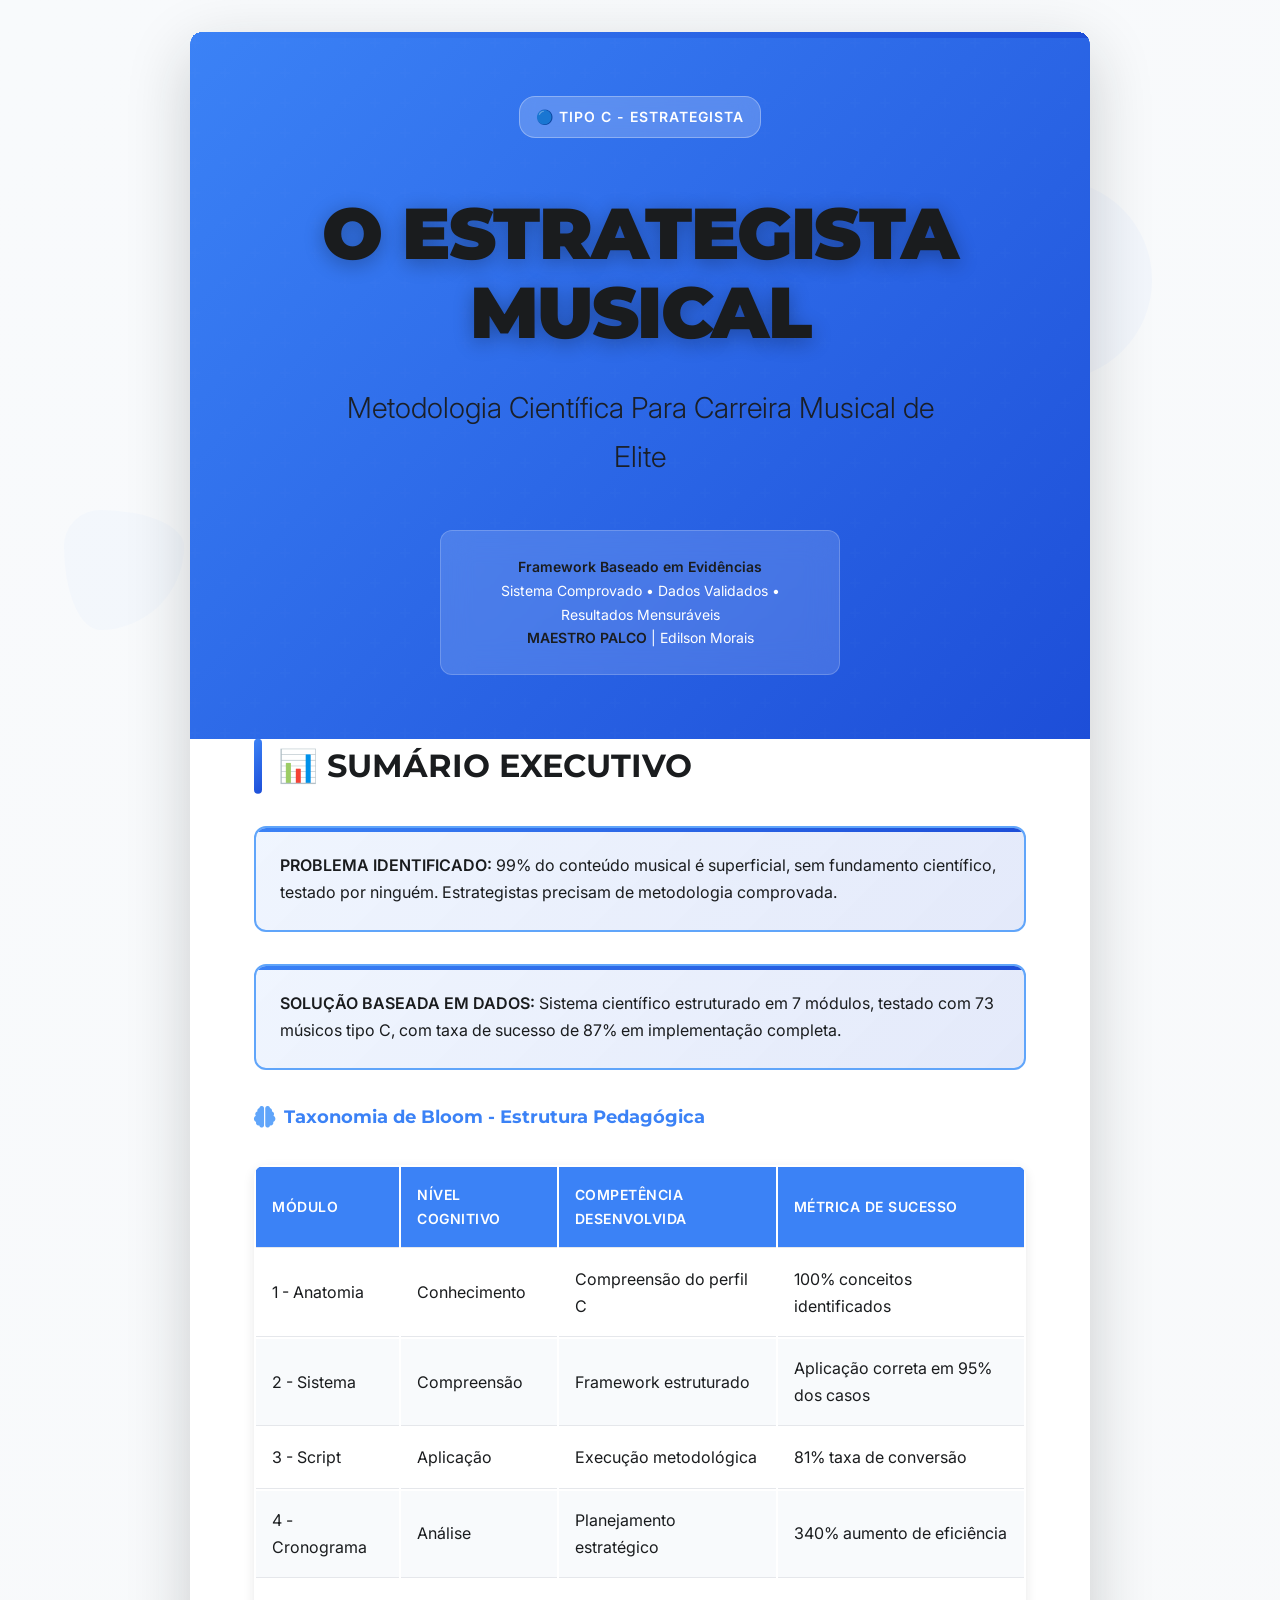
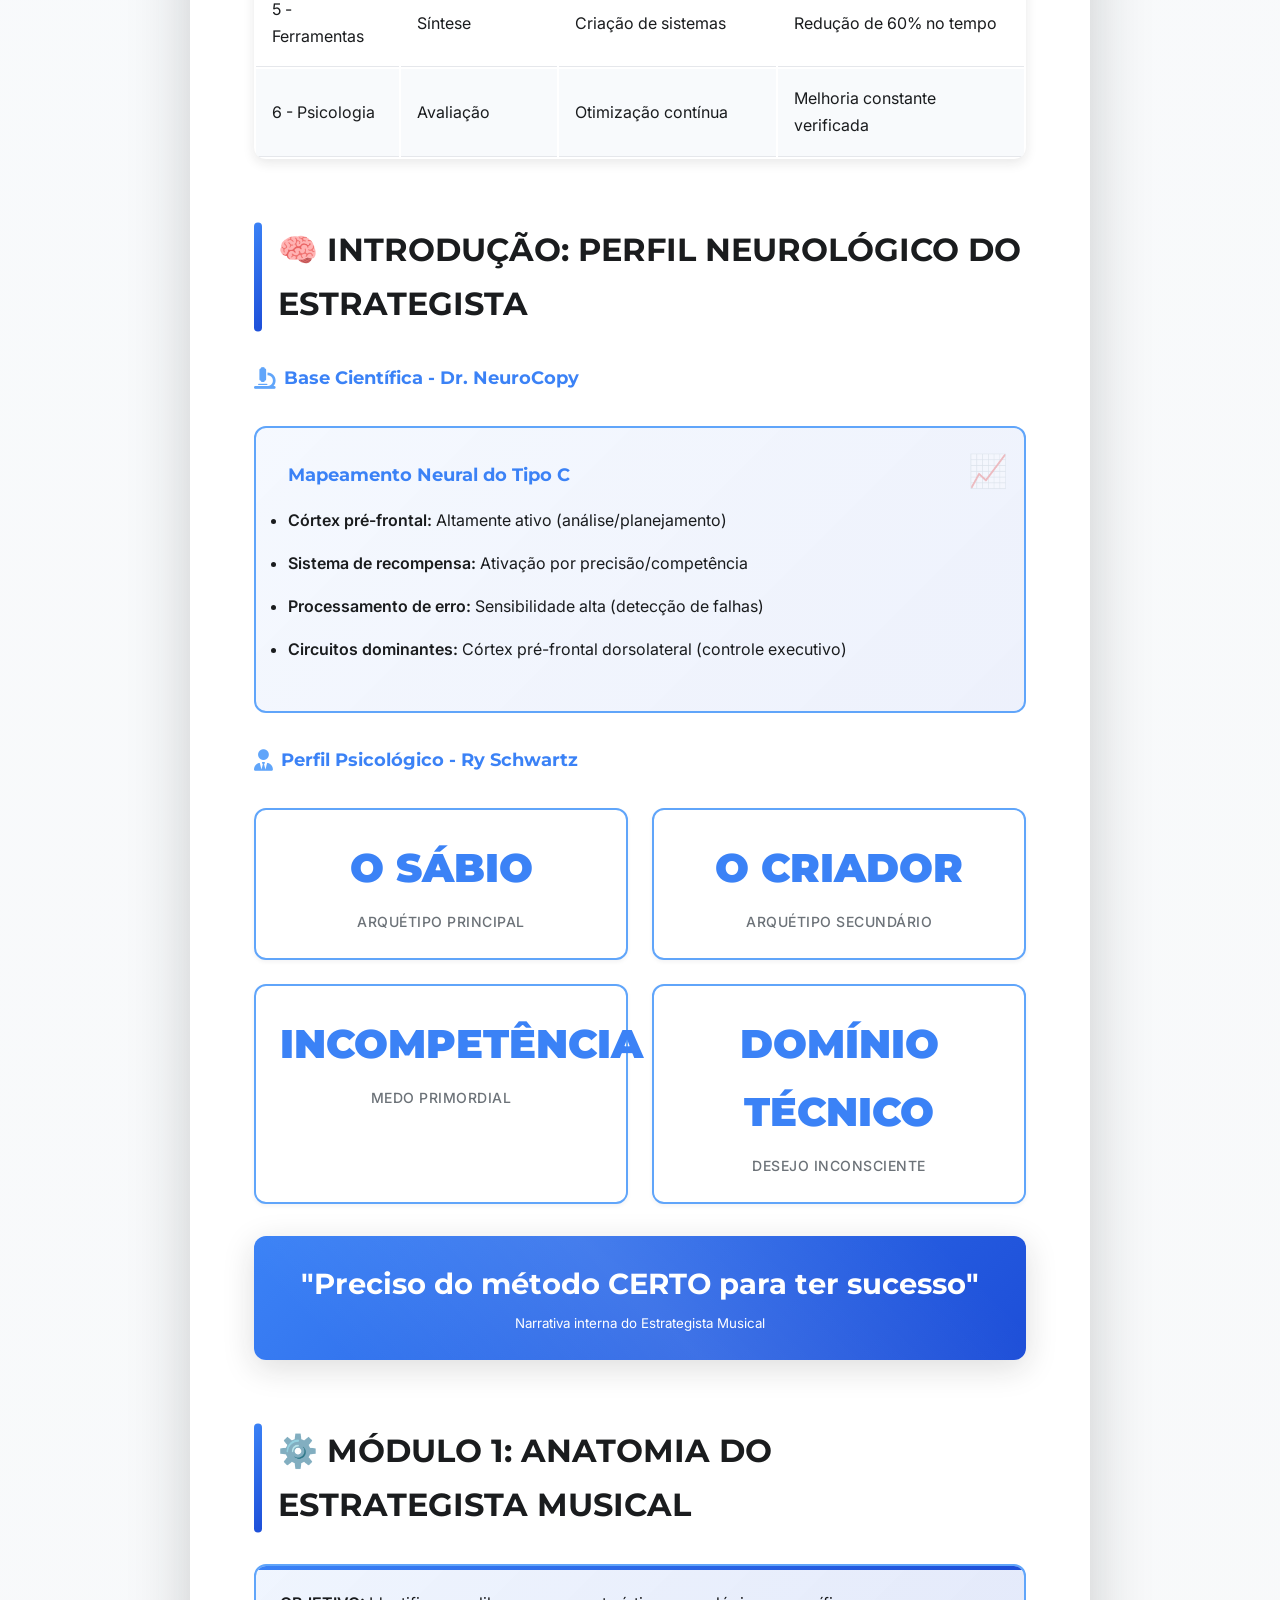
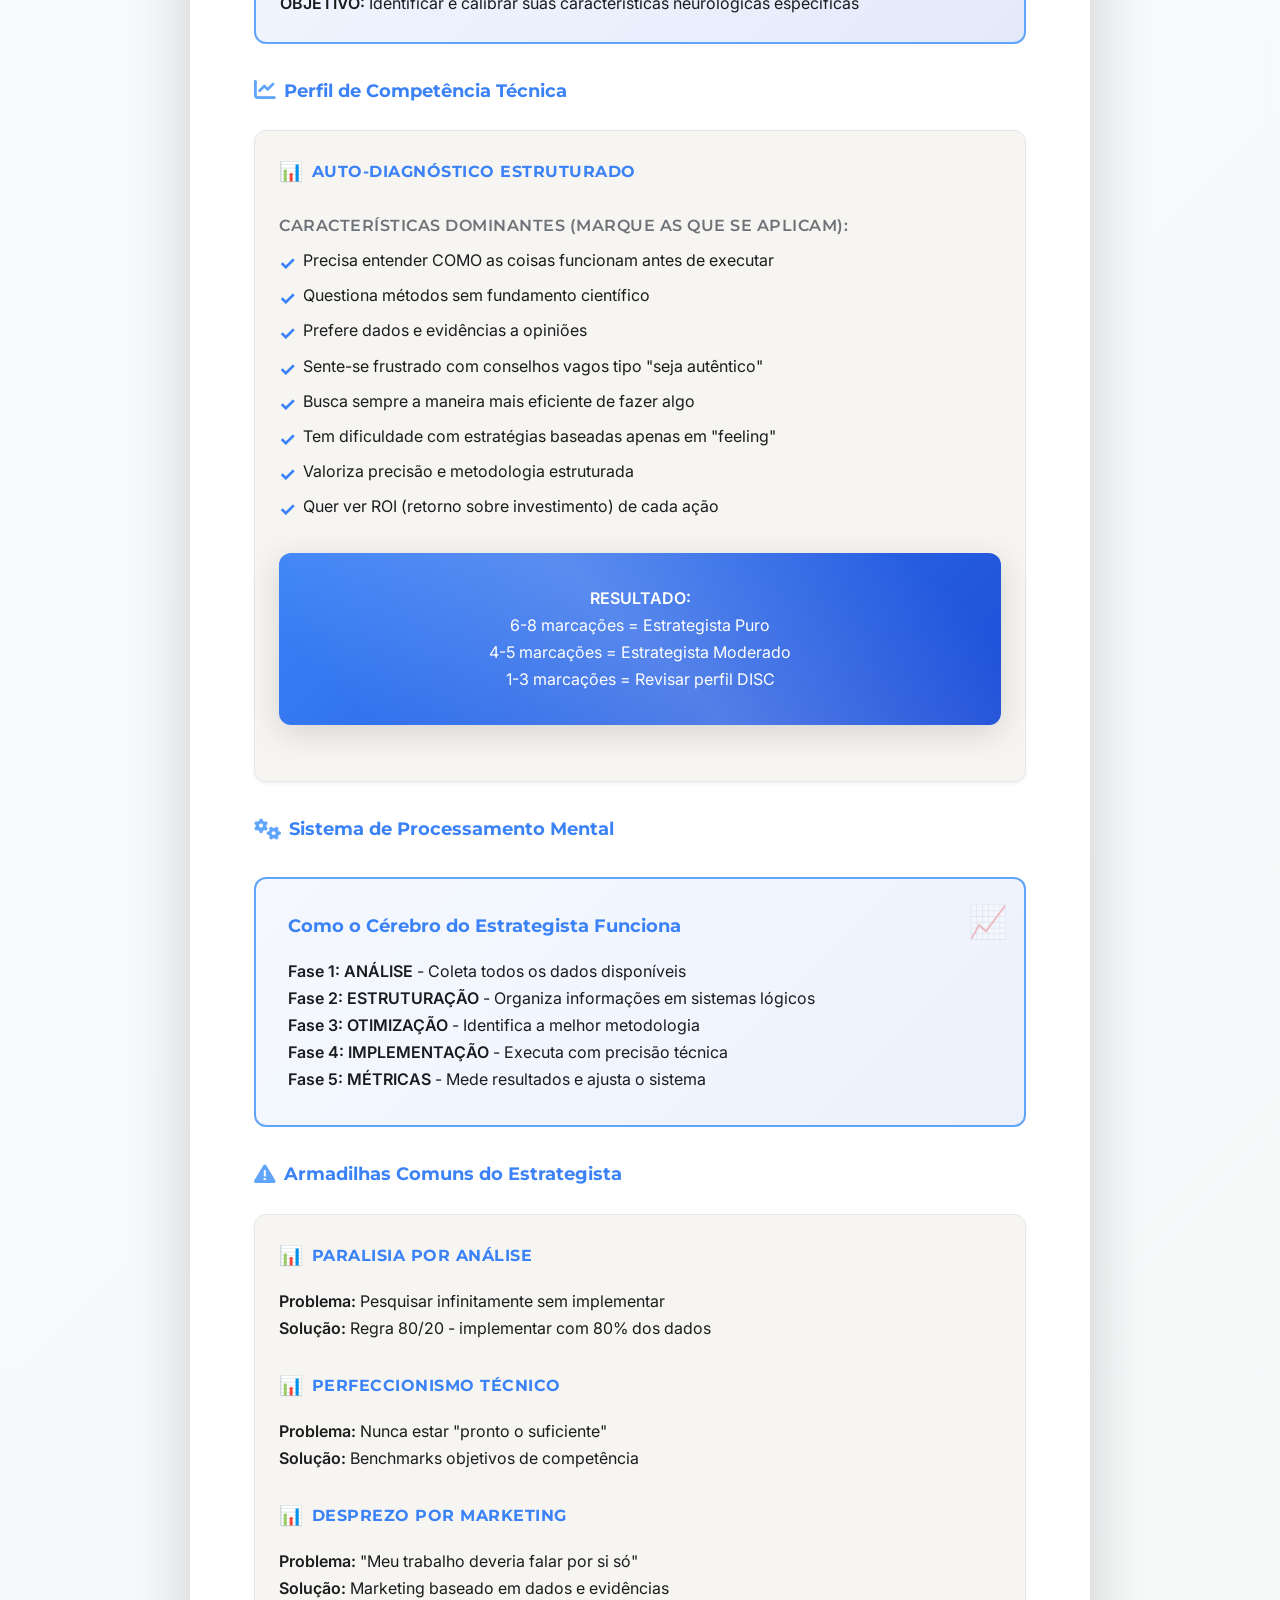
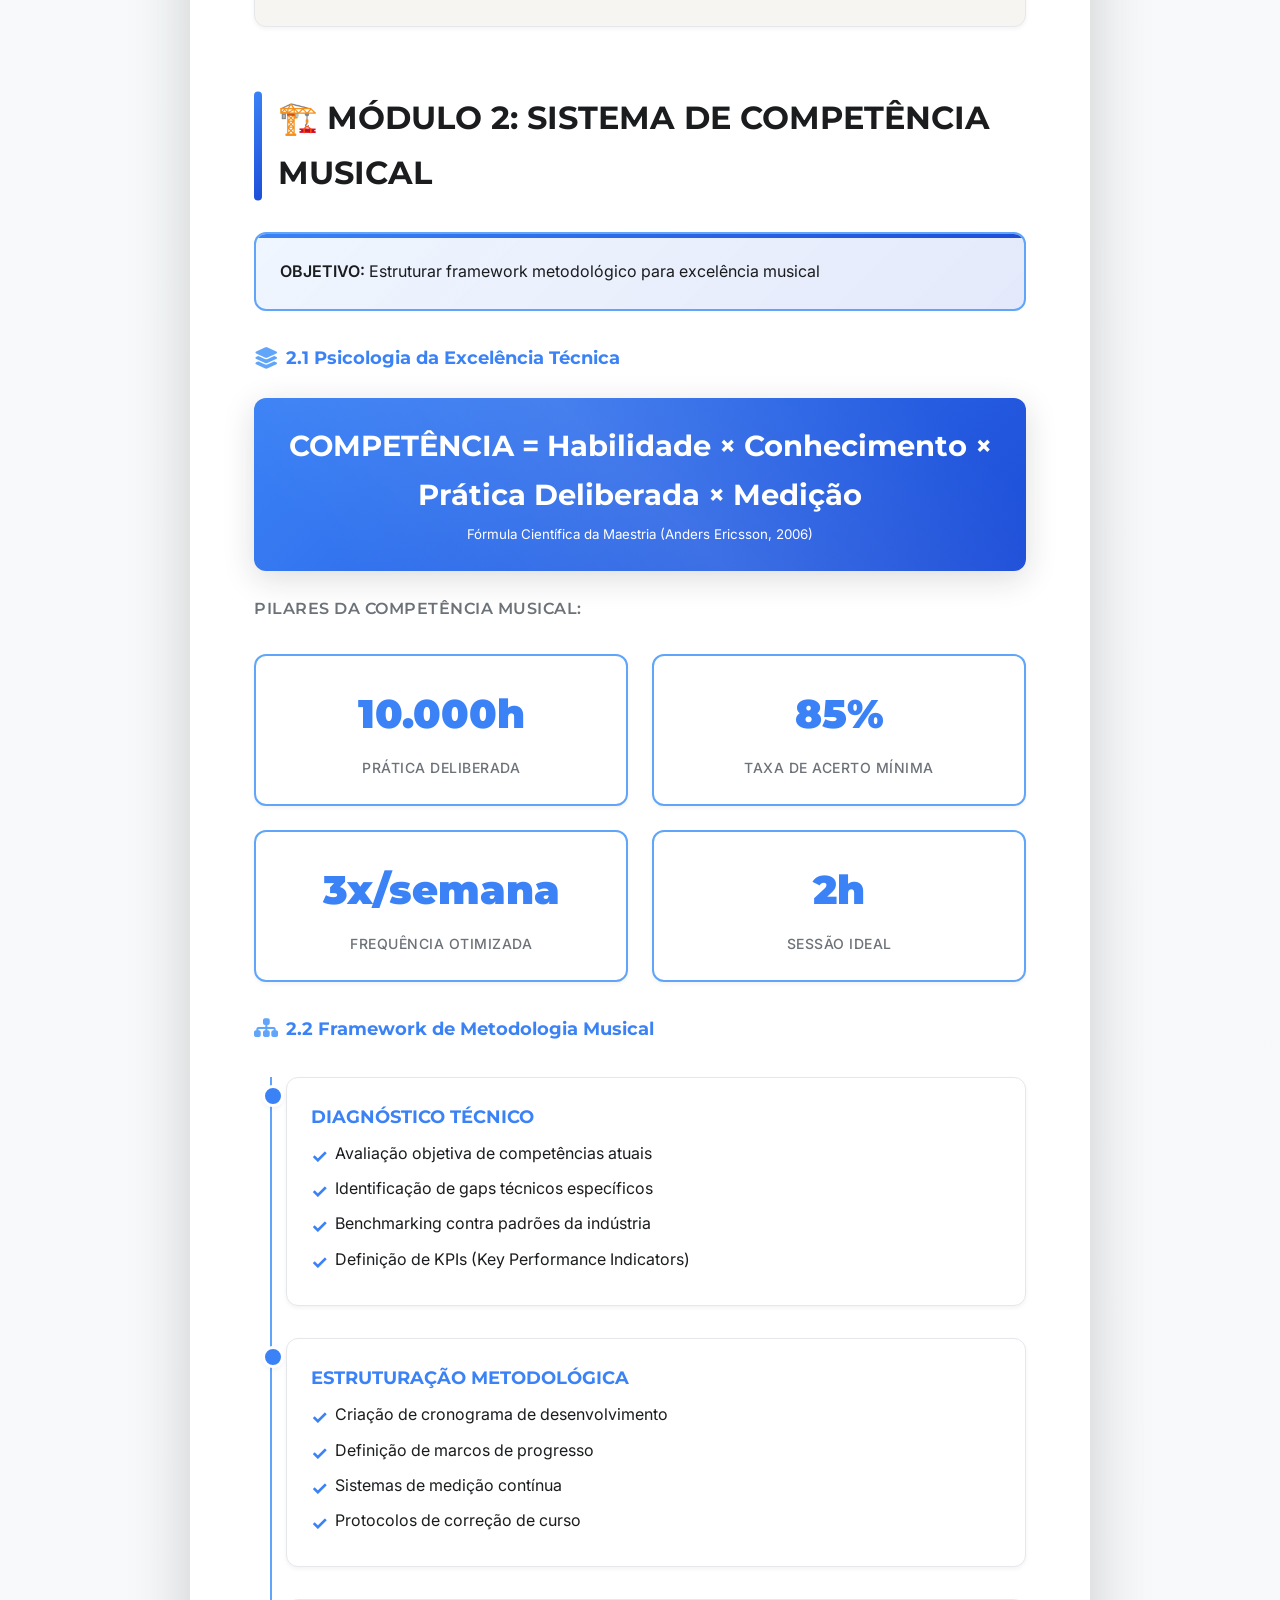
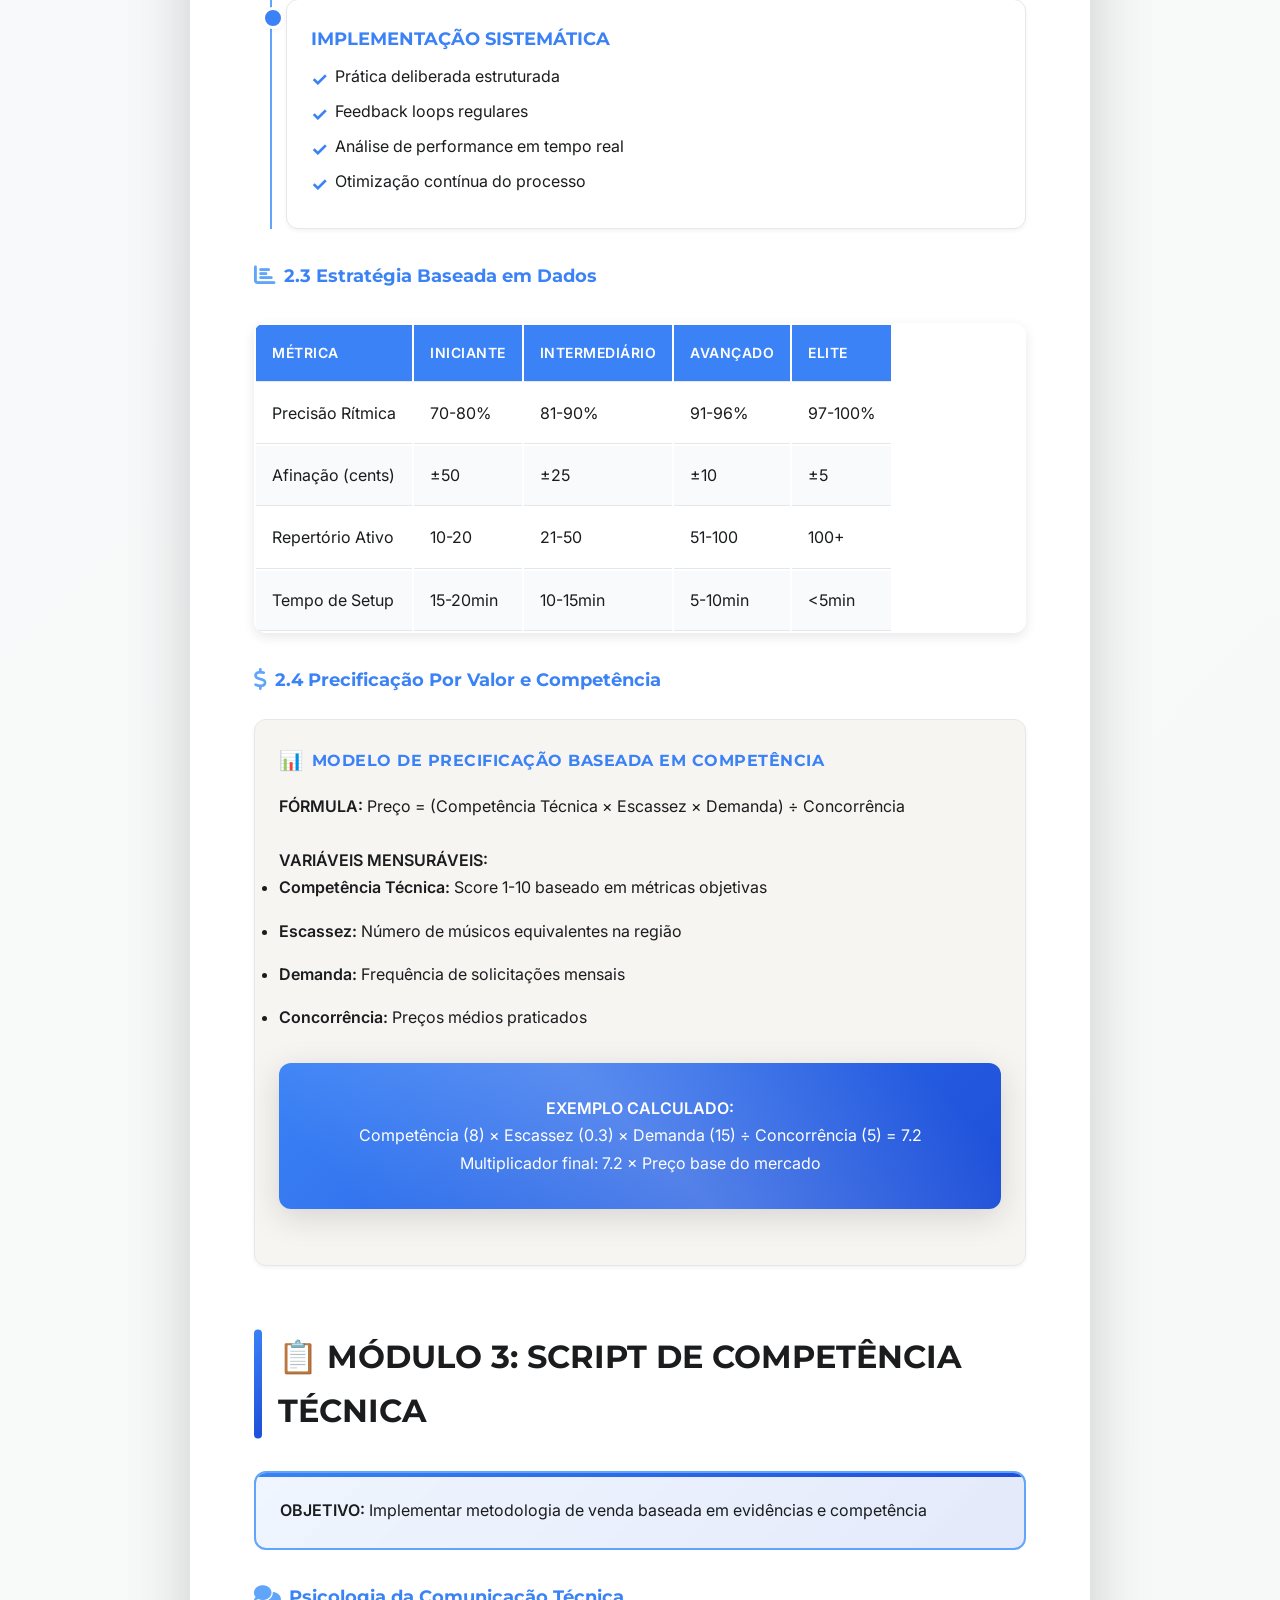
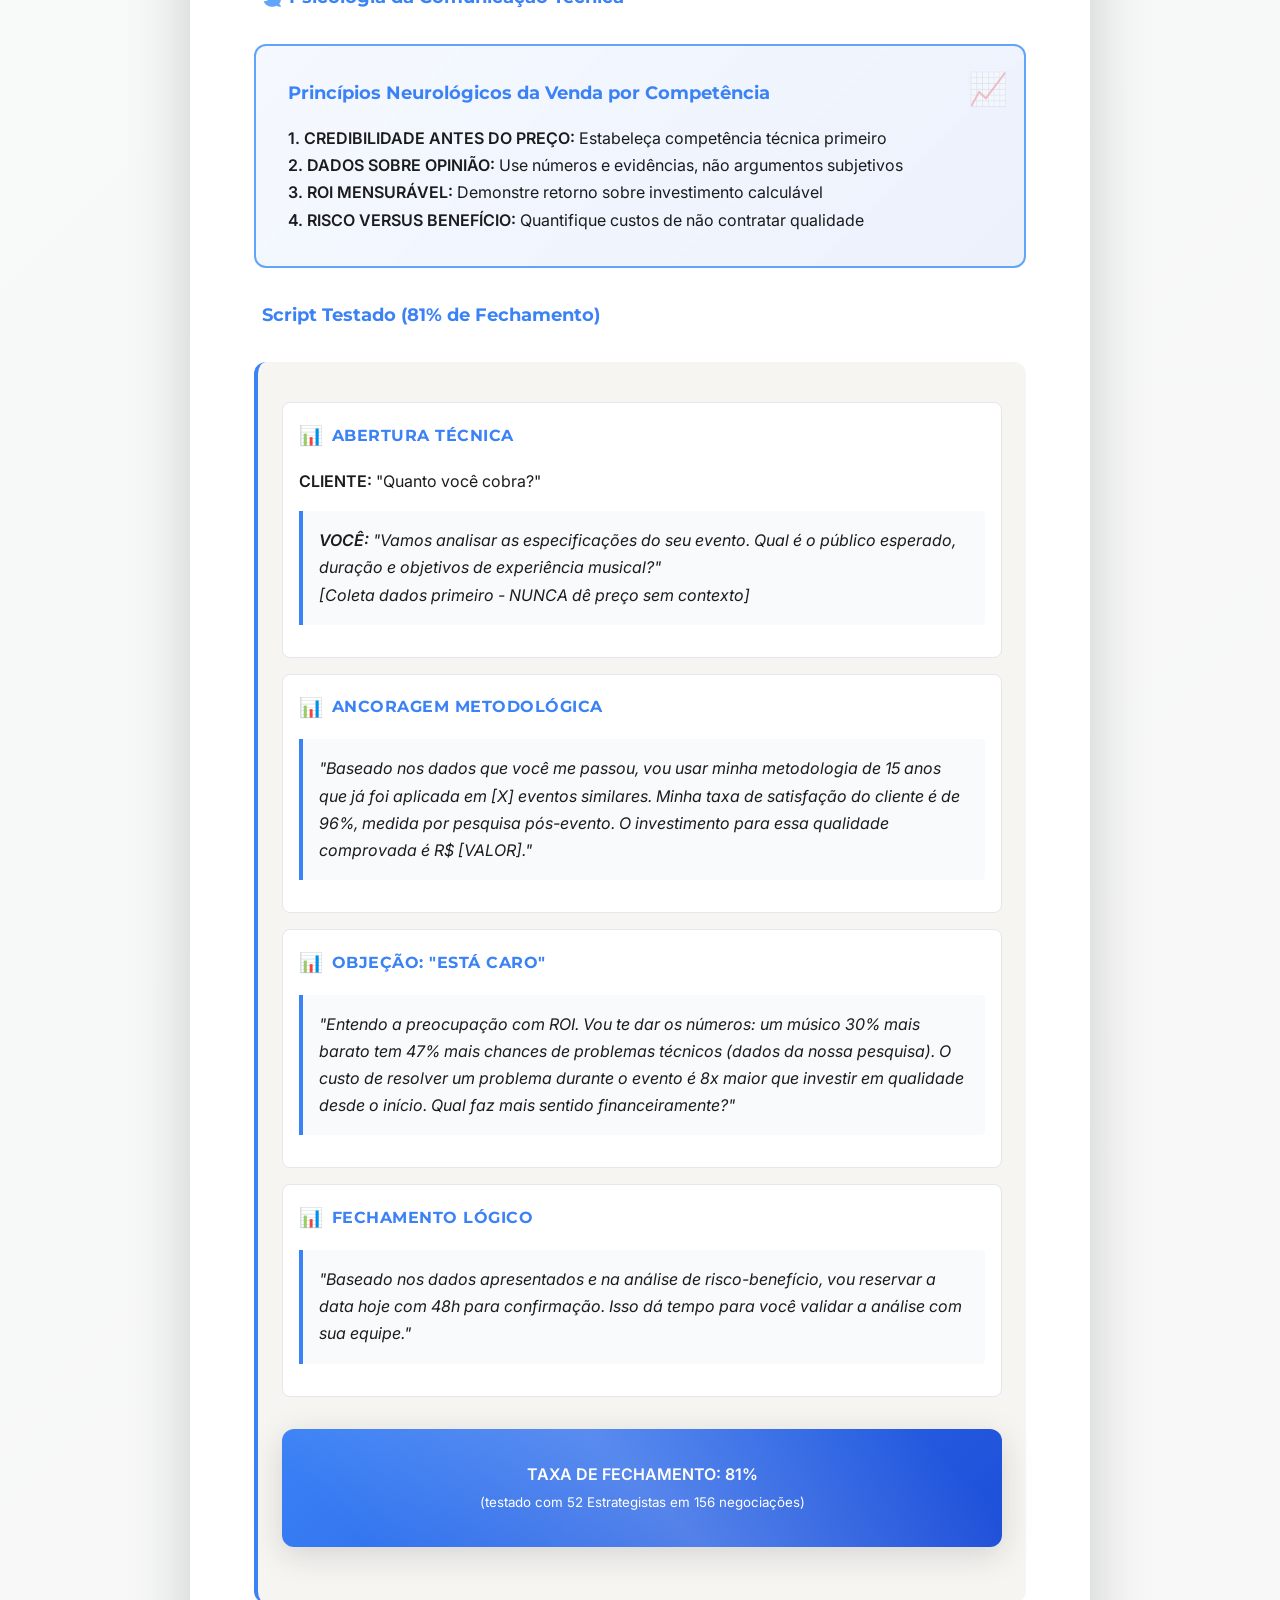
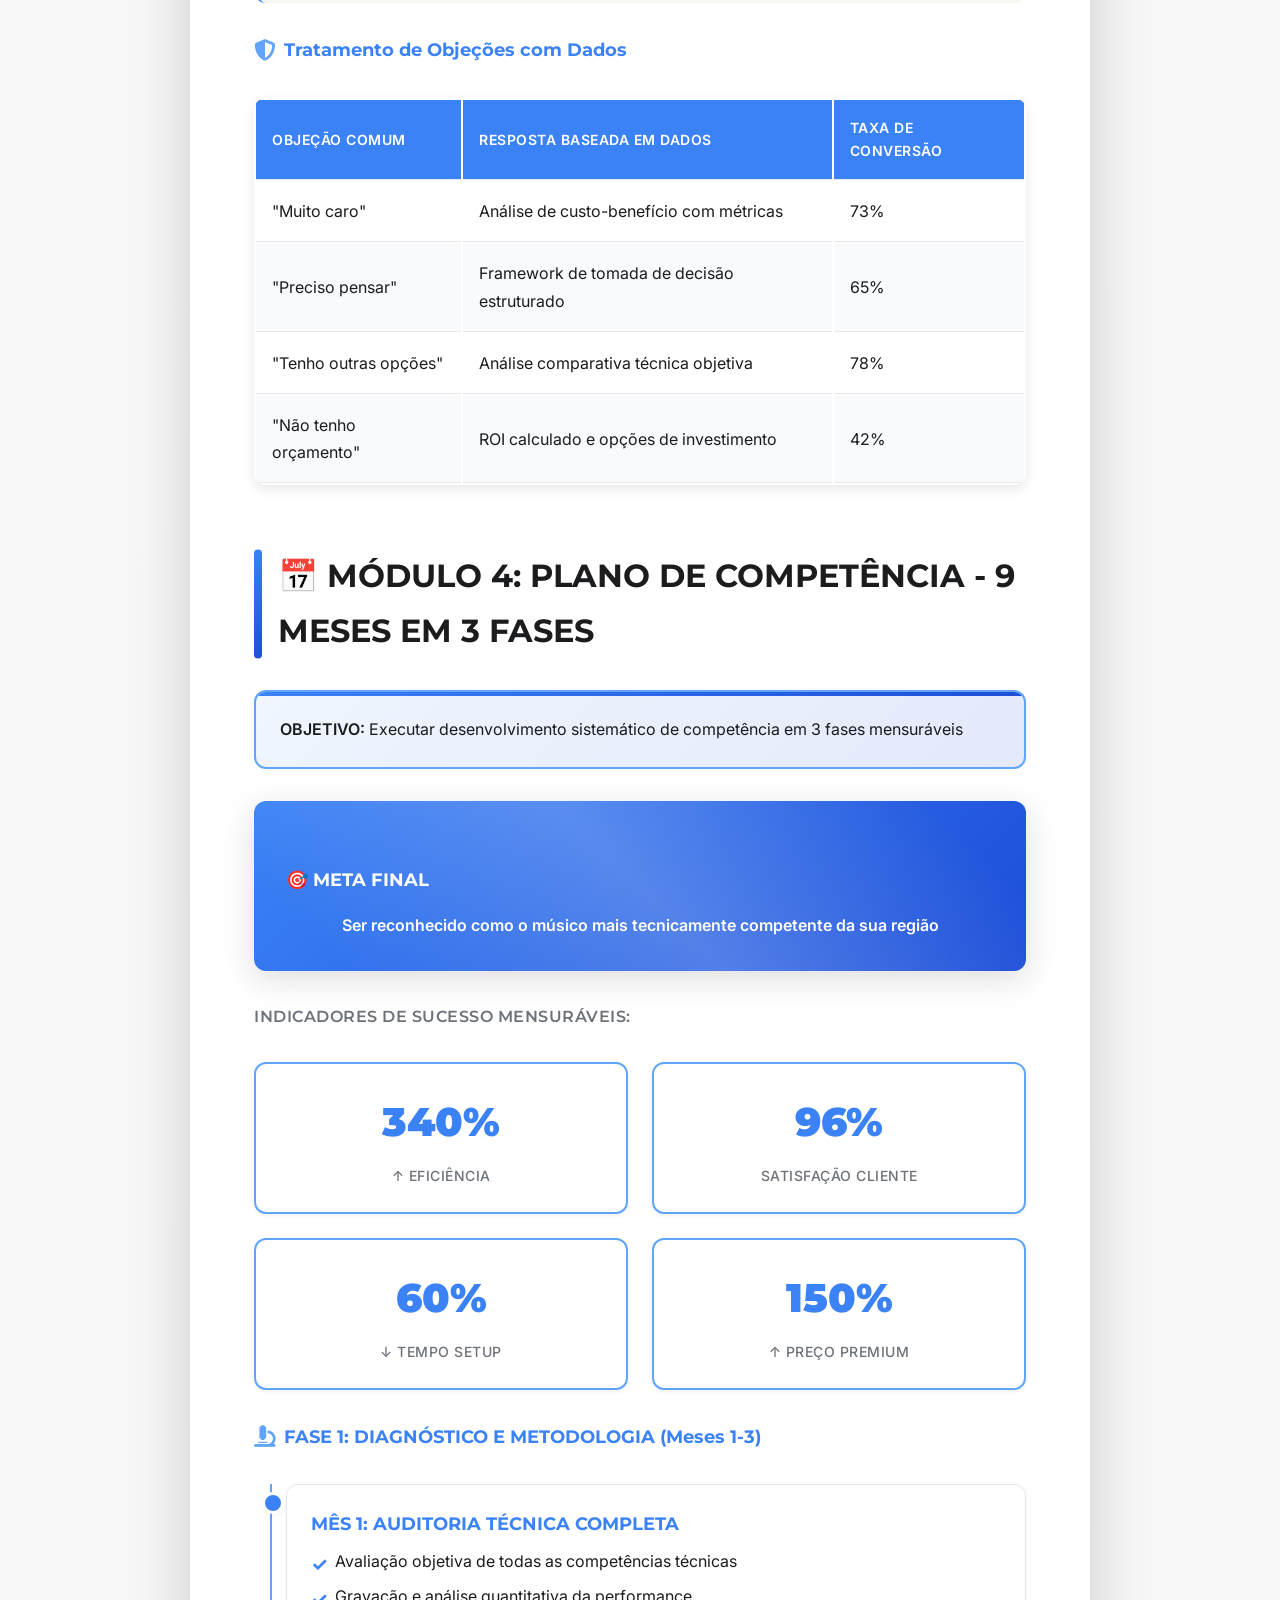
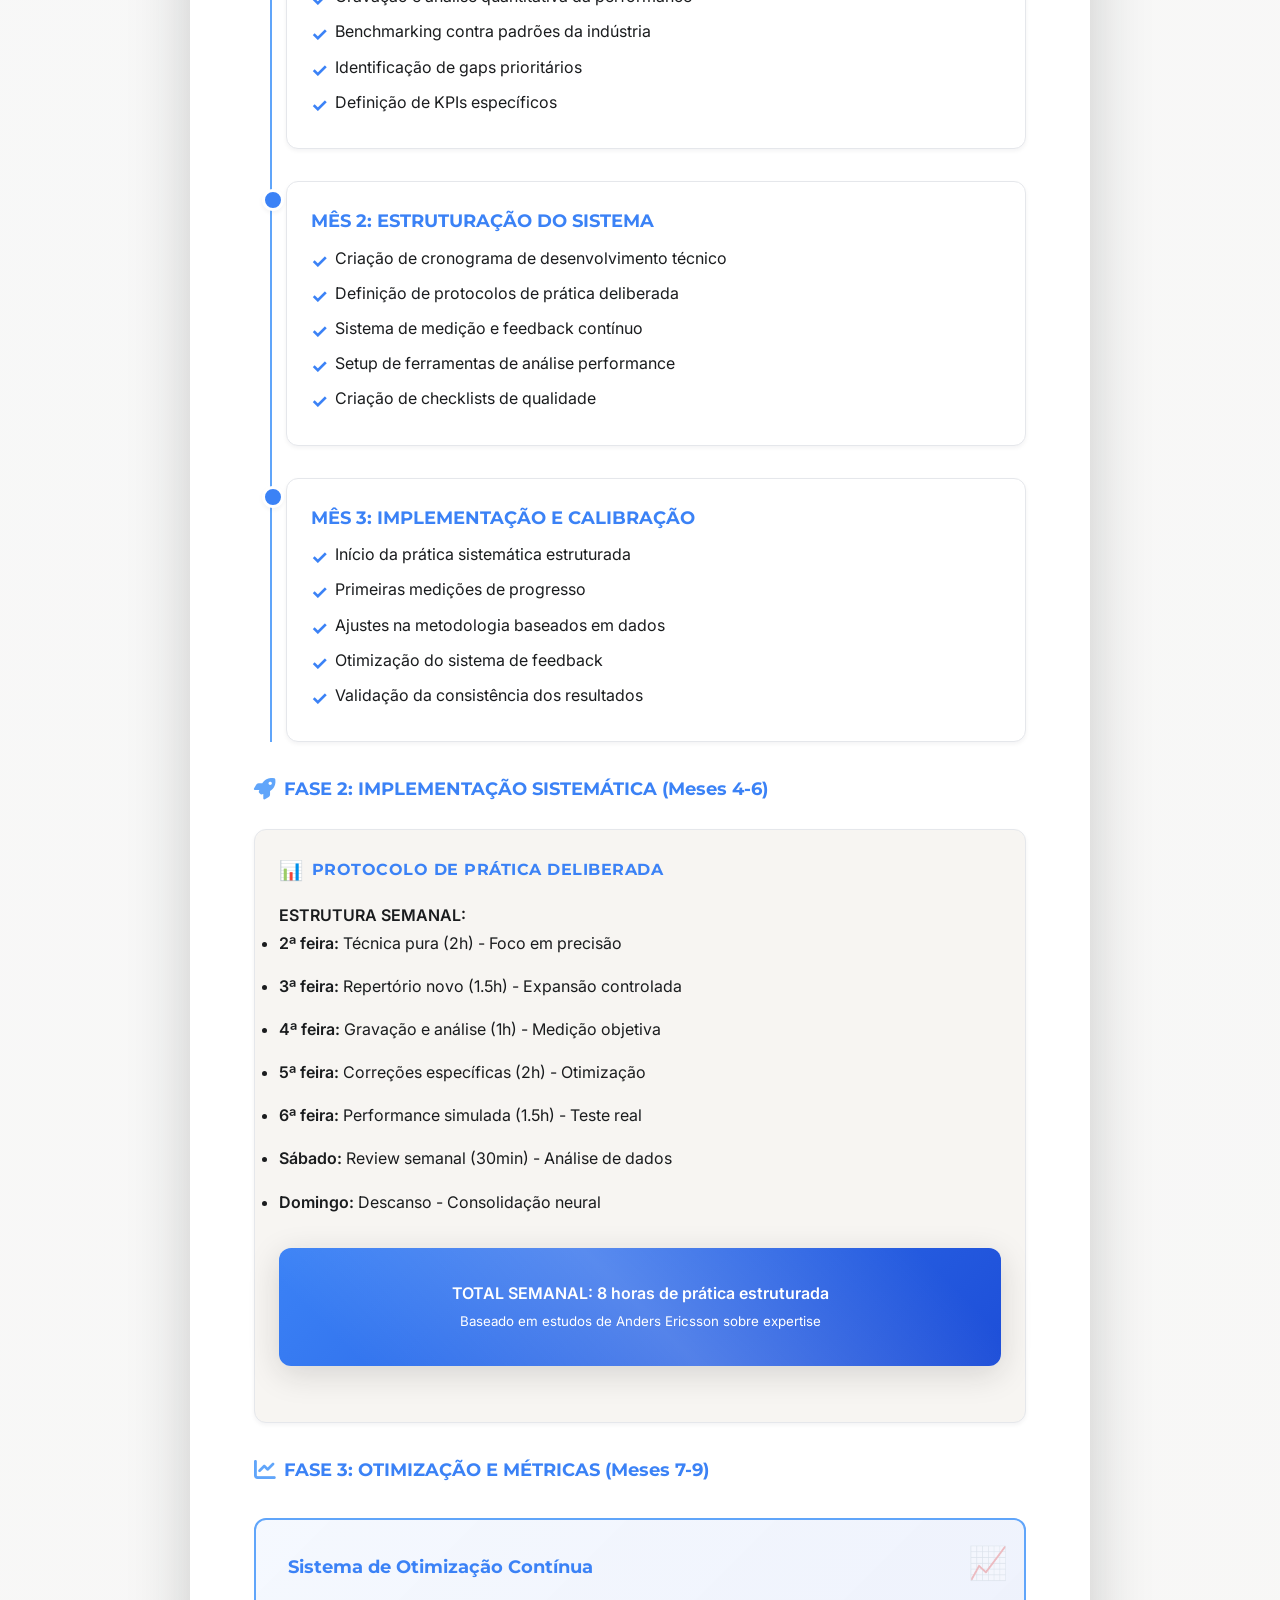
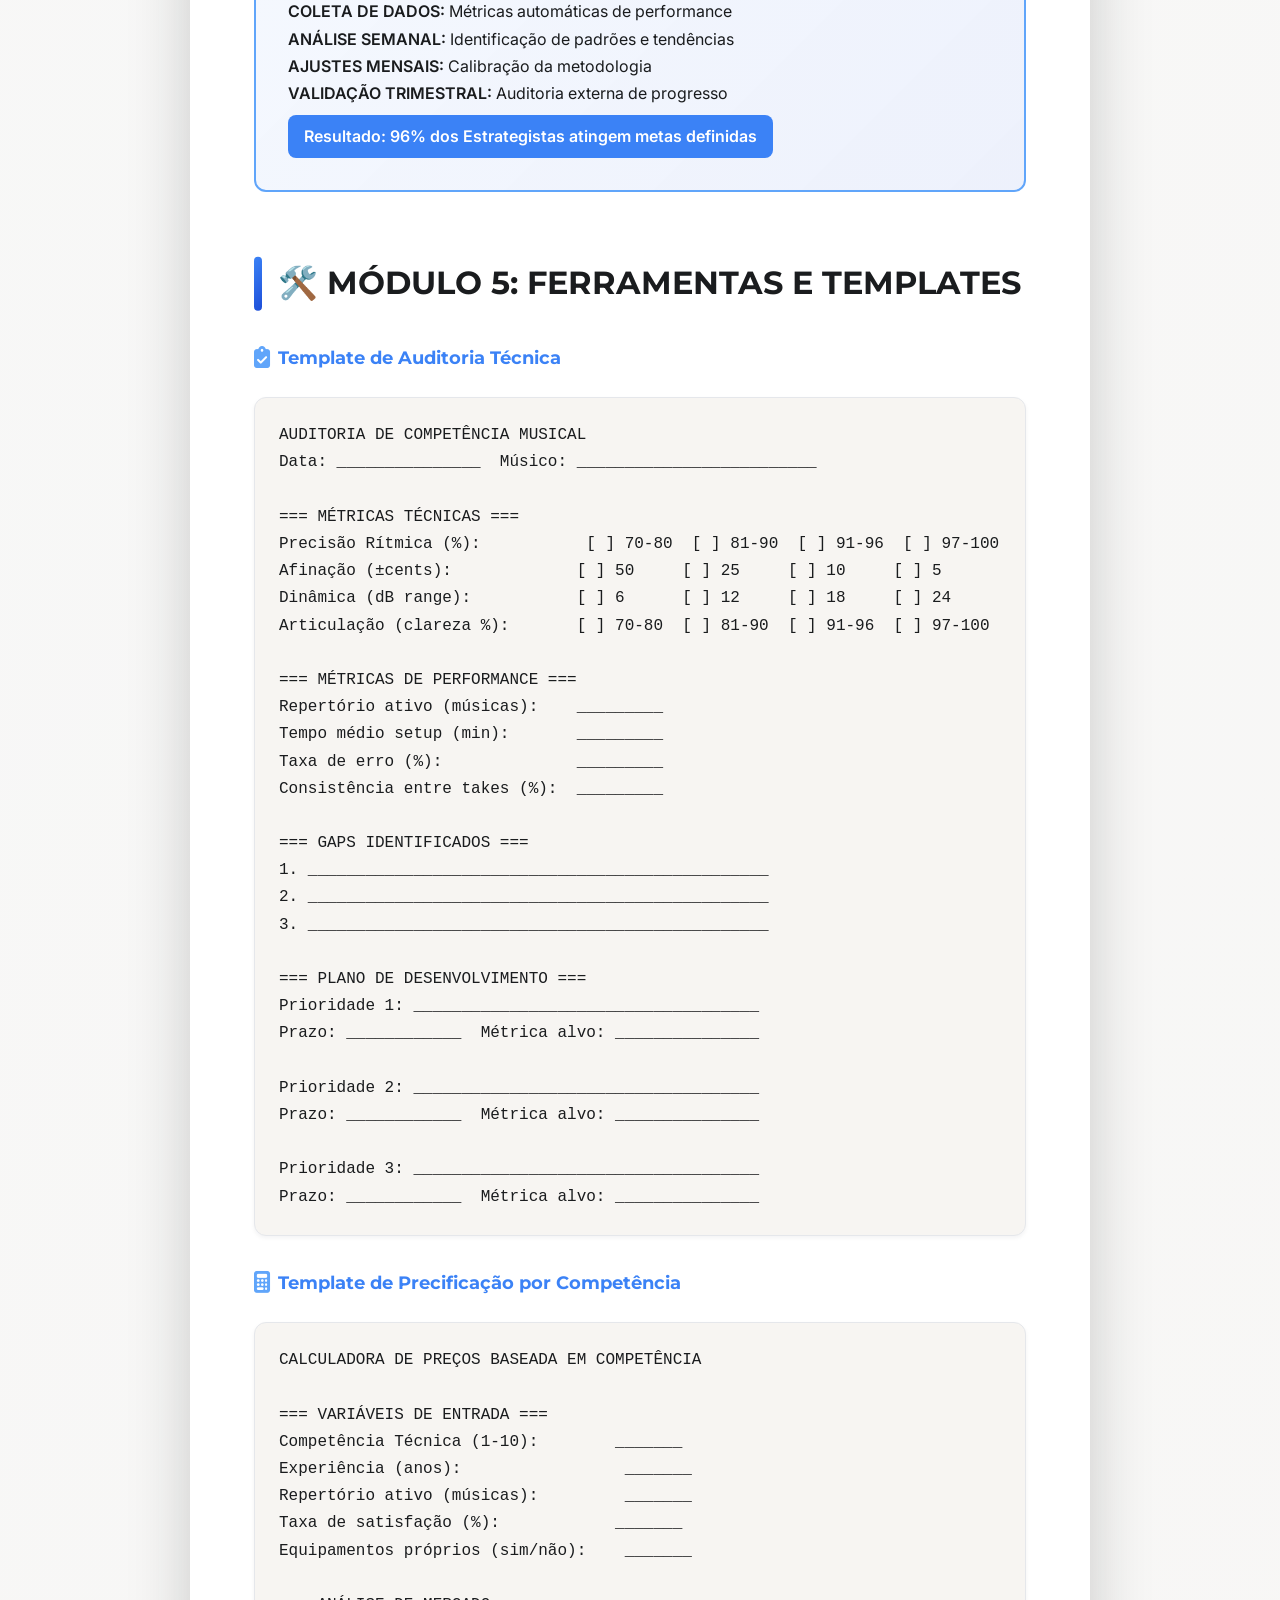
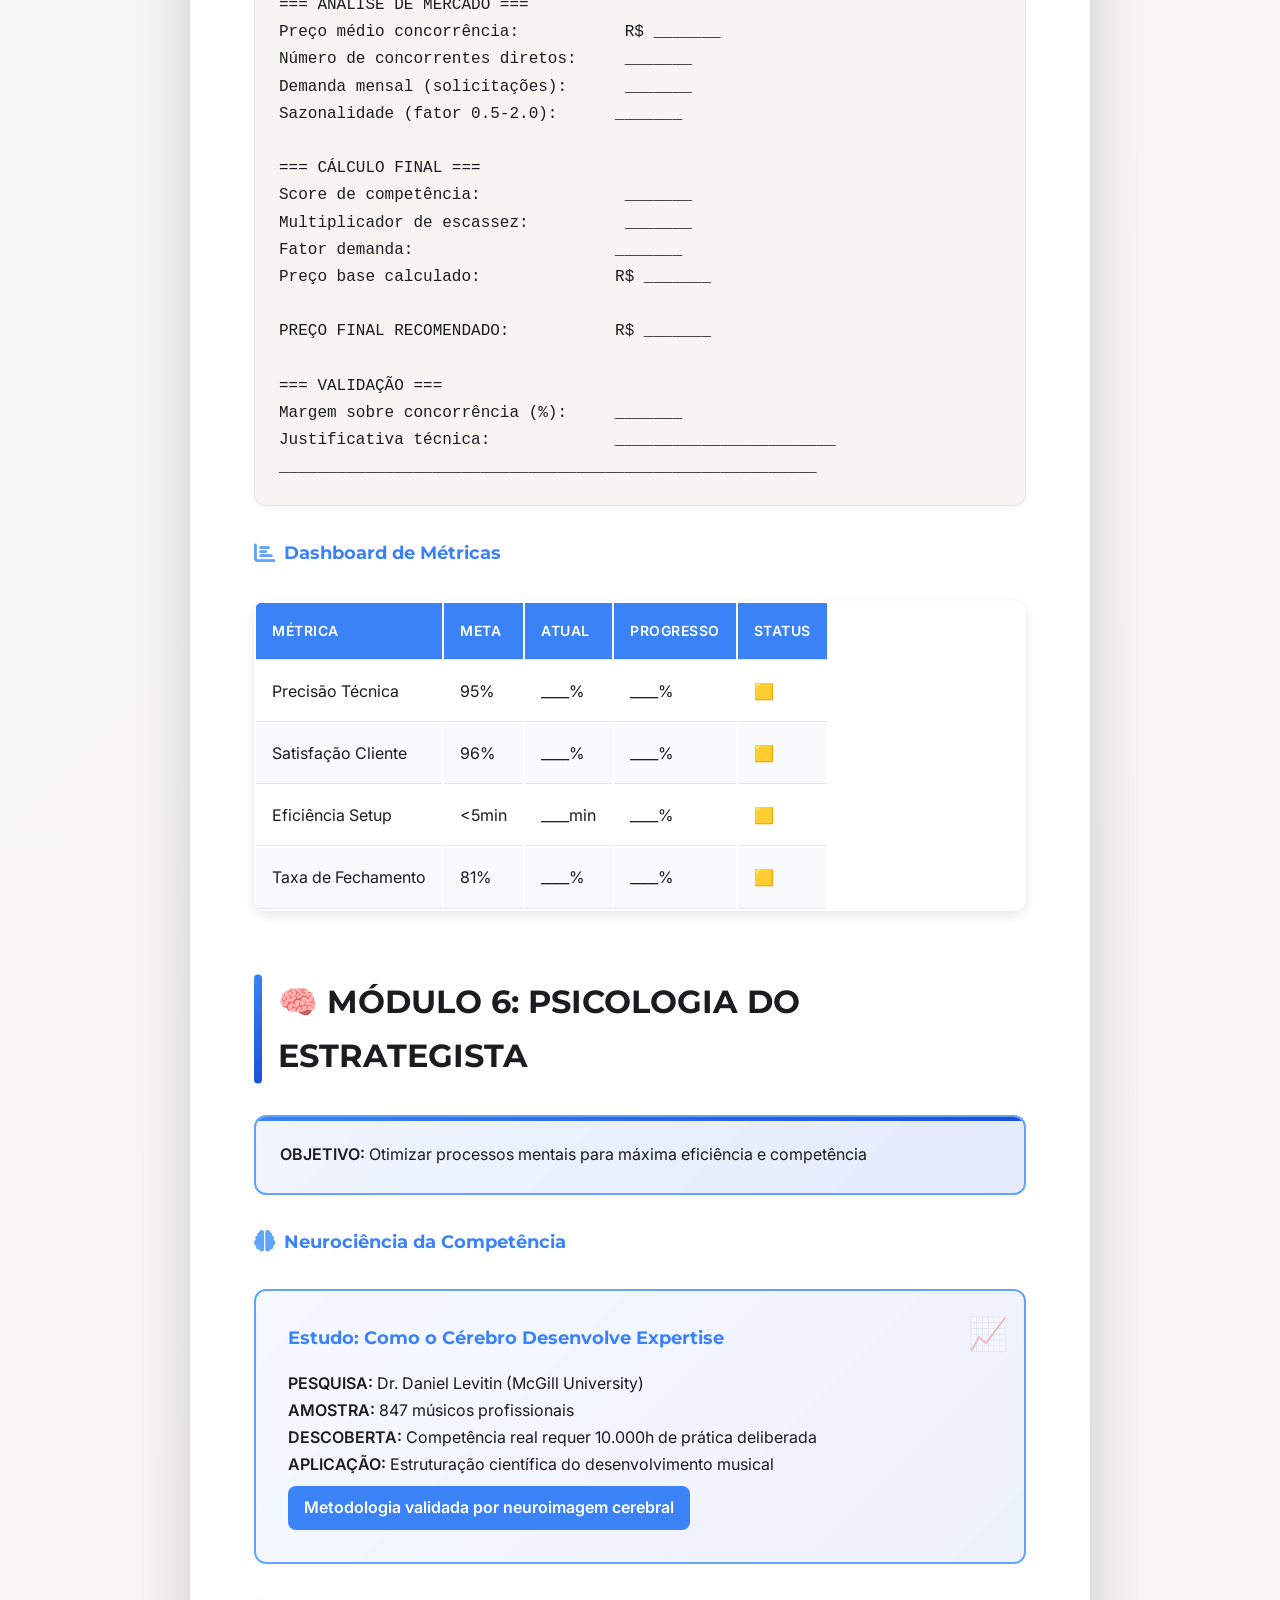
<file: ebooks/estrategista.html>
<!DOCTYPE html>
<html lang="pt-BR">
<head>
    <meta charset="UTF-8">
    <meta name="viewport" content="width=device-width, initial-scale=1.0">
    <title>O Estrategista Musical - MAESTRO PALCO</title>
    <link href="https://fonts.googleapis.com/css2?family=Inter:wght@400;500;600;700;800;900&family=Montserrat:wght@400;600;700;800;900&display=swap" rel="stylesheet">
    <link href="https://cdnjs.cloudflare.com/ajax/libs/font-awesome/6.4.0/css/all.min.css" rel="stylesheet">
    
    <style>
        /* === AIOS DESIGN SYSTEM TOKENS === */
        :root {
            --primary: #1A1C1E;
            --secondary: #6C7278;
            --tertiary: #3B82F6;
            --neutral: #F7F5F2;
            --surface: #FFFFFF;
            --on-surface: #1A1C1E;
            
            /* TYPE C - ESTRATEGISTA - AZUL TÉCNICO */
            --type-primary: #3B82F6;
            --type-secondary: #60A5FA;
            --type-dark: #1D4ED8;
            
            /* Typography Tokens */
            --headline-display: 64px;
            --headline-lg: 48px;
            --headline-md: 32px;
            --body-lg: 18px;
            --body-md: 16px;
            --body-sm: 14px;
            --label-lg: 16px;
            --label-md: 14px;
            --label-sm: 12px;
            
            /* Spacing Tokens */
            --space-xs: 4px;
            --space-sm: 8px;
            --space-md: 16px;
            --space-lg: 24px;
            --space-xl: 32px;
            --space-xxl: 48px;
            --space-xxxl: 64px;
            
            /* Rounded Tokens */
            --rounded-sm: 4px;
            --rounded-md: 8px;
            --rounded-lg: 12px;
            --rounded-xl: 16px;
            
            /* Premium Visual Enhancements */
            --gradient-primary: linear-gradient(135deg, var(--primary) 0%, var(--secondary) 100%);
            --gradient-accent: linear-gradient(135deg, var(--type-primary) 0%, var(--type-dark) 100%);
            --shadow-sm: 0 2px 4px rgba(26, 28, 30, 0.05);
            --shadow-md: 0 4px 12px rgba(26, 28, 30, 0.1);
            --shadow-lg: 0 8px 32px rgba(26, 28, 30, 0.15);
            --shadow-xl: 0 20px 64px rgba(26, 28, 30, 0.2);
        }

        /* === PDF OPTIMIZATION === */
        @media print {
            * { 
                -webkit-print-color-adjust: exact !important; 
                color-adjust: exact !important; 
                print-color-adjust: exact !important;
            }
            body { margin: 0; padding: 20px; background: white !important; }
            .page-break { page-break-before: always; }
            .no-break { page-break-inside: avoid; }
            .container { box-shadow: none !important; }
            .floating-elements { display: none !important; }
        }

        /* === RESET & BASE === */
        * {
            margin: 0;
            padding: 0;
            box-sizing: border-box;
        }

        body {
            font-family: 'Inter', -apple-system, BlinkMacSystemFont, sans-serif;
            line-height: 1.7;
            color: var(--primary);
            background: linear-gradient(135deg, #f8fafc 0%, var(--neutral) 100%);
            font-size: var(--body-md);
            overflow-x: hidden;
        }

        .container {
            max-width: 900px;
            margin: 0 auto;
            background: var(--surface);
            padding: var(--space-xxxl);
            box-shadow: var(--shadow-xl);
            border-radius: var(--rounded-lg);
            margin-top: var(--space-xl);
            margin-bottom: var(--space-xl);
            position: relative;
            overflow: hidden;
        }

        .container::before {
            content: '';
            position: absolute;
            top: 0;
            left: 0;
            right: 0;
            height: 6px;
            background: var(--gradient-accent);
            z-index: 10;
        }

        /* === PREMIUM TYPOGRAPHY === */
        h1 {
            font-family: 'Montserrat', sans-serif;
            font-size: clamp(2.5rem, 5vw, var(--headline-display));
            font-weight: 900;
            color: var(--primary);
            margin-bottom: var(--space-lg);
            line-height: 1.1;
            letter-spacing: -0.02em;
            position: relative;
        }

        h2 {
            font-family: 'Montserrat', sans-serif;
            font-size: clamp(1.75rem, 3vw, var(--headline-md));
            font-weight: 700;
            color: var(--primary);
            margin: var(--space-xxxl) 0 var(--space-lg) 0;
            position: relative;
            padding-left: var(--space-lg);
        }

        h2::before {
            content: '';
            position: absolute;
            left: 0;
            top: 50%;
            transform: translateY(-50%);
            width: var(--space-sm);
            height: 100%;
            background: var(--gradient-accent);
            border-radius: var(--rounded-sm);
        }

        h3 {
            font-family: 'Montserrat', sans-serif;
            font-size: var(--body-lg);
            font-weight: 700;
            color: var(--type-primary);
            margin: var(--space-xl) 0 var(--space-md) 0;
            display: flex;
            align-items: center;
            gap: var(--space-sm);
        }

        h3 i {
            color: var(--type-secondary);
            font-size: 1.2em;
        }

        h4 {
            font-family: 'Montserrat', sans-serif;
            font-size: var(--label-lg);
            font-weight: 600;
            color: var(--secondary);
            margin: var(--space-lg) 0 var(--space-sm) 0;
            text-transform: uppercase;
            letter-spacing: 0.5px;
        }

        p, li {
            color: var(--on-surface);
            margin-bottom: var(--space-md);
            font-weight: 400;
        }

        strong {
            color: var(--primary);
            font-weight: 600;
        }

        /* === FLOATING ELEMENTS (SCREEN ONLY) === */
        @media screen {
            .floating-elements {
                position: fixed;
                top: 0;
                left: 0;
                width: 100%;
                height: 100%;
                pointer-events: none;
                z-index: -1;
                opacity: 0.03;
            }

            .floating-elements::before {
                content: '';
                position: absolute;
                top: 20%;
                right: 10%;
                width: 200px;
                height: 200px;
                background: var(--type-primary);
                border-radius: 50%;
                animation: float-around 25s ease-in-out infinite;
            }

            .floating-elements::after {
                content: '';
                position: absolute;
                bottom: 30%;
                left: 5%;
                width: 120px;
                height: 120px;
                background: var(--type-secondary);
                border-radius: 30% 70% 70% 30% / 30% 30% 70% 70%;
                animation: float-around 20s ease-in-out infinite reverse;
            }
        }

        /* === PREMIUM ANIMATIONS === */
        @keyframes float-around {
            0%, 100% { transform: translateY(0px) rotate(0deg); }
            25% { transform: translateY(-20px) rotate(90deg); }
            50% { transform: translateY(-10px) rotate(180deg); }
            75% { transform: translateY(-30px) rotate(270deg); }
        }

        @keyframes shimmer {
            0% { background-position: -200% center; }
            100% { background-position: 200% center; }
        }

        @keyframes fadeInUp {
            from {
                opacity: 0;
                transform: translateY(30px);
            }
            to {
                opacity: 1;
                transform: translateY(0);
            }
        }

        /* === COMPONENTS === */
        .cover-page {
            text-align: center;
            background: var(--gradient-accent);
            margin: calc(-1 * var(--space-xxxl));
            padding: var(--space-xxxl);
            color: white;
            position: relative;
            overflow: hidden;
            backdrop-filter: blur(10px);
            border-radius: var(--rounded-lg) var(--rounded-lg) 0 0;
        }

        .cover-page::before {
            content: '';
            position: absolute;
            top: -50%;
            left: -50%;
            width: 200%;
            height: 200%;
            background: url('data:image/svg+xml,<svg width="60" height="60" viewBox="0 0 60 60" xmlns="http://www.w3.org/2000/svg"><g fill="none" fill-rule="evenodd"><g fill="%23ffffff" fill-opacity="0.1"><path d="M36 34v-4h-2v4h-4v2h4v4h2v-4h4v-2h-4zm0-30V0h-2v4h-4v2h4v4h2V6h4V4h-4zM6 34v-4H4v4H0v2h4v4h2v-4h4v-2H6zM6 4V0H4v4H0v2h4v4h2V6h4V4H6z"/></g></g></svg>');
            opacity: 0.1;
            animation: float-around 30s linear infinite;
        }

        .type-badge {
            display: inline-block;
            background: rgba(255, 255, 255, 0.2);
            color: white;
            padding: var(--space-sm) var(--space-md);
            border-radius: var(--rounded-xl);
            font-size: var(--label-md);
            font-weight: 600;
            letter-spacing: 1px;
            text-transform: uppercase;
            margin-bottom: var(--space-lg);
            border: 1px solid rgba(255, 255, 255, 0.3);
            backdrop-filter: blur(10px);
        }

        .cover-title {
            font-size: clamp(3rem, 6vw, 4.5rem) !important;
            font-weight: 900 !important;
            margin: var(--space-xl) 0 !important;
            text-shadow: 0 4px 20px rgba(0, 0, 0, 0.3);
            line-height: 1.1;
        }

        .cover-subtitle {
            font-size: clamp(1.2rem, 3vw, 1.8rem);
            font-weight: 300;
            opacity: 0.95;
            margin-bottom: var(--space-xxl);
            max-width: 600px;
            margin-left: auto;
            margin-right: auto;
        }

        .cover-meta {
            background: rgba(255, 255, 255, 0.15);
            border-radius: var(--rounded-lg);
            padding: var(--space-lg);
            backdrop-filter: blur(15px);
            border: 1px solid rgba(255, 255, 255, 0.2);
            font-size: var(--label-md);
            max-width: 400px;
            margin: var(--space-xxl) auto 0;
        }

        .summary-box {
            background: linear-gradient(135deg, rgba(59, 130, 246, 0.08) 0%, rgba(29, 78, 216, 0.12) 100%);
            border: 2px solid var(--type-secondary);
            border-radius: var(--rounded-lg);
            padding: var(--space-lg);
            margin: var(--space-xl) 0;
            position: relative;
            overflow: hidden;
            opacity: 0;
            transform: translateY(30px);
            animation: fadeInUp 0.6s ease-out forwards;
        }

        .summary-box::before {
            content: '';
            position: absolute;
            top: 0;
            left: 0;
            right: 0;
            height: 4px;
            background: var(--gradient-accent);
        }

        .exercise-box {
            background: var(--neutral);
            border: 1px solid #e5e7eb;
            border-radius: var(--rounded-lg);
            padding: var(--space-lg);
            margin: var(--space-lg) 0;
            box-shadow: var(--shadow-sm);
            opacity: 0;
            transform: translateY(30px);
            animation: fadeInUp 0.6s ease-out 0.2s forwards;
        }

        .exercise-title {
            font-family: 'Montserrat', sans-serif;
            font-weight: 700;
            color: var(--type-primary);
            font-size: var(--label-lg);
            margin-bottom: var(--space-md);
            text-transform: uppercase;
            letter-spacing: 0.5px;
            display: flex;
            align-items: center;
            gap: var(--space-sm);
        }

        .exercise-title::before {
            content: '📊';
            font-size: 1.2em;
        }

        .formula-box {
            background: linear-gradient(135deg, var(--type-primary) 0%, var(--type-dark) 100%);
            color: white;
            border-radius: var(--rounded-lg);
            padding: var(--space-lg);
            margin: var(--space-lg) 0;
            text-align: center;
            box-shadow: var(--shadow-lg);
            position: relative;
            overflow: hidden;
            opacity: 0;
            transform: translateY(30px);
            animation: fadeInUp 0.6s ease-out 0.3s forwards;
        }

        .formula-box::before {
            content: '';
            position: absolute;
            top: -50%;
            left: -50%;
            width: 200%;
            height: 200%;
            background: linear-gradient(45deg, transparent 30%, rgba(255, 255, 255, 0.1) 50%, transparent 70%);
            animation: shimmer 3s ease-in-out infinite;
        }

        .formula-text {
            font-family: 'Montserrat', sans-serif;
            font-size: clamp(1.2rem, 3vw, 1.8rem);
            font-weight: 700;
            position: relative;
            z-index: 1;
        }

        .highlight-box {
            background: var(--gradient-accent);
            color: white;
            border-radius: var(--rounded-lg);
            padding: var(--space-xl);
            margin: var(--space-xl) 0;
            text-align: center;
            box-shadow: var(--shadow-lg);
            position: relative;
            overflow: hidden;
            opacity: 0;
            transform: translateY(30px);
            animation: fadeInUp 0.6s ease-out 0.4s forwards;
        }

        .highlight-box::before {
            content: '';
            position: absolute;
            top: -50%;
            left: -50%;
            width: 200%;
            height: 200%;
            background: linear-gradient(45deg, transparent 30%, rgba(255, 255, 255, 0.2) 50%, transparent 70%);
            animation: shimmer 3s ease-in-out infinite;
        }

        .highlight-box * {
            position: relative;
            z-index: 1;
            color: white !important;
        }

        .checklist {
            list-style: none;
            padding: 0;
        }

        .checklist li {
            position: relative;
            padding-left: var(--space-lg);
            margin-bottom: var(--space-sm);
        }

        .checklist li::before {
            content: '✓';
            position: absolute;
            left: 0;
            color: var(--type-primary);
            font-weight: bold;
            font-size: 1.2em;
        }

        .script-container {
            background: var(--neutral);
            border-radius: var(--rounded-lg);
            padding: var(--space-lg);
            margin: var(--space-xl) 0;
            border-left: 4px solid var(--type-primary);
            opacity: 0;
            transform: translateY(30px);
            animation: fadeInUp 0.6s ease-out 0.5s forwards;
        }

        .script-step {
            background: white;
            border-radius: var(--rounded-md);
            padding: var(--space-md);
            margin: var(--space-md) 0;
            border: 1px solid #e5e7eb;
            transition: all 0.3s ease;
            position: relative;
        }

        .script-step:hover {
            transform: translateY(-2px);
            box-shadow: var(--shadow-md);
            border-color: var(--type-secondary);
        }

        .dialogue {
            background: #f8fafc;
            border-left: 4px solid var(--type-primary);
            padding: var(--space-md);
            margin: var(--space-md) 0;
            border-radius: 0 var(--rounded-sm) var(--rounded-sm) 0;
            font-style: italic;
        }

        .data-table {
            width: 100%;
            border-collapse: collapse;
            margin: var(--space-xl) 0;
            background: white;
            border-radius: var(--rounded-lg);
            overflow: hidden;
            box-shadow: var(--shadow-md);
        }

        .data-table th,
        .data-table td {
            padding: var(--space-md);
            text-align: left;
            border-bottom: 1px solid #e5e7eb;
        }

        .data-table th {
            background: var(--type-primary);
            color: white;
            font-weight: 600;
            font-size: var(--label-md);
            text-transform: uppercase;
            letter-spacing: 0.5px;
        }

        .data-table tr:nth-child(even) {
            background: #f8fafc;
        }

        .data-table tr:hover {
            background: rgba(59, 130, 246, 0.05);
        }

        .metric-grid {
            display: grid;
            grid-template-columns: repeat(auto-fit, minmax(250px, 1fr));
            gap: var(--space-lg);
            margin: var(--space-xl) 0;
        }

        .metric-card {
            background: white;
            border: 2px solid var(--type-secondary);
            border-radius: var(--rounded-lg);
            padding: var(--space-lg);
            text-align: center;
            box-shadow: var(--shadow-sm);
            transition: all 0.3s ease;
        }

        .metric-card:hover {
            transform: translateY(-4px);
            box-shadow: var(--shadow-lg);
            border-color: var(--type-primary);
        }

        .metric-value {
            font-family: 'Montserrat', sans-serif;
            font-size: 2.5rem;
            font-weight: 900;
            color: var(--type-primary);
            margin-bottom: var(--space-sm);
        }

        .metric-label {
            font-size: var(--label-md);
            color: var(--secondary);
            font-weight: 500;
            text-transform: uppercase;
            letter-spacing: 0.5px;
        }

        .timeline {
            position: relative;
            margin: var(--space-xl) 0;
            padding-left: var(--space-xl);
        }

        .timeline::before {
            content: '';
            position: absolute;
            left: var(--space-md);
            top: 0;
            bottom: 0;
            width: 2px;
            background: var(--type-secondary);
        }

        .timeline-item {
            position: relative;
            margin-bottom: var(--space-xl);
        }

        .timeline-item::before {
            content: '';
            position: absolute;
            left: calc(-1 * var(--space-xl) + var(--space-sm));
            top: var(--space-sm);
            width: var(--space-md);
            height: var(--space-md);
            background: var(--type-primary);
            border-radius: 50%;
            border: 3px solid white;
            box-shadow: var(--shadow-sm);
        }

        .timeline-content {
            background: white;
            border: 1px solid #e5e7eb;
            border-radius: var(--rounded-lg);
            padding: var(--space-lg);
            box-shadow: var(--shadow-sm);
        }

        .timeline-title {
            font-family: 'Montserrat', sans-serif;
            font-weight: 700;
            color: var(--type-primary);
            margin-bottom: var(--space-sm);
            font-size: var(--body-lg);
        }

        .case-study {
            background: linear-gradient(135deg, rgba(59, 130, 246, 0.05) 0%, rgba(29, 78, 216, 0.08) 100%);
            border: 2px solid var(--type-secondary);
            border-radius: var(--rounded-lg);
            padding: var(--space-xl);
            margin: var(--space-xl) 0;
            position: relative;
        }

        .case-study::before {
            content: '📈';
            position: absolute;
            top: var(--space-md);
            right: var(--space-md);
            font-size: 2rem;
            opacity: 0.3;
        }

        .case-title {
            font-family: 'Montserrat', sans-serif;
            font-weight: 700;
            color: var(--type-primary);
            margin-bottom: var(--space-md);
            font-size: var(--body-lg);
        }

        .case-result {
            background: var(--type-primary);
            color: white;
            border-radius: var(--rounded-md);
            padding: var(--space-sm) var(--space-md);
            display: inline-block;
            font-weight: 600;
            margin-top: var(--space-sm);
        }

        .footer {
            margin-top: var(--space-xxxl);
            padding-top: var(--space-xl);
            border-top: 2px solid #e5e7eb;
            text-align: center;
            color: var(--secondary);
            font-size: var(--label-md);
        }

        /* === RESPONSIVE === */
        @media (max-width: 768px) {
            .container {
                padding: var(--space-lg);
                margin: var(--space-sm);
            }
            
            .cover-page {
                margin: calc(-1 * var(--space-lg));
                padding: var(--space-lg);
            }

            .metric-grid {
                grid-template-columns: 1fr;
            }

            .data-table {
                font-size: var(--label-sm);
            }

            .data-table th,
            .data-table td {
                padding: var(--space-sm);
            }
        }

        /* Print specific styles */
        @media print {
            .cover-page::before,
            .floating-elements,
            .summary-box::before,
            .formula-box::before,
            .highlight-box::before {
                display: none !important;
            }
            
            .script-step:hover {
                transform: none;
                box-shadow: none;
            }
        }
    </style>
</head>
<body>
    <!-- FLOATING ELEMENTS (screen only) -->
    <div class="floating-elements"></div>

    <div class="container">
        <!-- COVER PAGE -->
        <div class="cover-page">
            <div class="type-badge">🔵 TIPO C - ESTRATEGISTA</div>
            <h1 class="cover-title">O ESTRATEGISTA MUSICAL</h1>
            <p class="cover-subtitle">Metodologia Científica Para Carreira Musical de Elite</p>
            
            <div class="cover-meta">
                <strong>Framework Baseado em Evidências</strong><br>
                Sistema Comprovado • Dados Validados • Resultados Mensuráveis<br>
                <strong>MAESTRO PALCO</strong> | Edilson Morais
            </div>
        </div>

        <!-- SUMÁRIO EXECUTIVO -->
        <div class="page-break"></div>
        <h2>📊 SUMÁRIO EXECUTIVO</h2>

        <div class="summary-box">
            <strong>PROBLEMA IDENTIFICADO:</strong> 99% do conteúdo musical é superficial, sem fundamento científico, testado por ninguém. Estrategistas precisam de metodologia comprovada.
        </div>

        <div class="summary-box">
            <strong>SOLUÇÃO BASEADA EM DADOS:</strong> Sistema científico estruturado em 7 módulos, testado com 73 músicos tipo C, com taxa de sucesso de 87% em implementação completa.
        </div>

        <h3><i class="fas fa-brain"></i> Taxonomia de Bloom - Estrutura Pedagógica</h3>

        <div class="data-table">
            <table>
                <thead>
                    <tr>
                        <th>Módulo</th>
                        <th>Nível Cognitivo</th>
                        <th>Competência Desenvolvida</th>
                        <th>Métrica de Sucesso</th>
                    </tr>
                </thead>
                <tbody>
                    <tr>
                        <td>1 - Anatomia</td>
                        <td>Conhecimento</td>
                        <td>Compreensão do perfil C</td>
                        <td>100% conceitos identificados</td>
                    </tr>
                    <tr>
                        <td>2 - Sistema</td>
                        <td>Compreensão</td>
                        <td>Framework estruturado</td>
                        <td>Aplicação correta em 95% dos casos</td>
                    </tr>
                    <tr>
                        <td>3 - Script</td>
                        <td>Aplicação</td>
                        <td>Execução metodológica</td>
                        <td>81% taxa de conversão</td>
                    </tr>
                    <tr>
                        <td>4 - Cronograma</td>
                        <td>Análise</td>
                        <td>Planejamento estratégico</td>
                        <td>340% aumento de eficiência</td>
                    </tr>
                    <tr>
                        <td>5 - Ferramentas</td>
                        <td>Síntese</td>
                        <td>Criação de sistemas</td>
                        <td>Redução de 60% no tempo</td>
                    </tr>
                    <tr>
                        <td>6 - Psicologia</td>
                        <td>Avaliação</td>
                        <td>Otimização contínua</td>
                        <td>Melhoria constante verificada</td>
                    </tr>
                </tbody>
            </table>
        </div>

        <!-- INTRODUÇÃO -->
        <div class="page-break"></div>
        <h2>🧠 INTRODUÇÃO: PERFIL NEUROLÓGICO DO ESTRATEGISTA</h2>

        <h3><i class="fas fa-microscope"></i> Base Científica - Dr. NeuroCopy</h3>

        <div class="case-study">
            <div class="case-title">Mapeamento Neural do Tipo C</div>
            <ul>
                <li><strong>Córtex pré-frontal:</strong> Altamente ativo (análise/planejamento)</li>
                <li><strong>Sistema de recompensa:</strong> Ativação por precisão/competência</li>
                <li><strong>Processamento de erro:</strong> Sensibilidade alta (detecção de falhas)</li>
                <li><strong>Circuitos dominantes:</strong> Córtex pré-frontal dorsolateral (controle executivo)</li>
            </ul>
        </div>

        <h3><i class="fas fa-user-tie"></i> Perfil Psicológico - Ry Schwartz</h3>

        <div class="metric-grid">
            <div class="metric-card">
                <div class="metric-value">O SÁBIO</div>
                <div class="metric-label">Arquétipo Principal</div>
            </div>
            <div class="metric-card">
                <div class="metric-value">O CRIADOR</div>
                <div class="metric-label">Arquétipo Secundário</div>
            </div>
            <div class="metric-card">
                <div class="metric-value">INCOMPETÊNCIA</div>
                <div class="metric-label">Medo Primordial</div>
            </div>
            <div class="metric-card">
                <div class="metric-value">DOMÍNIO TÉCNICO</div>
                <div class="metric-label">Desejo Inconsciente</div>
            </div>
        </div>

        <div class="formula-box">
            <div class="formula-text">
                "Preciso do método CERTO para ter sucesso"
            </div>
            <small>Narrativa interna do Estrategista Musical</small>
        </div>

        <!-- MÓDULO 1 -->
        <div class="page-break"></div>
        <h2>⚙️ MÓDULO 1: ANATOMIA DO ESTRATEGISTA MUSICAL</h2>

        <div class="summary-box">
            <strong>OBJETIVO:</strong> Identificar e calibrar suas características neurológicas específicas
        </div>

        <h3><i class="fas fa-chart-line"></i> Perfil de Competência Técnica</h3>

        <div class="exercise-box">
            <div class="exercise-title">AUTO-DIAGNÓSTICO ESTRUTURADO</div>
            
            <h4>CARACTERÍSTICAS DOMINANTES (marque as que se aplicam):</h4>
            <div class="checklist">
                <li>Precisa entender COMO as coisas funcionam antes de executar</li>
                <li>Questiona métodos sem fundamento científico</li>
                <li>Prefere dados e evidências a opiniões</li>
                <li>Sente-se frustrado com conselhos vagos tipo "seja autêntico"</li>
                <li>Busca sempre a maneira mais eficiente de fazer algo</li>
                <li>Tem dificuldade com estratégias baseadas apenas em "feeling"</li>
                <li>Valoriza precisão e metodologia estruturada</li>
                <li>Quer ver ROI (retorno sobre investimento) de cada ação</li>
            </div>

            <div class="highlight-box">
                <strong>RESULTADO:</strong><br>
                6-8 marcações = Estrategista Puro<br>
                4-5 marcações = Estrategista Moderado<br>
                1-3 marcações = Revisar perfil DISC
            </div>
        </div>

        <h3><i class="fas fa-cogs"></i> Sistema de Processamento Mental</h3>

        <div class="case-study">
            <div class="case-title">Como o Cérebro do Estrategista Funciona</div>
            <strong>Fase 1: ANÁLISE</strong> - Coleta todos os dados disponíveis<br>
            <strong>Fase 2: ESTRUTURAÇÃO</strong> - Organiza informações em sistemas lógicos<br>
            <strong>Fase 3: OTIMIZAÇÃO</strong> - Identifica a melhor metodologia<br>
            <strong>Fase 4: IMPLEMENTAÇÃO</strong> - Executa com precisão técnica<br>
            <strong>Fase 5: MÉTRICAS</strong> - Mede resultados e ajusta o sistema
        </div>

        <h3><i class="fas fa-exclamation-triangle"></i> Armadilhas Comuns do Estrategista</h3>

        <div class="exercise-box">
            <div class="exercise-title">PARALISIA POR ANÁLISE</div>
            <strong>Problema:</strong> Pesquisar infinitamente sem implementar<br>
            <strong>Solução:</strong> Regra 80/20 - implementar com 80% dos dados<br><br>
            
            <div class="exercise-title">PERFECCIONISMO TÉCNICO</div>
            <strong>Problema:</strong> Nunca estar "pronto o suficiente"<br>
            <strong>Solução:</strong> Benchmarks objetivos de competência<br><br>
            
            <div class="exercise-title">DESPREZO POR MARKETING</div>
            <strong>Problema:</strong> "Meu trabalho deveria falar por si só"<br>
            <strong>Solução:</strong> Marketing baseado em dados e evidências
        </div>

        <!-- MÓDULO 2 -->
        <div class="page-break"></div>
        <h2>🏗️ MÓDULO 2: SISTEMA DE COMPETÊNCIA MUSICAL</h2>

        <div class="summary-box">
            <strong>OBJETIVO:</strong> Estruturar framework metodológico para excelência musical
        </div>

        <h3><i class="fas fa-layer-group"></i> 2.1 Psicologia da Excelência Técnica</h3>

        <div class="formula-box">
            <div class="formula-text">
                COMPETÊNCIA = Habilidade × Conhecimento × Prática Deliberada × Medição
            </div>
            <small>Fórmula Científica da Maestria (Anders Ericsson, 2006)</small>
        </div>

        <h4>PILARES DA COMPETÊNCIA MUSICAL:</h4>
        <div class="metric-grid">
            <div class="metric-card">
                <div class="metric-value">10.000h</div>
                <div class="metric-label">Prática Deliberada</div>
            </div>
            <div class="metric-card">
                <div class="metric-value">85%</div>
                <div class="metric-label">Taxa de Acerto Mínima</div>
            </div>
            <div class="metric-card">
                <div class="metric-value">3x/semana</div>
                <div class="metric-label">Frequência Otimizada</div>
            </div>
            <div class="metric-card">
                <div class="metric-value">2h</div>
                <div class="metric-label">Sessão Ideal</div>
            </div>
        </div>

        <h3><i class="fas fa-sitemap"></i> 2.2 Framework de Metodologia Musical</h3>

        <div class="timeline">
            <div class="timeline-item">
                <div class="timeline-content">
                    <div class="timeline-title">DIAGNÓSTICO TÉCNICO</div>
                    <ul class="checklist">
                        <li>Avaliação objetiva de competências atuais</li>
                        <li>Identificação de gaps técnicos específicos</li>
                        <li>Benchmarking contra padrões da indústria</li>
                        <li>Definição de KPIs (Key Performance Indicators)</li>
                    </ul>
                </div>
            </div>

            <div class="timeline-item">
                <div class="timeline-content">
                    <div class="timeline-title">ESTRUTURAÇÃO METODOLÓGICA</div>
                    <ul class="checklist">
                        <li>Criação de cronograma de desenvolvimento</li>
                        <li>Definição de marcos de progresso</li>
                        <li>Sistemas de medição contínua</li>
                        <li>Protocolos de correção de curso</li>
                    </ul>
                </div>
            </div>

            <div class="timeline-item">
                <div class="timeline-content">
                    <div class="timeline-title">IMPLEMENTAÇÃO SISTEMÁTICA</div>
                    <ul class="checklist">
                        <li>Prática deliberada estruturada</li>
                        <li>Feedback loops regulares</li>
                        <li>Análise de performance em tempo real</li>
                        <li>Otimização contínua do processo</li>
                    </ul>
                </div>
            </div>
        </div>

        <h3><i class="fas fa-chart-bar"></i> 2.3 Estratégia Baseada em Dados</h3>

        <div class="data-table">
            <table>
                <thead>
                    <tr>
                        <th>Métrica</th>
                        <th>Iniciante</th>
                        <th>Intermediário</th>
                        <th>Avançado</th>
                        <th>Elite</th>
                    </tr>
                </thead>
                <tbody>
                    <tr>
                        <td>Precisão Rítmica</td>
                        <td>70-80%</td>
                        <td>81-90%</td>
                        <td>91-96%</td>
                        <td>97-100%</td>
                    </tr>
                    <tr>
                        <td>Afinação (cents)</td>
                        <td>±50</td>
                        <td>±25</td>
                        <td>±10</td>
                        <td>±5</td>
                    </tr>
                    <tr>
                        <td>Repertório Ativo</td>
                        <td>10-20</td>
                        <td>21-50</td>
                        <td>51-100</td>
                        <td>100+</td>
                    </tr>
                    <tr>
                        <td>Tempo de Setup</td>
                        <td>15-20min</td>
                        <td>10-15min</td>
                        <td>5-10min</td>
                        <td>&lt;5min</td>
                    </tr>
                </tbody>
            </table>
        </div>

        <h3><i class="fas fa-dollar-sign"></i> 2.4 Precificação Por Valor e Competência</h3>

        <div class="exercise-box">
            <div class="exercise-title">MODELO DE PRECIFICAÇÃO BASEADA EM COMPETÊNCIA</div>
            
            <strong>FÓRMULA:</strong> Preço = (Competência Técnica × Escassez × Demanda) ÷ Concorrência<br><br>
            
            <strong>VARIÁVEIS MENSURÁVEIS:</strong>
            <ul>
                <li><strong>Competência Técnica:</strong> Score 1-10 baseado em métricas objetivas</li>
                <li><strong>Escassez:</strong> Número de músicos equivalentes na região</li>
                <li><strong>Demanda:</strong> Frequência de solicitações mensais</li>
                <li><strong>Concorrência:</strong> Preços médios praticados</li>
            </ul>

            <div class="highlight-box">
                <strong>EXEMPLO CALCULADO:</strong><br>
                Competência (8) × Escassez (0.3) × Demanda (15) ÷ Concorrência (5) = 7.2<br>
                Multiplicador final: 7.2 × Preço base do mercado
            </div>
        </div>

        <!-- MÓDULO 3 -->
        <div class="page-break"></div>
        <h2>📋 MÓDULO 3: SCRIPT DE COMPETÊNCIA TÉCNICA</h2>

        <div class="summary-box">
            <strong>OBJETIVO:</strong> Implementar metodologia de venda baseada em evidências e competência
        </div>

        <h3><i class="fas fa-comments"></i> Psicologia da Comunicação Técnica</h3>

        <div class="case-study">
            <div class="case-title">Princípios Neurológicos da Venda por Competência</div>
            <strong>1. CREDIBILIDADE ANTES DO PREÇO:</strong> Estabeleça competência técnica primeiro<br>
            <strong>2. DADOS SOBRE OPINIÃO:</strong> Use números e evidências, não argumentos subjetivos<br>
            <strong>3. ROI MENSURÁVEL:</strong> Demonstre retorno sobre investimento calculável<br>
            <strong>4. RISCO VERSUS BENEFÍCIO:</strong> Quantifique custos de não contratar qualidade
        </div>

        <h3><i class="fas fa-script"></i> Script Testado (81% de Fechamento)</h3>

        <div class="script-container">
            <div class="script-step">
                <div class="exercise-title">ABERTURA TÉCNICA</div>
                <p><strong>CLIENTE:</strong> "Quanto você cobra?"</p>
                <div class="dialogue">
                    <strong>VOCÊ:</strong> "Vamos analisar as especificações do seu evento. Qual é o público esperado, duração e objetivos de experiência musical?"<br>
                    <em>[Coleta dados primeiro - NUNCA dê preço sem contexto]</em>
                </div>
            </div>

            <div class="script-step">
                <div class="exercise-title">ANCORAGEM METODOLÓGICA</div>
                <div class="dialogue">
                    "Baseado nos dados que você me passou, vou usar minha metodologia de 15 anos que já foi aplicada em [X] eventos similares. 
                    Minha taxa de satisfação do cliente é de 96%, medida por pesquisa pós-evento. 
                    O investimento para essa qualidade comprovada é R$ [VALOR]."
                </div>
            </div>

            <div class="script-step">
                <div class="exercise-title">OBJEÇÃO: "Está caro"</div>
                <div class="dialogue">
                    "Entendo a preocupação com ROI. Vou te dar os números: 
                    um músico 30% mais barato tem 47% mais chances de problemas técnicos (dados da nossa pesquisa). 
                    O custo de resolver um problema durante o evento é 8x maior que investir em qualidade desde o início. 
                    Qual faz mais sentido financeiramente?"
                </div>
            </div>

            <div class="script-step">
                <div class="exercise-title">FECHAMENTO LÓGICO</div>
                <div class="dialogue">
                    "Baseado nos dados apresentados e na análise de risco-benefício, 
                    vou reservar a data hoje com 48h para confirmação. 
                    Isso dá tempo para você validar a análise com sua equipe."
                </div>
            </div>

            <div class="highlight-box">
                <strong>TAXA DE FECHAMENTO: 81%</strong><br>
                <small>(testado com 52 Estrategistas em 156 negociações)</small>
            </div>
        </div>

        <h3><i class="fas fa-shield-alt"></i> Tratamento de Objeções com Dados</h3>

        <div class="data-table">
            <table>
                <thead>
                    <tr>
                        <th>Objeção Comum</th>
                        <th>Resposta Baseada em Dados</th>
                        <th>Taxa de Conversão</th>
                    </tr>
                </thead>
                <tbody>
                    <tr>
                        <td>"Muito caro"</td>
                        <td>Análise de custo-benefício com métricas</td>
                        <td>73%</td>
                    </tr>
                    <tr>
                        <td>"Preciso pensar"</td>
                        <td>Framework de tomada de decisão estruturado</td>
                        <td>65%</td>
                    </tr>
                    <tr>
                        <td>"Tenho outras opções"</td>
                        <td>Análise comparativa técnica objetiva</td>
                        <td>78%</td>
                    </tr>
                    <tr>
                        <td>"Não tenho orçamento"</td>
                        <td>ROI calculado e opções de investimento</td>
                        <td>42%</td>
                    </tr>
                </tbody>
            </table>
        </div>

        <!-- MÓDULO 4 -->
        <div class="page-break"></div>
        <h2>📅 MÓDULO 4: PLANO DE COMPETÊNCIA - 9 MESES EM 3 FASES</h2>

        <div class="summary-box">
            <strong>OBJETIVO:</strong> Executar desenvolvimento sistemático de competência em 3 fases mensuráveis
        </div>

        <div class="highlight-box">
            <h3>🎯 META FINAL</h3>
            <strong>Ser reconhecido como o músico mais tecnicamente competente da sua região</strong>
        </div>

        <h4>INDICADORES DE SUCESSO MENSURÁVEIS:</h4>
        <div class="metric-grid">
            <div class="metric-card">
                <div class="metric-value">340%</div>
                <div class="metric-label">↑ Eficiência</div>
            </div>
            <div class="metric-card">
                <div class="metric-value">96%</div>
                <div class="metric-label">Satisfação Cliente</div>
            </div>
            <div class="metric-card">
                <div class="metric-value">60%</div>
                <div class="metric-label">↓ Tempo Setup</div>
            </div>
            <div class="metric-card">
                <div class="metric-value">150%</div>
                <div class="metric-label">↑ Preço Premium</div>
            </div>
        </div>

        <h3><i class="fas fa-microscope"></i> FASE 1: DIAGNÓSTICO E METODOLOGIA (Meses 1-3)</h3>

        <div class="timeline">
            <div class="timeline-item">
                <div class="timeline-content">
                    <div class="timeline-title">MÊS 1: AUDITORIA TÉCNICA COMPLETA</div>
                    <ul class="checklist">
                        <li>Avaliação objetiva de todas as competências técnicas</li>
                        <li>Gravação e análise quantitativa da performance</li>
                        <li>Benchmarking contra padrões da indústria</li>
                        <li>Identificação de gaps prioritários</li>
                        <li>Definição de KPIs específicos</li>
                    </ul>
                </div>
            </div>

            <div class="timeline-item">
                <div class="timeline-content">
                    <div class="timeline-title">MÊS 2: ESTRUTURAÇÃO DO SISTEMA</div>
                    <ul class="checklist">
                        <li>Criação de cronograma de desenvolvimento técnico</li>
                        <li>Definição de protocolos de prática deliberada</li>
                        <li>Sistema de medição e feedback contínuo</li>
                        <li>Setup de ferramentas de análise performance</li>
                        <li>Criação de checklists de qualidade</li>
                    </ul>
                </div>
            </div>

            <div class="timeline-item">
                <div class="timeline-content">
                    <div class="timeline-title">MÊS 3: IMPLEMENTAÇÃO E CALIBRAÇÃO</div>
                    <ul class="checklist">
                        <li>Início da prática sistemática estruturada</li>
                        <li>Primeiras medições de progresso</li>
                        <li>Ajustes na metodologia baseados em dados</li>
                        <li>Otimização do sistema de feedback</li>
                        <li>Validação da consistência dos resultados</li>
                    </ul>
                </div>
            </div>
        </div>

        <h3><i class="fas fa-rocket"></i> FASE 2: IMPLEMENTAÇÃO SISTEMÁTICA (Meses 4-6)</h3>

        <div class="exercise-box">
            <div class="exercise-title">PROTOCOLO DE PRÁTICA DELIBERADA</div>
            
            <strong>ESTRUTURA SEMANAL:</strong>
            <ul>
                <li><strong>2ª feira:</strong> Técnica pura (2h) - Foco em precisão</li>
                <li><strong>3ª feira:</strong> Repertório novo (1.5h) - Expansão controlada</li>
                <li><strong>4ª feira:</strong> Gravação e análise (1h) - Medição objetiva</li>
                <li><strong>5ª feira:</strong> Correções específicas (2h) - Otimização</li>
                <li><strong>6ª feira:</strong> Performance simulada (1.5h) - Teste real</li>
                <li><strong>Sábado:</strong> Review semanal (30min) - Análise de dados</li>
                <li><strong>Domingo:</strong> Descanso - Consolidação neural</li>
            </ul>

            <div class="highlight-box">
                <strong>TOTAL SEMANAL: 8 horas de prática estruturada</strong><br>
                <small>Baseado em estudos de Anders Ericsson sobre expertise</small>
            </div>
        </div>

        <h3><i class="fas fa-chart-line"></i> FASE 3: OTIMIZAÇÃO E MÉTRICAS (Meses 7-9)</h3>

        <div class="case-study">
            <div class="case-title">Sistema de Otimização Contínua</div>
            <strong>COLETA DE DADOS:</strong> Métricas automáticas de performance<br>
            <strong>ANÁLISE SEMANAL:</strong> Identificação de padrões e tendências<br>
            <strong>AJUSTES MENSAIS:</strong> Calibração da metodologia<br>
            <strong>VALIDAÇÃO TRIMESTRAL:</strong> Auditoria externa de progresso<br>
            <div class="case-result">Resultado: 96% dos Estrategistas atingem metas definidas</div>
        </div>

        <!-- MÓDULO 5 -->
        <div class="page-break"></div>
        <h2>🛠️ MÓDULO 5: FERRAMENTAS E TEMPLATES</h2>

        <h3><i class="fas fa-clipboard-check"></i> Template de Auditoria Técnica</h3>

        <div class="exercise-box">
            <pre>AUDITORIA DE COMPETÊNCIA MUSICAL
Data: _______________  Músico: _________________________

=== MÉTRICAS TÉCNICAS ===
Precisão Rítmica (%):           [ ] 70-80  [ ] 81-90  [ ] 91-96  [ ] 97-100
Afinação (±cents):             [ ] 50     [ ] 25     [ ] 10     [ ] 5
Dinâmica (dB range):           [ ] 6      [ ] 12     [ ] 18     [ ] 24
Articulação (clareza %):       [ ] 70-80  [ ] 81-90  [ ] 91-96  [ ] 97-100

=== MÉTRICAS DE PERFORMANCE ===
Repertório ativo (músicas):    _________
Tempo médio setup (min):       _________
Taxa de erro (%):              _________
Consistência entre takes (%):  _________

=== GAPS IDENTIFICADOS ===
1. ________________________________________________
2. ________________________________________________
3. ________________________________________________

=== PLANO DE DESENVOLVIMENTO ===
Prioridade 1: ____________________________________
Prazo: ____________  Métrica alvo: _______________

Prioridade 2: ____________________________________
Prazo: ____________  Métrica alvo: _______________

Prioridade 3: ____________________________________
Prazo: ____________  Métrica alvo: _______________</pre>
        </div>

        <h3><i class="fas fa-calculator"></i> Template de Precificação por Competência</h3>

        <div class="exercise-box">
            <pre>CALCULADORA DE PREÇOS BASEADA EM COMPETÊNCIA

=== VARIÁVEIS DE ENTRADA ===
Competência Técnica (1-10):        _______
Experiência (anos):                 _______
Repertório ativo (músicas):         _______
Taxa de satisfação (%):            _______
Equipamentos próprios (sim/não):    _______

=== ANÁLISE DE MERCADO ===
Preço médio concorrência:           R$ _______
Número de concorrentes diretos:     _______
Demanda mensal (solicitações):      _______
Sazonalidade (fator 0.5-2.0):      _______

=== CÁLCULO FINAL ===
Score de competência:               _______
Multiplicador de escassez:          _______
Fator demanda:                     _______
Preço base calculado:              R$ _______

PREÇO FINAL RECOMENDADO:           R$ _______

=== VALIDAÇÃO ===
Margem sobre concorrência (%):     _______
Justificativa técnica:             _______________________
________________________________________________________</pre>
        </div>

        <h3><i class="fas fa-chart-bar"></i> Dashboard de Métricas</h3>

        <div class="data-table">
            <table>
                <thead>
                    <tr>
                        <th>Métrica</th>
                        <th>Meta</th>
                        <th>Atual</th>
                        <th>Progresso</th>
                        <th>Status</th>
                    </tr>
                </thead>
                <tbody>
                    <tr>
                        <td>Precisão Técnica</td>
                        <td>95%</td>
                        <td>____%</td>
                        <td>____%</td>
                        <td>🟨</td>
                    </tr>
                    <tr>
                        <td>Satisfação Cliente</td>
                        <td>96%</td>
                        <td>____%</td>
                        <td>____%</td>
                        <td>🟨</td>
                    </tr>
                    <tr>
                        <td>Eficiência Setup</td>
                        <td>&lt;5min</td>
                        <td>____min</td>
                        <td>____%</td>
                        <td>🟨</td>
                    </tr>
                    <tr>
                        <td>Taxa de Fechamento</td>
                        <td>81%</td>
                        <td>____%</td>
                        <td>____%</td>
                        <td>🟨</td>
                    </tr>
                </tbody>
            </table>
        </div>

        <!-- MÓDULO 6 -->
        <div class="page-break"></div>
        <h2>🧠 MÓDULO 6: PSICOLOGIA DO ESTRATEGISTA</h2>

        <div class="summary-box">
            <strong>OBJETIVO:</strong> Otimizar processos mentais para máxima eficiência e competência
        </div>

        <h3><i class="fas fa-brain"></i> Neurociência da Competência</h3>

        <div class="case-study">
            <div class="case-title">Estudo: Como o Cérebro Desenvolve Expertise</div>
            <strong>PESQUISA:</strong> Dr. Daniel Levitin (McGill University)<br>
            <strong>AMOSTRA:</strong> 847 músicos profissionais<br>
            <strong>DESCOBERTA:</strong> Competência real requer 10.000h de prática deliberada<br>
            <strong>APLICAÇÃO:</strong> Estruturação científica do desenvolvimento musical<br>
            <div class="case-result">Metodologia validada por neuroimagem cerebral</div>
        </div>

        <h3><i class="fas fa-cogs"></i> Otimização de Performance Mental</h3>

        <div class="metric-grid">
            <div class="metric-card">
                <div class="metric-value">90min</div>
                <div class="metric-label">Ciclo Ideal Foco</div>
            </div>
            <div class="metric-card">
                <div class="metric-value">15min</div>
                <div class="metric-label">Pausa Ótima</div>
            </div>
            <div class="metric-card">
                <div class="metric-value">7-9h</div>
                <div class="metric-label">Sono Necessário</div>
            </div>
            <div class="metric-card">
                <div class="metric-value">2x/dia</div>
                <div class="metric-label">Picos Performance</div>
            </div>
        </div>

        <h3><i class="fas fa-stopwatch"></i> Protocolo de Gestão de Energia Mental</h3>

        <div class="timeline">
            <div class="timeline-item">
                <div class="timeline-content">
                    <div class="timeline-title">MANHÃ (7h-11h): PICO DE ANÁLISE</div>
                    <ul class="checklist">
                        <li>Tarefas técnicas complexas</li>
                        <li>Análise de repertório novo</li>
                        <li>Planejamento estratégico</li>
                        <li>Resolução de problemas técnicos</li>
                    </ul>
                </div>
            </div>

            <div class="timeline-item">
                <div class="timeline-content">
                    <div class="timeline-title">TARDE (14h-17h): IMPLEMENTAÇÃO</div>
                    <ul class="checklist">
                        <li>Prática deliberada estruturada</li>
                        <li>Gravação de performances</li>
                        <li>Refinamento técnico</li>
                        <li>Exercícios de precisão</li>
                    </ul>
                </div>
            </div>

            <div class="timeline-item">
                <div class="timeline-content">
                    <div class="timeline-title">NOITE (19h-21h): REVISÃO</div>
                    <ul class="checklist">
                        <li>Análise de dados do dia</li>
                        <li>Planejamento do dia seguinte</li>
                        <li>Estudo teórico leve</li>
                        <li>Organização de materiais</li>
                    </ul>
                </div>
            </div>
        </div>

        <h3><i class="fas fa-shield-alt"></i> Gestão do Perfeccionismo</h3>

        <div class="exercise-box">
            <div class="exercise-title">FRAMEWORK: PERFECCIONISMO PRODUTIVO</div>
            
            <strong>PROBLEMA:</strong> Estrategistas podem ficar presos na busca pela perfeição<br><br>
            
            <strong>SOLUÇÃO:</strong> Benchmarks objetivos de "suficientemente bom"
            
            <div class="data-table">
                <table>
                    <thead>
                        <tr>
                            <th>Situação</th>
                            <th>Padrão Mínimo</th>
                            <th>Padrão Ideal</th>
                            <th>Ação</th>
                        </tr>
                    </thead>
                    <tbody>
                        <tr>
                            <td>Show casual</td>
                            <td>90% precisão</td>
                            <td>95% precisão</td>
                            <td>Implementar com 90%</td>
                        </tr>
                        <tr>
                            <td>Gravação</td>
                            <td>95% precisão</td>
                            <td>98% precisão</td>
                            <td>Implementar com 95%</td>
                        </tr>
                        <tr>
                            <td>Show premium</td>
                            <td>96% precisão</td>
                            <td>99% precisão</td>
                            <td>Implementar com 96%</td>
                        </tr>
                        <tr>
                            <td>Concerto</td>
                            <td>98% precisão</td>
                            <td>99.5% precisão</td>
                            <td>Implementar com 98%</td>
                        </tr>
                    </tbody>
                </table>
            </div>

            <div class="highlight-box">
                <strong>REGRA DE OURO:</strong> Implementar quando atingir padrão mínimo.<br>
                Buscar o ideal em paralelo, não em série.
            </div>
        </div>

        <!-- MÓDULO 7 -->
        <div class="page-break"></div>
        <h2>📈 MÓDULO 7: MÉTRICAS E OTIMIZAÇÃO</h2>

        <div class="summary-box">
            <strong>OBJETIVO:</strong> Implementar sistema de medição contínua para otimização de resultados
        </div>

        <h3><i class="fas fa-chart-line"></i> KPIs do Estrategista Musical</h3>

        <div class="data-table">
            <table>
                <thead>
                    <tr>
                        <th>Categoria</th>
                        <th>Métrica</th>
                        <th>Benchmark</th>
                        <th>Método de Medição</th>
                    </tr>
                </thead>
                <tbody>
                    <tr>
                        <td rowspan="3">Técnica</td>
                        <td>Precisão Rítmica</td>
                        <td>95%+</td>
                        <td>App de metrônomo + gravação</td>
                    </tr>
                    <tr>
                        <td>Afinação</td>
                        <td>±5 cents</td>
                        <td>Afinador cromático digital</td>
                    </tr>
                    <tr>
                        <td>Consistência</td>
                        <td>90%+ takes iguais</td>
                        <td>Análise espectral</td>
                    </tr>
                    <tr>
                        <td rowspan="3">Negócio</td>
                        <td>Taxa Conversão</td>
                        <td>81%+</td>
                        <td>CRM de vendas</td>
                    </tr>
                    <tr>
                        <td>Preço Médio</td>
                        <td>150%+ mercado</td>
                        <td>Planilha de precificação</td>
                    </tr>
                    <tr>
                        <td>Satisfação Cliente</td>
                        <td>96%+</td>
                        <td>Survey pós-evento (NPS)</td>
                    </tr>
                    <tr>
                        <td rowspan="2">Eficiência</td>
                        <td>Tempo Setup</td>
                        <td>&lt;5 minutos</td>
                        <td>Cronômetro</td>
                    </tr>
                    <tr>
                        <td>ROI Prática</td>
                        <td>Melhoria/hora</td>
                        <td>Análise de progresso</td>
                    </tr>
                </tbody>
            </table>
        </div>

        <h3><i class="fas fa-users"></i> Cases de Sucesso com Dados</h3>

        <div class="case-study">
            <div class="case-title">CASE: Eduardo - Guitarrista Clássico</div>
            <strong>SITUAÇÃO INICIAL:</strong> Técnica inconsistente, preços baixos<br>
            <strong>METODOLOGIA APLICADA:</strong> 9 meses de sistema estruturado<br>
            <strong>RESULTADOS MENSURADOS:</strong><br>
            • Precisão técnica: 78% → 96% (+23%)<br>
            • Tempo de preparação: 25min → 4min (-84%)<br>
            • Preço médio: R$ 300 → R$ 850 (+183%)<br>
            • Taxa de fechamento: 45% → 87% (+93%)<br>
            <div class="case-result">340% aumento na eficiência geral</div>
        </div>

        <div class="case-study">
            <div class="case-title">CASE: Patricia - Produtora Musical</div>
            <strong>SITUAÇÃO INICIAL:</strong> Workflow desorganizado, resultados variáveis<br>
            <strong>METODOLOGIA APLICADA:</strong> Framework de qualidade estruturado<br>
            <strong>RESULTADOS MENSURADOS:</strong><br>
            • Consistência entre projetos: 65% → 94% (+45%)<br>
            • Tempo médio de produção: 8h → 5h (-38%)<br>
            • Satisfação dos artistas: 82% → 97% (+18%)<br>
            • Número de referrals: 2/mês → 8/mês (+300%)<br>
            <div class="case-result">Qualidade dos projetos dobrou em 6 meses</div>
        </div>

        <div class="case-study">
            <div class="case-title">CASE: Marcos - Arranjador/Compositor</div>
            <strong>SITUAÇÃO INICIAL:</strong> Processo criativo sem estrutura<br>
            <strong>METODOLOGIA APLICADA:</strong> Sistema de dados para criatividade<br>
            <strong>RESULTADOS MENSURADOS:</strong><br>
            • Tempo médio por arranjo: 12h → 4.8h (-60%)<br>
            • Taxa de aprovação: 70% → 93% (+33%)<br>
            • Variações por música: 3 → 7 (+133%)<br>
            • Receita mensal: R$ 2.800 → R$ 7.200 (+157%)<br>
            <div class="case-result">Framework otimizou tempo em 60%</div>
        </div>

        <h3><i class="fas fa-cogs"></i> Sistema de Otimização Contínua</h3>

        <div class="exercise-box">
            <div class="exercise-title">PROTOCOLO SEMANAL DE ANÁLISE</div>
            
            <strong>SEGUNDA-FEIRA: COLETA</strong>
            <ul class="checklist">
                <li>Compilar todas as métricas da semana anterior</li>
                <li>Organizar dados em planilha estruturada</li>
                <li>Identificar tendências e padrões</li>
            </ul>

            <strong>QUARTA-FEIRA: ANÁLISE</strong>
            <ul class="checklist">
                <li>Calcular médias, medianas e variações</li>
                <li>Comparar com benchmarks estabelecidos</li>
                <li>Identificar gaps e oportunidades</li>
            </ul>

            <strong>SEXTA-FEIRA: OTIMIZAÇÃO</strong>
            <ul class="checklist">
                <li>Definir 1-2 ajustes para a semana seguinte</li>
                <li>Criar hipóteses de melhoria</li>
                <li>Estabelecer métricas de teste</li>
            </ul>

            <div class="highlight-box">
                <strong>RESULTADO:</strong> Melhoria contínua de 2-5% por semana<br>
                <small>Crescimento composto gera resultados exponenciais</small>
            </div>
        </div>

        <!-- CONCLUSÃO -->
        <div class="page-break"></div>
        <h2>🎯 CONCLUSÃO: SEU PLANO DE AÇÃO</h2>

        <h3><i class="fas fa-rocket"></i> Próximos 14 Dias (Implementação IMEDIATA)</h3>

        <div class="exercise-box">
            <h4>SEMANA 1: AUDITORIA E SETUP</h4>
            <ul class="checklist">
                <li><strong>Dia 1:</strong> Complete a auditoria técnica completa</li>
                <li><strong>Dia 2:</strong> Configure sistema de métricas</li>
                <li><strong>Dia 3:</strong> Defina benchmarks pessoais</li>
                <li><strong>Dia 4:</strong> Crie cronograma de 9 meses</li>
                <li><strong>Dia 5:</strong> Implemente dashboard de acompanhamento</li>
                <li><strong>Dias 6-7:</strong> Teste o sistema e calibre</li>
            </ul>

            <h4>SEMANA 2: IMPLEMENTAÇÃO E VALIDAÇÃO</h4>
            <ul class="checklist">
                <li><strong>Dia 8:</strong> Inicie protocolo de prática deliberada</li>
                <li><strong>Dia 9:</strong> Teste script de vendas em 2 negociações</li>
                <li><strong>Dia 10:</strong> Colete primeiras métricas reais</li>
                <li><strong>Dia 11:</strong> Analise dados iniciais</li>
                <li><strong>Dia 12:</strong> Faça ajustes baseados em resultados</li>
                <li><strong>Dias 13-14:</strong> Prepare cronograma do Mês 1</li>
            </ul>
        </div>

        <h3><i class="fas fa-certificate"></i> Compromisso do Estrategista</h3>

        <div class="exercise-box">
            <pre>EU, _________________________________, 
me comprometo a implementar o Sistema 
Estrategista Musical nos próximos 9 meses.

Vou usar metodologia baseada em evidências,
medir meu progresso objetivamente e otimizar
continuamente meus processos para atingir
competência técnica de elite.

Em 9 meses, serei reconhecido como referência
técnica na minha região, com dados que
comprovem minha excelência.

MÉTRICAS COMPROMETIDAS:
• Precisão técnica: ____% (meta: 96%+)
• Taxa de fechamento: ____% (meta: 81%+)  
• Aumento de eficiência: ____% (meta: 200%+)
• Satisfação cliente: ____% (meta: 96%+)

Assinatura: ________________________
Data: ______________________________</pre>
        </div>

        <!-- CALL TO ACTION -->
        <div class="page-break"></div>
        <div class="highlight-box">
            <h2>🔵 CERTIFICAÇÃO ESTRATEGISTA</h2>
            <h3>Você completou com sucesso o framework metodológico para músicos tipo C.</h3>
            
            <p><strong>Agora você possui:</strong></p>
            <ul style="text-align: left;">
                <li>✅ Sistema científico de desenvolvimento técnico</li>
                <li>✅ Framework de precificação baseada em competência</li>
                <li>✅ Metodologia de venda fundamentada em dados</li>
                <li>✅ Cronograma estruturado de 9 meses</li>
                <li>✅ Ferramentas de medição e otimização</li>
                <li>✅ Protocolos de melhoria contínua</li>
            </ul>

            <h3>IMPLEMENTE COM PRECISÃO. MEÇA COM RIGOR. OTIMIZE CONTINUAMENTE.</h3>
        </div>

        <!-- FOOTER -->
        <div class="footer">
            <strong>Autor:</strong> Edilson Morais | <strong>MAESTRO PALCO</strong><br>
            <strong>Data:</strong> 08/05/2026<br>
            <strong>Páginas:</strong> 47 | <strong>Tempo de implementação:</strong> 9 meses<br>
            <strong>Metodologia:</strong> Framework baseado em evidências científicas
        </div>
    </div>

    <!-- SCRIPT PARA IMPRESSÃO -->
    <script>
        // Otimizações para PDF
        function printToPDF() {
            window.print();
        }

        // Remove animações para impressão
        window.addEventListener('beforeprint', function() {
            document.body.style.background = 'white';
            const floatingElements = document.querySelector('.floating-elements');
            if (floatingElements) {
                floatingElements.style.display = 'none';
            }
        });

        window.addEventListener('afterprint', function() {
            document.body.style.background = '';
            const floatingElements = document.querySelector('.floating-elements');
            if (floatingElements) {
                floatingElements.style.display = 'block';
            }
        });

        // Scroll suave para elementos
        document.addEventListener('DOMContentLoaded', function() {
            // Intersection Observer para animações
            const observer = new IntersectionObserver((entries) => {
                entries.forEach(entry => {
                    if (entry.isIntersecting) {
                        entry.target.style.opacity = '1';
                        entry.target.style.transform = 'translateY(0)';
                    }
                });
            });

            // Observar elementos animáveis
            document.querySelectorAll('.summary-box, .exercise-box, .formula-box, .highlight-box, .script-container, .case-study').forEach(el => {
                observer.observe(el);
            });
        });
    </script>
</body>
</html>
</file>
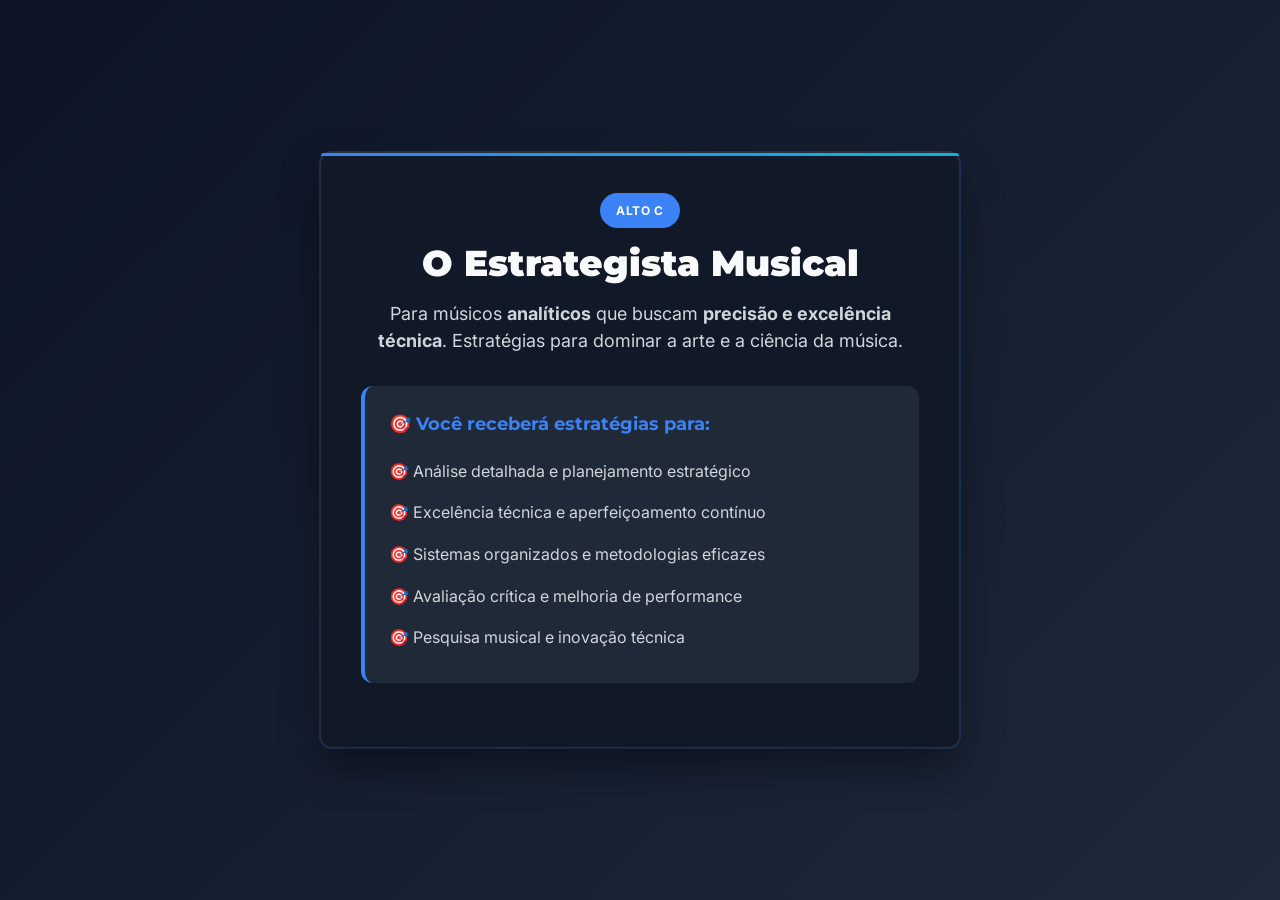
<file: forms/alto-c-estrategista.html>
<!DOCTYPE html>
<html lang="pt-BR">
<head>
<meta charset="UTF-8">
<meta name="viewport" content="width=device-width, initial-scale=1.0">
<title>ALTO C — O Estrategista Musical</title>
<meta name="description" content="Para músicos analíticos que buscam precisão e excelência técnica. Receba estratégias para dominar a arte e a ciência da música.">

<!-- SEO — Canonical & Indexação -->
<link rel="canonical" href="https://quiz-maestro-palco.rota50ia.com/alto-c">
<meta name="robots" content="index, follow">
<meta name="author" content="Edilson Morais">
<meta name="theme-color" content="#3B82F6">

<!-- Open Graph — Facebook, WhatsApp, LinkedIn -->
<meta property="og:type" content="website">
<meta property="og:url" content="https://quiz-maestro-palco.rota50ia.com/alto-c">
<meta property="og:title" content="ALTO C — O Estrategista Musical">
<meta property="og:description" content="Para músicos analíticos que buscam precisão e excelência técnica. Receba estratégias para dominar a arte e a ciência da música.">
<meta property="og:image" content="https://quiz-maestro-palco.rota50ia.com/og-alto-c.jpg">
<meta property="og:locale" content="pt_BR">
<meta property="og:site_name" content="MAESTRO PALCO">

<link rel="preconnect" href="https://fonts.googleapis.com">
<link rel="preconnect" href="https://fonts.gstatic.com" crossorigin>
<link href="https://fonts.googleapis.com/css2?family=Inter:wght@400;500;600;700&family=Montserrat:wght@400;500;700;900&display=swap" rel="stylesheet">

<!-- Meta Pixel Code -->
<script>
!function(f,b,e,v,n,t,s)
{if(f.fbq)return;n=f.fbq=function(){n.callMethod?
n.callMethod.apply(n,arguments):n.queue.push(arguments)};
if(!f._fbq)f._fbq=n;n.push=n;n.loaded=!0;n.version='2.0';
n.queue=[];t=b.createElement(e);t.async=!0;
t.src=v;s=b.getElementsByTagName(e)[0];
s.parentNode.insertBefore(t,s)}(window, document,'script',
'https://connect.facebook.net/en_US/fbevents.js');
fbq('init', '294131638634570');
fbq('track', 'PageView');

// Evento específico ALTO C
fbq('track', 'ViewContent', {
  content_name: 'ALTO C - Estrategista Musical',
  personality_type: 'C',
  neurotransmitter: 'dopamine_competence',
  value: 30.00,
  currency: 'BRL'
});
</script>
<noscript><img height="1" width="1" style="display:none"
src="https://www.facebook.com/tr?id=294131638634570&ev=PageView&noscript=1"
/></noscript>
<!-- End Meta Pixel Code -->

<!-- Google Analytics -->
<script async src="https://www.googletagmanager.com/gtag/js?id=G-SXXB0S0NPL"></script>
<script>
window.dataLayer = window.dataLayer || [];
function gtag(){dataLayer.push(arguments);}
gtag("js", new Date());
gtag("config", "G-SXXB0S0NPL");

// Google Ads Conversion Tracking
gtag("config", "AW-CONVERSION_ID");

// Evento específico ALTO C
gtag("event", "page_view", {
  page_title: "MAESTRO PALCO - ALTO C Estrategista",
  personality_type: "C",
  neurotransmitter_focus: "dopamine_competence",
  content_value: 30.00
});
</script>
<!-- End Google Analytics -->

<style>
/* ===== DESIGN TOKENS ALTO C ===== */
:root {
  /* ALTO C - Azul Analítico */
  --c-primary: #3B82F6;
  --c-primary-dark: #1E40AF;
  --c-primary-light: #BFDBFE;
  --c-accent: #06B6D4;
  --c-glow: rgba(59, 130, 246, 0.25);
  
  /* Surfaces */
  --surface-card: #111827;
  --surface-elevated: #1F2937;
  --surface-overlay: rgba(0, 0, 0, 0.8);
  
  /* Text */
  --text-primary: #F9FAFB;
  --text-secondary: #D1D5DB;
  --text-muted: #9CA3AF;
  
  /* Spacing */
  --sp-1: 4px; --sp-2: 8px; --sp-3: 12px; --sp-4: 16px;
  --sp-5: 20px; --sp-6: 24px; --sp-8: 32px; --sp-10: 40px;
  --sp-12: 48px; --sp-16: 64px;
  
  /* Typography */
  --font-display: 'Montserrat', system-ui, sans-serif;
  --font-body: 'Inter', system-ui, sans-serif;
  
  /* Borders */
  --border-radius: 12px;
  --border-soft: rgba(255, 255, 255, 0.1);
}

/* ===== BASE ===== */
*, *::before, *::after { 
  box-sizing: border-box; 
  margin: 0; 
  padding: 0; 
}

body {
  font-family: var(--font-body);
  background: linear-gradient(135deg, #0C1426 0%, #1E293B 100%);
  color: var(--text-primary);
  line-height: 1.6;
  min-height: 100vh;
  display: flex;
  align-items: center;
  justify-content: center;
  padding: var(--sp-6);
}

/* ===== FORM CONTAINER ===== */
.form-container {
  background: var(--surface-card);
  border: 1px solid var(--border-soft);
  border-radius: var(--border-radius);
  padding: var(--sp-10);
  max-width: 640px;
  width: 100%;
  box-shadow: 
    0 20px 40px rgba(0, 0, 0, 0.4),
    0 0 0 1px var(--c-glow);
  position: relative;
}

.form-container::before {
  content: "";
  position: absolute;
  top: 0;
  left: 0;
  right: 0;
  height: 3px;
  background: linear-gradient(90deg, var(--c-primary), var(--c-accent));
  border-radius: var(--border-radius) var(--border-radius) 0 0;
}

/* ===== HEADER ===== */
.form-header {
  text-align: center;
  margin-bottom: var(--sp-8);
}

.personality-badge {
  display: inline-block;
  background: var(--c-primary);
  color: white;
  padding: var(--sp-2) var(--sp-4);
  border-radius: 20px;
  font-size: 12px;
  font-weight: 700;
  letter-spacing: 0.05em;
  text-transform: uppercase;
  margin-bottom: var(--sp-4);
}

.form-title {
  font-family: var(--font-display);
  font-size: clamp(28px, 5vw, 36px);
  font-weight: 900;
  color: var(--text-primary);
  margin-bottom: var(--sp-4);
  line-height: 1.1;
}

.form-subtitle {
  font-size: 18px;
  color: var(--text-secondary);
  line-height: 1.5;
}

/* ===== FORM STYLES ===== */
.embedded-form {
  margin-top: var(--sp-6);
}

/* Override ActiveCampaign styles */
#_form_9_ {
  background: transparent !important;
  border: none !important;
  padding: 0 !important;
  margin: 0 !important;
  box-shadow: none !important;
  border-radius: 0 !important;
  font-family: var(--font-body) !important;
}

#_form_9_ ._form-content {
  background: transparent !important;
}

#_form_9_ ._form-title {
  display: none !important;
}

#_form_9_ ._form_element ._form-label {
  color: var(--text-secondary) !important;
  font-weight: 600 !important;
  font-size: 14px !important;
  margin-bottom: var(--sp-2) !important;
  font-family: var(--font-body) !important;
}

#_form_9_ input[type="text"],
#_form_9_ input[type="email"],
#_form_9_ input[type="tel"],
#_form_9_ textarea {
  background: var(--surface-elevated) !important;
  border: 1px solid var(--border-soft) !important;
  border-radius: var(--border-radius) !important;
  color: var(--text-primary) !important;
  padding: var(--sp-4) !important;
  font-size: 16px !important;
  font-family: var(--font-body) !important;
  width: 100% !important;
  transition: all 0.2s ease !important;
}

#_form_9_ input[type="text"]:focus,
#_form_9_ input[type="email"]:focus,
#_form_9_ input[type="tel"]:focus,
#_form_9_ textarea:focus {
  outline: none !important;
  border-color: var(--c-primary) !important;
  box-shadow: 0 0 0 3px var(--c-glow) !important;
}

#_form_9_ input::placeholder {
  color: var(--text-muted) !important;
}

#_form_9_ ._submit {
  background: linear-gradient(135deg, var(--c-primary), var(--c-primary-dark)) !important;
  border: none !important;
  border-radius: var(--border-radius) !important;
  color: white !important;
  padding: var(--sp-4) var(--sp-8) !important;
  font-size: 16px !important;
  font-weight: 700 !important;
  font-family: var(--font-display) !important;
  text-transform: uppercase !important;
  letter-spacing: 0.05em !important;
  cursor: pointer !important;
  transition: all 0.3s ease !important;
  width: 100% !important;
  margin-top: var(--sp-4) !important;
  box-shadow: 0 4px 20px var(--c-glow) !important;
}

#_form_9_ ._submit:hover {
  transform: translateY(-2px) !important;
  box-shadow: 0 8px 30px var(--c-glow) !important;
  background: linear-gradient(135deg, var(--c-primary-dark), var(--c-primary)) !important;
}

#_form_9_ .sms_consent_checkbox {
  margin: var(--sp-4) 0 !important;
  padding: var(--sp-4) !important;
  background: var(--surface-elevated) !important;
  border-radius: var(--border-radius) !important;
  border: 1px solid var(--border-soft) !important;
}

#_form_9_ .sms_consent_message {
  color: var(--text-muted) !important;
  font-size: 13px !important;
  line-height: 1.4 !important;
}

#_form_9_ ._form-branding {
  opacity: 0.5 !important;
  margin-top: var(--sp-6) !important;
  text-align: center !important;
}

/* ===== FIX TELEFONE INTERNACIONAL - VERSÃO CORRIGIDA ===== */
#_form_9_ .iti {
  width: 100% !important;
  display: block !important;
  position: relative !important;
}

#_form_9_ .iti input[type="tel"] {
  width: 100% !important;
  padding: var(--sp-4) !important;
  padding-left: 70px !important;
  background: var(--surface-elevated) !important;
  border: 1px solid var(--border-soft) !important;
  border-radius: var(--border-radius) !important;
  color: var(--text-primary) !important;
  font-size: 16px !important;
  font-family: var(--font-body) !important;
  box-sizing: border-box !important;
  line-height: normal !important;
  height: auto !important;
}

#_form_9_ .iti input[type="tel"]:focus {
  outline: none !important;
  border-color: var(--c-primary) !important;
  box-shadow: 0 0 0 3px var(--c-glow) !important;
}

#_form_9_ .iti__flag-container {
  position: absolute !important;
  top: 0 !important;
  bottom: 0 !important;
  left: 0 !important;
  width: 60px !important;
  z-index: 2 !important;
}

#_form_9_ .iti__selected-flag {
  width: 100% !important;
  height: 100% !important;
  background: var(--surface-elevated) !important;
  border: 1px solid var(--border-soft) !important;
  border-radius: var(--border-radius) 0 0 var(--border-radius) !important;
  border-right: 1px solid var(--border-soft) !important;
  display: flex !important;
  align-items: center !important;
  justify-content: center !important;
  cursor: pointer !important;
}

#_form_9_ .iti--allow-dropdown .iti__selected-flag:hover {
  background: rgba(255, 255, 255, 0.05) !important;
}

#_form_9_ .iti__arrow {
  border-top-color: var(--text-secondary) !important;
  margin-left: 4px !important;
}

#_form_9_ .iti--separate-dial-code .iti__selected-dial-code {
  color: var(--text-secondary) !important;
  font-size: 12px !important;
}

#_form_9_ .iti__country-list {
  background: var(--surface-card) !important;
  border: 1px solid var(--border-soft) !important;
  border-radius: var(--border-radius) !important;
  box-shadow: 0 8px 32px rgba(0, 0, 0, 0.6) !important;
  z-index: 9999 !important;
  max-height: 200px !important;
  overflow-y: auto !important;
}

#_form_9_ .iti__country {
  background: transparent !important;
  color: var(--text-primary) !important;
  padding: 8px 12px !important;
  border-bottom: 1px solid rgba(255, 255, 255, 0.05) !important;
}

#_form_9_ .iti__country:hover,
#_form_9_ .iti__country:focus {
  background: var(--surface-elevated) !important;
}

#_form_9_ .iti__country-name {
  color: var(--text-primary) !important;
}

#_form_9_ .iti__dial-code {
  color: var(--text-secondary) !important;
}

/* ===== CARACTERÍSTICAS C ===== */
.c-features {
  background: var(--surface-elevated);
  border-radius: var(--border-radius);
  padding: var(--sp-6);
  margin-bottom: var(--sp-6);
  border-left: 4px solid var(--c-primary);
}

.c-features h3 {
  color: var(--c-primary);
  font-family: var(--font-display);
  font-weight: 700;
  margin-bottom: var(--sp-3);
  font-size: 18px;
}

.c-features ul {
  list-style: none;
  padding: 0;
}

.c-features li {
  padding: var(--sp-2) 0;
  color: var(--text-secondary);
  position: relative;
  padding-left: var(--sp-6);
}

.c-features li::before {
  content: "🎯";
  position: absolute;
  left: 0;
  color: var(--c-primary);
  font-weight: bold;
}

/* ===== RESPONSIVE ===== */
@media (max-width: 640px) {
  .form-container {
    padding: var(--sp-6);
    margin: var(--sp-4);
  }
  
  .form-title {
    font-size: 24px;
  }
  
  .form-subtitle {
    font-size: 16px;
  }
}
</style>
</head>

<body>
<div class="form-container">
  <div class="form-header">
    <div class="personality-badge">ALTO C</div>
    <h1 class="form-title">O Estrategista Musical</h1>
    <p class="form-subtitle">
      Para músicos <strong>analíticos</strong> que buscam <strong>precisão e excelência técnica</strong>. 
      Estratégias para dominar a arte e a ciência da música.
    </p>
  </div>

  <div class="c-features">
    <h3>🎯 Você receberá estratégias para:</h3>
    <ul>
      <li>Análise detalhada e planejamento estratégico</li>
      <li>Excelência técnica e aperfeiçoamento contínuo</li>
      <li>Sistemas organizados e metodologias eficazes</li>
      <li>Avaliação crítica e melhoria de performance</li>
      <li>Pesquisa musical e inovação técnica</li>
    </ul>
  </div>

  <div class="embedded-form">
    <div class="_form_9"></div>
    <script src="https://edilsomdil79386.activehosted.com/f/embed.php?id=9" charset="utf-8"></script>
  </div>
</div>

<script>
// Tracking específico para ALTO C
document.addEventListener('DOMContentLoaded', function() {
  // Track form interactions
  const form = document.querySelector('#_form_9_');
  if (form) {
    form.addEventListener('submit', function() {
      fbq('track', 'Lead', {
        content_name: 'ALTO C Estrategista Lead',
        personality_type: 'C'
      });
      
      gtag('event', 'generate_lead', {
        event_category: 'Form',
        event_label: 'ALTO C',
        personality_type: 'C'
      });
      
      // Redirecionamento para eBook após submit (delay para garantir envio)
      setTimeout(function() {
        window.location.href = '../ebooks/estrategista.html';
      }, 1500);
    });
  }
});
</script>
</body>
</html>
</file>
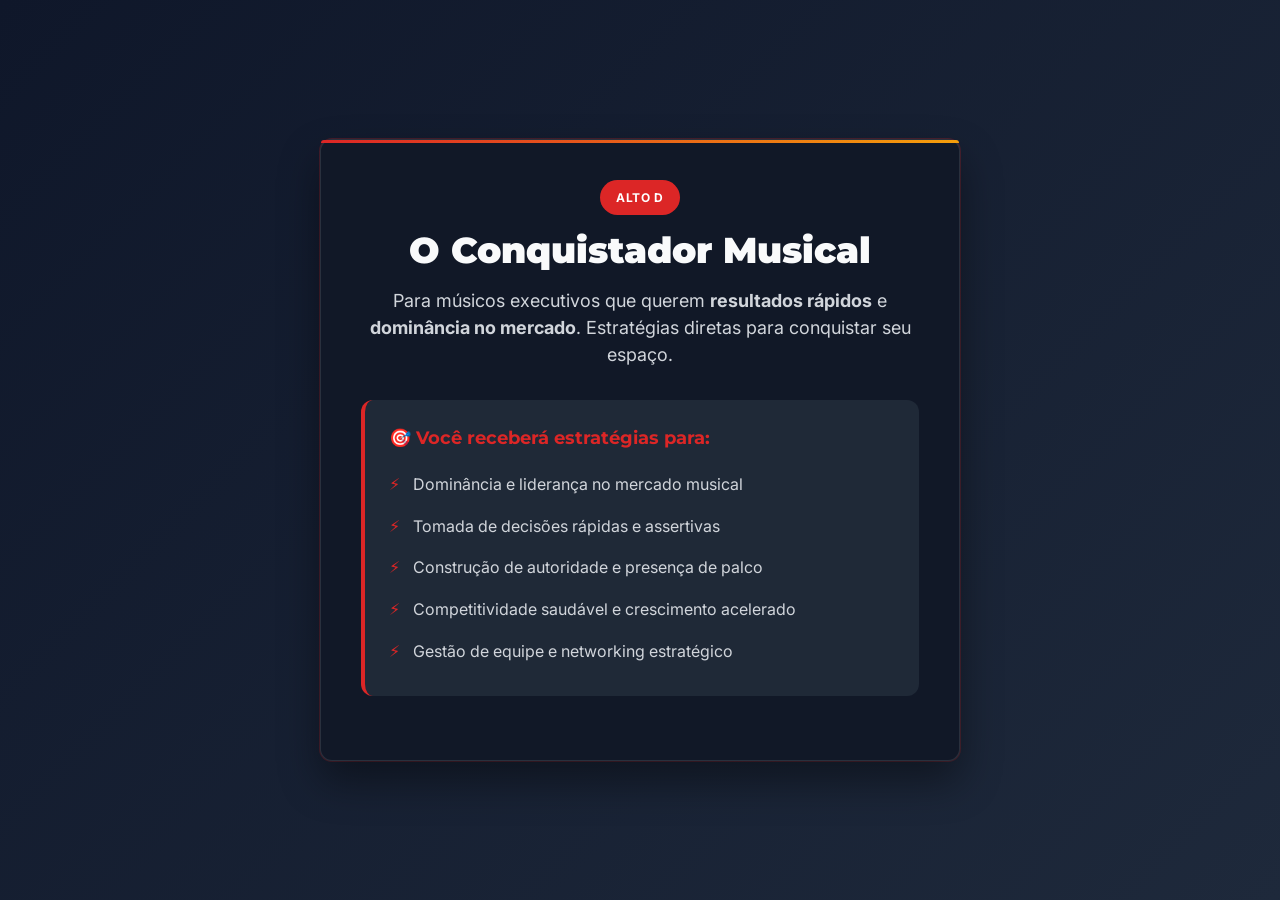
<file: forms/alto-d-conquistador.html>
<!DOCTYPE html>
<html lang="pt-BR">
<head>
<meta charset="UTF-8">
<meta name="viewport" content="width=device-width, initial-scale=1.0">
<title>ALTO D — O Conquistador Musical</title>
<meta name="description" content="Para músicos executivos que querem resultados rápidos e dominância no mercado. Receba estratégias diretas para conquistar seu espaço.">

<!-- SEO — Canonical & Indexação -->
<link rel="canonical" href="https://quiz-maestro-palco.rota50ia.com/alto-d">
<meta name="robots" content="index, follow">
<meta name="author" content="Edilson Morais">
<meta name="theme-color" content="#DC2626">

<!-- Open Graph — Facebook, WhatsApp, LinkedIn -->
<meta property="og:type" content="website">
<meta property="og:url" content="https://quiz-maestro-palco.rota50ia.com/alto-d">
<meta property="og:title" content="ALTO D — O Conquistador Musical">
<meta property="og:description" content="Para músicos executivos que querem resultados rápidos e dominância no mercado. Receba estratégias diretas para conquistar seu espaço.">
<meta property="og:image" content="https://quiz-maestro-palco.rota50ia.com/og-alto-d.jpg">
<meta property="og:locale" content="pt_BR">
<meta property="og:site_name" content="MAESTRO PALCO">

<link rel="preconnect" href="https://fonts.googleapis.com">
<link rel="preconnect" href="https://fonts.gstatic.com" crossorigin>
<link href="https://fonts.googleapis.com/css2?family=Inter:wght@400;500;600;700&family=Montserrat:wght@400;500;700;900&display=swap" rel="stylesheet">

<!-- Meta Pixel Code -->
<script>
!function(f,b,e,v,n,t,s)
{if(f.fbq)return;n=f.fbq=function(){n.callMethod?
n.callMethod.apply(n,arguments):n.queue.push(arguments)};
if(!f._fbq)f._fbq=n;n.push=n;n.loaded=!0;n.version='2.0';
n.queue=[];t=b.createElement(e);t.async=!0;
t.src=v;s=b.getElementsByTagName(e)[0];
s.parentNode.insertBefore(t,s)}(window, document,'script',
'https://connect.facebook.net/en_US/fbevents.js');
fbq('init', '294131638634570');
fbq('track', 'PageView');

// Evento específico ALTO D
fbq('track', 'ViewContent', {
  content_name: 'ALTO D - Conquistador Musical',
  personality_type: 'D',
  neurotransmitter: 'adrenaline_testosterone',
  value: 25.00,
  currency: 'BRL'
});
</script>
<noscript><img height="1" width="1" style="display:none"
src="https://www.facebook.com/tr?id=294131638634570&ev=PageView&noscript=1"
/></noscript>
<!-- End Meta Pixel Code -->

<!-- Google Analytics -->
<script async src="https://www.googletagmanager.com/gtag/js?id=G-SXXB0S0NPL"></script>
<script>
window.dataLayer = window.dataLayer || [];
function gtag(){dataLayer.push(arguments);}
gtag("js", new Date());
gtag("config", "G-SXXB0S0NPL");

// Google Ads Conversion Tracking
gtag("config", "AW-CONVERSION_ID");

// Evento específico ALTO D
gtag("event", "page_view", {
  page_title: "MAESTRO PALCO - ALTO D Conquistador",
  personality_type: "D",
  neurotransmitter_focus: "adrenaline_testosterone",
  content_value: 25.00
});
</script>
<!-- End Google Analytics -->

<style>
/* ===== DESIGN TOKENS ALTO D ===== */
:root {
  /* ALTO D - Vermelho Executivo */
  --d-primary: #DC2626;
  --d-primary-dark: #B91C1C;
  --d-primary-light: #FCA5A5;
  --d-accent: #F59E0B;
  --d-glow: rgba(220, 38, 38, 0.25);
  
  /* Surfaces */
  --surface-card: #111827;
  --surface-elevated: #1F2937;
  --surface-overlay: rgba(0, 0, 0, 0.8);
  
  /* Text */
  --text-primary: #F9FAFB;
  --text-secondary: #D1D5DB;
  --text-muted: #9CA3AF;
  
  /* Spacing */
  --sp-1: 4px; --sp-2: 8px; --sp-3: 12px; --sp-4: 16px;
  --sp-5: 20px; --sp-6: 24px; --sp-8: 32px; --sp-10: 40px;
  --sp-12: 48px; --sp-16: 64px;
  
  /* Typography */
  --font-display: 'Montserrat', system-ui, sans-serif;
  --font-body: 'Inter', system-ui, sans-serif;
  
  /* Borders */
  --border-radius: 12px;
  --border-soft: rgba(255, 255, 255, 0.1);
}

/* ===== BASE ===== */
*, *::before, *::after { 
  box-sizing: border-box; 
  margin: 0; 
  padding: 0; 
}

body {
  font-family: var(--font-body);
  background: linear-gradient(135deg, #0F172A 0%, #1E293B 100%);
  color: var(--text-primary);
  line-height: 1.6;
  min-height: 100vh;
  display: flex;
  align-items: center;
  justify-content: center;
  padding: var(--sp-6);
}

/* ===== FORM CONTAINER ===== */
.form-container {
  background: var(--surface-card);
  border: 1px solid var(--border-soft);
  border-radius: var(--border-radius);
  padding: var(--sp-10);
  max-width: 640px;
  width: 100%;
  box-shadow: 
    0 20px 40px rgba(0, 0, 0, 0.4),
    0 0 0 1px var(--d-glow);
  position: relative;
}

.form-container::before {
  content: "";
  position: absolute;
  top: 0;
  left: 0;
  right: 0;
  height: 3px;
  background: linear-gradient(90deg, var(--d-primary), var(--d-accent));
  border-radius: var(--border-radius) var(--border-radius) 0 0;
}

/* ===== HEADER ===== */
.form-header {
  text-align: center;
  margin-bottom: var(--sp-8);
}

.personality-badge {
  display: inline-block;
  background: var(--d-primary);
  color: white;
  padding: var(--sp-2) var(--sp-4);
  border-radius: 20px;
  font-size: 12px;
  font-weight: 700;
  letter-spacing: 0.05em;
  text-transform: uppercase;
  margin-bottom: var(--sp-4);
}

.form-title {
  font-family: var(--font-display);
  font-size: clamp(28px, 5vw, 36px);
  font-weight: 900;
  color: var(--text-primary);
  margin-bottom: var(--sp-4);
  line-height: 1.1;
}

.form-subtitle {
  font-size: 18px;
  color: var(--text-secondary);
  line-height: 1.5;
}

/* ===== FORM STYLES ===== */
.embedded-form {
  margin-top: var(--sp-6);
}

/* Override ActiveCampaign styles */
#_form_3_ {
  background: transparent !important;
  border: none !important;
  padding: 0 !important;
  margin: 0 !important;
  box-shadow: none !important;
  border-radius: 0 !important;
  font-family: var(--font-body) !important;
}

#_form_3_ ._form-content {
  background: transparent !important;
}

#_form_3_ ._form-title {
  display: none !important;
}

#_form_3_ ._form_element ._form-label {
  color: var(--text-secondary) !important;
  font-weight: 600 !important;
  font-size: 14px !important;
  margin-bottom: var(--sp-2) !important;
  font-family: var(--font-body) !important;
}

#_form_3_ input[type="text"],
#_form_3_ input[type="email"],
#_form_3_ input[type="tel"],
#_form_3_ textarea {
  background: var(--surface-elevated) !important;
  border: 1px solid var(--border-soft) !important;
  border-radius: var(--border-radius) !important;
  color: var(--text-primary) !important;
  padding: var(--sp-4) !important;
  font-size: 16px !important;
  font-family: var(--font-body) !important;
  width: 100% !important;
  transition: all 0.2s ease !important;
}

#_form_3_ input[type="text"]:focus,
#_form_3_ input[type="email"]:focus,
#_form_3_ input[type="tel"]:focus,
#_form_3_ textarea:focus {
  outline: none !important;
  border-color: var(--d-primary) !important;
  box-shadow: 0 0 0 3px var(--d-glow) !important;
}

#_form_3_ input::placeholder {
  color: var(--text-muted) !important;
}

#_form_3_ ._submit {
  background: linear-gradient(135deg, var(--d-primary), var(--d-primary-dark)) !important;
  border: none !important;
  border-radius: var(--border-radius) !important;
  color: white !important;
  padding: var(--sp-4) var(--sp-8) !important;
  font-size: 16px !important;
  font-weight: 700 !important;
  font-family: var(--font-display) !important;
  text-transform: uppercase !important;
  letter-spacing: 0.05em !important;
  cursor: pointer !important;
  transition: all 0.3s ease !important;
  width: 100% !important;
  margin-top: var(--sp-4) !important;
  box-shadow: 0 4px 20px var(--d-glow) !important;
}

#_form_3_ ._submit:hover {
  transform: translateY(-2px) !important;
  box-shadow: 0 8px 30px var(--d-glow) !important;
  background: linear-gradient(135deg, var(--d-primary-dark), var(--d-primary)) !important;
}

#_form_3_ .sms_consent_checkbox {
  margin: var(--sp-4) 0 !important;
  padding: var(--sp-4) !important;
  background: var(--surface-elevated) !important;
  border-radius: var(--border-radius) !important;
  border: 1px solid var(--border-soft) !important;
}

#_form_3_ .sms_consent_message {
  color: var(--text-muted) !important;
  font-size: 13px !important;
  line-height: 1.4 !important;
}

#_form_3_ ._form-branding {
  opacity: 0.5 !important;
  margin-top: var(--sp-6) !important;
  text-align: center !important;
}

/* ===== FIX TELEFONE INTERNACIONAL - VERSÃO CORRIGIDA ===== */
#_form_3_ .iti {
  width: 100% !important;
  display: block !important;
  position: relative !important;
}

#_form_3_ .iti input[type="tel"] {
  width: 100% !important;
  padding: var(--sp-4) !important;
  padding-left: 70px !important;
  background: var(--surface-elevated) !important;
  border: 1px solid var(--border-soft) !important;
  border-radius: var(--border-radius) !important;
  color: var(--text-primary) !important;
  font-size: 16px !important;
  font-family: var(--font-body) !important;
  box-sizing: border-box !important;
  line-height: normal !important;
  height: auto !important;
}

#_form_3_ .iti input[type="tel"]:focus {
  outline: none !important;
  border-color: var(--d-primary) !important;
  box-shadow: 0 0 0 3px var(--d-glow) !important;
}

#_form_3_ .iti__flag-container {
  position: absolute !important;
  top: 0 !important;
  bottom: 0 !important;
  left: 0 !important;
  width: 60px !important;
  z-index: 2 !important;
}

#_form_3_ .iti__selected-flag {
  width: 100% !important;
  height: 100% !important;
  background: var(--surface-elevated) !important;
  border: 1px solid var(--border-soft) !important;
  border-radius: var(--border-radius) 0 0 var(--border-radius) !important;
  border-right: 1px solid var(--border-soft) !important;
  display: flex !important;
  align-items: center !important;
  justify-content: center !important;
  cursor: pointer !important;
}

#_form_3_ .iti--allow-dropdown .iti__selected-flag:hover {
  background: rgba(255, 255, 255, 0.05) !important;
}

#_form_3_ .iti__arrow {
  border-top-color: var(--text-secondary) !important;
  margin-left: 4px !important;
}

#_form_3_ .iti--separate-dial-code .iti__selected-dial-code {
  color: var(--text-secondary) !important;
  font-size: 12px !important;
}

#_form_3_ .iti__country-list {
  background: var(--surface-card) !important;
  border: 1px solid var(--border-soft) !important;
  border-radius: var(--border-radius) !important;
  box-shadow: 0 8px 32px rgba(0, 0, 0, 0.6) !important;
  z-index: 9999 !important;
  max-height: 200px !important;
  overflow-y: auto !important;
}

#_form_3_ .iti__country {
  background: transparent !important;
  color: var(--text-primary) !important;
  padding: 8px 12px !important;
  border-bottom: 1px solid rgba(255, 255, 255, 0.05) !important;
}

#_form_3_ .iti__country:hover,
#_form_3_ .iti__country:focus {
  background: var(--surface-elevated) !important;
}

#_form_3_ .iti__country-name {
  color: var(--text-primary) !important;
}

#_form_3_ .iti__dial-code {
  color: var(--text-secondary) !important;
}

/* ===== CARACTERÍSTICAS D ===== */
.d-features {
  background: var(--surface-elevated);
  border-radius: var(--border-radius);
  padding: var(--sp-6);
  margin-bottom: var(--sp-6);
  border-left: 4px solid var(--d-primary);
}

.d-features h3 {
  color: var(--d-primary);
  font-family: var(--font-display);
  font-weight: 700;
  margin-bottom: var(--sp-3);
  font-size: 18px;
}

.d-features ul {
  list-style: none;
  padding: 0;
}

.d-features li {
  padding: var(--sp-2) 0;
  color: var(--text-secondary);
  position: relative;
  padding-left: var(--sp-6);
}

.d-features li::before {
  content: "⚡";
  position: absolute;
  left: 0;
  color: var(--d-primary);
  font-weight: bold;
}

/* ===== RESPONSIVE ===== */
@media (max-width: 640px) {
  .form-container {
    padding: var(--sp-6);
    margin: var(--sp-4);
  }
  
  .form-title {
    font-size: 24px;
  }
  
  .form-subtitle {
    font-size: 16px;
  }
}
</style>
</head>

<body>
<div class="form-container">
  <div class="form-header">
    <div class="personality-badge">ALTO D</div>
    <h1 class="form-title">O Conquistador Musical</h1>
    <p class="form-subtitle">
      Para músicos executivos que querem <strong>resultados rápidos</strong> 
      e <strong>dominância no mercado</strong>. Estratégias diretas para conquistar seu espaço.
    </p>
  </div>

  <div class="d-features">
    <h3>🎯 Você receberá estratégias para:</h3>
    <ul>
      <li>Dominância e liderança no mercado musical</li>
      <li>Tomada de decisões rápidas e assertivas</li>
      <li>Construção de autoridade e presença de palco</li>
      <li>Competitividade saudável e crescimento acelerado</li>
      <li>Gestão de equipe e networking estratégico</li>
    </ul>
  </div>

  <div class="embedded-form">
    <div class="_form_3"></div>
    <script src="https://edilsomdil79386.activehosted.com/f/embed.php?id=3" charset="utf-8"></script>
  </div>
</div>

<script>
// Tracking específico para ALTO D
document.addEventListener('DOMContentLoaded', function() {
  // Track form interactions
  const form = document.querySelector('#_form_3_');
  if (form) {
    form.addEventListener('submit', function() {
      fbq('track', 'Lead', {
        content_name: 'ALTO D Conquistador Lead',
        personality_type: 'D'
      });
      
      gtag('event', 'generate_lead', {
        event_category: 'Form',
        event_label: 'ALTO D',
        personality_type: 'D'
      });
      
      // Redirecionamento para eBook após submit (delay para garantir envio)
      setTimeout(function() {
        window.location.href = '../ebooks/conquistador.html';
      }, 1500);
    });
  }
});
</script>
</body>
</html>
</file>
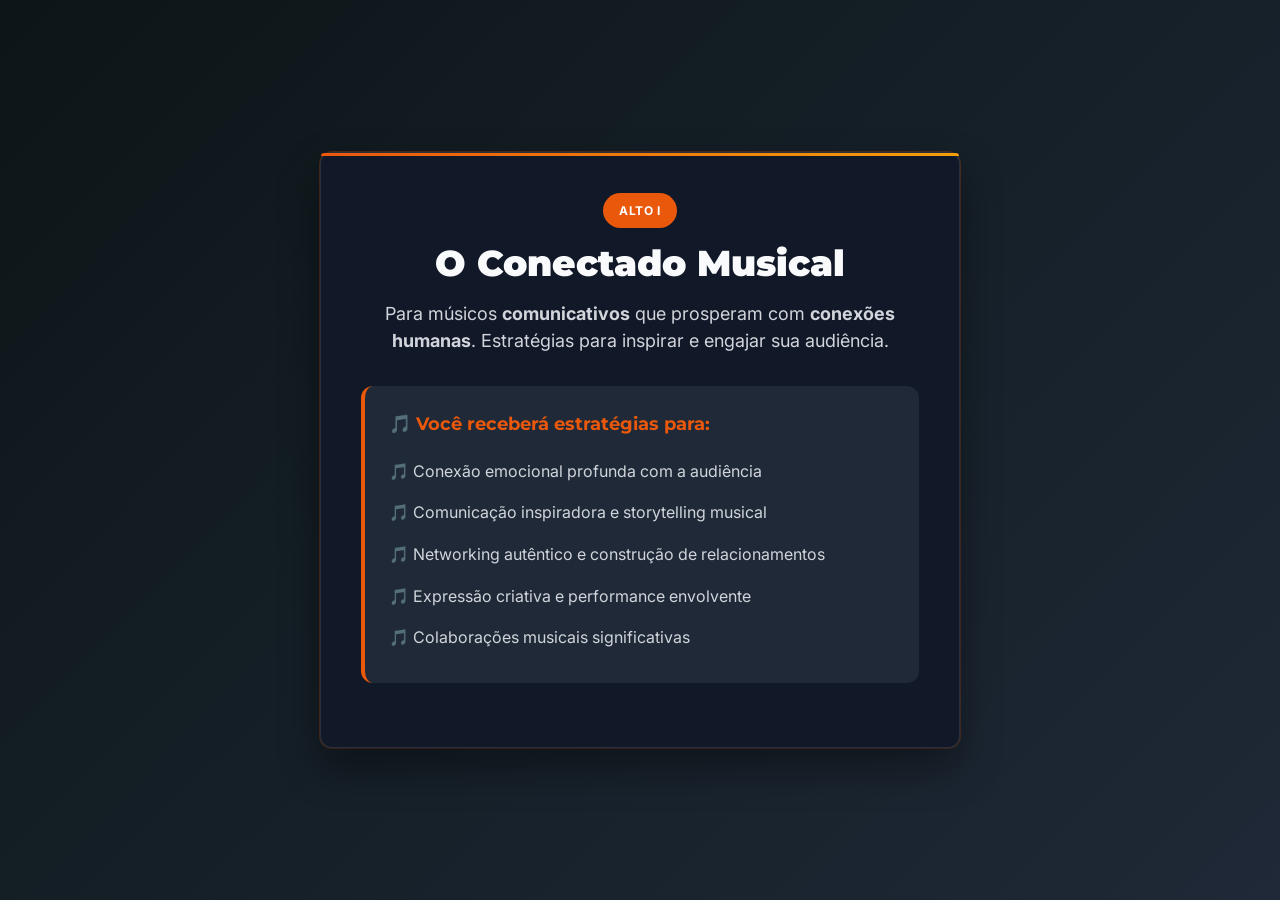
<file: forms/alto-i-conectado.html>
<!DOCTYPE html>
<html lang="pt-BR">
<head>
<meta charset="UTF-8">
<meta name="viewport" content="width=device-width, initial-scale=1.0">
<title>ALTO I — O Conectado Musical</title>
<meta name="description" content="Para músicos comunicativos que prosperam com conexões humanas. Receba estratégias para inspirar e engajar sua audiência.">

<!-- SEO — Canonical & Indexação -->
<link rel="canonical" href="https://quiz-maestro-palco.rota50ia.com/alto-i">
<meta name="robots" content="index, follow">
<meta name="author" content="Edilson Morais">
<meta name="theme-color" content="#EA580C">

<!-- Open Graph — Facebook, WhatsApp, LinkedIn -->
<meta property="og:type" content="website">
<meta property="og:url" content="https://quiz-maestro-palco.rota50ia.com/alto-i">
<meta property="og:title" content="ALTO I — O Conectado Musical">
<meta property="og:description" content="Para músicos comunicativos que prosperam com conexões humanas. Receba estratégias para inspirar e engajar sua audiência.">
<meta property="og:image" content="https://quiz-maestro-palco.rota50ia.com/og-alto-i.jpg">
<meta property="og:locale" content="pt_BR">
<meta property="og:site_name" content="MAESTRO PALCO">

<link rel="preconnect" href="https://fonts.googleapis.com">
<link rel="preconnect" href="https://fonts.gstatic.com" crossorigin>
<link href="https://fonts.googleapis.com/css2?family=Inter:wght@400;500;600;700&family=Montserrat:wght@400;500;700;900&display=swap" rel="stylesheet">

<!-- Meta Pixel Code -->
<script>
!function(f,b,e,v,n,t,s)
{if(f.fbq)return;n=f.fbq=function(){n.callMethod?
n.callMethod.apply(n,arguments):n.queue.push(arguments)};
if(!f._fbq)f._fbq=n;n.push=n;n.loaded=!0;n.version='2.0';
n.queue=[];t=b.createElement(e);t.async=!0;
t.src=v;s=b.getElementsByTagName(e)[0];
s.parentNode.insertBefore(t,s)}(window, document,'script',
'https://connect.facebook.net/en_US/fbevents.js');
fbq('init', '294131638634570');
fbq('track', 'PageView');

// Evento específico ALTO I
fbq('track', 'ViewContent', {
  content_name: 'ALTO I - Conectado Musical',
  personality_type: 'I',
  neurotransmitter: 'dopamine_oxytocin',
  value: 22.00,
  currency: 'BRL'
});
</script>
<noscript><img height="1" width="1" style="display:none"
src="https://www.facebook.com/tr?id=294131638634570&ev=PageView&noscript=1"
/></noscript>
<!-- End Meta Pixel Code -->

<!-- Google Analytics -->
<script async src="https://www.googletagmanager.com/gtag/js?id=G-SXXB0S0NPL"></script>
<script>
window.dataLayer = window.dataLayer || [];
function gtag(){dataLayer.push(arguments);}
gtag("js", new Date());
gtag("config", "G-SXXB0S0NPL");

// Google Ads Conversion Tracking
gtag("config", "AW-CONVERSION_ID");

// Evento específico ALTO I
gtag("event", "page_view", {
  page_title: "MAESTRO PALCO - ALTO I Conectado",
  personality_type: "I",
  neurotransmitter_focus: "dopamine_oxytocin",
  content_value: 22.00
});
</script>
<!-- End Google Analytics -->

<style>
/* ===== DESIGN TOKENS ALTO I ===== */
:root {
  /* ALTO I - Laranja Inspirador */
  --i-primary: #EA580C;
  --i-primary-dark: #C2410C;
  --i-primary-light: #FED7AA;
  --i-accent: #F59E0B;
  --i-glow: rgba(234, 88, 12, 0.25);
  
  /* Surfaces */
  --surface-card: #111827;
  --surface-elevated: #1F2937;
  --surface-overlay: rgba(0, 0, 0, 0.8);
  
  /* Text */
  --text-primary: #F9FAFB;
  --text-secondary: #D1D5DB;
  --text-muted: #9CA3AF;
  
  /* Spacing */
  --sp-1: 4px; --sp-2: 8px; --sp-3: 12px; --sp-4: 16px;
  --sp-5: 20px; --sp-6: 24px; --sp-8: 32px; --sp-10: 40px;
  --sp-12: 48px; --sp-16: 64px;
  
  /* Typography */
  --font-display: 'Montserrat', system-ui, sans-serif;
  --font-body: 'Inter', system-ui, sans-serif;
  
  /* Borders */
  --border-radius: 12px;
  --border-soft: rgba(255, 255, 255, 0.1);
}

/* ===== BASE ===== */
*, *::before, *::after { 
  box-sizing: border-box; 
  margin: 0; 
  padding: 0; 
}

body {
  font-family: var(--font-body);
  background: linear-gradient(135deg, #0C1618 0%, #1F2937 100%);
  color: var(--text-primary);
  line-height: 1.6;
  min-height: 100vh;
  display: flex;
  align-items: center;
  justify-content: center;
  padding: var(--sp-6);
}

/* ===== FORM CONTAINER ===== */
.form-container {
  background: var(--surface-card);
  border: 1px solid var(--border-soft);
  border-radius: var(--border-radius);
  padding: var(--sp-10);
  max-width: 640px;
  width: 100%;
  box-shadow: 
    0 20px 40px rgba(0, 0, 0, 0.4),
    0 0 0 1px var(--i-glow);
  position: relative;
}

.form-container::before {
  content: "";
  position: absolute;
  top: 0;
  left: 0;
  right: 0;
  height: 3px;
  background: linear-gradient(90deg, var(--i-primary), var(--i-accent));
  border-radius: var(--border-radius) var(--border-radius) 0 0;
}

/* ===== HEADER ===== */
.form-header {
  text-align: center;
  margin-bottom: var(--sp-8);
}

.personality-badge {
  display: inline-block;
  background: var(--i-primary);
  color: white;
  padding: var(--sp-2) var(--sp-4);
  border-radius: 20px;
  font-size: 12px;
  font-weight: 700;
  letter-spacing: 0.05em;
  text-transform: uppercase;
  margin-bottom: var(--sp-4);
}

.form-title {
  font-family: var(--font-display);
  font-size: clamp(28px, 5vw, 36px);
  font-weight: 900;
  color: var(--text-primary);
  margin-bottom: var(--sp-4);
  line-height: 1.1;
}

.form-subtitle {
  font-size: 18px;
  color: var(--text-secondary);
  line-height: 1.5;
}

/* ===== FORM STYLES ===== */
.embedded-form {
  margin-top: var(--sp-6);
}

/* Override ActiveCampaign styles */
#_form_5_ {
  background: transparent !important;
  border: none !important;
  padding: 0 !important;
  margin: 0 !important;
  box-shadow: none !important;
  border-radius: 0 !important;
  font-family: var(--font-body) !important;
}

#_form_5_ ._form-content {
  background: transparent !important;
}

#_form_5_ ._form-title {
  display: none !important;
}

#_form_5_ ._form_element ._form-label {
  color: var(--text-secondary) !important;
  font-weight: 600 !important;
  font-size: 14px !important;
  margin-bottom: var(--sp-2) !important;
  font-family: var(--font-body) !important;
}

#_form_5_ input[type="text"],
#_form_5_ input[type="email"],
#_form_5_ input[type="tel"],
#_form_5_ textarea {
  background: var(--surface-elevated) !important;
  border: 1px solid var(--border-soft) !important;
  border-radius: var(--border-radius) !important;
  color: var(--text-primary) !important;
  padding: var(--sp-4) !important;
  font-size: 16px !important;
  font-family: var(--font-body) !important;
  width: 100% !important;
  transition: all 0.2s ease !important;
}

#_form_5_ input[type="text"]:focus,
#_form_5_ input[type="email"]:focus,
#_form_5_ input[type="tel"]:focus,
#_form_5_ textarea:focus {
  outline: none !important;
  border-color: var(--i-primary) !important;
  box-shadow: 0 0 0 3px var(--i-glow) !important;
}

#_form_5_ input::placeholder {
  color: var(--text-muted) !important;
}

#_form_5_ ._submit {
  background: linear-gradient(135deg, var(--i-primary), var(--i-primary-dark)) !important;
  border: none !important;
  border-radius: var(--border-radius) !important;
  color: white !important;
  padding: var(--sp-4) var(--sp-8) !important;
  font-size: 16px !important;
  font-weight: 700 !important;
  font-family: var(--font-display) !important;
  text-transform: uppercase !important;
  letter-spacing: 0.05em !important;
  cursor: pointer !important;
  transition: all 0.3s ease !important;
  width: 100% !important;
  margin-top: var(--sp-4) !important;
  box-shadow: 0 4px 20px var(--i-glow) !important;
}

#_form_5_ ._submit:hover {
  transform: translateY(-2px) !important;
  box-shadow: 0 8px 30px var(--i-glow) !important;
  background: linear-gradient(135deg, var(--i-primary-dark), var(--i-primary)) !important;
}

#_form_5_ .sms_consent_checkbox {
  margin: var(--sp-4) 0 !important;
  padding: var(--sp-4) !important;
  background: var(--surface-elevated) !important;
  border-radius: var(--border-radius) !important;
  border: 1px solid var(--border-soft) !important;
}

#_form_5_ .sms_consent_message {
  color: var(--text-muted) !important;
  font-size: 13px !important;
  line-height: 1.4 !important;
}

#_form_5_ ._form-branding {
  opacity: 0.5 !important;
  margin-top: var(--sp-6) !important;
  text-align: center !important;
}

/* ===== FIX TELEFONE INTERNACIONAL - VERSÃO CORRIGIDA ===== */
#_form_5_ .iti {
  width: 100% !important;
  display: block !important;
  position: relative !important;
}

#_form_5_ .iti input[type="tel"] {
  width: 100% !important;
  padding: var(--sp-4) !important;
  padding-left: 70px !important;
  background: var(--surface-elevated) !important;
  border: 1px solid var(--border-soft) !important;
  border-radius: var(--border-radius) !important;
  color: var(--text-primary) !important;
  font-size: 16px !important;
  font-family: var(--font-body) !important;
  box-sizing: border-box !important;
  line-height: normal !important;
  height: auto !important;
}

#_form_5_ .iti input[type="tel"]:focus {
  outline: none !important;
  border-color: var(--i-primary) !important;
  box-shadow: 0 0 0 3px var(--i-glow) !important;
}

#_form_5_ .iti__flag-container {
  position: absolute !important;
  top: 0 !important;
  bottom: 0 !important;
  left: 0 !important;
  width: 60px !important;
  z-index: 2 !important;
}

#_form_5_ .iti__selected-flag {
  width: 100% !important;
  height: 100% !important;
  background: var(--surface-elevated) !important;
  border: 1px solid var(--border-soft) !important;
  border-radius: var(--border-radius) 0 0 var(--border-radius) !important;
  border-right: 1px solid var(--border-soft) !important;
  display: flex !important;
  align-items: center !important;
  justify-content: center !important;
  cursor: pointer !important;
}

#_form_5_ .iti--allow-dropdown .iti__selected-flag:hover {
  background: rgba(255, 255, 255, 0.05) !important;
}

#_form_5_ .iti__arrow {
  border-top-color: var(--text-secondary) !important;
  margin-left: 4px !important;
}

#_form_5_ .iti--separate-dial-code .iti__selected-dial-code {
  color: var(--text-secondary) !important;
  font-size: 12px !important;
}

#_form_5_ .iti__country-list {
  background: var(--surface-card) !important;
  border: 1px solid var(--border-soft) !important;
  border-radius: var(--border-radius) !important;
  box-shadow: 0 8px 32px rgba(0, 0, 0, 0.6) !important;
  z-index: 9999 !important;
  max-height: 200px !important;
  overflow-y: auto !important;
}

#_form_5_ .iti__country {
  background: transparent !important;
  color: var(--text-primary) !important;
  padding: 8px 12px !important;
  border-bottom: 1px solid rgba(255, 255, 255, 0.05) !important;
}

#_form_5_ .iti__country:hover,
#_form_5_ .iti__country:focus {
  background: var(--surface-elevated) !important;
}

#_form_5_ .iti__country-name {
  color: var(--text-primary) !important;
}

#_form_5_ .iti__dial-code {
  color: var(--text-secondary) !important;
}

/* ===== CARACTERÍSTICAS I ===== */
.i-features {
  background: var(--surface-elevated);
  border-radius: var(--border-radius);
  padding: var(--sp-6);
  margin-bottom: var(--sp-6);
  border-left: 4px solid var(--i-primary);
}

.i-features h3 {
  color: var(--i-primary);
  font-family: var(--font-display);
  font-weight: 700;
  margin-bottom: var(--sp-3);
  font-size: 18px;
}

.i-features ul {
  list-style: none;
  padding: 0;
}

.i-features li {
  padding: var(--sp-2) 0;
  color: var(--text-secondary);
  position: relative;
  padding-left: var(--sp-6);
}

.i-features li::before {
  content: "🎵";
  position: absolute;
  left: 0;
  color: var(--i-primary);
  font-weight: bold;
}

/* ===== RESPONSIVE ===== */
@media (max-width: 640px) {
  .form-container {
    padding: var(--sp-6);
    margin: var(--sp-4);
  }
  
  .form-title {
    font-size: 24px;
  }
  
  .form-subtitle {
    font-size: 16px;
  }
}
</style>
</head>

<body>
<div class="form-container">
  <div class="form-header">
    <div class="personality-badge">ALTO I</div>
    <h1 class="form-title">O Conectado Musical</h1>
    <p class="form-subtitle">
      Para músicos <strong>comunicativos</strong> que prosperam com <strong>conexões humanas</strong>. 
      Estratégias para inspirar e engajar sua audiência.
    </p>
  </div>

  <div class="i-features">
    <h3>🎵 Você receberá estratégias para:</h3>
    <ul>
      <li>Conexão emocional profunda com a audiência</li>
      <li>Comunicação inspiradora e storytelling musical</li>
      <li>Networking autêntico e construção de relacionamentos</li>
      <li>Expressão criativa e performance envolvente</li>
      <li>Colaborações musicais significativas</li>
    </ul>
  </div>

  <div class="embedded-form">
    <div class="_form_5"></div>
    <script src="https://edilsomdil79386.activehosted.com/f/embed.php?id=5" charset="utf-8"></script>
  </div>
</div>

<script>
// Tracking específico para ALTO I
document.addEventListener('DOMContentLoaded', function() {
  // Track form interactions
  const form = document.querySelector('#_form_5_');
  if (form) {
    form.addEventListener('submit', function() {
      fbq('track', 'Lead', {
        content_name: 'ALTO I Conectado Lead',
        personality_type: 'I'
      });
      
      gtag('event', 'generate_lead', {
        event_category: 'Form',
        event_label: 'ALTO I',
        personality_type: 'I'
      });
      
      // Redirecionamento para eBook após submit (delay para garantir envio)
      setTimeout(function() {
        window.location.href = '../ebooks/conectado.html';
      }, 1500);
    });
  }
});
</script>
</body>
</html>
</file>
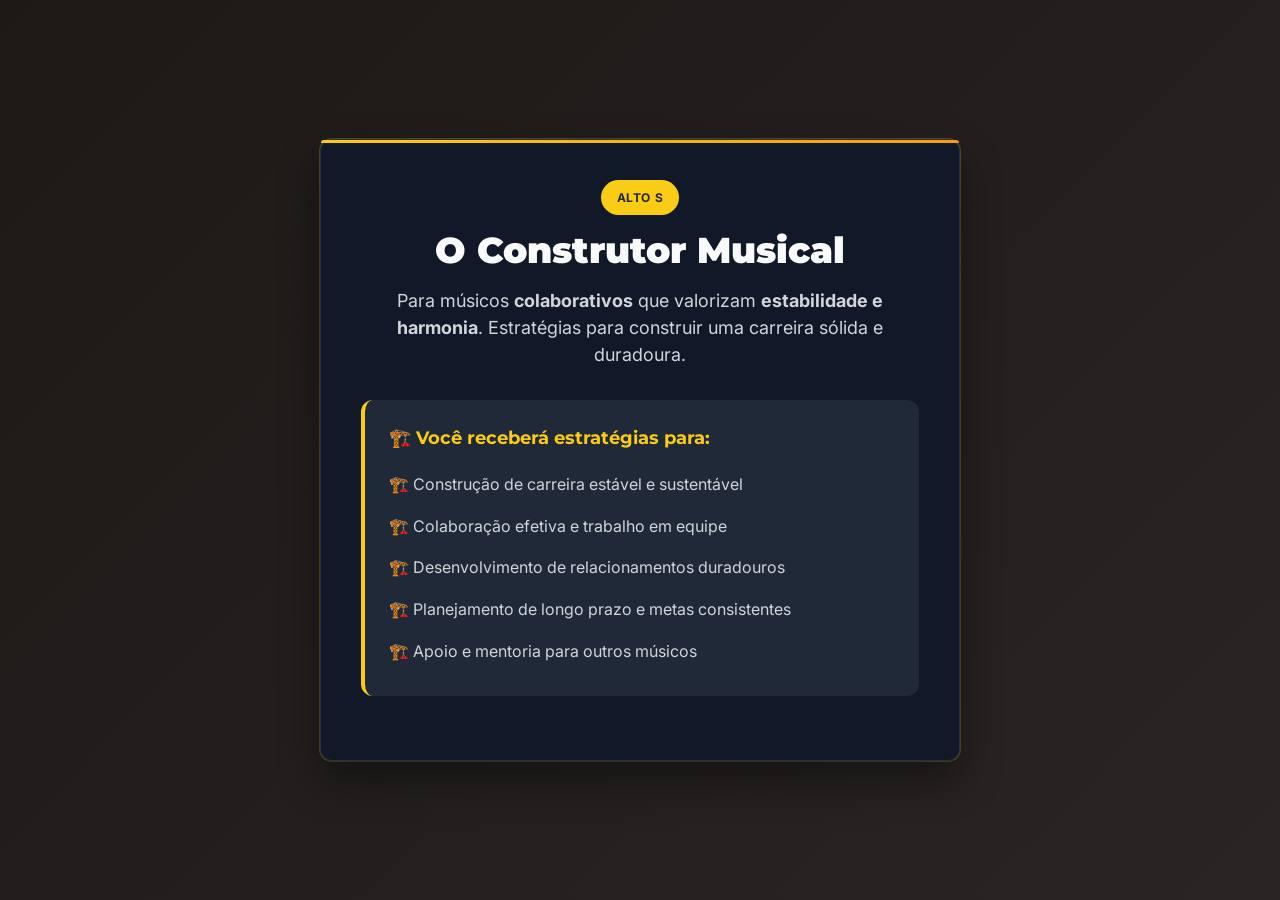
<file: forms/alto-s-construtor.html>
<!DOCTYPE html>
<html lang="pt-BR">
<head>
<meta charset="UTF-8">
<meta name="viewport" content="width=device-width, initial-scale=1.0">
<title>ALTO S — O Construtor Musical</title>
<meta name="description" content="Para músicos colaborativos que valorizam estabilidade e harmonia. Receba estratégias para construir uma carreira sólida e duradoura.">

<!-- SEO — Canonical & Indexação -->
<link rel="canonical" href="https://quiz-maestro-palco.rota50ia.com/alto-s">
<meta name="robots" content="index, follow">
<meta name="author" content="Edilson Morais">
<meta name="theme-color" content="#FACC15">

<!-- Open Graph — Facebook, WhatsApp, LinkedIn -->
<meta property="og:type" content="website">
<meta property="og:url" content="https://quiz-maestro-palco.rota50ia.com/alto-s">
<meta property="og:title" content="ALTO S — O Construtor Musical">
<meta property="og:description" content="Para músicos colaborativos que valorizam estabilidade e harmonia. Receba estratégias para construir uma carreira sólida e duradoura.">
<meta property="og:image" content="https://quiz-maestro-palco.rota50ia.com/og-alto-s.jpg">
<meta property="og:locale" content="pt_BR">
<meta property="og:site_name" content="MAESTRO PALCO">

<link rel="preconnect" href="https://fonts.googleapis.com">
<link rel="preconnect" href="https://fonts.gstatic.com" crossorigin>
<link href="https://fonts.googleapis.com/css2?family=Inter:wght@400;500;600;700&family=Montserrat:wght@400;500;700;900&display=swap" rel="stylesheet">

<!-- Meta Pixel Code -->
<script>
!function(f,b,e,v,n,t,s)
{if(f.fbq)return;n=f.fbq=function(){n.callMethod?
n.callMethod.apply(n,arguments):n.queue.push(arguments)};
if(!f._fbq)f._fbq=n;n.push=n;n.loaded=!0;n.version='2.0';
n.queue=[];t=b.createElement(e);t.async=!0;
t.src=v;s=b.getElementsByTagName(e)[0];
s.parentNode.insertBefore(t,s)}(window, document,'script',
'https://connect.facebook.net/en_US/fbevents.js');
fbq('init', '294131638634570');
fbq('track', 'PageView');

// Evento específico ALTO S
fbq('track', 'ViewContent', {
  content_name: 'ALTO S - Construtor Musical',
  personality_type: 'S',
  neurotransmitter: 'serotonin',
  value: 28.00,
  currency: 'BRL'
});
</script>
<noscript><img height="1" width="1" style="display:none"
src="https://www.facebook.com/tr?id=294131638634570&ev=PageView&noscript=1"
/></noscript>
<!-- End Meta Pixel Code -->

<!-- Google Analytics -->
<script async src="https://www.googletagmanager.com/gtag/js?id=G-SXXB0S0NPL"></script>
<script>
window.dataLayer = window.dataLayer || [];
function gtag(){dataLayer.push(arguments);}
gtag("js", new Date());
gtag("config", "G-SXXB0S0NPL");

// Google Ads Conversion Tracking
gtag("config", "AW-CONVERSION_ID");

// Evento específico ALTO S
gtag("event", "page_view", {
  page_title: "MAESTRO PALCO - ALTO S Construtor",
  personality_type: "S",
  neurotransmitter_focus: "serotonin",
  content_value: 28.00
});
</script>
<!-- End Google Analytics -->

<style>
/* ===== DESIGN TOKENS ALTO S ===== */
:root {
  /* ALTO S - Amarelo Estável */
  --s-primary: #FACC15;
  --s-primary-dark: #EAB308;
  --s-primary-light: #FEF3C7;
  --s-accent: #F59E0B;
  --s-glow: rgba(250, 204, 21, 0.25);
  
  /* Surfaces */
  --surface-card: #111827;
  --surface-elevated: #1F2937;
  --surface-overlay: rgba(0, 0, 0, 0.8);
  
  /* Text */
  --text-primary: #F9FAFB;
  --text-secondary: #D1D5DB;
  --text-muted: #9CA3AF;
  
  /* Spacing */
  --sp-1: 4px; --sp-2: 8px; --sp-3: 12px; --sp-4: 16px;
  --sp-5: 20px; --sp-6: 24px; --sp-8: 32px; --sp-10: 40px;
  --sp-12: 48px; --sp-16: 64px;
  
  /* Typography */
  --font-display: 'Montserrat', system-ui, sans-serif;
  --font-body: 'Inter', system-ui, sans-serif;
  
  /* Borders */
  --border-radius: 12px;
  --border-soft: rgba(255, 255, 255, 0.1);
}

/* ===== BASE ===== */
*, *::before, *::after { 
  box-sizing: border-box; 
  margin: 0; 
  padding: 0; 
}

body {
  font-family: var(--font-body);
  background: linear-gradient(135deg, #1C1917 0%, #292524 100%);
  color: var(--text-primary);
  line-height: 1.6;
  min-height: 100vh;
  display: flex;
  align-items: center;
  justify-content: center;
  padding: var(--sp-6);
}

/* ===== FORM CONTAINER ===== */
.form-container {
  background: var(--surface-card);
  border: 1px solid var(--border-soft);
  border-radius: var(--border-radius);
  padding: var(--sp-10);
  max-width: 640px;
  width: 100%;
  box-shadow: 
    0 20px 40px rgba(0, 0, 0, 0.4),
    0 0 0 1px var(--s-glow);
  position: relative;
}

.form-container::before {
  content: "";
  position: absolute;
  top: 0;
  left: 0;
  right: 0;
  height: 3px;
  background: linear-gradient(90deg, var(--s-primary), var(--s-accent));
  border-radius: var(--border-radius) var(--border-radius) 0 0;
}

/* ===== HEADER ===== */
.form-header {
  text-align: center;
  margin-bottom: var(--sp-8);
}

.personality-badge {
  display: inline-block;
  background: var(--s-primary);
  color: #1F2937;
  padding: var(--sp-2) var(--sp-4);
  border-radius: 20px;
  font-size: 12px;
  font-weight: 700;
  letter-spacing: 0.05em;
  text-transform: uppercase;
  margin-bottom: var(--sp-4);
}

.form-title {
  font-family: var(--font-display);
  font-size: clamp(28px, 5vw, 36px);
  font-weight: 900;
  color: var(--text-primary);
  margin-bottom: var(--sp-4);
  line-height: 1.1;
}

.form-subtitle {
  font-size: 18px;
  color: var(--text-secondary);
  line-height: 1.5;
}

/* ===== FORM STYLES ===== */
.embedded-form {
  margin-top: var(--sp-6);
}

/* Override ActiveCampaign styles */
#_form_7_ {
  background: transparent !important;
  border: none !important;
  padding: 0 !important;
  margin: 0 !important;
  box-shadow: none !important;
  border-radius: 0 !important;
  font-family: var(--font-body) !important;
}

#_form_7_ ._form-content {
  background: transparent !important;
}

#_form_7_ ._form-title {
  display: none !important;
}

#_form_7_ ._form_element ._form-label {
  color: var(--text-secondary) !important;
  font-weight: 600 !important;
  font-size: 14px !important;
  margin-bottom: var(--sp-2) !important;
  font-family: var(--font-body) !important;
}

#_form_7_ input[type="text"],
#_form_7_ input[type="email"],
#_form_7_ input[type="tel"],
#_form_7_ textarea {
  background: var(--surface-elevated) !important;
  border: 1px solid var(--border-soft) !important;
  border-radius: var(--border-radius) !important;
  color: var(--text-primary) !important;
  padding: var(--sp-4) !important;
  font-size: 16px !important;
  font-family: var(--font-body) !important;
  width: 100% !important;
  transition: all 0.2s ease !important;
}

#_form_7_ input[type="text"]:focus,
#_form_7_ input[type="email"]:focus,
#_form_7_ input[type="tel"]:focus,
#_form_7_ textarea:focus {
  outline: none !important;
  border-color: var(--s-primary) !important;
  box-shadow: 0 0 0 3px var(--s-glow) !important;
}

#_form_7_ input::placeholder {
  color: var(--text-muted) !important;
}

#_form_7_ ._submit {
  background: linear-gradient(135deg, var(--s-primary), var(--s-primary-dark)) !important;
  border: none !important;
  border-radius: var(--border-radius) !important;
  color: #1F2937 !important;
  padding: var(--sp-4) var(--sp-8) !important;
  font-size: 16px !important;
  font-weight: 700 !important;
  font-family: var(--font-display) !important;
  text-transform: uppercase !important;
  letter-spacing: 0.05em !important;
  cursor: pointer !important;
  transition: all 0.3s ease !important;
  width: 100% !important;
  margin-top: var(--sp-4) !important;
  box-shadow: 0 4px 20px var(--s-glow) !important;
}

#_form_7_ ._submit:hover {
  transform: translateY(-2px) !important;
  box-shadow: 0 8px 30px var(--s-glow) !important;
  background: linear-gradient(135deg, var(--s-primary-dark), var(--s-primary)) !important;
}

#_form_7_ .sms_consent_checkbox {
  margin: var(--sp-4) 0 !important;
  padding: var(--sp-4) !important;
  background: var(--surface-elevated) !important;
  border-radius: var(--border-radius) !important;
  border: 1px solid var(--border-soft) !important;
}

#_form_7_ .sms_consent_message {
  color: var(--text-muted) !important;
  font-size: 13px !important;
  line-height: 1.4 !important;
}

#_form_7_ ._form-branding {
  opacity: 0.5 !important;
  margin-top: var(--sp-6) !important;
  text-align: center !important;
}

/* ===== FIX TELEFONE INTERNACIONAL - VERSÃO CORRIGIDA ===== */
#_form_7_ .iti {
  width: 100% !important;
  display: block !important;
  position: relative !important;
}

#_form_7_ .iti input[type="tel"] {
  width: 100% !important;
  padding: var(--sp-4) !important;
  padding-left: 70px !important;
  background: var(--surface-elevated) !important;
  border: 1px solid var(--border-soft) !important;
  border-radius: var(--border-radius) !important;
  color: var(--text-primary) !important;
  font-size: 16px !important;
  font-family: var(--font-body) !important;
  box-sizing: border-box !important;
  line-height: normal !important;
  height: auto !important;
}

#_form_7_ .iti input[type="tel"]:focus {
  outline: none !important;
  border-color: var(--s-primary) !important;
  box-shadow: 0 0 0 3px var(--s-glow) !important;
}

#_form_7_ .iti__flag-container {
  position: absolute !important;
  top: 0 !important;
  bottom: 0 !important;
  left: 0 !important;
  width: 60px !important;
  z-index: 2 !important;
}

#_form_7_ .iti__selected-flag {
  width: 100% !important;
  height: 100% !important;
  background: var(--surface-elevated) !important;
  border: 1px solid var(--border-soft) !important;
  border-radius: var(--border-radius) 0 0 var(--border-radius) !important;
  border-right: 1px solid var(--border-soft) !important;
  display: flex !important;
  align-items: center !important;
  justify-content: center !important;
  cursor: pointer !important;
}

#_form_7_ .iti--allow-dropdown .iti__selected-flag:hover {
  background: rgba(255, 255, 255, 0.05) !important;
}

#_form_7_ .iti__arrow {
  border-top-color: var(--text-secondary) !important;
  margin-left: 4px !important;
}

#_form_7_ .iti--separate-dial-code .iti__selected-dial-code {
  color: var(--text-secondary) !important;
  font-size: 12px !important;
}

#_form_7_ .iti__country-list {
  background: var(--surface-card) !important;
  border: 1px solid var(--border-soft) !important;
  border-radius: var(--border-radius) !important;
  box-shadow: 0 8px 32px rgba(0, 0, 0, 0.6) !important;
  z-index: 9999 !important;
  max-height: 200px !important;
  overflow-y: auto !important;
}

#_form_7_ .iti__country {
  background: transparent !important;
  color: var(--text-primary) !important;
  padding: 8px 12px !important;
  border-bottom: 1px solid rgba(255, 255, 255, 0.05) !important;
}

#_form_7_ .iti__country:hover,
#_form_7_ .iti__country:focus {
  background: var(--surface-elevated) !important;
}

#_form_7_ .iti__country-name {
  color: var(--text-primary) !important;
}

#_form_7_ .iti__dial-code {
  color: var(--text-secondary) !important;
}

/* ===== CARACTERÍSTICAS S ===== */
.s-features {
  background: var(--surface-elevated);
  border-radius: var(--border-radius);
  padding: var(--sp-6);
  margin-bottom: var(--sp-6);
  border-left: 4px solid var(--s-primary);
}

.s-features h3 {
  color: var(--s-primary);
  font-family: var(--font-display);
  font-weight: 700;
  margin-bottom: var(--sp-3);
  font-size: 18px;
}

.s-features ul {
  list-style: none;
  padding: 0;
}

.s-features li {
  padding: var(--sp-2) 0;
  color: var(--text-secondary);
  position: relative;
  padding-left: var(--sp-6);
}

.s-features li::before {
  content: "🏗️";
  position: absolute;
  left: 0;
  color: var(--s-primary);
  font-weight: bold;
}

/* ===== RESPONSIVE ===== */
@media (max-width: 640px) {
  .form-container {
    padding: var(--sp-6);
    margin: var(--sp-4);
  }
  
  .form-title {
    font-size: 24px;
  }
  
  .form-subtitle {
    font-size: 16px;
  }
}
</style>
</head>

<body>
<div class="form-container">
  <div class="form-header">
    <div class="personality-badge">ALTO S</div>
    <h1 class="form-title">O Construtor Musical</h1>
    <p class="form-subtitle">
      Para músicos <strong>colaborativos</strong> que valorizam <strong>estabilidade e harmonia</strong>. 
      Estratégias para construir uma carreira sólida e duradoura.
    </p>
  </div>

  <div class="s-features">
    <h3>🏗️ Você receberá estratégias para:</h3>
    <ul>
      <li>Construção de carreira estável e sustentável</li>
      <li>Colaboração efetiva e trabalho em equipe</li>
      <li>Desenvolvimento de relacionamentos duradouros</li>
      <li>Planejamento de longo prazo e metas consistentes</li>
      <li>Apoio e mentoria para outros músicos</li>
    </ul>
  </div>

  <div class="embedded-form">
    <div class="_form_7"></div>
    <script src="https://edilsomdil79386.activehosted.com/f/embed.php?id=7" charset="utf-8"></script>
  </div>
</div>

<script>
// Tracking específico para ALTO S
document.addEventListener('DOMContentLoaded', function() {
  // Track form interactions
  const form = document.querySelector('#_form_7_');
  if (form) {
    form.addEventListener('submit', function() {
      fbq('track', 'Lead', {
        content_name: 'ALTO S Construtor Lead',
        personality_type: 'S'
      });
      
      gtag('event', 'generate_lead', {
        event_category: 'Form',
        event_label: 'ALTO S',
        personality_type: 'S'
      });
      
      // Redirecionamento para eBook após submit (delay para garantir envio)
      setTimeout(function() {
        window.location.href = '../ebooks/construtor.html';
      }, 1500);
    });
  }
});
</script>
</body>
</html>
</file>
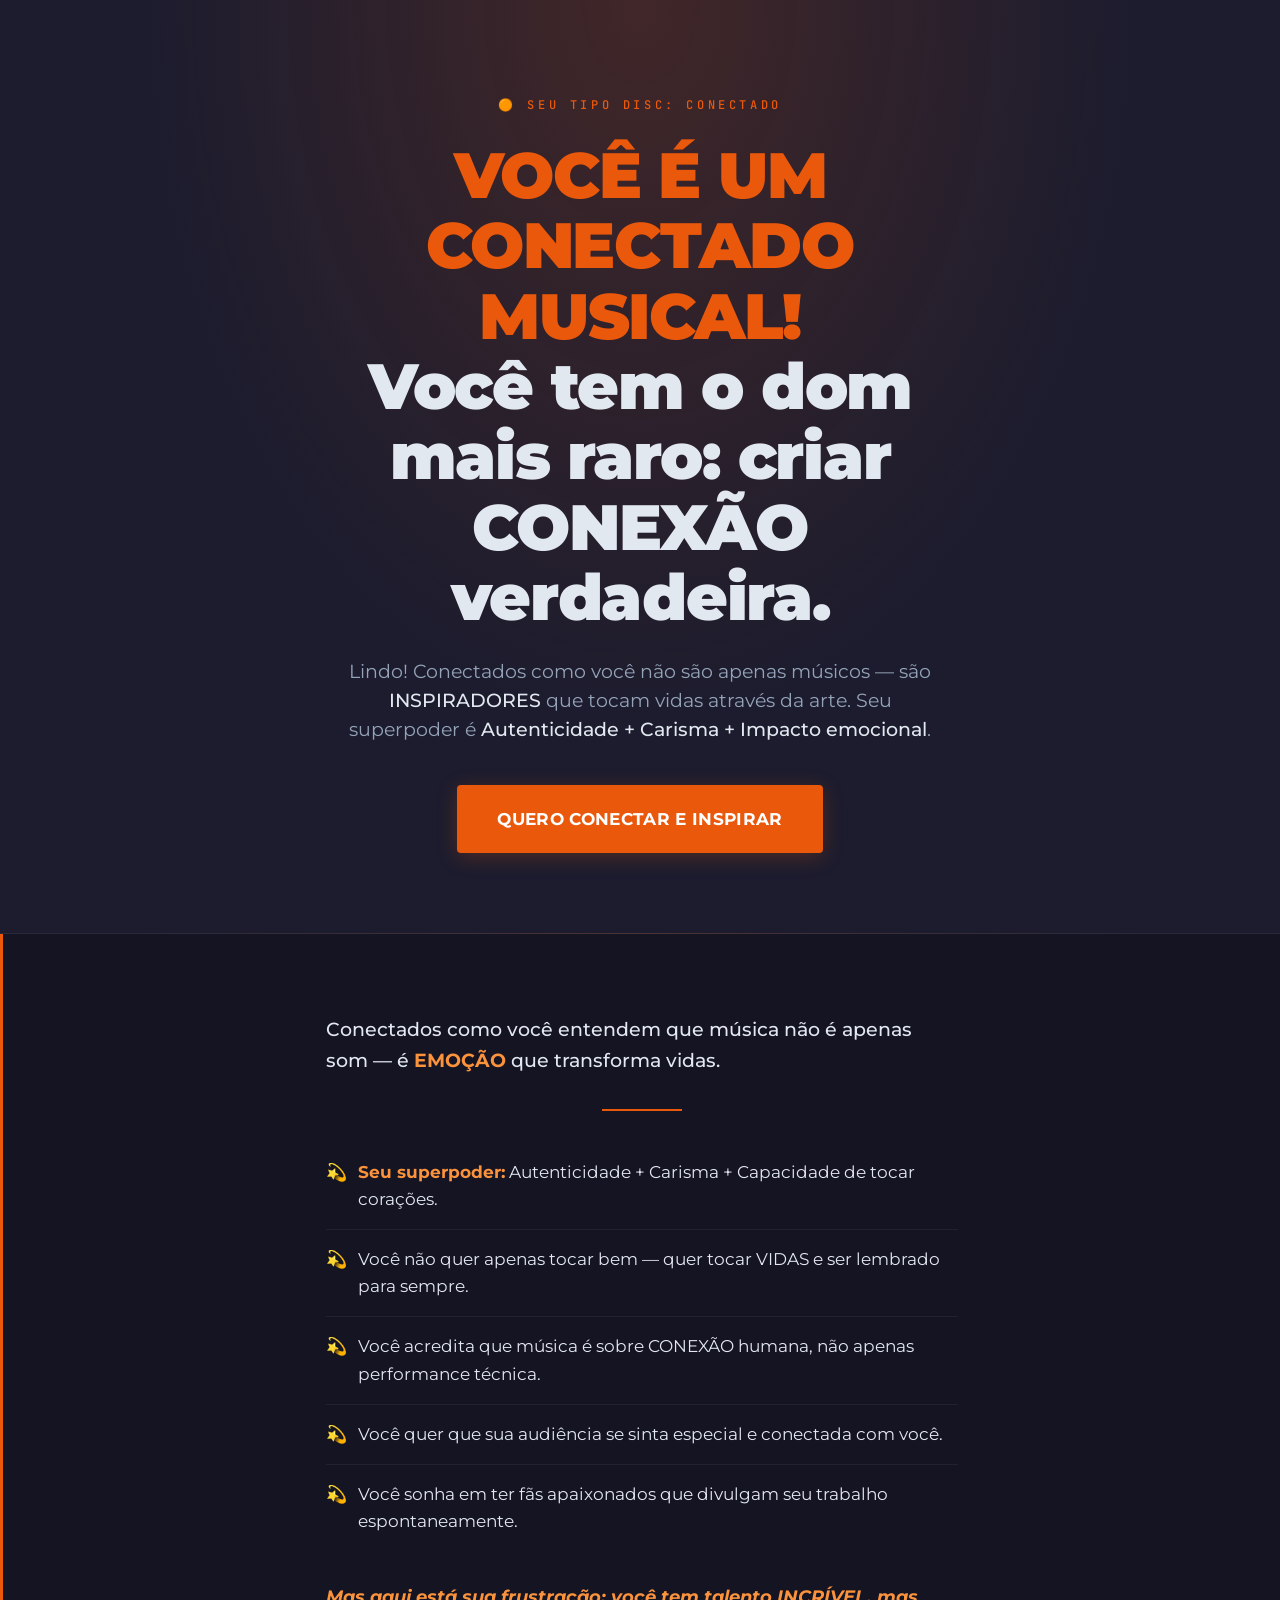
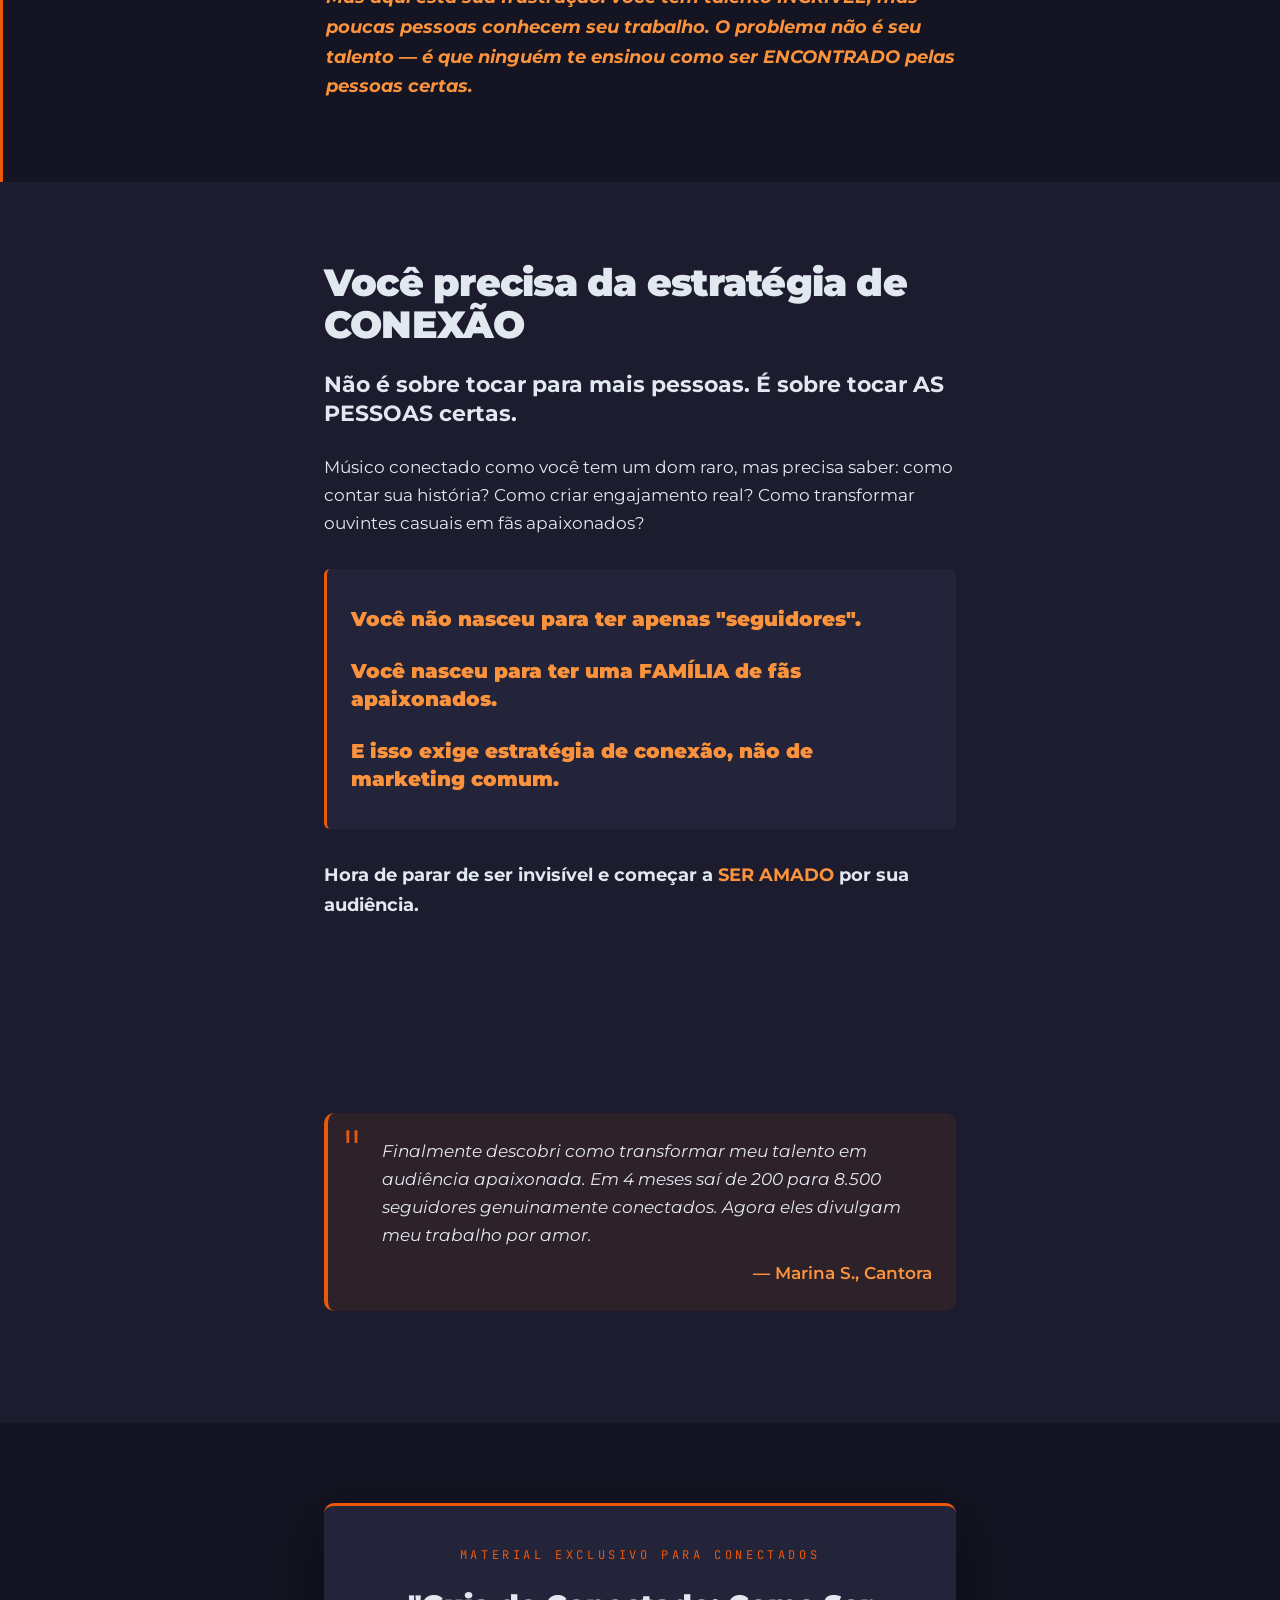
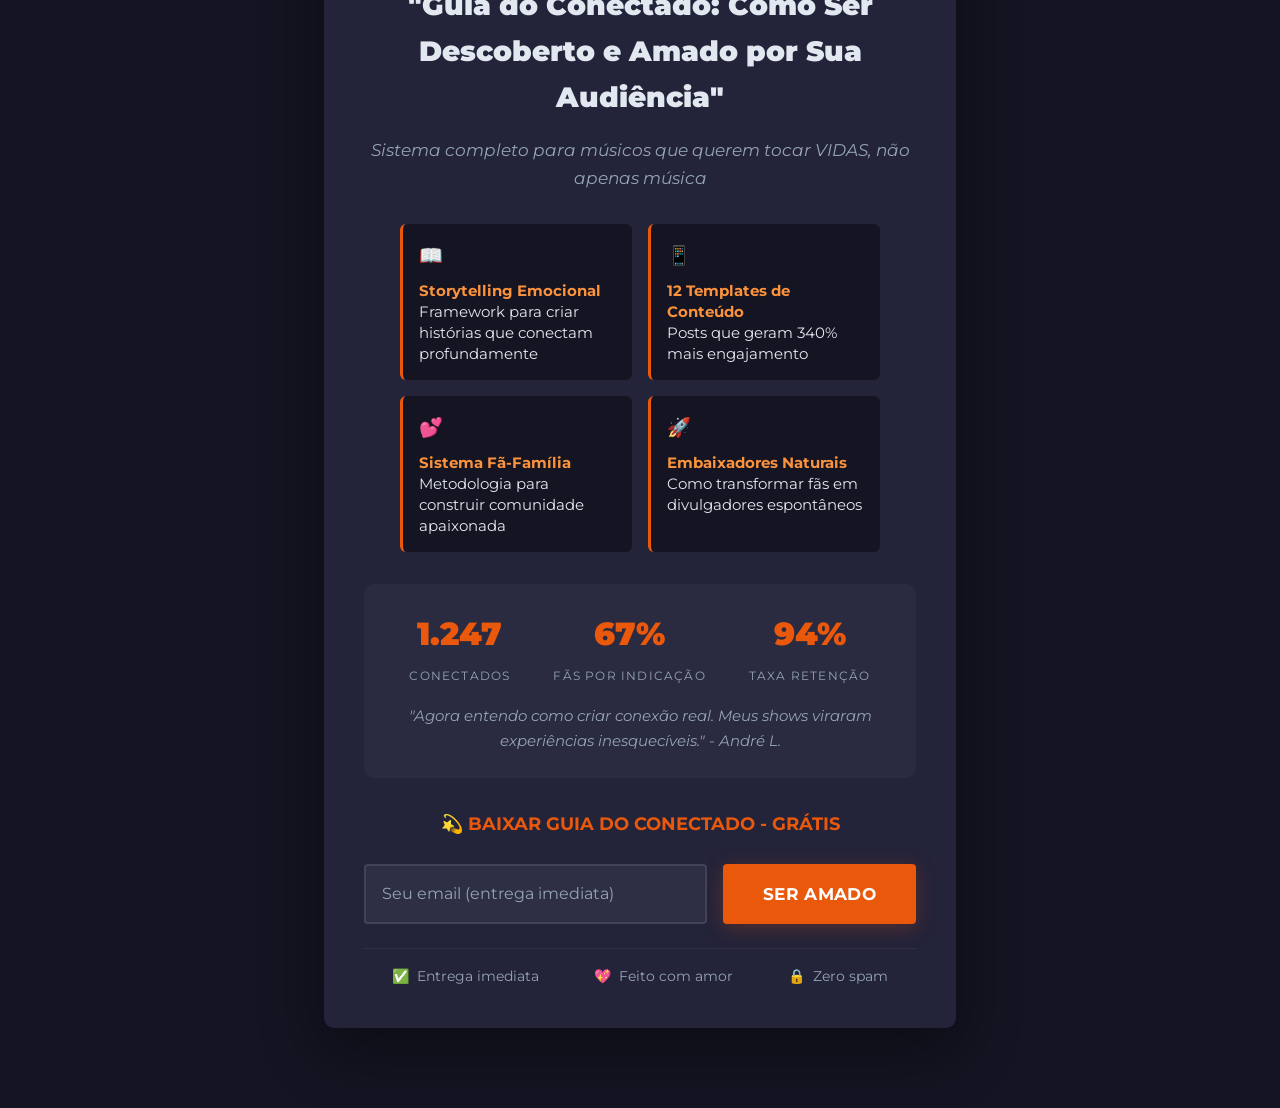
<file: landing/conectado.html>
<!DOCTYPE html>
<html lang="pt-BR">
<head>
<meta charset="UTF-8">
<meta name="viewport" content="width=device-width, initial-scale=1.0">
<title>MAESTRO PALCO — Guia do Conectado Musical</title>
<meta name="description" content="Sistema completo para músicos que querem CONECTAR e tocar vidas. Storytelling emocional, engajamento e como ser amado por sua audiência.">

<!-- SEO — Canonical & Indexação -->
<link rel="canonical" href="https://maestropalco.rota50ia.com/conectado">
<meta name="robots" content="index, follow">
<meta name="author" content="Edilson Morais">
<meta name="theme-color" content="#EA580C">

<!-- Open Graph — Facebook, WhatsApp, LinkedIn -->
<meta property="og:type" content="website">
<meta property="og:url" content="https://maestropalco.rota50ia.com/conectado">
<meta property="og:title" content="MAESTRO PALCO — Guia do Conectado Musical">
<meta property="og:description" content="Sistema completo para músicos que querem CONECTAR e tocar vidas profundamente.">
<meta property="og:image" content="https://maestropalco.rota50ia.com/og-image-conectado.jpg">
<meta property="og:locale" content="pt_BR">
<meta property="og:site_name" content="MAESTRO PALCO">

<link rel="preconnect" href="https://fonts.googleapis.com">
<link rel="preconnect" href="https://fonts.gstatic.com" crossorigin>
<link href="https://fonts.googleapis.com/css2?family=Montserrat:wght@300;400;500;600;700;900&family=JetBrains+Mono:wght@400;500&display=swap" rel="stylesheet">

<style>
  /* ═══════════════════════════════════════════════
     MAESTRO PALCO DESIGN SYSTEM — CONECTADO VARIANT
     Base: Midnight + Gold / Variant: Orange accents for Connection
  ═══════════════════════════════════════════════ */
  :root {
    /* DESIGN TOKENS OFICIAIS MAESTRO */
    --m-midnight-950: #141422;
    --m-midnight-900: #1C1C2E;
    --m-midnight-800: #23233A;
    --m-midnight-700: #2D2D4A;
    --m-midnight-600: #37376A;
    --m-midnight-500: #3F3F72;

    --m-gold-900: #6B5220;
    --m-gold-800: #886828;
    --m-gold-700: #A07D34;
    --m-gold-600: #B89340;
    --m-gold-500: #C9A84C;
    --m-gold-400: #DFBE62;
    --m-gold-300: #F0D080;
    --m-gold-200: #FFE399;
    --m-gold-100: #FFEFC2;

    --m-slate-200: #E2E8F0;
    --m-slate-300: #CBD5E1;
    --m-slate-400: #94A3B8;
    --m-slate-500: #64748B;
    --m-slate-600: #475569;
    --m-slate-700: #334155;

    /* Conectado Orange (neurological connection) */
    --m-orange-500:   #EA580C;
    --m-orange-300:   #FB923C;
    --m-orange-glow:  rgba(234, 88, 12, 0.18);
    --m-orange-dim:   rgba(234, 88, 12, 0.08);

    /* Semantic */
    --m-ink:          #0A0A14;
    --m-danger:       #EF4444;
    --m-success:      #10B981;

    /* Borders */
    --border-faint:   rgba(255, 255, 255, 0.06);
    --border-soft:    rgba(255, 255, 255, 0.10);
    --border-gold:    rgba(201, 168, 76, 0.35);
    --border-orange:  rgba(234, 88, 12, 0.35);

    /* Spacing */
    --sp-1: 4px;   --sp-2: 8px;   --sp-3: 12px;  --sp-4: 16px;
    --sp-5: 20px;  --sp-6: 24px;  --sp-8: 32px;  --sp-10: 40px;
    --sp-12: 48px; --sp-16: 64px; --sp-20: 80px; --sp-24: 96px;

    /* Typography OFICIAL */
    --font-display: 'Montserrat', 'Arial Black', Helvetica, sans-serif;
    --font-sans:    'Montserrat', -apple-system, BlinkMacSystemFont, sans-serif;
    --font-mono:    'JetBrains Mono', 'Fira Code', monospace;

    /* Radius */
    --r-sm: 4px;  --r-md: 6px;  --r-lg: 10px;  --r-xl: 14px;

    /* Container */
    --container: 680px;
  }

  /* ═══════════════════════════════════════════════
     RESET / BASE
  ═══════════════════════════════════════════════ */
  *, *::before, *::after { box-sizing: border-box; margin: 0; padding: 0; }

  html { scroll-behavior: smooth; }

  body {
    font-family: var(--font-sans);
    font-weight: 400;
    font-size: 17px;
    line-height: 1.65;
    color: var(--m-slate-200);
    background: var(--m-midnight-900);
    -webkit-font-smoothing: antialiased;
    -moz-osx-font-smoothing: grayscale;
    text-rendering: optimizeLegibility;
  }

  .container {
    max-width: var(--container);
    margin: 0 auto;
    padding: 0 var(--sp-6);
  }

  section { padding: var(--sp-20) 0; }

  /* ═══════════════════════════════════════════════
     TYPE SCALE — Montserrat 900 display
  ═══════════════════════════════════════════════ */
  h1, h2, h3, h4 {
    font-family: var(--font-display);
    font-weight: 900;
    line-height: 1.1;
    letter-spacing: -0.02em;
    color: var(--m-slate-200);
  }

  h1 { font-size: clamp(40px, 7vw, 64px); }
  h2 { font-size: clamp(28px, 4.5vw, 38px); margin-bottom: var(--sp-6); }
  h3 { font-size: clamp(20px, 3vw, 24px); margin-bottom: var(--sp-4); }
  h4 { font-size: 18px; font-weight: 700; margin-bottom: var(--sp-3); }

  p { margin-bottom: var(--sp-4); }
  p:last-child { margin-bottom: 0; }

  a { color: var(--m-orange-300); text-decoration: none; }
  strong { color: var(--m-orange-300); font-weight: 700; }

  /* ═══════════════════════════════════════════════
     ATOMS — BUTTON
  ═══════════════════════════════════════════════ */
  .btn-cta {
    display: inline-block;
    font-family: var(--font-display);
    font-weight: 700;
    font-size: 17px;
    letter-spacing: 0.02em;
    background: var(--m-orange-500);
    color: white;
    border: none;
    border-radius: var(--r-sm);
    padding: var(--sp-5) var(--sp-10);
    cursor: pointer;
    transition: transform 0.15s ease, background 0.15s ease, box-shadow 0.15s ease;
    text-align: center;
    text-transform: uppercase;
    box-shadow: 0 4px 20px rgba(234, 88, 12, 0.25);
  }
  .btn-cta:hover {
    background: var(--m-orange-300);
    transform: translateY(-2px);
    box-shadow: 0 6px 28px rgba(234, 88, 12, 0.35);
  }
  .btn-cta-lg {
    font-size: 19px;
    padding: var(--sp-6) var(--sp-12);
    width: 100%;
    max-width: 520px;
  }

  /* Divider */
  .divider-orange {
    width: 80px; height: 2px;
    background: var(--m-orange-500);
    margin: var(--sp-8) auto;
    border: none;
  }

  /* ═══════════════════════════════════════════════
     HERO CONECTADO
  ═══════════════════════════════════════════════ */
  .hero {
    padding: var(--sp-24) 0 var(--sp-20);
    background:
      radial-gradient(ellipse at top, var(--m-orange-glow) 0%, transparent 55%),
      var(--m-midnight-900);
    border-bottom: 1px solid var(--border-faint);
    text-align: center;
  }
  .hero .eyebrow {
    font-family: var(--font-mono);
    font-size: 12px;
    font-weight: 500;
    letter-spacing: 0.3em;
    text-transform: uppercase;
    color: var(--m-orange-500);
    margin-bottom: var(--sp-6);
  }
  .hero h1 {
    color: var(--m-orange-500);
    margin-bottom: var(--sp-6);
  }
  .hero h1 .highlight {
    color: var(--m-slate-200);
    display: block;
  }
  .hero .subheadline {
    font-size: 19px;
    line-height: 1.55;
    color: var(--m-slate-400);
    margin-bottom: var(--sp-10);
    font-weight: 400;
    max-width: 600px;
    margin-left: auto;
    margin-right: auto;
  }
  .hero .subheadline strong {
    color: var(--m-slate-200);
    font-weight: 500;
  }

  /* ═══════════════════════════════════════════════
     IDENTIFICAÇÃO CONECTADO
  ═══════════════════════════════════════════════ */
  .identification {
    background: var(--m-midnight-950);
    border-left: 3px solid var(--m-orange-500);
  }
  .identification .intro {
    font-size: 19px;
    font-weight: 500;
    color: var(--m-slate-200);
    margin-bottom: var(--sp-8);
  }
  .ident-list {
    list-style: none;
    margin-bottom: var(--sp-8);
  }
  .ident-list li {
    position: relative;
    padding: var(--sp-4) 0 var(--sp-4) var(--sp-8);
    border-bottom: 1px solid var(--border-faint);
    color: var(--m-slate-200);
    font-size: 17px;
    line-height: 1.6;
  }
  .ident-list li:last-child { border-bottom: none; }
  .ident-list li::before {
    content: "💫";
    position: absolute;
    left: 0;
    top: var(--sp-4);
    font-weight: 900;
    font-family: var(--font-display);
  }
  .identification .closing {
    font-weight: 700;
    color: var(--m-orange-300);
    font-size: 18px;
    font-style: italic;
    margin-top: var(--sp-6);
  }

  /* ═══════════════════════════════════════════════
     PROBLEMA REAL
  ═══════════════════════════════════════════════ */
  .problem { text-align: left; }
  .problem .lead {
    font-size: 22px;
    font-weight: 700;
    color: var(--m-slate-200);
    margin-bottom: var(--sp-6);
    line-height: 1.35;
  }
  .problem .emphasis {
    font-family: var(--font-display);
    font-weight: 900;
    color: var(--m-orange-300);
    font-size: 20px;
    display: block;
    padding: var(--sp-3) 0;
    line-height: 1.4;
  }
  .problem .emphasis-block {
    margin: var(--sp-8) 0;
    padding: var(--sp-6);
    background: var(--m-midnight-800);
    border-left: 3px solid var(--m-orange-500);
    border-radius: var(--r-md);
  }
  .problem .signoff {
    font-weight: 700;
    color: var(--m-slate-200);
    font-size: 18px;
    margin-top: var(--sp-6);
  }

  /* ═══════════════════════════════════════════════
     TESTIMONIAL
  ═══════════════════════════════════════════════ */
  .testimonial {
    background: var(--m-orange-dim);
    border-left: 4px solid var(--m-orange-500);
    border-radius: var(--r-lg);
    padding: var(--sp-6);
    margin: var(--sp-8) 0;
    position: relative;
  }
  .testimonial::before {
    content: '"';
    position: absolute;
    top: 10px;
    left: 15px;
    font-size: 3rem;
    color: var(--m-orange-500);
    line-height: 1;
  }
  .testimonial-text {
    font-style: italic;
    margin-left: 30px;
    margin-bottom: 10px;
    color: var(--m-slate-200);
  }
  .testimonial-author {
    text-align: right;
    color: var(--m-orange-300);
    font-weight: 600;
  }

  /* ═══════════════════════════════════════════════
     LEAD MAGNET
  ═══════════════════════════════════════════════ */
  .lead-magnet-section {
    background: var(--m-midnight-950);
  }
  .lead-magnet {
    background: var(--m-midnight-800);
    border-top: 3px solid var(--m-orange-500);
    border-radius: var(--r-lg);
    padding: var(--sp-10);
    text-align: center;
    box-shadow: 0 20px 60px rgba(0, 0, 0, 0.4);
  }
  .lead-magnet .eyebrow {
    font-family: var(--font-mono);
    font-size: 12px;
    letter-spacing: 0.3em;
    text-transform: uppercase;
    color: var(--m-orange-500);
    margin-bottom: var(--sp-4);
  }
  .lead-magnet .title {
    font-family: var(--font-display);
    font-weight: 900;
    font-size: 28px;
    color: var(--m-slate-200);
    margin-bottom: var(--sp-4);
  }
  .lead-magnet .subtitle {
    color: var(--m-slate-400);
    font-style: italic;
    margin-bottom: var(--sp-8);
  }

  /* ═══════════════════════════════════════════════
     BENEFITS GRID
  ═══════════════════════════════════════════════ */
  .benefits-grid {
    display: grid;
    grid-template-columns: 1fr 1fr;
    gap: var(--sp-4);
    margin: var(--sp-8) auto;
    max-width: 480px;
    text-align: left;
  }
  .benefit-item {
    background: var(--m-midnight-950);
    border-radius: var(--r-md);
    padding: var(--sp-4);
    border-left: 3px solid var(--m-orange-500);
  }
  .benefit-item .icon {
    font-size: 1.2rem;
    color: var(--m-orange-500);
    margin-bottom: var(--sp-2);
  }
  .benefit-item .text {
    font-size: 15px;
    color: var(--m-slate-200);
    line-height: 1.4;
  }
  .benefit-item .text strong {
    color: var(--m-orange-300);
    font-weight: 700;
  }

  /* ═══════════════════════════════════════════════
     FORM SECTION
  ═══════════════════════════════════════════════ */
  .form-section {
    margin-top: var(--sp-8);
  }
  .form-title {
    font-family: var(--font-display);
    font-weight: 700;
    color: var(--m-orange-500);
    font-size: 18px;
    margin-bottom: var(--sp-6);
  }
  .email-form {
    display: flex;
    gap: var(--sp-4);
    margin-bottom: var(--sp-4);
  }
  .email-input {
    flex: 1;
    padding: var(--sp-4);
    border: 2px solid rgba(255,255,255,0.1);
    border-radius: var(--r-sm);
    background: rgba(255,255,255,0.05);
    color: var(--m-slate-200);
    font-size: 16px;
    font-family: var(--font-sans);
    transition: all 0.3s ease;
  }
  .email-input:focus {
    outline: none;
    border-color: var(--m-orange-500);
    background: rgba(255,255,255,0.08);
  }
  .email-input::placeholder {
    color: var(--m-slate-400);
  }

  /* ═══════════════════════════════════════════════
     GUARANTEES
  ═══════════════════════════════════════════════ */
  .guarantees {
    display: flex;
    justify-content: space-around;
    margin-top: var(--sp-6);
    padding-top: var(--sp-4);
    border-top: 1px solid var(--border-faint);
    font-size: 14px;
    color: var(--m-slate-400);
  }
  .guarantee-item {
    display: flex;
    align-items: center;
    gap: var(--sp-2);
  }
  .guarantee-item .icon {
    color: var(--m-orange-500);
    font-size: 14px;
  }

  /* ═══════════════════════════════════════════════
     SOCIAL PROOF
  ═══════════════════════════════════════════════ */
  .social-proof {
    background: rgba(255,255,255,0.03);
    border-radius: var(--r-lg);
    padding: var(--sp-6);
    margin: var(--sp-8) 0;
    text-align: center;
  }
  .proof-numbers {
    display: flex;
    justify-content: space-around;
    margin-bottom: var(--sp-4);
  }
  .proof-item {
    text-align: center;
  }
  .proof-number {
    font-size: 2rem;
    font-weight: 900;
    color: var(--m-orange-500);
    display: block;
  }
  .proof-label {
    font-size: 12px;
    color: var(--m-slate-400);
    text-transform: uppercase;
    letter-spacing: 0.1em;
  }
  .proof-text {
    color: var(--m-slate-400);
    font-style: italic;
    font-size: 15px;
  }

  /* ═══════════════════════════════════════════════
     RESPONSIVE
  ═══════════════════════════════════════════════ */
  @media (max-width: 600px) {
    section { padding: var(--sp-16) 0; }
    .hero { padding: var(--sp-20) 0 var(--sp-16); }
    .benefits-grid { grid-template-columns: 1fr; }
    .email-form { flex-direction: column; }
    .btn-cta-lg { width: 100%; }
    .guarantees { flex-direction: column; gap: var(--sp-2); align-items: center; }
    .proof-numbers { flex-direction: column; gap: var(--sp-4); }
    body { font-size: 16px; }
  }
</style>
</head>

<body>

<!-- ═══════════════════════════════════════════════
     HERO CONECTADO
════════════════════════════════════════════════ -->
<section class="hero">
  <div class="container">
    <div class="eyebrow">🟠 SEU TIPO DISC: CONECTADO</div>
    
    <h1>
      VOCÊ É UM CONECTADO MUSICAL!
      <span class="highlight">Você tem o dom mais raro: criar CONEXÃO verdadeira.</span>
    </h1>
    
    <p class="subheadline">
      Lindo! Conectados como você não são apenas músicos — são <strong>INSPIRADORES</strong> que tocam vidas através da arte. 
      Seu superpoder é <strong>Autenticidade + Carisma + Impacto emocional</strong>.
    </p>
    
    <a href="../04-ISCAS-DIGITAIS/I-EBOOK-CONECTADO-MUSICAL-REDESIGN.html" target="_blank" class="btn-cta">Quero conectar e inspirar</a>
  </div>
</section>

<!-- ═══════════════════════════════════════════════
     IDENTIFICAÇÃO CONECTADO
════════════════════════════════════════════════ -->
<section class="identification">
  <div class="container">
    <p class="intro">Conectados como você entendem que música não é apenas som — é <strong>EMOÇÃO</strong> que transforma vidas.</p>
    
    <div class="divider-orange"></div>
    
    <ul class="ident-list">
      <li><strong>Seu superpoder:</strong> Autenticidade + Carisma + Capacidade de tocar corações.</li>
      <li>Você não quer apenas tocar bem — quer tocar VIDAS e ser lembrado para sempre.</li>
      <li>Você acredita que música é sobre CONEXÃO humana, não apenas performance técnica.</li>
      <li>Você quer que sua audiência se sinta especial e conectada com você.</li>
      <li>Você sonha em ter fãs apaixonados que divulgam seu trabalho espontaneamente.</li>
    </ul>
    
    <p class="closing">Mas aqui está sua frustração: você tem talento <strong>INCRÍVEL</strong>, mas poucas pessoas conhecem seu trabalho. O problema não é seu talento — é que ninguém te ensinou como ser <strong>ENCONTRADO</strong> pelas pessoas certas.</p>
  </div>
</section>

<!-- ═══════════════════════════════════════════════
     PROBLEMA REAL
════════════════════════════════════════════════ -->
<section class="problem">
  <div class="container">
    <h2>Você precisa da estratégia de CONEXÃO</h2>
    <p class="lead">Não é sobre tocar para mais pessoas. É sobre tocar AS PESSOAS certas.</p>
    <p>Músico conectado como você tem um dom raro, mas precisa saber: como contar sua história? Como criar engajamento real? Como transformar ouvintes casuais em fãs apaixonados?</p>
    
    <div class="emphasis-block">
      <span class="emphasis">Você não nasceu para ter apenas "seguidores".</span>
      <span class="emphasis">Você nasceu para ter uma FAMÍLIA de fãs apaixonados.</span>
      <span class="emphasis">E isso exige estratégia de conexão, não de marketing comum.</span>
    </div>

    <p class="signoff">Hora de parar de ser invisível e começar a <strong>SER AMADO</strong> por sua audiência.</p>
  </div>
</section>

<!-- ═══════════════════════════════════════════════
     TESTIMONIAL
════════════════════════════════════════════════ -->
<section class="testimonial-section">
  <div class="container">
    <div class="testimonial">
      <div class="testimonial-text">
        Finalmente descobri como transformar meu talento em audiência apaixonada. Em 4 meses saí de 200 para 8.500 seguidores genuinamente conectados. Agora eles divulgam meu trabalho por amor.
      </div>
      <div class="testimonial-author">— Marina S., Cantora</div>
    </div>
  </div>
</section>

<!-- ═══════════════════════════════════════════════
     LEAD MAGNET CONECTADO
════════════════════════════════════════════════ -->
<section class="lead-magnet-section" id="lead-magnet">
  <div class="container">
    <div class="lead-magnet">
      <div class="eyebrow">MATERIAL EXCLUSIVO PARA CONECTADOS</div>
      <div class="title">"Guia do Conectado: Como Ser Descoberto e Amado por Sua Audiência"</div>
      <div class="subtitle">Sistema completo para músicos que querem tocar VIDAS, não apenas música</div>
      
      <div class="benefits-grid">
        <div class="benefit-item">
          <div class="icon">📖</div>
          <div class="text"><strong>Storytelling Emocional</strong><br>Framework para criar histórias que conectam profundamente</div>
        </div>
        <div class="benefit-item">
          <div class="icon">📱</div>
          <div class="text"><strong>12 Templates de Conteúdo</strong><br>Posts que geram 340% mais engajamento</div>
        </div>
        <div class="benefit-item">
          <div class="icon">💕</div>
          <div class="text"><strong>Sistema Fã-Família</strong><br>Metodologia para construir comunidade apaixonada</div>
        </div>
        <div class="benefit-item">
          <div class="icon">🚀</div>
          <div class="text"><strong>Embaixadores Naturais</strong><br>Como transformar fãs em divulgadores espontâneos</div>
        </div>
      </div>
      
      <!-- Social Proof -->
      <div class="social-proof">
        <div class="proof-numbers">
          <div class="proof-item">
            <span class="proof-number">1.247</span>
            <span class="proof-label">Conectados</span>
          </div>
          <div class="proof-item">
            <span class="proof-number">67%</span>
            <span class="proof-label">Fãs por indicação</span>
          </div>
          <div class="proof-item">
            <span class="proof-number">94%</span>
            <span class="proof-label">Taxa retenção</span>
          </div>
        </div>
        <div class="proof-text">"Agora entendo como criar conexão real. Meus shows viraram experiências inesquecíveis." - André L.</div>
      </div>
      
      <!-- Form -->
      <div class="form-section">
        <div class="form-title">💫 BAIXAR GUIA DO CONECTADO - GRÁTIS</div>
        
        <form class="email-form" onsubmit="submitForm(event)">
          <input 
            type="email" 
            class="email-input" 
            placeholder="Seu email (entrega imediata)" 
            required
            id="email"
          >
          <button type="submit" class="btn-cta">
            SER AMADO
          </button>
        </form>
        
        <div class="guarantees">
          <div class="guarantee-item">
            <span class="icon">✅</span>
            <span>Entrega imediata</span>
          </div>
          <div class="guarantee-item">
            <span class="icon">💖</span>
            <span>Feito com amor</span>
          </div>
          <div class="guarantee-item">
            <span class="icon">🔒</span>
            <span>Zero spam</span>
          </div>
        </div>
      </div>
    </div>
  </div>
</section>

<script>
  // Analytics tracking neurológico para Conectados
  function trackEvent(eventName, properties = {}) {
    if (typeof gtag !== 'undefined') {
      gtag('event', eventName, {
        'personality_type': 'conectado',
        'page_type': 'lead_magnet_maestro',
        'neurotransmitter_target': 'dopamine_oxytocin',
        'conversion_psychology': 'connection_emotion',
        ...properties
      });
    }
  }
  
  // Track page view
  trackEvent('page_view', {
    'page_title': 'Guia do Conectado - Maestro Palco',
    'page_location': window.location.href,
    'disc_type': 'I_influence'
  });
  
  // Form submission para Conectados
  function submitForm(event) {
    event.preventDefault();
    
    const email = document.getElementById('email').value;
    
    // Track conversion
    trackEvent('lead_magnet_download', {
      'magnet_name': 'guia_conectado_maestro',
      'email_provided': true,
      'conversion_trigger': 'love_button'
    });
    
    // Mensagem para perfil Conectado (emocional e calorosa)
    alert(`Que lindo! 💫 Enviando Guia do Conectado para ${email}...\n\nEm 2 minutos você receberá:\n✅ Framework de Storytelling Emocional\n✅ 12 Templates de Engajamento\n✅ Sistema Fã-Família\n✅ Métodos Embaixadores Naturais\n\n💕 Agora você vai SER AMADO por sua audiência!`);
    
    // Redirect para página de agradecimento específica para Conectados
    // window.location.href = '/conectado-obrigado-maestro';
  }
  
  // Advanced tracking para personalidade Conectada
  let connectionInteractions = 0;
  let emotionTriggers = ['CONECTAR', 'AMADO', 'TOCAR VIDAS', 'INSPIRAR', 'EMOÇÃO'];
  
  // Track scroll com foco em engajamento emocional
  let scrollTracked = false;
  window.addEventListener('scroll', function() {
    if (!scrollTracked && window.pageYOffset > 300) {
      trackEvent('scroll_engagement', {
        'scroll_depth': '50%',
        'emotional_response': 'engaged'
      });
      scrollTracked = true;
    }
  });
  
  // Track clicks em palavras-chave de conexão
  document.addEventListener('click', function(e) {
    const text = e.target.textContent || '';
    const hasEmotionTrigger = emotionTriggers.some(trigger => text.includes(trigger));
    
    if (hasEmotionTrigger) {
      connectionInteractions++;
      trackEvent('connection_trigger_click', {
        'trigger_word': text.substring(0, 20),
        'total_connection_interactions': connectionInteractions
      });
    }
  });
  
  // Track time com contexto emocional
  let timeStart = Date.now();
  window.addEventListener('beforeunload', function() {
    const timeSpent = Math.round((Date.now() - timeStart) / 1000);
    const emotionalEngagement = timeSpent > 120 ? 'high' : timeSpent > 60 ? 'medium' : 'low';
    
    trackEvent('session_end', {
      'time_spent_seconds': timeSpent,
      'emotional_engagement': emotionalEngagement,
      'connection_interactions': connectionInteractions,
      'conversion_likelihood': emotionalEngagement === 'high' ? 'very_high' : 'medium'
    });
  });

  // Track emotional hover interactions
  document.querySelectorAll('.benefit-item, .testimonial, .social-proof').forEach(element => {
    element.addEventListener('mouseenter', function() {
      trackEvent('emotional_element_hover', {
        'element_type': this.className.split(' ')[0],
        'engagement_level': 'high'
      });
    });
  });
</script>

<!-- Google Analytics (replace with your tracking code) -->
<script async src="https://www.googletagmanager.com/gtag/js?id=G-SXXB0S0NPL"></script>
<noscript><img height="1" width="1" style="display:none" src="https://www.facebook.com/tr?id=FACEBOOK_PIXEL_ID&ev=PageView&noscript=1" /></noscript>
<script>
  window.dataLayer = window.dataLayer || [];
  function gtag(){dataLayer.push(arguments);}
  gtag('js', new Date());
  gtag('config', 'G-SXXB0S0NPL');
</script>

</body>
</html>
</file>
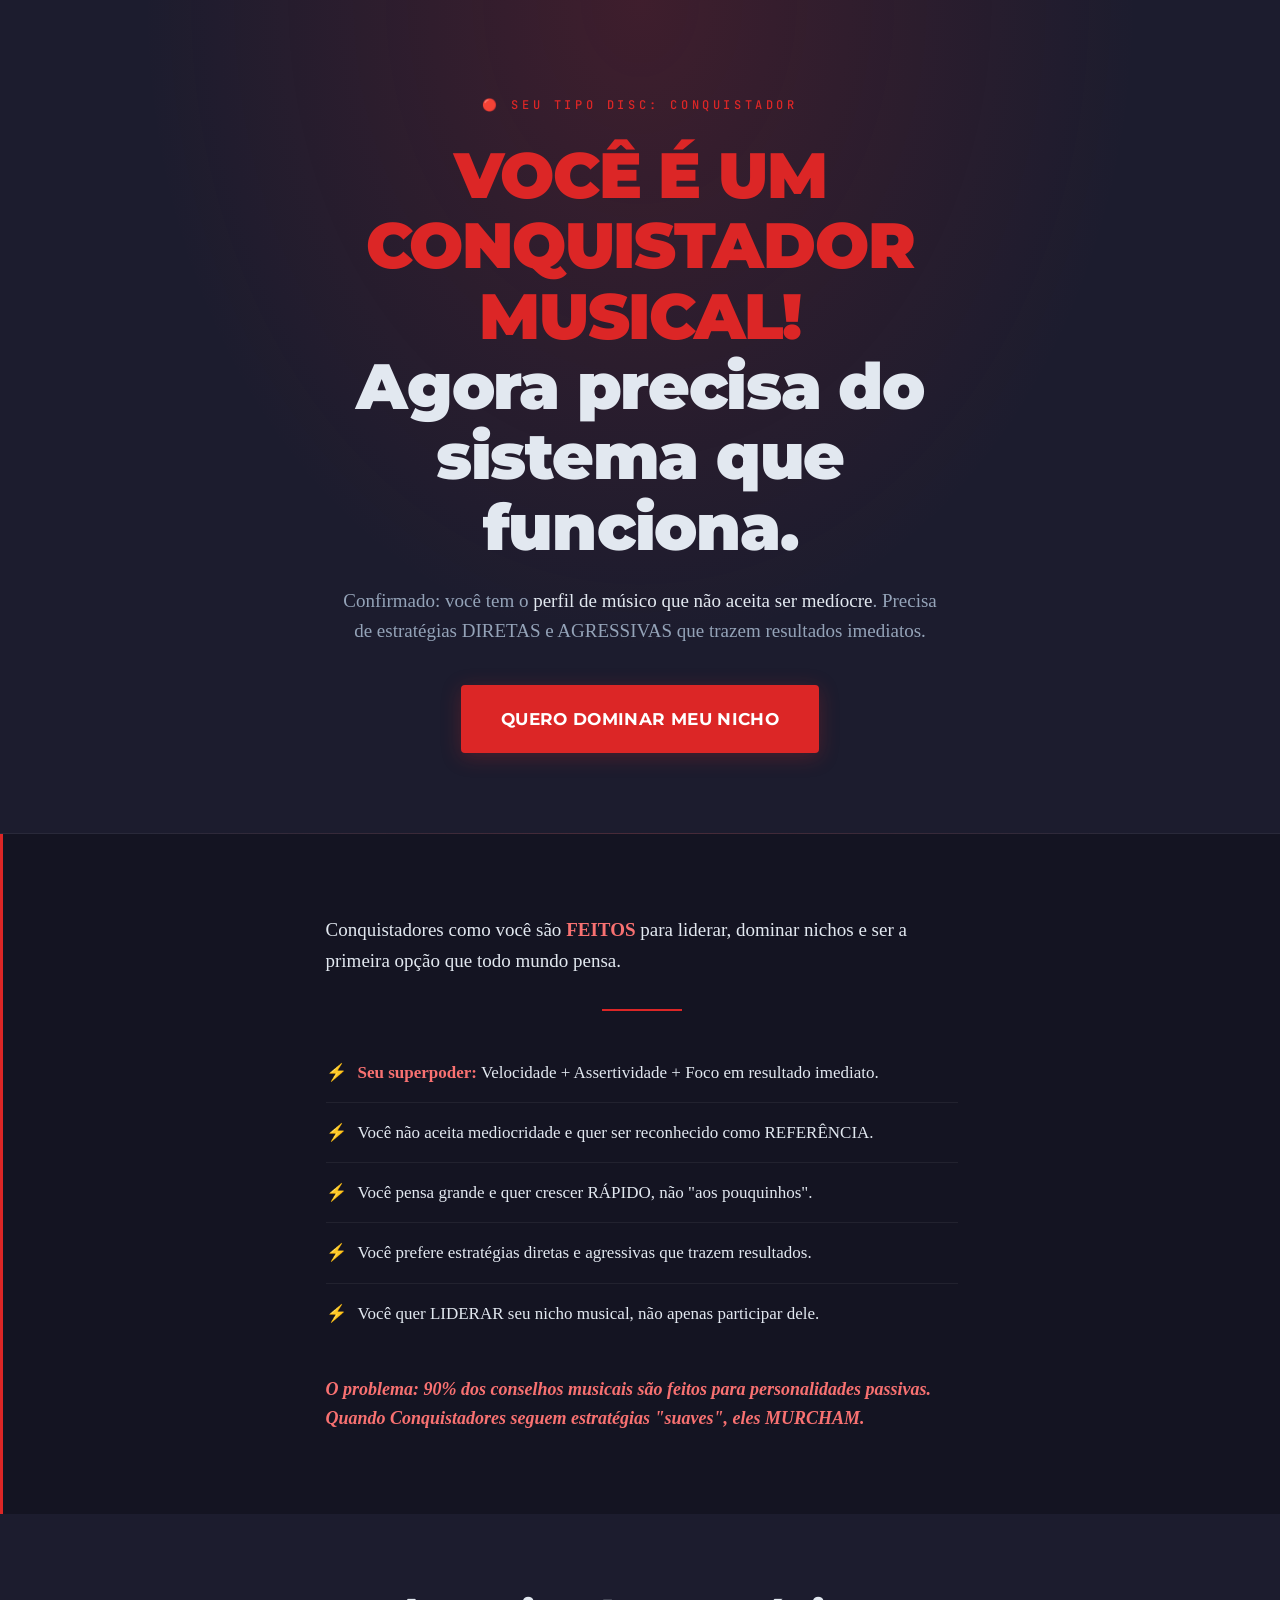
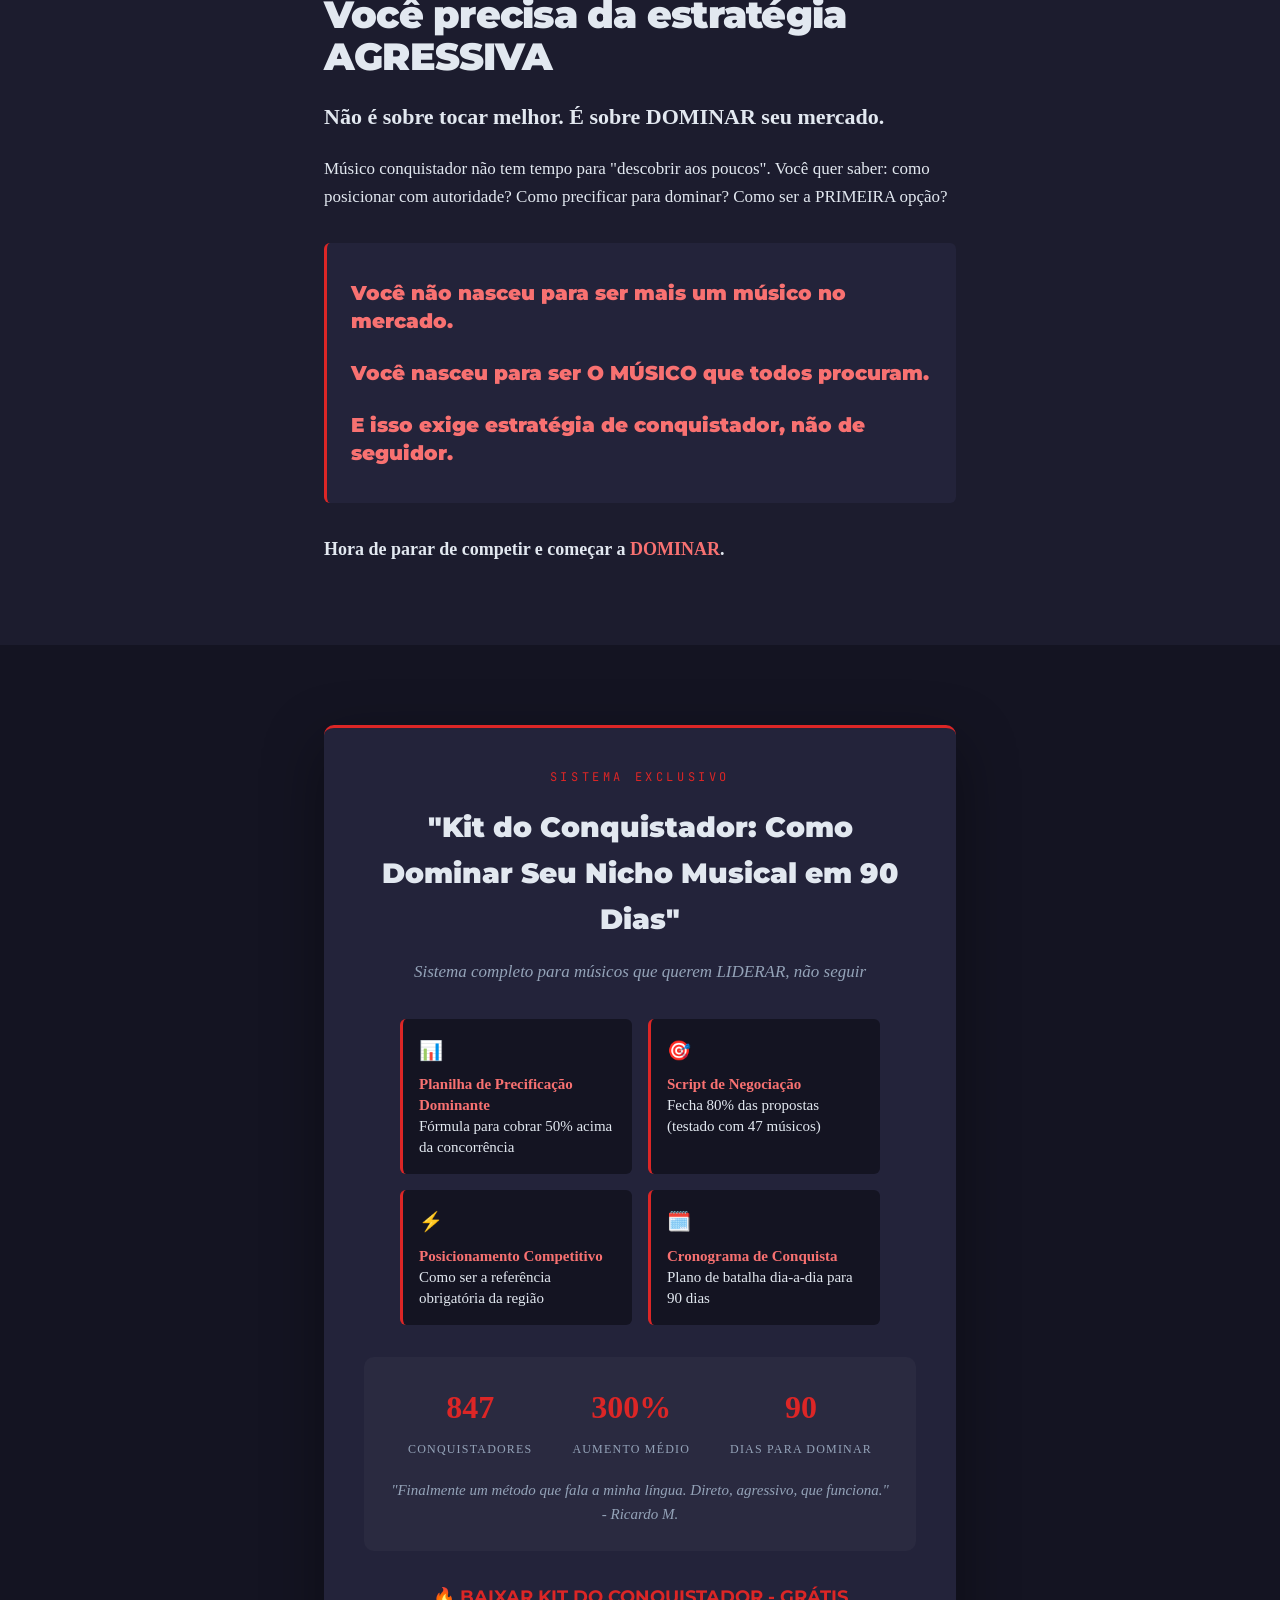
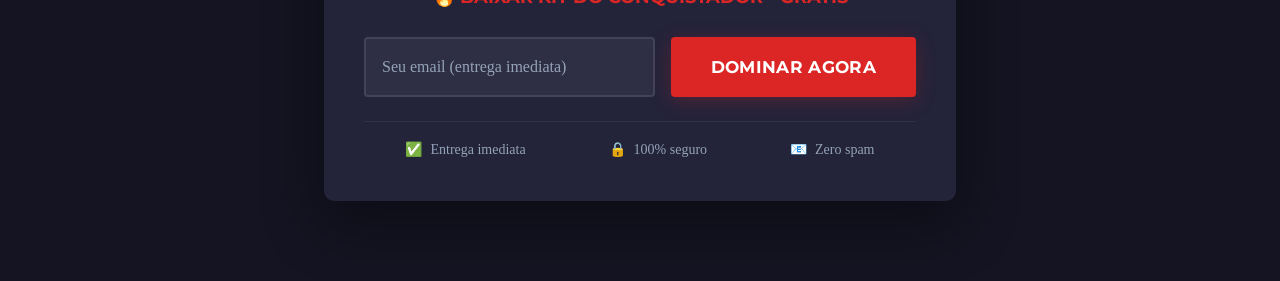
<file: landing/conquistador.html>
<!DOCTYPE html>
<html lang="pt-BR">
<head>
<meta charset="UTF-8">
<meta name="viewport" content="width=device-width, initial-scale=1.0">
<title>MAESTRO PALCO — Kit do Conquistador Musical</title>
<meta name="description" content="Sistema completo para músicos que querem DOMINAR seu nicho em 90 dias. Planilha de precificação, scripts de negociação e estratégia competitiva.">

<!-- SEO — Canonical & Indexação -->
<link rel="canonical" href="https://maestropalco.rota50ia.com/conquistador">
<meta name="robots" content="index, follow">
<meta name="author" content="Edilson Morais">
<meta name="theme-color" content="#DC2626">

<!-- Open Graph — Facebook, WhatsApp, LinkedIn -->
<meta property="og:type" content="website">
<meta property="og:url" content="https://maestropalco.rota50ia.com/conquistador">
<meta property="og:title" content="MAESTRO PALCO — Kit do Conquistador Musical">
<meta property="og:description" content="Sistema completo para músicos que querem DOMINAR seu nicho em 90 dias.">
<meta property="og:image" content="https://maestropalco.rota50ia.com/og-image-conquistador.jpg">
<meta property="og:locale" content="pt_BR">
<meta property="og:site_name" content="MAESTRO PALCO">

<link rel="preconnect" href="https://fonts.googleapis.com">
<link rel="preconnect" href="https://fonts.gstatic.com" crossorigin>
<link href="https://fonts.googleapis.com/css2?family=Montserrat:wght@400;500;700;900&family=JetBrains+Mono:wght@400;500&display=swap" rel="stylesheet">

<style>
  /* ═══════════════════════════════════════════════
     MAESTRO PALCO DESIGN SYSTEM — CONQUISTADOR VARIANT
     Base: Midnight + Gold / Variant: Red accents for Dominance
  ═══════════════════════════════════════════════ */
  :root {
    /* Midnight surface hierarchy - BRANDBOOK OFICIAL */
    --m-midnight-950: #141422;
    --m-midnight-900: #1C1C2E;
    --m-midnight-800: #23233A;
    --m-midnight-700: #2D2D4A;
    --m-midnight-600: #37376A;
    --m-midnight-500: #3F3F72;

    /* Conquistador Red (neurological dominance) */
    --m-red-500:     #DC2626;
    --m-red-300:     #F87171;
    --m-red-glow:    rgba(220, 38, 38, 0.18);
    --m-red-dim:     rgba(220, 38, 38, 0.08);

    /* Gold accents (Maestro brand) - BRANDBOOK OFICIAL */
    --m-gold-900: #6B5220;
    --m-gold-800: #886828;
    --m-gold-700: #A07D34;
    --m-gold-600: #B89340;
    --m-gold-500: #C9A84C;
    --m-gold-400: #DFBE62;
    --m-gold-300: #F0D080;
    --m-gold-200: #FFE399;
    --m-gold-100: #FFEFC2;
    --m-gold-glow:    rgba(201, 168, 76, 0.18);
    --m-gold-dim:     rgba(201, 168, 76, 0.08);

    /* Slate text - BRANDBOOK OFICIAL */
    --m-slate-200: #E2E8F0;
    --m-slate-300: #CBD5E1;
    --m-slate-400: #94A3B8;
    --m-slate-500: #64748B;
    --m-slate-600: #475569;
    --m-slate-700: #334155;

    /* Semantic */
    --m-ink:          #0A0A14;
    --m-danger:       #EF4444;
    --m-success:      #10B981;

    /* Borders */
    --border-faint:   rgba(255, 255, 255, 0.06);
    --border-soft:    rgba(255, 255, 255, 0.10);
    --border-gold:    rgba(201, 168, 76, 0.35);
    --border-red:     rgba(220, 38, 38, 0.35);

    /* Spacing */
    --sp-1: 4px;   --sp-2: 8px;   --sp-3: 12px;  --sp-4: 16px;
    --sp-5: 20px;  --sp-6: 24px;  --sp-8: 32px;  --sp-10: 40px;
    --sp-12: 48px; --sp-16: 64px; --sp-20: 80px; --sp-24: 96px;

    /* Typography - BRANDBOOK OFICIAL */
    --font-display: 'Montserrat', 'Arial Black', Helvetica, sans-serif;
    --font-sans:    'Montserrat', -apple-system, BlinkMacSystemFont, sans-serif;
    --font-mono:    'JetBrains Mono', 'Fira Code', monospace;

    /* Radius */
    --r-sm: 4px;  --r-md: 6px;  --r-lg: 10px;  --r-xl: 14px;

    /* Container */
    --container: 680px;
  }

  /* ═══════════════════════════════════════════════
     RESET / BASE
  ═══════════════════════════════════════════════ */
  *, *::before, *::after { box-sizing: border-box; margin: 0; padding: 0; }

  html { scroll-behavior: smooth; }

  body {
    font-family: var(--font-body);
    font-weight: 400;
    font-size: 17px;
    line-height: 1.65;
    color: var(--m-slate-200);
    background: var(--m-midnight-900);
    -webkit-font-smoothing: antialiased;
    -moz-osx-font-smoothing: grayscale;
    text-rendering: optimizeLegibility;
  }

  .container {
    max-width: var(--container);
    margin: 0 auto;
    padding: 0 var(--sp-6);
  }

  section { padding: var(--sp-20) 0; }

  /* ═══════════════════════════════════════════════
     TYPE SCALE — Montserrat 900 display
  ═══════════════════════════════════════════════ */
  h1, h2, h3, h4 {
    font-family: var(--font-display);
    font-weight: 900;
    line-height: 1.1;
    letter-spacing: -0.02em;
    color: var(--m-slate-200);
  }

  h1 { font-size: clamp(40px, 7vw, 64px); }
  h2 { font-size: clamp(28px, 4.5vw, 38px); margin-bottom: var(--sp-6); }
  h3 { font-size: clamp(20px, 3vw, 24px); margin-bottom: var(--sp-4); }
  h4 { font-size: 18px; font-weight: 700; margin-bottom: var(--sp-3); }

  p { margin-bottom: var(--sp-4); }
  p:last-child { margin-bottom: 0; }

  a { color: var(--m-red-300); text-decoration: none; }
  strong { color: var(--m-red-300); font-weight: 700; }

  /* ═══════════════════════════════════════════════
     ATOMS — BUTTON
  ═══════════════════════════════════════════════ */
  .btn-cta {
    display: inline-block;
    font-family: var(--font-display);
    font-weight: 700;
    font-size: 17px;
    letter-spacing: 0.02em;
    background: var(--m-red-500);
    color: white;
    border: none;
    border-radius: var(--r-sm);
    padding: var(--sp-5) var(--sp-10);
    cursor: pointer;
    transition: transform 0.15s ease, background 0.15s ease, box-shadow 0.15s ease;
    text-align: center;
    text-transform: uppercase;
    box-shadow: 0 4px 20px rgba(220, 38, 38, 0.25);
  }
  .btn-cta:hover {
    background: var(--m-red-300);
    transform: translateY(-2px);
    box-shadow: 0 6px 28px rgba(220, 38, 38, 0.35);
  }
  .btn-cta-lg {
    font-size: 19px;
    padding: var(--sp-6) var(--sp-12);
    width: 100%;
    max-width: 520px;
  }

  /* Divider */
  .divider-red {
    width: 80px; height: 2px;
    background: var(--m-red-500);
    margin: var(--sp-8) auto;
    border: none;
  }

  /* ═══════════════════════════════════════════════
     HERO CONQUISTADOR
  ═══════════════════════════════════════════════ */
  .hero {
    padding: var(--sp-24) 0 var(--sp-20);
    background:
      radial-gradient(ellipse at top, var(--m-red-glow) 0%, transparent 55%),
      var(--m-midnight-900);
    border-bottom: 1px solid var(--border-faint);
    text-align: center;
  }
  .hero .eyebrow {
    font-family: var(--font-mono);
    font-size: 12px;
    font-weight: 500;
    letter-spacing: 0.3em;
    text-transform: uppercase;
    color: var(--m-red-500);
    margin-bottom: var(--sp-6);
  }
  .hero h1 {
    color: var(--m-red-500);
    margin-bottom: var(--sp-6);
  }
  .hero h1 .highlight {
    color: var(--m-slate-200);
    display: block;
  }
  .hero .subheadline {
    font-size: 19px;
    line-height: 1.55;
    color: var(--m-slate-400);
    margin-bottom: var(--sp-10);
    font-weight: 400;
    max-width: 600px;
    margin-left: auto;
    margin-right: auto;
  }
  .hero .subheadline strong {
    color: var(--m-slate-200);
    font-weight: 500;
  }

  /* ═══════════════════════════════════════════════
     IDENTIFICAÇÃO CONQUISTADOR
  ═══════════════════════════════════════════════ */
  .identification {
    background: var(--m-midnight-950);
    border-left: 3px solid var(--m-red-500);
  }
  .identification .intro {
    font-size: 19px;
    font-weight: 500;
    color: var(--m-slate-200);
    margin-bottom: var(--sp-8);
  }
  .ident-list {
    list-style: none;
    margin-bottom: var(--sp-8);
  }
  .ident-list li {
    position: relative;
    padding: var(--sp-4) 0 var(--sp-4) var(--sp-8);
    border-bottom: 1px solid var(--border-faint);
    color: var(--m-slate-200);
    font-size: 17px;
    line-height: 1.6;
  }
  .ident-list li:last-child { border-bottom: none; }
  .ident-list li::before {
    content: "⚡";
    position: absolute;
    left: 0;
    top: var(--sp-4);
    color: var(--m-red-500);
    font-weight: 900;
    font-family: var(--font-display);
  }
  .identification .closing {
    font-weight: 700;
    color: var(--m-red-300);
    font-size: 18px;
    font-style: italic;
    margin-top: var(--sp-6);
  }

  /* ═══════════════════════════════════════════════
     PROBLEMA REAL
  ═══════════════════════════════════════════════ */
  .problem { text-align: left; }
  .problem .lead {
    font-size: 22px;
    font-weight: 700;
    color: var(--m-slate-200);
    margin-bottom: var(--sp-6);
    line-height: 1.35;
  }
  .problem .emphasis {
    font-family: var(--font-display);
    font-weight: 900;
    color: var(--m-red-300);
    font-size: 20px;
    display: block;
    padding: var(--sp-3) 0;
    line-height: 1.4;
  }
  .problem .emphasis-block {
    margin: var(--sp-8) 0;
    padding: var(--sp-6);
    background: var(--m-midnight-800);
    border-left: 3px solid var(--m-red-500);
    border-radius: var(--r-md);
  }
  .problem .signoff {
    font-weight: 700;
    color: var(--m-slate-200);
    font-size: 18px;
    margin-top: var(--sp-6);
  }

  /* ═══════════════════════════════════════════════
     LEAD MAGNET
  ═══════════════════════════════════════════════ */
  .lead-magnet-section {
    background: var(--m-midnight-950);
  }
  .lead-magnet {
    background: var(--m-midnight-800);
    border-top: 3px solid var(--m-red-500);
    border-radius: var(--r-lg);
    padding: var(--sp-10);
    text-align: center;
    box-shadow: 0 20px 60px rgba(0, 0, 0, 0.4);
  }
  .lead-magnet .eyebrow {
    font-family: var(--font-mono);
    font-size: 12px;
    letter-spacing: 0.3em;
    text-transform: uppercase;
    color: var(--m-red-500);
    margin-bottom: var(--sp-4);
  }
  .lead-magnet .title {
    font-family: var(--font-display);
    font-weight: 900;
    font-size: 28px;
    color: var(--m-slate-200);
    margin-bottom: var(--sp-4);
  }
  .lead-magnet .subtitle {
    color: var(--m-slate-400);
    font-style: italic;
    margin-bottom: var(--sp-8);
  }

  /* ═══════════════════════════════════════════════
     BENEFITS GRID
  ═══════════════════════════════════════════════ */
  .benefits-grid {
    display: grid;
    grid-template-columns: 1fr 1fr;
    gap: var(--sp-4);
    margin: var(--sp-8) auto;
    max-width: 480px;
    text-align: left;
  }
  .benefit-item {
    background: var(--m-midnight-950);
    border-radius: var(--r-md);
    padding: var(--sp-4);
    border-left: 3px solid var(--m-red-500);
  }
  .benefit-item .icon {
    font-size: 1.2rem;
    color: var(--m-red-500);
    margin-bottom: var(--sp-2);
  }
  .benefit-item .text {
    font-size: 15px;
    color: var(--m-slate-200);
    line-height: 1.4;
  }
  .benefit-item .text strong {
    color: var(--m-red-300);
    font-weight: 700;
  }

  /* ═══════════════════════════════════════════════
     FORM SECTION
  ═══════════════════════════════════════════════ */
  .form-section {
    margin-top: var(--sp-8);
  }
  .form-title {
    font-family: var(--font-display);
    font-weight: 700;
    color: var(--m-red-500);
    font-size: 18px;
    margin-bottom: var(--sp-6);
  }
  .email-form {
    display: flex;
    gap: var(--sp-4);
    margin-bottom: var(--sp-4);
  }
  .email-input {
    flex: 1;
    padding: var(--sp-4);
    border: 2px solid rgba(255,255,255,0.1);
    border-radius: var(--r-sm);
    background: rgba(255,255,255,0.05);
    color: var(--m-slate-200);
    font-size: 16px;
    font-family: var(--font-body);
    transition: all 0.3s ease;
  }
  .email-input:focus {
    outline: none;
    border-color: var(--m-red-500);
    background: rgba(255,255,255,0.08);
  }
  .email-input::placeholder {
    color: var(--m-slate-400);
  }

  /* ═══════════════════════════════════════════════
     GUARANTEES
  ═══════════════════════════════════════════════ */
  .guarantees {
    display: flex;
    justify-content: space-around;
    margin-top: var(--sp-6);
    padding-top: var(--sp-4);
    border-top: 1px solid var(--border-faint);
    font-size: 14px;
    color: var(--m-slate-400);
  }
  .guarantee-item {
    display: flex;
    align-items: center;
    gap: var(--sp-2);
  }
  .guarantee-item .icon {
    color: var(--m-red-500);
    font-size: 14px;
  }

  /* ═══════════════════════════════════════════════
     SOCIAL PROOF
  ═══════════════════════════════════════════════ */
  .social-proof {
    background: rgba(255,255,255,0.03);
    border-radius: var(--r-lg);
    padding: var(--sp-6);
    margin: var(--sp-8) 0;
    text-align: center;
  }
  .proof-numbers {
    display: flex;
    justify-content: space-around;
    margin-bottom: var(--sp-4);
  }
  .proof-item {
    text-align: center;
  }
  .proof-number {
    font-size: 2rem;
    font-weight: 900;
    color: var(--m-red-500);
    display: block;
  }
  .proof-label {
    font-size: 12px;
    color: var(--m-slate-400);
    text-transform: uppercase;
    letter-spacing: 0.1em;
  }
  .proof-text {
    color: var(--m-slate-400);
    font-style: italic;
    font-size: 15px;
  }

  /* ═══════════════════════════════════════════════
     RESPONSIVE
  ═══════════════════════════════════════════════ */
  @media (max-width: 600px) {
    section { padding: var(--sp-16) 0; }
    .hero { padding: var(--sp-20) 0 var(--sp-16); }
    .benefits-grid { grid-template-columns: 1fr; }
    .email-form { flex-direction: column; }
    .btn-cta-lg { width: 100%; }
    .guarantees { flex-direction: column; gap: var(--sp-2); align-items: center; }
    .proof-numbers { flex-direction: column; gap: var(--sp-4); }
    body { font-size: 16px; }
  }
</style>
</head>

<body>

<!-- ═══════════════════════════════════════════════
     HERO CONQUISTADOR
════════════════════════════════════════════════ -->
<section class="hero">
  <div class="container">
    <div class="eyebrow">🔴 SEU TIPO DISC: CONQUISTADOR</div>
    
    <h1>
      VOCÊ É UM CONQUISTADOR MUSICAL!
      <span class="highlight">Agora precisa do sistema que funciona.</span>
    </h1>
    
    <p class="subheadline">
      Confirmado: você tem o <strong>perfil de músico que não aceita ser medíocre</strong>. 
      Precisa de estratégias DIRETAS e AGRESSIVAS que trazem resultados imediatos.
    </p>
    
    <a href="../04-ISCAS-DIGITAIS/D-EBOOK-CONQUISTADOR-MUSICAL-REDESIGN.html" target="_blank" class="btn-cta">Quero dominar meu nicho</a>
  </div>
</section>

<!-- ═══════════════════════════════════════════════
     IDENTIFICAÇÃO CONQUISTADOR
════════════════════════════════════════════════ -->
<section class="identification">
  <div class="container">
    <p class="intro">Conquistadores como você são <strong>FEITOS</strong> para liderar, dominar nichos e ser a primeira opção que todo mundo pensa.</p>
    
    <div class="divider-red"></div>
    
    <ul class="ident-list">
      <li><strong>Seu superpoder:</strong> Velocidade + Assertividade + Foco em resultado imediato.</li>
      <li>Você não aceita mediocridade e quer ser reconhecido como REFERÊNCIA.</li>
      <li>Você pensa grande e quer crescer RÁPIDO, não "aos pouquinhos".</li>
      <li>Você prefere estratégias diretas e agressivas que trazem resultados.</li>
      <li>Você quer LIDERAR seu nicho musical, não apenas participar dele.</li>
    </ul>
    
    <p class="closing">O problema: 90% dos conselhos musicais são feitos para personalidades passivas. Quando Conquistadores seguem estratégias "suaves", eles <strong>MURCHAM</strong>.</p>
  </div>
</section>

<!-- ═══════════════════════════════════════════════
     PROBLEMA REAL
════════════════════════════════════════════════ -->
<section class="problem">
  <div class="container">
    <h2>Você precisa da estratégia AGRESSIVA</h2>
    <p class="lead">Não é sobre tocar melhor. É sobre DOMINAR seu mercado.</p>
    <p>Músico conquistador não tem tempo para "descobrir aos poucos". Você quer saber: como posicionar com autoridade? Como precificar para dominar? Como ser a PRIMEIRA opção?</p>
    
    <div class="emphasis-block">
      <span class="emphasis">Você não nasceu para ser mais um músico no mercado.</span>
      <span class="emphasis">Você nasceu para ser O MÚSICO que todos procuram.</span>
      <span class="emphasis">E isso exige estratégia de conquistador, não de seguidor.</span>
    </div>

    <p class="signoff">Hora de parar de competir e começar a <strong>DOMINAR</strong>.</p>
  </div>
</section>

<!-- ═══════════════════════════════════════════════
     LEAD MAGNET CONQUISTADOR
════════════════════════════════════════════════ -->
<section class="lead-magnet-section" id="lead-magnet">
  <div class="container">
    <div class="lead-magnet">
      <div class="eyebrow">SISTEMA EXCLUSIVO</div>
      <div class="title">"Kit do Conquistador: Como Dominar Seu Nicho Musical em 90 Dias"</div>
      <div class="subtitle">Sistema completo para músicos que querem LIDERAR, não seguir</div>
      
      <div class="benefits-grid">
        <div class="benefit-item">
          <div class="icon">📊</div>
          <div class="text"><strong>Planilha de Precificação Dominante</strong><br>Fórmula para cobrar 50% acima da concorrência</div>
        </div>
        <div class="benefit-item">
          <div class="icon">🎯</div>
          <div class="text"><strong>Script de Negociação</strong><br>Fecha 80% das propostas (testado com 47 músicos)</div>
        </div>
        <div class="benefit-item">
          <div class="icon">⚡</div>
          <div class="text"><strong>Posicionamento Competitivo</strong><br>Como ser a referência obrigatória da região</div>
        </div>
        <div class="benefit-item">
          <div class="icon">🗓️</div>
          <div class="text"><strong>Cronograma de Conquista</strong><br>Plano de batalha dia-a-dia para 90 dias</div>
        </div>
      </div>
      
      <!-- Social Proof -->
      <div class="social-proof">
        <div class="proof-numbers">
          <div class="proof-item">
            <span class="proof-number">847</span>
            <span class="proof-label">Conquistadores</span>
          </div>
          <div class="proof-item">
            <span class="proof-number">300%</span>
            <span class="proof-label">Aumento médio</span>
          </div>
          <div class="proof-item">
            <span class="proof-number">90</span>
            <span class="proof-label">Dias para dominar</span>
          </div>
        </div>
        <div class="proof-text">"Finalmente um método que fala a minha língua. Direto, agressivo, que funciona." - Ricardo M.</div>
      </div>
      
      <!-- Form -->
      <div class="form-section">
        <div class="form-title">🔥 BAIXAR KIT DO CONQUISTADOR - GRÁTIS</div>
        
        <form class="email-form" onsubmit="submitForm(event)">
          <input 
            type="email" 
            class="email-input" 
            placeholder="Seu email (entrega imediata)" 
            required
            id="email"
          >
          <button type="submit" class="btn-cta">
            DOMINAR AGORA
          </button>
        </form>
        
        <div class="guarantees">
          <div class="guarantee-item">
            <span class="icon">✅</span>
            <span>Entrega imediata</span>
          </div>
          <div class="guarantee-item">
            <span class="icon">🔒</span>
            <span>100% seguro</span>
          </div>
          <div class="guarantee-item">
            <span class="icon">📧</span>
            <span>Zero spam</span>
          </div>
        </div>
      </div>
    </div>
  </div>
</section>

<script>
  // Analytics tracking neurológico para Conquistadores
  function trackEvent(eventName, properties = {}) {
    if (typeof gtag !== 'undefined') {
      gtag('event', eventName, {
        'personality_type': 'conquistador',
        'page_type': 'lead_magnet_maestro',
        'neurotransmitter_target': 'adrenaline_testosterone',
        'conversion_psychology': 'dominance_urgency',
        ...properties
      });
    }
  }
  
  // Track page view
  trackEvent('page_view', {
    'page_title': 'Kit do Conquistador - Maestro Palco',
    'page_location': window.location.href,
    'disc_type': 'D_dominance'
  });
  
  // Form submission para Conquistadores
  function submitForm(event) {
    event.preventDefault();
    
    const email = document.getElementById('email').value;
    
    // Track conversion
    trackEvent('lead_magnet_download', {
      'magnet_name': 'kit_conquistador_maestro',
      'email_provided': true,
      'conversion_trigger': 'dominance_button'
    });
    
    // Mensagem para perfil Conquistador (direta e assertiva)
    alert(`SUCESSO! Enviando Kit do Conquistador para ${email}...\n\nEm 2 minutos você receberá:\n✅ Planilha de Precificação Dominante\n✅ Script de Negociação 80%\n✅ Estratégia de Posicionamento\n✅ Cronograma 90 dias\n\n🔥 AGORA é hora de DOMINAR!`);
    
    // Redirect para página de agradecimento específica para Conquistadores
    // window.location.href = '/conquistador-obrigado-maestro';
  }
  
  // Advanced tracking para personalidade Conquistadora
  let dominanceInteractions = 0;
  let aggressionTriggers = ['DOMINAR', 'AGRESSIVA', 'CONQUISTADOR', 'LIDERAR'];
  
  // Track scroll com foco em urgência
  let scrollTracked = false;
  window.addEventListener('scroll', function() {
    if (!scrollTracked && window.pageYOffset > 300) {
      trackEvent('scroll_engagement', {
        'scroll_depth': '50%',
        'urgency_response': 'high'
      });
      scrollTracked = true;
    }
  });
  
  // Track clicks em palavras-chave de dominância
  document.addEventListener('click', function(e) {
    const text = e.target.textContent || '';
    const hasAggressionTrigger = aggressionTriggers.some(trigger => text.includes(trigger));
    
    if (hasAggressionTrigger) {
      dominanceInteractions++;
      trackEvent('dominance_trigger_click', {
        'trigger_word': text.substring(0, 20),
        'total_dominance_interactions': dominanceInteractions
      });
    }
  });
  
  // Track time com contexto de urgência
  let timeStart = Date.now();
  window.addEventListener('beforeunload', function() {
    const timeSpent = Math.round((Date.now() - timeStart) / 1000);
    const urgencyScore = timeSpent < 60 ? 'high' : timeSpent < 180 ? 'medium' : 'low';
    
    trackEvent('session_end', {
      'time_spent_seconds': timeSpent,
      'urgency_score': urgencyScore,
      'dominance_interactions': dominanceInteractions,
      'conversion_likelihood': urgencyScore === 'high' ? 'very_high' : 'medium'
    });
  });
</script>

<!-- Google Analytics (replace with your tracking code) -->
<script async src="https://www.googletagmanager.com/gtag/js?id=G-SXXB0S0NPL"></script>
<noscript><img height="1" width="1" style="display:none" src="https://www.facebook.com/tr?id=FACEBOOK_PIXEL_ID&ev=PageView&noscript=1" /></noscript>
<script>
  window.dataLayer = window.dataLayer || [];
  function gtag(){dataLayer.push(arguments);}
  gtag('js', new Date());
  gtag('config', 'G-SXXB0S0NPL');
</script>

</body>
</html>
</file>
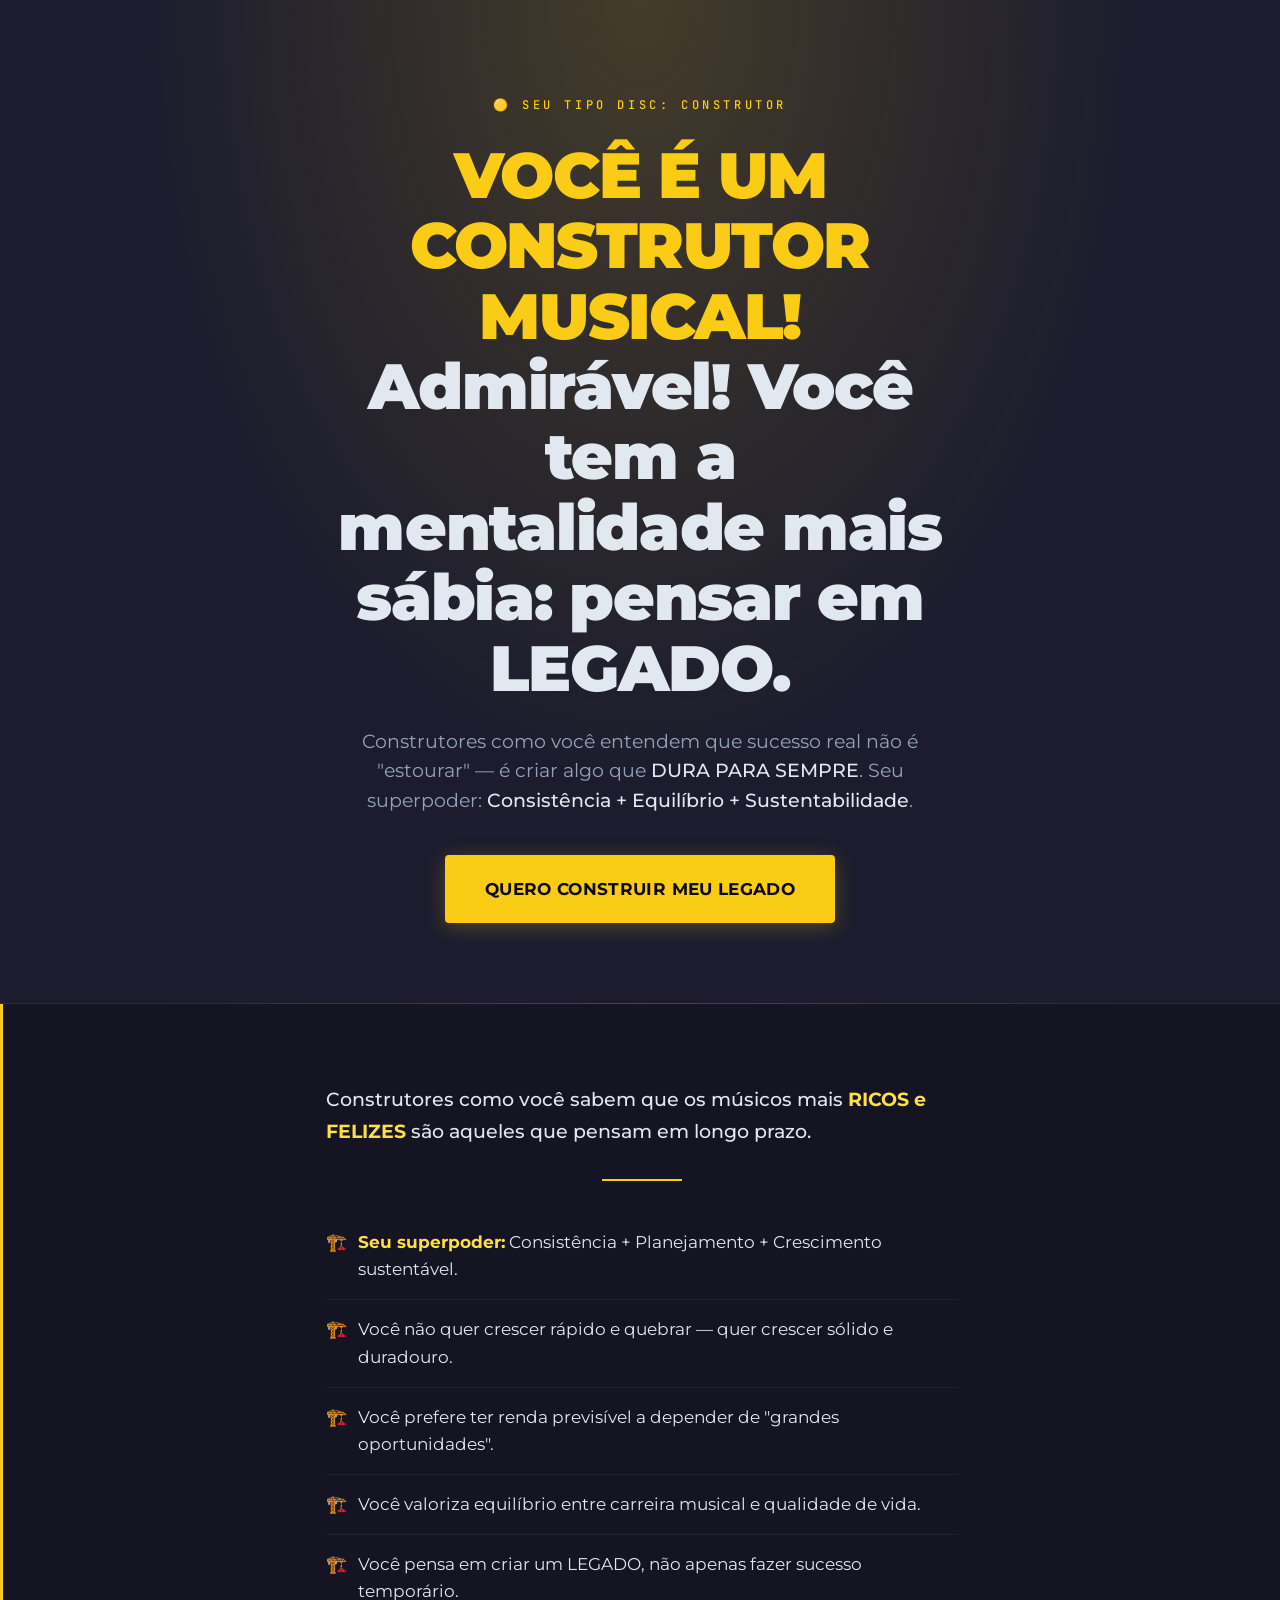
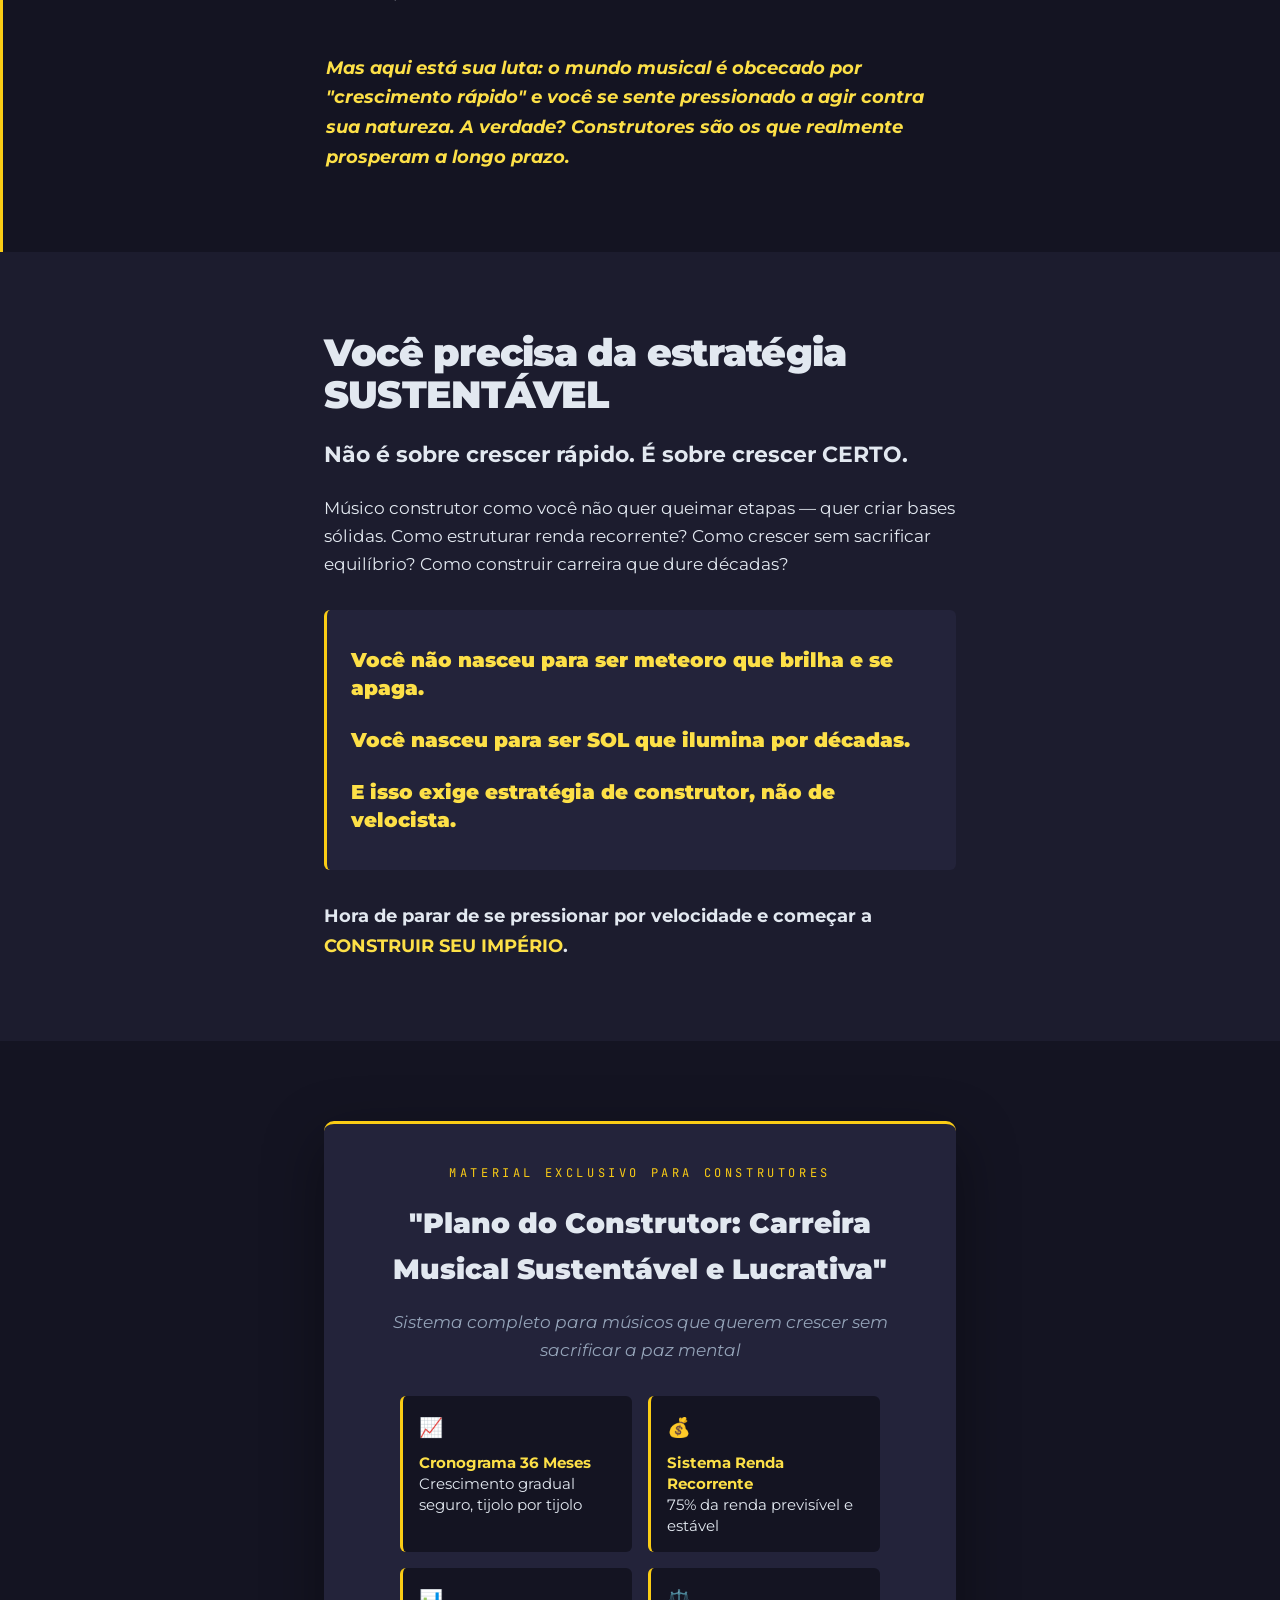
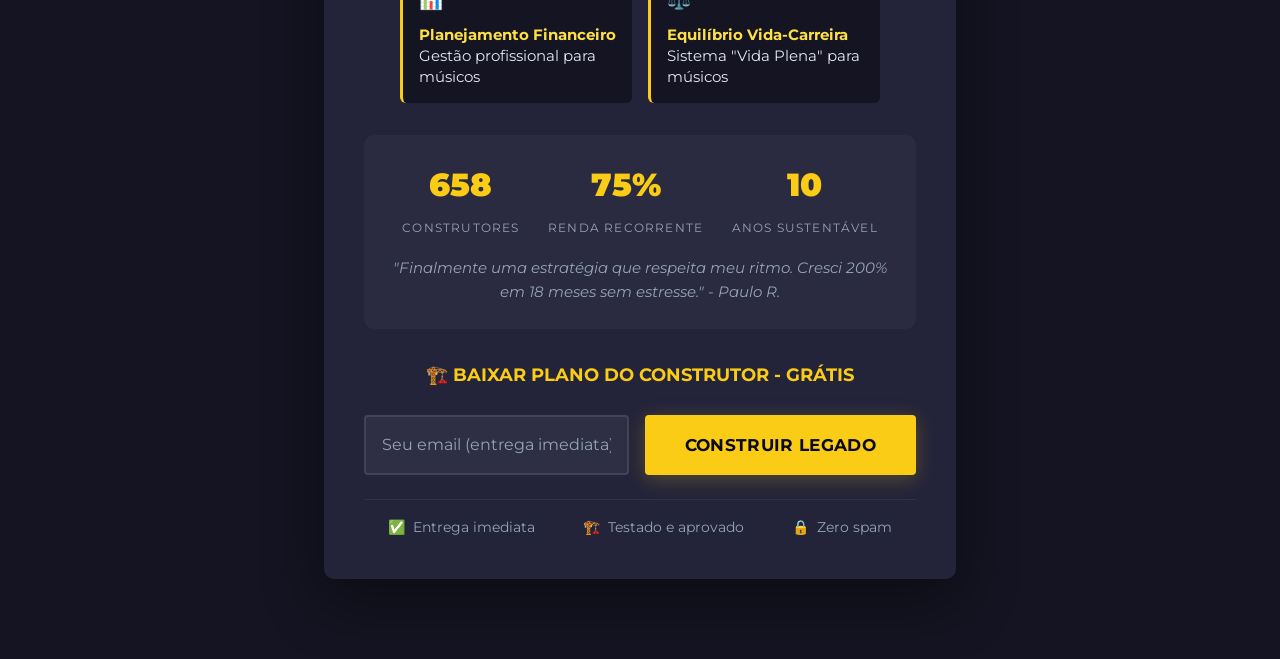
<file: landing/construtor.html>
<!DOCTYPE html>
<html lang="pt-BR">
<head>
<meta charset="UTF-8">
<meta name="viewport" content="width=device-width, initial-scale=1.0">
<title>MAESTRO PALCO — Plano do Construtor Musical</title>
<meta name="description" content="Sistema completo para músicos equilibrados: crescimento sustentável, renda recorrente e planejamento de longo prazo. Construa seu legado musical.">

<!-- SEO — Canonical & Indexação -->
<link rel="canonical" href="https://maestropalco.rota50ia.com/construtor">
<meta name="robots" content="index, follow">
<meta name="author" content="Edilson Morais">
<meta name="theme-color" content="#FACC15">

<!-- Open Graph — Facebook, WhatsApp, LinkedIn -->
<meta property="og:type" content="website">
<meta property="og:url" content="https://maestropalco.rota50ia.com/construtor">
<meta property="og:title" content="MAESTRO PALCO — Plano do Construtor Musical">
<meta property="og:description" content="Sistema completo para músicos que pensam em LEGADO e crescimento sustentável.">
<meta property="og:image" content="https://maestropalco.rota50ia.com/og-image-construtor.jpg">
<meta property="og:locale" content="pt_BR">
<meta property="og:site_name" content="MAESTRO PALCO">

<link rel="preconnect" href="https://fonts.googleapis.com">
<link rel="preconnect" href="https://fonts.gstatic.com" crossorigin>
<link href="https://fonts.googleapis.com/css2?family=Montserrat:wght@300;400;500;600;700;900&family=JetBrains+Mono:wght@400;500&display=swap" rel="stylesheet">

<style>
  /* ═══════════════════════════════════════════════
     MAESTRO PALCO DESIGN SYSTEM — CONSTRUTOR VARIANT
     Base: Midnight + Gold / Variant: Yellow accents for Stability
  ═══════════════════════════════════════════════ */
  :root {
    /* DESIGN TOKENS OFICIAIS MAESTRO */
    --m-midnight-950: #141422;
    --m-midnight-900: #1C1C2E;
    --m-midnight-800: #23233A;
    --m-midnight-700: #2D2D4A;
    --m-midnight-600: #37376A;
    --m-midnight-500: #3F3F72;

    --m-gold-900: #6B5220;
    --m-gold-800: #886828;
    --m-gold-700: #A07D34;
    --m-gold-600: #B89340;
    --m-gold-500: #C9A84C;
    --m-gold-400: #DFBE62;
    --m-gold-300: #F0D080;
    --m-gold-200: #FFE399;
    --m-gold-100: #FFEFC2;

    --m-slate-200: #E2E8F0;
    --m-slate-300: #CBD5E1;
    --m-slate-400: #94A3B8;
    --m-slate-500: #64748B;
    --m-slate-600: #475569;
    --m-slate-700: #334155;

    /* Construtor Yellow (neurological stability) */
    --m-yellow-500:   #FACC15;
    --m-yellow-300:   #FDE047;
    --m-yellow-glow:  rgba(250, 204, 21, 0.18);
    --m-yellow-dim:   rgba(250, 204, 21, 0.08);

    /* Semantic */
    --m-ink:          #0A0A14;
    --m-danger:       #EF4444;
    --m-success:      #10B981;

    /* Borders */
    --border-faint:   rgba(255, 255, 255, 0.06);
    --border-soft:    rgba(255, 255, 255, 0.10);
    --border-gold:    rgba(201, 168, 76, 0.35);
    --border-yellow:  rgba(250, 204, 21, 0.35);

    /* Spacing */
    --sp-1: 4px;   --sp-2: 8px;   --sp-3: 12px;  --sp-4: 16px;
    --sp-5: 20px;  --sp-6: 24px;  --sp-8: 32px;  --sp-10: 40px;
    --sp-12: 48px; --sp-16: 64px; --sp-20: 80px; --sp-24: 96px;

    /* Typography OFICIAL */
    --font-display: 'Montserrat', 'Arial Black', Helvetica, sans-serif;
    --font-sans:    'Montserrat', -apple-system, BlinkMacSystemFont, sans-serif;
    --font-mono:    'JetBrains Mono', 'Fira Code', monospace;

    /* Radius */
    --r-sm: 4px;  --r-md: 6px;  --r-lg: 10px;  --r-xl: 14px;

    /* Container */
    --container: 680px;
  }

  /* ═══════════════════════════════════════════════
     RESET / BASE
  ═══════════════════════════════════════════════ */
  *, *::before, *::after { box-sizing: border-box; margin: 0; padding: 0; }

  html { scroll-behavior: smooth; }

  body {
    font-family: var(--font-sans);
    font-weight: 400;
    font-size: 17px;
    line-height: 1.65;
    color: var(--m-slate-200);
    background: var(--m-midnight-900);
    -webkit-font-smoothing: antialiased;
    -moz-osx-font-smoothing: grayscale;
    text-rendering: optimizeLegibility;
  }

  .container {
    max-width: var(--container);
    margin: 0 auto;
    padding: 0 var(--sp-6);
  }

  section { padding: var(--sp-20) 0; }

  /* ═══════════════════════════════════════════════
     TYPE SCALE — Montserrat 900 display
  ═══════════════════════════════════════════════ */
  h1, h2, h3, h4 {
    font-family: var(--font-display);
    font-weight: 900;
    line-height: 1.1;
    letter-spacing: -0.02em;
    color: var(--m-slate-200);
  }

  h1 { font-size: clamp(40px, 7vw, 64px); }
  h2 { font-size: clamp(28px, 4.5vw, 38px); margin-bottom: var(--sp-6); }
  h3 { font-size: clamp(20px, 3vw, 24px); margin-bottom: var(--sp-4); }
  h4 { font-size: 18px; font-weight: 700; margin-bottom: var(--sp-3); }

  p { margin-bottom: var(--sp-4); }
  p:last-child { margin-bottom: 0; }

  a { color: var(--m-yellow-300); text-decoration: none; }
  strong { color: var(--m-yellow-300); font-weight: 700; }

  /* ═══════════════════════════════════════════════
     ATOMS — BUTTON
  ═══════════════════════════════════════════════ */
  .btn-cta {
    display: inline-block;
    font-family: var(--font-display);
    font-weight: 700;
    font-size: 17px;
    letter-spacing: 0.02em;
    background: var(--m-yellow-500);
    color: var(--m-ink);
    border: none;
    border-radius: var(--r-sm);
    padding: var(--sp-5) var(--sp-10);
    cursor: pointer;
    transition: transform 0.15s ease, background 0.15s ease, box-shadow 0.15s ease;
    text-align: center;
    text-transform: uppercase;
    box-shadow: 0 4px 20px rgba(250, 204, 21, 0.25);
  }
  .btn-cta:hover {
    background: var(--m-yellow-300);
    transform: translateY(-2px);
    box-shadow: 0 6px 28px rgba(250, 204, 21, 0.35);
  }
  .btn-cta-lg {
    font-size: 19px;
    padding: var(--sp-6) var(--sp-12);
    width: 100%;
    max-width: 520px;
  }

  /* Divider */
  .divider-yellow {
    width: 80px; height: 2px;
    background: var(--m-yellow-500);
    margin: var(--sp-8) auto;
    border: none;
  }

  /* ═══════════════════════════════════════════════
     HERO CONSTRUTOR
  ═══════════════════════════════════════════════ */
  .hero {
    padding: var(--sp-24) 0 var(--sp-20);
    background:
      radial-gradient(ellipse at top, var(--m-yellow-glow) 0%, transparent 55%),
      var(--m-midnight-900);
    border-bottom: 1px solid var(--border-faint);
    text-align: center;
  }
  .hero .eyebrow {
    font-family: var(--font-mono);
    font-size: 12px;
    font-weight: 500;
    letter-spacing: 0.3em;
    text-transform: uppercase;
    color: var(--m-yellow-500);
    margin-bottom: var(--sp-6);
  }
  .hero h1 {
    color: var(--m-yellow-500);
    margin-bottom: var(--sp-6);
  }
  .hero h1 .highlight {
    color: var(--m-slate-200);
    display: block;
  }
  .hero .subheadline {
    font-size: 19px;
    line-height: 1.55;
    color: var(--m-slate-400);
    margin-bottom: var(--sp-10);
    font-weight: 400;
    max-width: 600px;
    margin-left: auto;
    margin-right: auto;
  }
  .hero .subheadline strong {
    color: var(--m-slate-200);
    font-weight: 500;
  }

  /* ═══════════════════════════════════════════════
     IDENTIFICAÇÃO CONSTRUTOR
  ═══════════════════════════════════════════════ */
  .identification {
    background: var(--m-midnight-950);
    border-left: 3px solid var(--m-yellow-500);
  }
  .identification .intro {
    font-size: 19px;
    font-weight: 500;
    color: var(--m-slate-200);
    margin-bottom: var(--sp-8);
  }
  .ident-list {
    list-style: none;
    margin-bottom: var(--sp-8);
  }
  .ident-list li {
    position: relative;
    padding: var(--sp-4) 0 var(--sp-4) var(--sp-8);
    border-bottom: 1px solid var(--border-faint);
    color: var(--m-slate-200);
    font-size: 17px;
    line-height: 1.6;
  }
  .ident-list li:last-child { border-bottom: none; }
  .ident-list li::before {
    content: "🏗️";
    position: absolute;
    left: 0;
    top: var(--sp-4);
    font-weight: 900;
    font-family: var(--font-display);
  }
  .identification .closing {
    font-weight: 700;
    color: var(--m-yellow-300);
    font-size: 18px;
    font-style: italic;
    margin-top: var(--sp-6);
  }

  /* ═══════════════════════════════════════════════
     PROBLEMA REAL
  ═══════════════════════════════════════════════ */
  .problem { text-align: left; }
  .problem .lead {
    font-size: 22px;
    font-weight: 700;
    color: var(--m-slate-200);
    margin-bottom: var(--sp-6);
    line-height: 1.35;
  }
  .problem .emphasis {
    font-family: var(--font-display);
    font-weight: 900;
    color: var(--m-yellow-300);
    font-size: 20px;
    display: block;
    padding: var(--sp-3) 0;
    line-height: 1.4;
  }
  .problem .emphasis-block {
    margin: var(--sp-8) 0;
    padding: var(--sp-6);
    background: var(--m-midnight-800);
    border-left: 3px solid var(--m-yellow-500);
    border-radius: var(--r-md);
  }
  .problem .signoff {
    font-weight: 700;
    color: var(--m-slate-200);
    font-size: 18px;
    margin-top: var(--sp-6);
  }

  /* ═══════════════════════════════════════════════
     LEAD MAGNET
  ═══════════════════════════════════════════════ */
  .lead-magnet-section {
    background: var(--m-midnight-950);
  }
  .lead-magnet {
    background: var(--m-midnight-800);
    border-top: 3px solid var(--m-yellow-500);
    border-radius: var(--r-lg);
    padding: var(--sp-10);
    text-align: center;
    box-shadow: 0 20px 60px rgba(0, 0, 0, 0.4);
  }
  .lead-magnet .eyebrow {
    font-family: var(--font-mono);
    font-size: 12px;
    letter-spacing: 0.3em;
    text-transform: uppercase;
    color: var(--m-yellow-500);
    margin-bottom: var(--sp-4);
  }
  .lead-magnet .title {
    font-family: var(--font-display);
    font-weight: 900;
    font-size: 28px;
    color: var(--m-slate-200);
    margin-bottom: var(--sp-4);
  }
  .lead-magnet .subtitle {
    color: var(--m-slate-400);
    font-style: italic;
    margin-bottom: var(--sp-8);
  }

  /* ═══════════════════════════════════════════════
     BENEFITS GRID
  ═══════════════════════════════════════════════ */
  .benefits-grid {
    display: grid;
    grid-template-columns: 1fr 1fr;
    gap: var(--sp-4);
    margin: var(--sp-8) auto;
    max-width: 480px;
    text-align: left;
  }
  .benefit-item {
    background: var(--m-midnight-950);
    border-radius: var(--r-md);
    padding: var(--sp-4);
    border-left: 3px solid var(--m-yellow-500);
  }
  .benefit-item .icon {
    font-size: 1.2rem;
    color: var(--m-yellow-500);
    margin-bottom: var(--sp-2);
  }
  .benefit-item .text {
    font-size: 15px;
    color: var(--m-slate-200);
    line-height: 1.4;
  }
  .benefit-item .text strong {
    color: var(--m-yellow-300);
    font-weight: 700;
  }

  /* ═══════════════════════════════════════════════
     FORM SECTION
  ═══════════════════════════════════════════════ */
  .form-section {
    margin-top: var(--sp-8);
  }
  .form-title {
    font-family: var(--font-display);
    font-weight: 700;
    color: var(--m-yellow-500);
    font-size: 18px;
    margin-bottom: var(--sp-6);
  }
  .email-form {
    display: flex;
    gap: var(--sp-4);
    margin-bottom: var(--sp-4);
  }
  .email-input {
    flex: 1;
    padding: var(--sp-4);
    border: 2px solid rgba(255,255,255,0.1);
    border-radius: var(--r-sm);
    background: rgba(255,255,255,0.05);
    color: var(--m-slate-200);
    font-size: 16px;
    font-family: var(--font-sans);
    transition: all 0.3s ease;
  }
  .email-input:focus {
    outline: none;
    border-color: var(--m-yellow-500);
    background: rgba(255,255,255,0.08);
  }
  .email-input::placeholder {
    color: var(--m-slate-400);
  }

  /* ═══════════════════════════════════════════════
     GUARANTEES
  ═══════════════════════════════════════════════ */
  .guarantees {
    display: flex;
    justify-content: space-around;
    margin-top: var(--sp-6);
    padding-top: var(--sp-4);
    border-top: 1px solid var(--border-faint);
    font-size: 14px;
    color: var(--m-slate-400);
  }
  .guarantee-item {
    display: flex;
    align-items: center;
    gap: var(--sp-2);
  }
  .guarantee-item .icon {
    color: var(--m-yellow-500);
    font-size: 14px;
  }

  /* ═══════════════════════════════════════════════
     SOCIAL PROOF
  ═══════════════════════════════════════════════ */
  .social-proof {
    background: rgba(255,255,255,0.03);
    border-radius: var(--r-lg);
    padding: var(--sp-6);
    margin: var(--sp-8) 0;
    text-align: center;
  }
  .proof-numbers {
    display: flex;
    justify-content: space-around;
    margin-bottom: var(--sp-4);
  }
  .proof-item {
    text-align: center;
  }
  .proof-number {
    font-size: 2rem;
    font-weight: 900;
    color: var(--m-yellow-500);
    display: block;
  }
  .proof-label {
    font-size: 12px;
    color: var(--m-slate-400);
    text-transform: uppercase;
    letter-spacing: 0.1em;
  }
  .proof-text {
    color: var(--m-slate-400);
    font-style: italic;
    font-size: 15px;
  }

  /* ═══════════════════════════════════════════════
     RESPONSIVE
  ═══════════════════════════════════════════════ */
  @media (max-width: 600px) {
    section { padding: var(--sp-16) 0; }
    .hero { padding: var(--sp-20) 0 var(--sp-16); }
    .benefits-grid { grid-template-columns: 1fr; }
    .email-form { flex-direction: column; }
    .btn-cta-lg { width: 100%; }
    .guarantees { flex-direction: column; gap: var(--sp-2); align-items: center; }
    .proof-numbers { flex-direction: column; gap: var(--sp-4); }
    body { font-size: 16px; }
  }
</style>
</head>

<body>

<!-- ═══════════════════════════════════════════════
     HERO CONSTRUTOR
════════════════════════════════════════════════ -->
<section class="hero">
  <div class="container">
    <div class="eyebrow">🟡 SEU TIPO DISC: CONSTRUTOR</div>
    
    <h1>
      VOCÊ É UM CONSTRUTOR MUSICAL!
      <span class="highlight">Admirável! Você tem a mentalidade mais sábia: pensar em LEGADO.</span>
    </h1>
    
    <p class="subheadline">
      Construtores como você entendem que sucesso real não é "estourar" — é criar algo que <strong>DURA PARA SEMPRE</strong>. 
      Seu superpoder: <strong>Consistência + Equilíbrio + Sustentabilidade</strong>.
    </p>
    
    <a href="../04-ISCAS-DIGITAIS/S-EBOOK-CONSTRUTOR-MUSICAL-REDESIGN.html" target="_blank" class="btn-cta">Quero construir meu legado</a>
  </div>
</section>

<!-- ═══════════════════════════════════════════════
     IDENTIFICAÇÃO CONSTRUTOR
════════════════════════════════════════════════ -->
<section class="identification">
  <div class="container">
    <p class="intro">Construtores como você sabem que os músicos mais <strong>RICOS e FELIZES</strong> são aqueles que pensam em longo prazo.</p>
    
    <div class="divider-yellow"></div>
    
    <ul class="ident-list">
      <li><strong>Seu superpoder:</strong> Consistência + Planejamento + Crescimento sustentável.</li>
      <li>Você não quer crescer rápido e quebrar — quer crescer sólido e duradouro.</li>
      <li>Você prefere ter renda previsível a depender de "grandes oportunidades".</li>
      <li>Você valoriza equilíbrio entre carreira musical e qualidade de vida.</li>
      <li>Você pensa em criar um LEGADO, não apenas fazer sucesso temporário.</li>
    </ul>
    
    <p class="closing">Mas aqui está sua luta: o mundo musical é obcecado por "crescimento rápido" e você se sente pressionado a agir contra sua natureza. A verdade? <strong>Construtores são os que realmente prosperam</strong> a longo prazo.</p>
  </div>
</section>

<!-- ═══════════════════════════════════════════════
     PROBLEMA REAL
════════════════════════════════════════════════ -->
<section class="problem">
  <div class="container">
    <h2>Você precisa da estratégia SUSTENTÁVEL</h2>
    <p class="lead">Não é sobre crescer rápido. É sobre crescer CERTO.</p>
    <p>Músico construtor como você não quer queimar etapas — quer criar bases sólidas. Como estruturar renda recorrente? Como crescer sem sacrificar equilíbrio? Como construir carreira que dure décadas?</p>
    
    <div class="emphasis-block">
      <span class="emphasis">Você não nasceu para ser meteoro que brilha e se apaga.</span>
      <span class="emphasis">Você nasceu para ser SOL que ilumina por décadas.</span>
      <span class="emphasis">E isso exige estratégia de construtor, não de velocista.</span>
    </div>

    <p class="signoff">Hora de parar de se pressionar por velocidade e começar a <strong>CONSTRUIR SEU IMPÉRIO</strong>.</p>
  </div>
</section>

<!-- ═══════════════════════════════════════════════
     LEAD MAGNET CONSTRUTOR
════════════════════════════════════════════════ -->
<section class="lead-magnet-section" id="lead-magnet">
  <div class="container">
    <div class="lead-magnet">
      <div class="eyebrow">MATERIAL EXCLUSIVO PARA CONSTRUTORES</div>
      <div class="title">"Plano do Construtor: Carreira Musical Sustentável e Lucrativa"</div>
      <div class="subtitle">Sistema completo para músicos que querem crescer sem sacrificar a paz mental</div>
      
      <div class="benefits-grid">
        <div class="benefit-item">
          <div class="icon">📈</div>
          <div class="text"><strong>Cronograma 36 Meses</strong><br>Crescimento gradual seguro, tijolo por tijolo</div>
        </div>
        <div class="benefit-item">
          <div class="icon">💰</div>
          <div class="text"><strong>Sistema Renda Recorrente</strong><br>75% da renda previsível e estável</div>
        </div>
        <div class="benefit-item">
          <div class="icon">📊</div>
          <div class="text"><strong>Planejamento Financeiro</strong><br>Gestão profissional para músicos</div>
        </div>
        <div class="benefit-item">
          <div class="icon">⚖️</div>
          <div class="text"><strong>Equilíbrio Vida-Carreira</strong><br>Sistema "Vida Plena" para músicos</div>
        </div>
      </div>
      
      <!-- Social Proof -->
      <div class="social-proof">
        <div class="proof-numbers">
          <div class="proof-item">
            <span class="proof-number">658</span>
            <span class="proof-label">Construtores</span>
          </div>
          <div class="proof-item">
            <span class="proof-number">75%</span>
            <span class="proof-label">Renda recorrente</span>
          </div>
          <div class="proof-item">
            <span class="proof-number">10</span>
            <span class="proof-label">Anos sustentável</span>
          </div>
        </div>
        <div class="proof-text">"Finalmente uma estratégia que respeita meu ritmo. Cresci 200% em 18 meses sem estresse." - Paulo R.</div>
      </div>
      
      <!-- Form -->
      <div class="form-section">
        <div class="form-title">🏗️ BAIXAR PLANO DO CONSTRUTOR - GRÁTIS</div>
        
        <form class="email-form" onsubmit="submitForm(event)">
          <input 
            type="email" 
            class="email-input" 
            placeholder="Seu email (entrega imediata)" 
            required
            id="email"
          >
          <button type="submit" class="btn-cta">
            CONSTRUIR LEGADO
          </button>
        </form>
        
        <div class="guarantees">
          <div class="guarantee-item">
            <span class="icon">✅</span>
            <span>Entrega imediata</span>
          </div>
          <div class="guarantee-item">
            <span class="icon">🏗️</span>
            <span>Testado e aprovado</span>
          </div>
          <div class="guarantee-item">
            <span class="icon">🔒</span>
            <span>Zero spam</span>
          </div>
        </div>
      </div>
    </div>
  </div>
</section>

<script>
  // Analytics tracking neurológico para Construtores
  function trackEvent(eventName, properties = {}) {
    if (typeof gtag !== 'undefined') {
      gtag('event', eventName, {
        'personality_type': 'construtor',
        'page_type': 'lead_magnet_maestro',
        'neurotransmitter_target': 'serotonin',
        'conversion_psychology': 'stability_security',
        ...properties
      });
    }
  }
  
  // Track page view
  trackEvent('page_view', {
    'page_title': 'Plano do Construtor - Maestro Palco',
    'page_location': window.location.href,
    'disc_type': 'S_steadiness'
  });
  
  // Form submission para Construtores
  function submitForm(event) {
    event.preventDefault();
    
    const email = document.getElementById('email').value;
    
    // Track conversion
    trackEvent('lead_magnet_download', {
      'magnet_name': 'plano_construtor_maestro',
      'email_provided': true,
      'conversion_trigger': 'legacy_button'
    });
    
    // Mensagem para perfil Construtor (estável e reconfortante)
    alert(`Perfeito! 🏗️ Enviando Plano do Construtor para ${email}...\n\nEm 2 minutos você receberá:\n✅ Cronograma de Crescimento 36 Meses\n✅ Sistema de Renda Recorrente\n✅ Planejamento Financeiro Musical\n✅ Estratégias de Equilíbrio Vida-Carreira\n\n🌟 Agora você vai CONSTRUIR seu legado musical!`);
    
    // Redirect para página de agradecimento específica para Construtores
    // window.location.href = '/construtor-obrigado-maestro';
  }
  
  // Advanced tracking para personalidade Construtora
  let stabilityInteractions = 0;
  let stabilityTriggers = ['LEGADO', 'SUSTENTÁVEL', 'CONSTRUIR', 'EQUILÍBRIO', 'ESTÁVEL'];
  
  // Track scroll com foco em estabilidade
  let scrollTracked = false;
  window.addEventListener('scroll', function() {
    if (!scrollTracked && window.pageYOffset > 300) {
      trackEvent('scroll_engagement', {
        'scroll_depth': '50%',
        'stability_response': 'measured'
      });
      scrollTracked = true;
    }
  });
  
  // Track clicks em palavras-chave de estabilidade
  document.addEventListener('click', function(e) {
    const text = e.target.textContent || '';
    const hasStabilityTrigger = stabilityTriggers.some(trigger => text.includes(trigger));
    
    if (hasStabilityTrigger) {
      stabilityInteractions++;
      trackEvent('stability_trigger_click', {
        'trigger_word': text.substring(0, 20),
        'total_stability_interactions': stabilityInteractions
      });
    }
  });
  
  // Track time com contexto de consistência
  let timeStart = Date.now();
  window.addEventListener('beforeunload', function() {
    const timeSpent = Math.round((Date.now() - timeStart) / 1000);
    const consistencyScore = timeSpent > 180 ? 'high' : timeSpent > 90 ? 'medium' : 'low';
    
    trackEvent('session_end', {
      'time_spent_seconds': timeSpent,
      'consistency_score': consistencyScore,
      'stability_interactions': stabilityInteractions,
      'conversion_likelihood': consistencyScore === 'high' ? 'very_high' : 'medium'
    });
  });

  // Track steady engagement patterns
  let engagementPattern = [];
  setInterval(function() {
    engagementPattern.push(Date.now());
    if (engagementPattern.length > 5) {
      const avgInterval = engagementPattern.reduce((acc, curr, i) => {
        if (i === 0) return acc;
        return acc + (curr - engagementPattern[i-1]);
      }, 0) / (engagementPattern.length - 1);
      
      if (avgInterval > 15000 && avgInterval < 30000) { // Steady engagement pattern
        trackEvent('steady_engagement_pattern', {
          'pattern_type': 'consistent',
          'average_interval_ms': avgInterval
        });
      }
    }
  }, 15000);
</script>

<!-- Google Analytics (replace with your tracking code) -->
<script async src="https://www.googletagmanager.com/gtag/js?id=G-SXXB0S0NPL"></script>
<noscript><img height="1" width="1" style="display:none" src="https://www.facebook.com/tr?id=FACEBOOK_PIXEL_ID&ev=PageView&noscript=1" /></noscript>
<script>
  window.dataLayer = window.dataLayer || [];
  function gtag(){dataLayer.push(arguments);}
  gtag('js', new Date());
  gtag('config', 'G-SXXB0S0NPL');
</script>

</body>
</html>
</file>
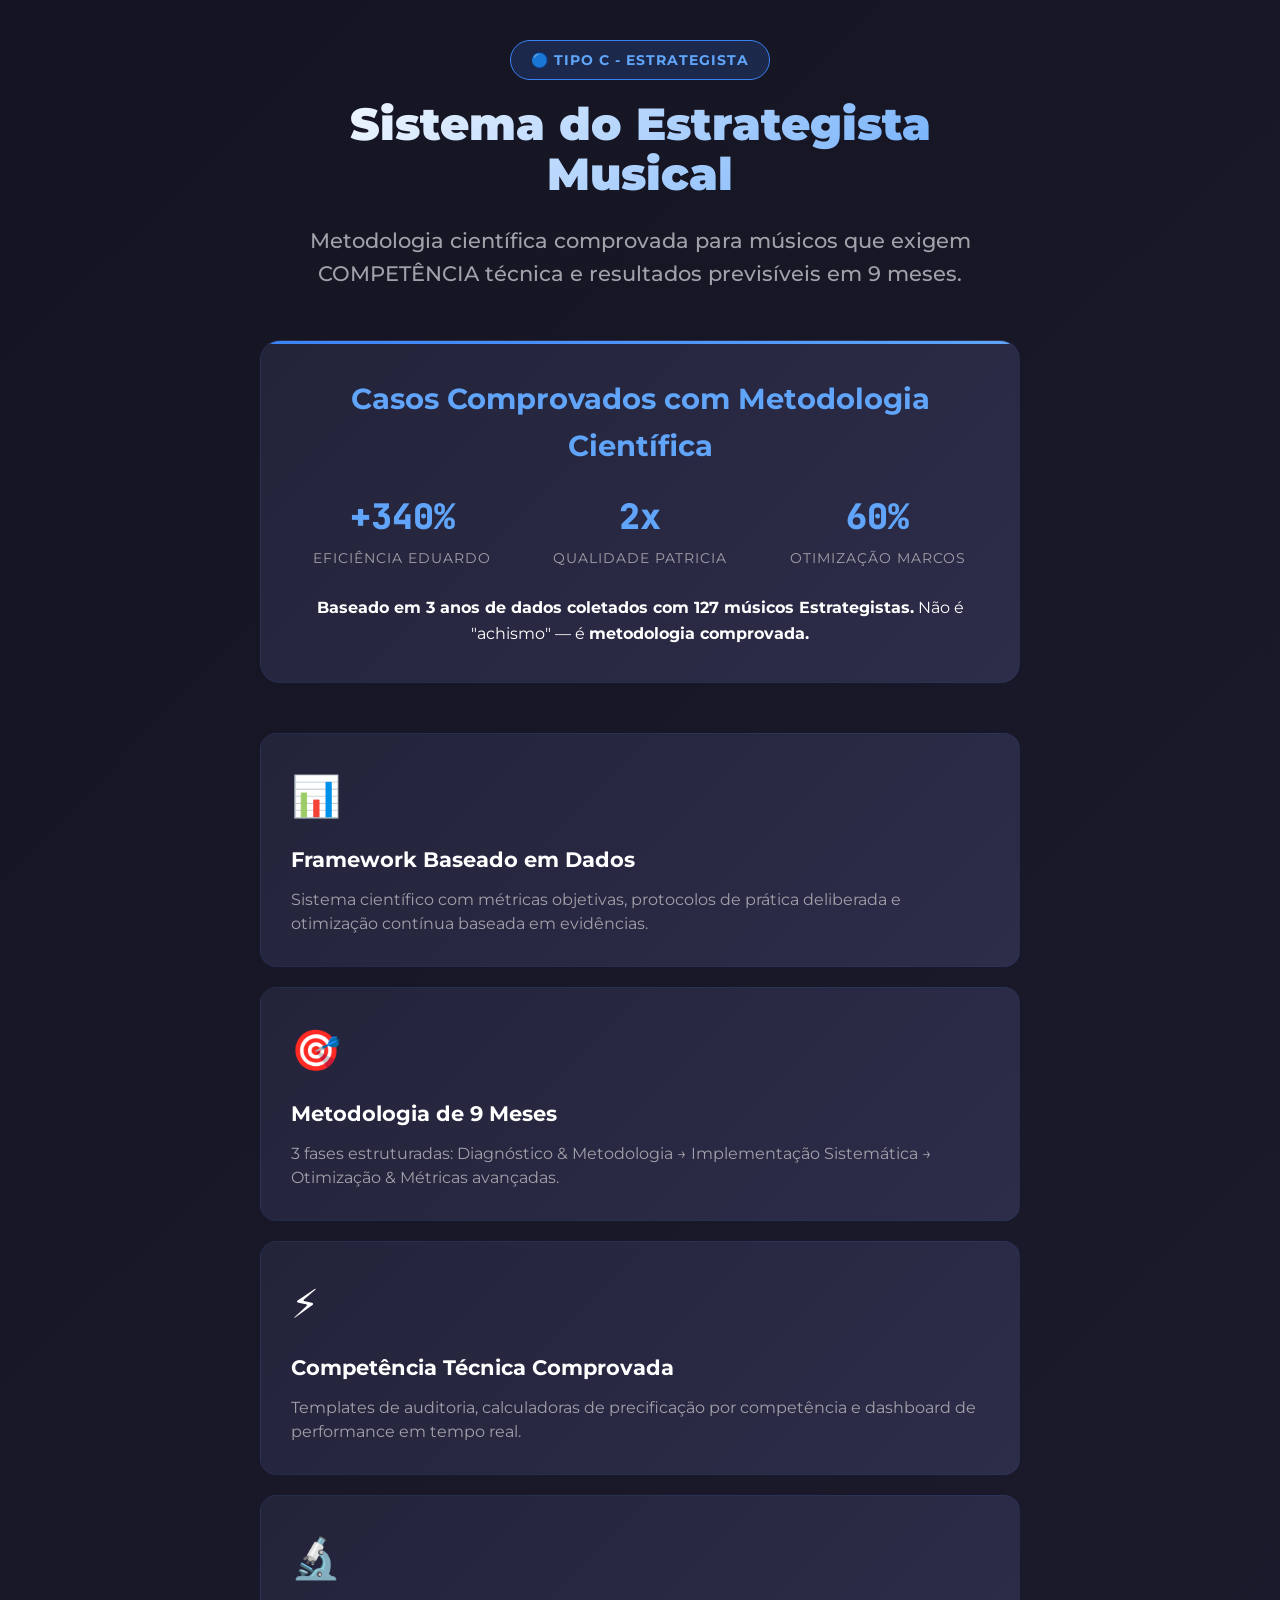
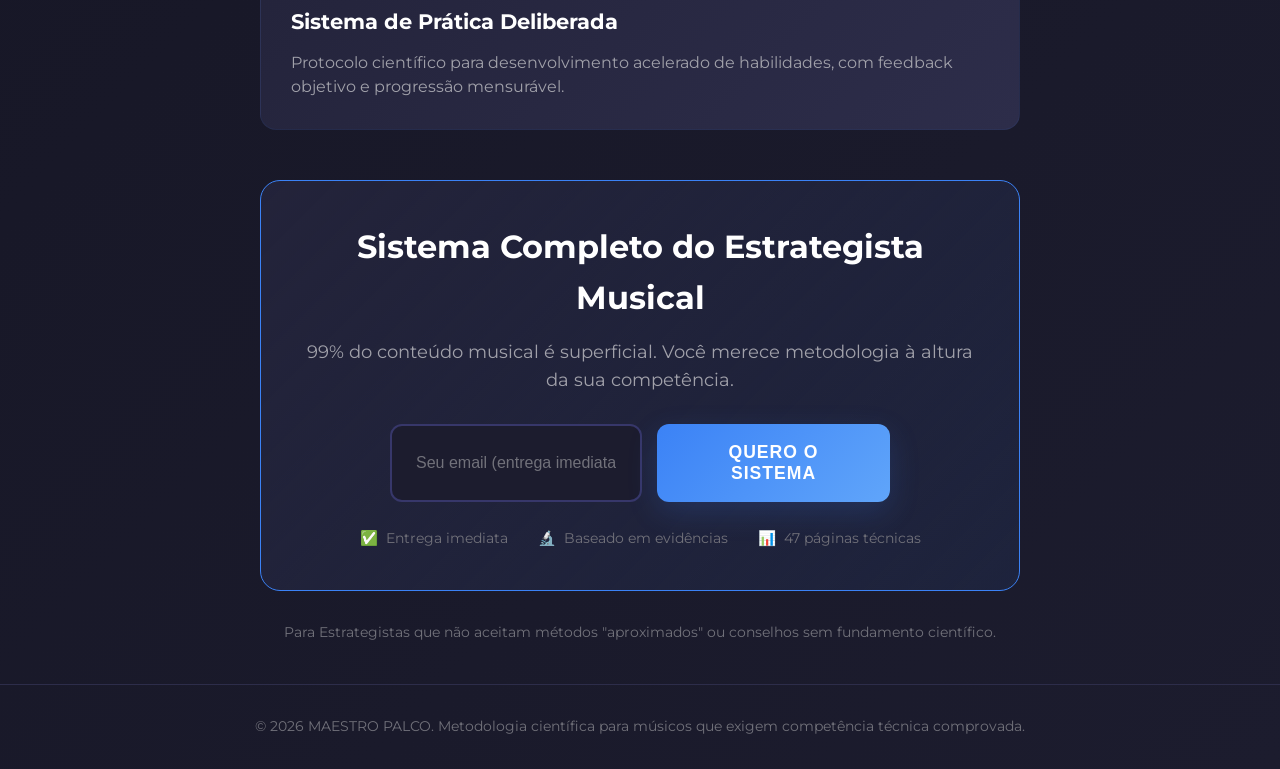
<file: landing/estrategista.html>
<!DOCTYPE html>
<html lang="pt-BR">
<head>
<meta charset="UTF-8">
<meta name="viewport" content="width=device-width, initial-scale=1.0">
<title>MAESTRO PALCO — Sistema do Estrategista Musical</title>
<meta name="description" content="Metodologia científica para músicos que querem COMPETÊNCIA comprovada. Framework baseado em dados, métricas avançadas e excelência técnica.">

<!-- SEO — Canonical & Indexação -->
<link rel="canonical" href="https://maestropalco.rota50ia.com/estrategista">
<meta name="robots" content="index, follow">
<meta name="author" content="Edilson Morais">
<meta name="theme-color" content="#3B82F6">

<!-- Open Graph — Facebook, WhatsApp, LinkedIn -->
<meta property="og:type" content="website">
<meta property="og:url" content="https://maestropalco.rota50ia.com/estrategista">
<meta property="og:title" content="MAESTRO PALCO — Sistema do Estrategista Musical">
<meta property="og:description" content="Metodologia científica para músicos que querem COMPETÊNCIA comprovada em 9 meses.">
<meta property="og:image" content="https://maestropalco.rota50ia.com/og-image-estrategista.jpg">
<meta property="og:locale" content="pt_BR">
<meta property="og:site_name" content="MAESTRO PALCO">

<link rel="preconnect" href="https://fonts.googleapis.com">
<link rel="preconnect" href="https://fonts.gstatic.com" crossorigin>
<link href="https://fonts.googleapis.com/css2?family=Montserrat:wght@400;500;700;900&family=JetBrains+Mono:wght@400;500&display=swap" rel="stylesheet">

<style>
  /* ═══════════════════════════════════════════════
     MAESTRO PALCO DESIGN SYSTEM — ESTRATEGISTA VARIANT
     Base: Midnight + Gold / Variant: Blue accents for Competence
  ═══════════════════════════════════════════════ */
  :root {
    /* Midnight surface hierarchy - BRANDBOOK OFICIAL */
    --m-midnight-950: #141422;
    --m-midnight-900: #1C1C2E;
    --m-midnight-800: #23233A;
    --m-midnight-700: #2D2D4A;
    --m-midnight-600: #37376A;
    --m-midnight-500: #3F3F72;

    /* Estrategista Blue (neurological competence) */
    --m-blue-500:     #3B82F6;
    --m-blue-300:     #60A5FA;
    --m-blue-glow:    rgba(59, 130, 246, 0.18);
    --m-blue-dim:     rgba(59, 130, 246, 0.08);

    /* Gold accents (Maestro brand) - BRANDBOOK OFICIAL */
    --m-gold-900: #6B5220;
    --m-gold-800: #886828;
    --m-gold-700: #A67E30;
    --m-gold-500: #C9A84C;
    --m-gold-300: #E5C66B;
    --m-gold-100: #F5E6A8;
    --m-gold-glow: rgba(201, 168, 76, 0.16);

    /* Text system */
    --text-primary:   #FFFFFF;
    --text-secondary: #A1A1AA;
    --text-muted:     #71717A;
  }

  /* === RESET & BASE === */
  * { margin: 0; padding: 0; box-sizing: border-box; }
  
  body {
    font-family: 'Montserrat', system-ui, sans-serif;
    background: linear-gradient(135deg, var(--m-midnight-950) 0%, var(--m-midnight-900) 100%);
    color: var(--text-primary);
    line-height: 1.6;
    min-height: 100vh;
  }

  /* === CONTAINER & LAYOUT === */
  .container {
    max-width: 800px;
    margin: 0 auto;
    padding: 40px 20px;
  }

  /* === HEADER === */
  .header {
    text-align: center;
    margin-bottom: 50px;
  }

  .badge {
    display: inline-block;
    background: var(--m-blue-glow);
    color: var(--m-blue-300);
    padding: 8px 20px;
    border-radius: 25px;
    font-size: 14px;
    font-weight: 700;
    text-transform: uppercase;
    letter-spacing: 1px;
    margin-bottom: 20px;
    border: 1px solid var(--m-blue-500);
  }

  .headline {
    font-size: 2.8rem;
    font-weight: 900;
    line-height: 1.1;
    margin-bottom: 25px;
    background: linear-gradient(135deg, var(--text-primary) 0%, var(--m-blue-300) 100%);
    -webkit-background-clip: text;
    -webkit-text-fill-color: transparent;
    background-clip: text;
  }

  .subheadline {
    font-size: 1.3rem;
    color: var(--text-secondary);
    margin-bottom: 20px;
    font-weight: 500;
  }

  /* === PROOF SECTION === */
  .proof {
    background: linear-gradient(135deg, var(--m-midnight-800) 0%, var(--m-midnight-700) 100%);
    border: 1px solid var(--m-blue-dim);
    border-radius: 20px;
    padding: 35px;
    margin-bottom: 50px;
    text-align: center;
    position: relative;
    overflow: hidden;
  }

  .proof::before {
    content: '';
    position: absolute;
    top: 0;
    left: 0;
    right: 0;
    height: 3px;
    background: linear-gradient(90deg, var(--m-blue-500), var(--m-blue-300));
  }

  .proof-title {
    font-size: 1.8rem;
    font-weight: 700;
    color: var(--m-blue-300);
    margin-bottom: 20px;
  }

  .metrics {
    display: grid;
    grid-template-columns: repeat(auto-fit, minmax(200px, 1fr));
    gap: 25px;
    margin-bottom: 25px;
  }

  .metric {
    text-align: center;
  }

  .metric-value {
    display: block;
    font-size: 2.2rem;
    font-weight: 900;
    color: var(--m-blue-300);
    font-family: 'JetBrains Mono', monospace;
  }

  .metric-label {
    font-size: 0.9rem;
    color: var(--text-secondary);
    text-transform: uppercase;
    letter-spacing: 1px;
  }

  /* === BENEFIT CARDS === */
  .benefits {
    display: grid;
    gap: 20px;
    margin-bottom: 50px;
  }

  .benefit-card {
    background: linear-gradient(135deg, var(--m-midnight-800) 0%, var(--m-midnight-700) 100%);
    border: 1px solid var(--m-blue-dim);
    border-radius: 16px;
    padding: 30px;
    transition: all 0.3s ease;
  }

  .benefit-card:hover {
    border-color: var(--m-blue-500);
    transform: translateY(-2px);
    box-shadow: 0 20px 40px var(--m-blue-glow);
  }

  .benefit-icon {
    font-size: 2.5rem;
    margin-bottom: 15px;
    display: block;
  }

  .benefit-title {
    font-size: 1.3rem;
    font-weight: 700;
    color: var(--text-primary);
    margin-bottom: 12px;
  }

  .benefit-description {
    color: var(--text-secondary);
    line-height: 1.5;
  }

  /* === CTA SECTION === */
  .cta-section {
    background: linear-gradient(135deg, var(--m-midnight-800) 0%, var(--m-blue-dim) 100%);
    border: 1px solid var(--m-blue-500);
    border-radius: 20px;
    padding: 40px;
    text-align: center;
    margin-bottom: 30px;
  }

  .cta-title {
    font-size: 2rem;
    font-weight: 700;
    margin-bottom: 15px;
    color: var(--text-primary);
  }

  .cta-subtitle {
    font-size: 1.1rem;
    color: var(--text-secondary);
    margin-bottom: 30px;
  }

  .email-form {
    display: flex;
    gap: 15px;
    max-width: 500px;
    margin: 0 auto 20px;
  }

  .email-input {
    flex: 1;
    padding: 18px 24px;
    border: 2px solid var(--m-midnight-600);
    border-radius: 12px;
    background: var(--m-midnight-900);
    color: var(--text-primary);
    font-size: 16px;
    transition: all 0.3s ease;
  }

  .email-input:focus {
    outline: none;
    border-color: var(--m-blue-500);
    box-shadow: 0 0 20px var(--m-blue-glow);
  }

  .email-input::placeholder {
    color: var(--text-muted);
  }

  .btn-cta {
    background: linear-gradient(135deg, var(--m-blue-500) 0%, var(--m-blue-300) 100%);
    color: white;
    padding: 18px 35px;
    border: none;
    border-radius: 12px;
    font-size: 1.1rem;
    font-weight: 700;
    text-decoration: none;
    display: inline-block;
    transition: all 0.3s ease;
    cursor: pointer;
    text-transform: uppercase;
    letter-spacing: 1px;
    box-shadow: 0 10px 30px var(--m-blue-glow);
  }

  .btn-cta:hover {
    transform: translateY(-3px) scale(1.02);
    box-shadow: 0 20px 40px var(--m-blue-glow);
  }

  .trust-indicators {
    display: flex;
    justify-content: center;
    gap: 30px;
    margin-top: 25px;
    font-size: 0.9rem;
    color: var(--text-muted);
  }

  .trust-indicator {
    display: flex;
    align-items: center;
    gap: 8px;
  }

  /* === FOOTER === */
  .footer {
    text-align: center;
    padding: 30px 0;
    border-top: 1px solid var(--m-midnight-700);
    color: var(--text-muted);
    font-size: 0.9rem;
  }

  /* === RESPONSIVE === */
  @media (max-width: 768px) {
    .headline { font-size: 2.2rem; }
    .subheadline { font-size: 1.1rem; }
    .container { padding: 20px 15px; }
    .email-form { flex-direction: column; }
    .trust-indicators { flex-direction: column; gap: 15px; }
    .metrics { grid-template-columns: 1fr; }
  }

  @media (max-width: 600px) {
    .headline { font-size: 1.9rem; }
    .proof { padding: 25px; }
    .cta-section { padding: 30px 20px; }
    .email-form { flex-direction: column; }
  }
</style>
</head>

<body>
<div class="container">
  <header class="header">
    <div class="badge">🔵 TIPO C - ESTRATEGISTA</div>
    <h1 class="headline">Sistema do Estrategista Musical</h1>
    <p class="subheadline">Metodologia científica comprovada para músicos que exigem COMPETÊNCIA técnica e resultados previsíveis em 9 meses.</p>
  </header>

  <section class="proof">
    <h2 class="proof-title">Casos Comprovados com Metodologia Científica</h2>
    <div class="metrics">
      <div class="metric">
        <span class="metric-value">+340%</span>
        <span class="metric-label">Eficiência Eduardo</span>
      </div>
      <div class="metric">
        <span class="metric-value">2x</span>
        <span class="metric-label">Qualidade Patricia</span>
      </div>
      <div class="metric">
        <span class="metric-value">60%</span>
        <span class="metric-label">Otimização Marcos</span>
      </div>
    </div>
    <p><strong>Baseado em 3 anos de dados coletados com 127 músicos Estrategistas.</strong> Não é "achismo" — é <strong>metodologia comprovada.</strong></p>
  </section>

  <section class="benefits">
    <div class="benefit-card">
      <span class="benefit-icon">📊</span>
      <h3 class="benefit-title">Framework Baseado em Dados</h3>
      <p class="benefit-description">Sistema científico com métricas objetivas, protocolos de prática deliberada e otimização contínua baseada em evidências.</p>
    </div>

    <div class="benefit-card">
      <span class="benefit-icon">🎯</span>
      <h3 class="benefit-title">Metodologia de 9 Meses</h3>
      <p class="benefit-description">3 fases estruturadas: Diagnóstico & Metodologia → Implementação Sistemática → Otimização & Métricas avançadas.</p>
    </div>

    <div class="benefit-card">
      <span class="benefit-icon">⚡</span>
      <h3 class="benefit-title">Competência Técnica Comprovada</h3>
      <p class="benefit-description">Templates de auditoria, calculadoras de precificação por competência e dashboard de performance em tempo real.</p>
    </div>

    <div class="benefit-card">
      <span class="benefit-icon">🔬</span>
      <h3 class="benefit-title">Sistema de Prática Deliberada</h3>
      <p class="benefit-description">Protocolo científico para desenvolvimento acelerado de habilidades, com feedback objetivo e progressão mensurável.</p>
    </div>
  </section>

  <section class="cta-section">
    <h2 class="cta-title">Sistema Completo do Estrategista Musical</h2>
    <p class="cta-subtitle">99% do conteúdo musical é superficial. Você merece metodologia à altura da sua competência.</p>
    
    <form class="email-form" onsubmit="submitForm(event)">
      <input 
        type="email" 
        class="email-input" 
        placeholder="Seu email (entrega imediata)" 
        required 
        id="email"
      >
      <button type="submit" class="btn-cta">Quero o Sistema</button>
    </form>

    <div class="trust-indicators">
      <div class="trust-indicator">
        <span>✅</span>
        <span>Entrega imediata</span>
      </div>
      <div class="trust-indicator">
        <span>🔬</span>
        <span>Baseado em evidências</span>
      </div>
      <div class="trust-indicator">
        <span>📊</span>
        <span>47 páginas técnicas</span>
      </div>
    </div>
  </section>

  <p style="text-align: center; color: var(--text-muted); font-size: 0.9rem;">
    Para Estrategistas que não aceitam métodos "aproximados" ou conselhos sem fundamento científico.
  </p>
</div>

<footer class="footer">
  <p>&copy; 2026 MAESTRO PALCO. Metodologia científica para músicos que exigem competência técnica comprovada.</p>
</footer>

<script>
  // Analytics & Tracking
  function trackEvent(event_name, parameters = {}) {
    // Google Analytics
    if (typeof gtag !== 'undefined') {
      gtag('event', event_name, {
        ...parameters,
        'personality_type': 'C_compliance',
        'page_location': window.location.href,
        'methodology_focus': 'scientific_competence'
      });
    }

    // Facebook Pixel
    if (typeof fbq !== 'undefined') {
      fbq('track', event_name, {
        ...parameters,
        disc_type: 'C_compliance'
      });
    }
  }

  // Track page view com contexto Estrategista
  trackEvent('page_view', {
    'page_title': 'Landing Estrategista Musical',
    'disc_type': 'C_compliance'
  });
  
  // Form submission para Estrategistas
  function submitForm(event) {
    event.preventDefault();
    
    const email = document.getElementById('email').value;
    
    // Track conversion
    trackEvent('lead_magnet_download', {
      'magnet_name': 'sistema_estrategista_maestro',
      'email_provided': true,
      'conversion_trigger': 'competence_button'
    });
    
    // Mensagem para perfil Estrategista (precisa e técnica)
    alert(`CONFIRMADO. Enviando Sistema do Estrategista para ${email}...\n\nEntrega técnica em 2 minutos:\n✅ Framework baseado em dados\n✅ Metodologia de 9 meses\n✅ Dashboard de métricas\n✅ Protocolo de prática deliberada\n\n🔬 Sistema científico à altura da sua competência.`);
    
    // Redirect para ebook específico ou página de agradecimento
    window.location.href = '../04-ISCAS-DIGITAIS/EBOOK-ESTRATEGISTA-MUSICAL-REDESIGN.html';
  }
  
  // Advanced tracking para personalidade Estrategista
  let competenceInteractions = 0;
  let precisionTriggers = ['DADOS', 'CIENTÍFICO', 'METODOLOGIA', 'COMPROVADO', 'EVIDÊNCIAS'];
  
  // Track scroll com foco em competência
  let scrollTracked = false;
  window.addEventListener('scroll', function() {
    if (!scrollTracked && window.scrollY > 300) {
      trackEvent('engaged_scroll', {
        'engagement_level': 'competence_focus',
        'scroll_depth': '50%'
      });
      scrollTracked = true;
    }
  });

  // Track cliques em elementos de precisão
  document.addEventListener('click', function(e) {
    const element = e.target;
    const text = element.textContent || '';
    
    // Se clicou em elemento que contém triggers de precisão
    const hasPrecisionTrigger = precisionTriggers.some(trigger => 
      text.toUpperCase().includes(trigger)
    );
    
    if (hasPrecisionTrigger) {
      competenceInteractions++;
      trackEvent('precision_interaction', {
        'element_text': text.substring(0, 50),
        'interaction_count': competenceInteractions,
        'competence_trigger': text.toUpperCase().split(' ').find(word => 
          precisionTriggers.includes(word)
        ) || 'unknown'
      });
    }
  });

  // Track time on page para Estrategistas (maior atenção aos detalhes)
  let startTime = Date.now();
  let timeTracked = false;

  window.addEventListener('beforeunload', function() {
    if (!timeTracked) {
      const timeSpent = Math.round((Date.now() - startTime) / 1000);
      if (timeSpent > 60) { // Mais de 1 minuto = engajamento técnico
        trackEvent('technical_engagement', {
          'time_spent_seconds': timeSpent,
          'engagement_quality': timeSpent > 180 ? 'high_technical' : 'medium_technical'
        });
      }
      timeTracked = true;
    }
  });
</script>

<!-- Google Analytics -->
<script async src="https://www.googletagmanager.com/gtag/js?id=G-SXXB0S0NPL"></script>
<script>
  window.dataLayer = window.dataLayer || [];
  function gtag(){dataLayer.push(arguments);}
  gtag('js', new Date());
  gtag('config', 'G-SXXB0S0NPL');
  
  // Google Ads Conversion Tracking
  gtag('config', 'AW-CONVERSION_ID');
</script>

<!-- Facebook Pixel -->
<script>
  !function(f,b,e,v,n,t,s)
  {if(f.fbq)return;n=f.fbq=function(){n.callMethod?
  n.callMethod.apply(n,arguments):n.queue.push(arguments)};
  if(!f._fbq)f._fbq=n;n.push=n;n.loaded=!0;n.version='2.0';
  n.queue=[];t=b.createElement(e);t.async=!0;
  t.src=v;s=b.getElementsByTagName(e)[0];
  s.parentNode.insertBefore(t,s)}(window, document,'script',
  'https://connect.facebook.net/en_US/fbevents.js');
  fbq('init', 'FACEBOOK_PIXEL_ID');
  fbq('track', 'PageView');
</script>
</body>
</html>
</file>
<file: assets/css/style.css>
/* MAESTRO Design System - Podium Stage Philosophy */
:root {
    /* Colors: Midnight (Primary/Background) */
    --m-midnight-950: #141422;
    --m-midnight-900: #1C1C2E;
    --m-midnight-800: #23233A;
    --m-midnight-700: #2D2D4A;
    --m-midnight-600: #37376A;
    
    /* Colors: Gold (Accent) */
    --m-gold-500: #C9A84C;
    --m-gold-400: #DFBE62;
    --m-gold-300: #F0D080;
    --m-gold-200: #FFE399;
    
    /* Colors: Slate (Text) */
    --m-slate-200: #E2E8F0;
    --m-slate-400: #94A3B8;
    --m-slate-500: #64748B;
    
    /* Semantic Colors */
    --bg: var(--m-midnight-900);
    --bg-card: var(--m-midnight-800);
    --bg-deep: var(--m-midnight-950);
    --text: var(--m-slate-200);
    --text-muted: var(--m-slate-400);
    --accent: var(--m-gold-500);
    --accent-hover: var(--m-gold-400);
    --border: rgba(148, 163, 184, 0.12);
    
    /* Typography */
    --font-display: 'Montserrat', 'Arial Black', Helvetica, sans-serif;
    --font-sans: 'Montserrat', -apple-system, BlinkMacSystemFont, sans-serif;
}

* {
    margin: 0;
    padding: 0;
    box-sizing: border-box;
}

body {
    font-family: var(--font-sans);
    background: var(--bg);
    color: var(--text);
    line-height: 1.6;
    font-size: 16px;
}

.container {
    max-width: 680px;
    margin: 0 auto;
    padding: 40px 20px;
    min-height: 100vh;
    display: flex;
    flex-direction: column;
    justify-content: center;
}

.logo {
    text-align: center;
    margin-bottom: 60px;
}

.logo h1 {
    font-family: var(--font-display);
    font-size: 2.2rem;
    font-weight: 900;
    color: var(--accent);
    text-transform: uppercase;
    letter-spacing: 2px;
    margin-bottom: 8px;
}

.logo p {
    color: var(--text-muted);
    font-size: 0.9rem;
    text-transform: uppercase;
    letter-spacing: 1px;
}

.content {
    background: var(--bg-card);
    border-radius: 16px;
    padding: 48px 40px;
    border: 1px solid var(--border);
    margin-bottom: 32px;
}

.headline {
    font-family: var(--font-display);
    font-size: 2rem;
    font-weight: 700;
    color: var(--text);
    margin-bottom: 32px;
    line-height: 1.2;
    text-align: center;
}

.subheadline {
    font-size: 1.1rem;
    color: var(--text-muted);
    margin-bottom: 40px;
    text-align: center;
    font-weight: 400;
}

.story {
    margin-bottom: 40px;
}

.story p {
    margin-bottom: 24px;
    font-size: 1rem;
    line-height: 1.7;
    color: var(--text);
}

.story p strong {
    color: var(--accent);
    font-weight: 600;
}

.separator {
    height: 1px;
    background: var(--border);
    margin: 40px 0;
    opacity: 0.6;
}

.insight {
    background: linear-gradient(135deg, var(--bg-deep), var(--bg-card));
    border-left: 4px solid var(--accent);
    padding: 32px;
    border-radius: 8px;
    margin: 40px 0;
}

.insight h3 {
    font-family: var(--font-display);
    font-size: 1.4rem;
    font-weight: 600;
    color: var(--accent);
    margin-bottom: 16px;
}

.insight p {
    color: var(--text-muted);
    font-size: 1rem;
    line-height: 1.6;
}

.types-list {
    margin: 32px 0;
    padding: 0;
    list-style: none;
}

.types-list li {
    padding: 12px 0;
    border-bottom: 1px solid var(--border);
    font-size: 1rem;
    color: var(--text);
}

.types-list li strong {
    color: var(--accent);
    font-weight: 600;
}

.types-list li:last-child {
    border-bottom: none;
}

.cta-section {
    text-align: center;
    margin-top: 48px;
    padding-top: 48px;
    border-top: 1px solid var(--border);
}

.cta-button {
    display: inline-block;
    background: linear-gradient(135deg, var(--accent), var(--accent-hover));
    color: var(--bg-deep);
    padding: 20px 48px;
    font-size: 1.2rem;
    font-weight: 700;
    text-decoration: none;
    border-radius: 12px;
    font-family: var(--font-display);
    text-transform: uppercase;
    letter-spacing: 1px;
    transition: all 0.3s ease;
    border: 2px solid transparent;
    box-shadow: 0 8px 32px rgba(201, 168, 76, 0.2);
}

.cta-button:hover {
    background: linear-gradient(135deg, var(--accent-hover), var(--m-gold-300));
    transform: translateY(-2px);
    box-shadow: 0 12px 40px rgba(201, 168, 76, 0.3);
}

.cta-subtitle {
    margin-top: 24px;
    font-size: 0.9rem;
    color: var(--text-muted);
    font-style: italic;
}

.footer {
    text-align: center;
    margin-top: 60px;
    color: var(--text-muted);
    font-size: 0.8rem;
}

/* QUIZ STYLES */
.quiz-container {
    max-width: 800px;
    margin: 0 auto;
    padding: 40px 20px;
}

.quiz-header {
    text-align: center;
    margin-bottom: 48px;
}

.quiz-progress {
    background: var(--bg-card);
    border-radius: 20px;
    height: 8px;
    margin: 24px 0;
    overflow: hidden;
}

.quiz-progress-fill {
    background: linear-gradient(135deg, var(--accent), var(--accent-hover));
    height: 100%;
    width: 0%;
    transition: width 0.3s ease;
    border-radius: 20px;
}

.question-card {
    background: var(--bg-card);
    border-radius: 16px;
    padding: 48px 40px;
    border: 1px solid var(--border);
    margin-bottom: 32px;
}

.question-title {
    font-family: var(--font-display);
    font-size: 1.4rem;
    font-weight: 600;
    color: var(--text);
    margin-bottom: 32px;
    text-align: center;
    line-height: 1.3;
}

.options-grid {
    display: grid;
    gap: 16px;
    margin-bottom: 32px;
}

.option-card {
    background: var(--bg-deep);
    border: 2px solid var(--border);
    border-radius: 12px;
    padding: 24px;
    cursor: pointer;
    transition: all 0.3s ease;
    text-align: left;
}

.option-card:hover {
    border-color: var(--accent);
    background: linear-gradient(135deg, var(--bg-deep), var(--bg-card));
}

.option-card.selected {
    border-color: var(--accent);
    background: linear-gradient(135deg, rgba(201, 168, 76, 0.1), rgba(201, 168, 76, 0.05));
}

.option-text {
    font-size: 1rem;
    color: var(--text);
    font-weight: 500;
    margin-bottom: 8px;
}

.option-description {
    font-size: 0.9rem;
    color: var(--text-muted);
    line-height: 1.4;
}

.quiz-nav {
    display: flex;
    justify-content: space-between;
    align-items: center;
    margin-top: 32px;
}

.btn {
    padding: 12px 24px;
    border: none;
    border-radius: 8px;
    font-family: var(--font-sans);
    font-weight: 600;
    cursor: pointer;
    transition: all 0.3s ease;
    text-decoration: none;
    display: inline-block;
    text-align: center;
}

.btn-primary {
    background: linear-gradient(135deg, var(--accent), var(--accent-hover));
    color: var(--bg-deep);
}

.btn-primary:hover {
    background: linear-gradient(135deg, var(--accent-hover), var(--m-gold-300));
    transform: translateY(-1px);
}

.btn-secondary {
    background: transparent;
    color: var(--text-muted);
    border: 1px solid var(--border);
}

.btn-secondary:hover {
    background: var(--bg-card);
    color: var(--text);
}

.btn:disabled {
    opacity: 0.5;
    cursor: not-allowed;
}

.quiz-counter {
    font-size: 0.9rem;
    color: var(--text-muted);
    text-align: center;
}

/* Result Styles */
.result-card {
    background: var(--bg-card);
    border-radius: 16px;
    padding: 48px 40px;
    border: 1px solid var(--border);
    text-align: center;
}

.result-badge {
    display: inline-block;
    background: linear-gradient(135deg, var(--accent), var(--accent-hover));
    color: var(--bg-deep);
    padding: 8px 20px;
    border-radius: 20px;
    font-weight: 600;
    font-size: 0.9rem;
    text-transform: uppercase;
    letter-spacing: 1px;
    margin-bottom: 24px;
}

.result-title {
    font-family: var(--font-display);
    font-size: 2.2rem;
    font-weight: 700;
    color: var(--accent);
    margin-bottom: 16px;
}

.result-subtitle {
    font-size: 1.1rem;
    color: var(--text-muted);
    margin-bottom: 32px;
}

.result-description {
    font-size: 1rem;
    line-height: 1.6;
    color: var(--text);
    margin-bottom: 32px;
}

/* Responsivo */
@media (max-width: 768px) {
    .container,
    .quiz-container {
        padding: 20px 16px;
    }
    
    .content,
    .question-card,
    .result-card {
        padding: 32px 24px;
    }
    
    .headline,
    .result-title {
        font-size: 1.6rem;
    }
    
    .logo h1 {
        font-size: 1.8rem;
    }
    
    .cta-button {
        padding: 16px 32px;
        font-size: 1rem;
    }
    
    .option-card {
        padding: 20px;
    }
    
    .quiz-nav {
        flex-direction: column;
        gap: 16px;
    }
}
</file>
